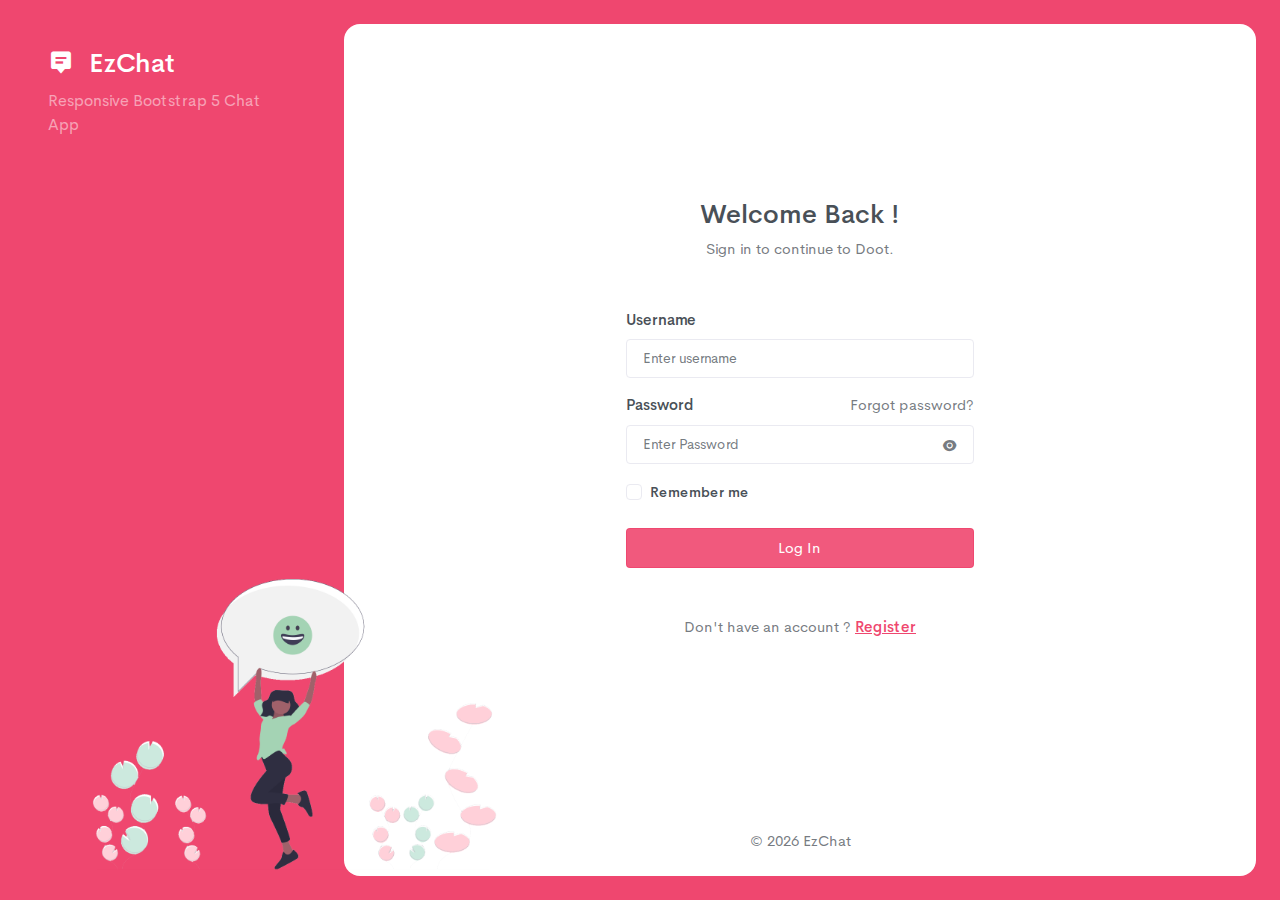
<file: index.html>
<!doctype html>
<html lang="en">

    <head>
        
        <meta charset="utf-8" />
        <title>EzChat | WhatsApp Customer Service Chat Application</title>
        <meta name="viewport" content="width=device-width, initial-scale=1.0">
        <meta content="EzChat - WhatsApp Customer Service Chat Application" name="description" />
        <meta name="keywords" content="WhatsApp Customer Service Chat Application"/>
        <meta content="EzChat" name="author" />
        <!-- App favicon -->
        <link rel="shortcut icon" href="assets/images/favicon.ico" id="tabIcon">

        
        <!-- Bootstrap Css -->
        <link href="assets/css/bootstrap.min.css" id="bootstrap-style" rel="stylesheet" type="text/css" />
        <!-- Icons Css -->
        <link href="assets/css/icons.min.css" rel="stylesheet" type="text/css" />
        <!-- App Css-->
        <link href="assets/css/app.min.css" id="app-style" rel="stylesheet" type="text/css" />


    </head>

    <body>
        <div class="auth-bg">
            <div class="container-fluid p-0">
                <div class="row g-0">
                    <div class="col-xl-3 col-lg-4">
                        <div class="p-4 pb-0 p-lg-5 pb-lg-0 auth-logo-section">
                            <div class="text-white-50">
                                <h3><a href="" class="text-white"><i class="bx bxs-message-alt-detail align-middle text-white h3 mb-1 me-2"></i> EzChat</a></h5>
                                <p class="font-size-16">Responsive Bootstrap 5 Chat App</p>
                            </div>
                            <div class="mt-auto">
                                <img src="assets/images/auth-img.png" alt="" class="auth-img">
                            </div>
                        </div>
                    </div>
                    <!-- end col -->
                    <div class="col-xl-9 col-lg-8">
                        <div class="authentication-page-content">
                            <div class="d-flex flex-column h-100 px-4 pt-4">
                                <div class="row justify-content-center my-auto">
                                    <div class="col-sm-8 col-lg-6 col-xl-5 col-xxl-4">
                                        
                                        <div class="py-md-5 py-4">
                                            
                                            <div class="text-center mb-5">
                                                <h3>Welcome Back !</h3>
                                                <p class="text-muted">Sign in to continue to Doot.</p>
                                            </div>
                                            <form action="chat.html">
                                                <div class="mb-3">
                                                    <label for="username" class="form-label">Username</label>
                                                    <input type="text" class="form-control" id="username" placeholder="Enter username">
                                                </div>
                                                
                                                <div class="mb-3">
                                                    <div class="float-end">
                                                        <a href="auth-recoverpw.html" class="text-muted">Forgot password?</a>
                                                    </div>
                                                    <label for="userpassword" class="form-label">Password</label>
                                                    <div class="position-relative auth-pass-inputgroup mb-3">
                                                        <input type="password" class="form-control pe-5" placeholder="Enter Password" id="password-input">
                                                        <button class="btn btn-link position-absolute end-0 top-0 text-decoration-none text-muted" type="button" id="password-addon"><i class="ri-eye-fill align-middle"></i></button>
                                                    </div>
                                                </div>
            
                                                <div class="form-check form-check-info font-size-16">
                                                    <input class="form-check-input" type="checkbox" id="remember-check">
                                                    <label class="form-check-label font-size-14" for="remember-check">
                                                        Remember me
                                                    </label>
                                                </div>
            
                                                <div class="text-center mt-4">
                                                    <button class="btn btn-primary w-100" type="submit">Log In</button>
                                                </div>

                                            </form><!-- end form -->
            
                                            <div class="mt-5 text-center text-muted">
                                                <p>Don't have an account ? <a href="auth-register.html" class="fw-medium text-decoration-underline"> Register</a></p>
                                            </div>
                                        </div>
                                    </div><!-- end col -->
                                </div><!-- end row -->
            
                                <div class="row">
                                    <div class="col-xl-12">
                                        <div class="text-center text-muted p-4">
                                            <p class="mb-0">&copy; <script>document.write(new Date().getFullYear())</script> EzChat</p>
                                        </div>
                                    </div><!-- end col -->
                                </div><!-- end row -->
            
                            </div>
                        </div>
                    </div>
                    <!-- end col -->
                </div>
                <!-- end row -->
            </div>
            <!-- end container-fluid -->
        </div>
        <!-- end auth bg -->

        <!-- JAVASCRIPT -->
        <script src="assets/libs/bootstrap/js/bootstrap.bundle.min.js"></script>
        <script src="assets/libs/simplebar/simplebar.min.js"></script>
        <script src="assets/libs/node-waves/waves.min.js"></script>
        <!-- password addon -->
        <script src="assets/js/pages/password-addon.init.js"></script>

        <!-- theme-style init -->
        <script src="assets/js/pages/theme-style.init.js"></script>
        
        <script src="assets/js/app.js"></script>

    </body>
</html>
</file>
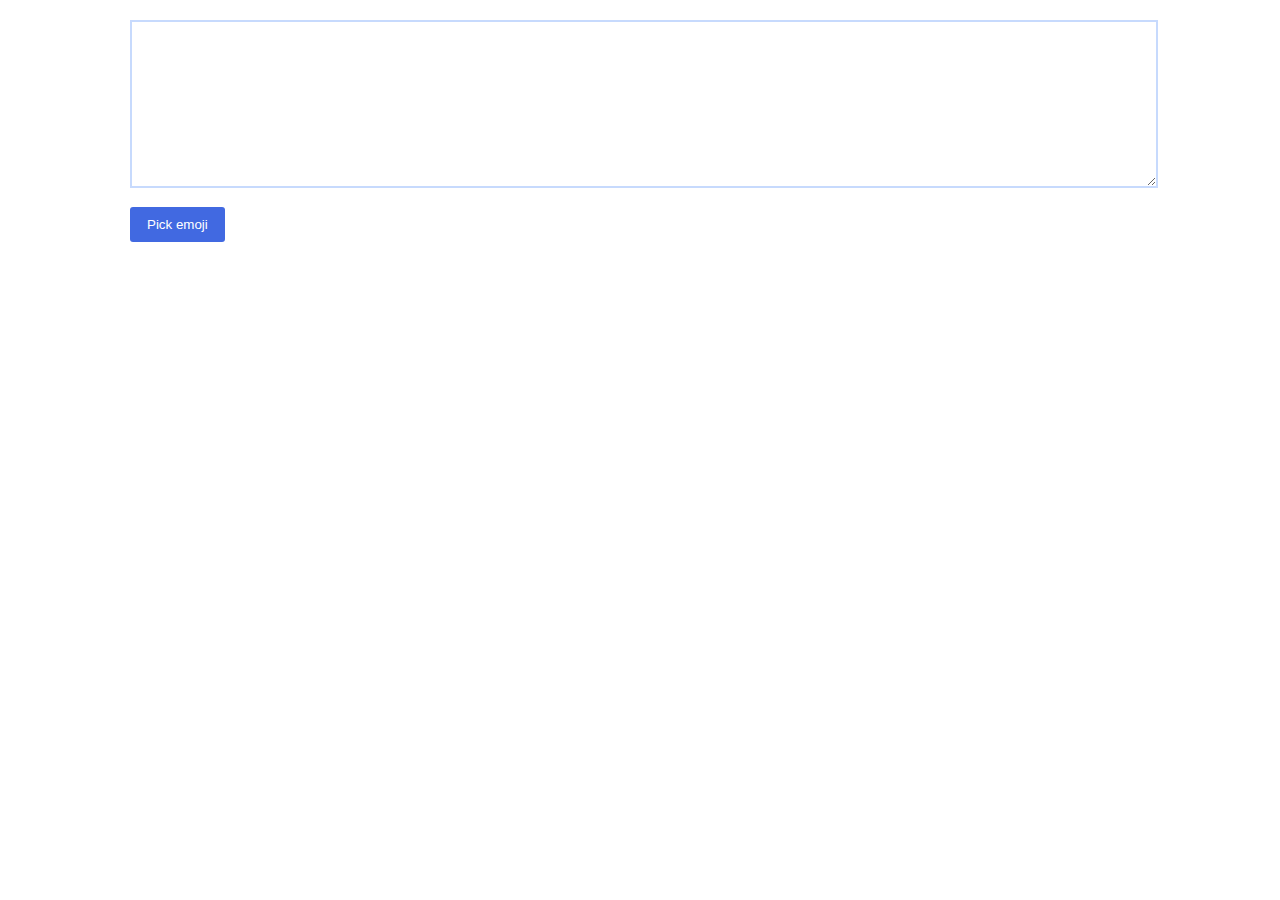
<file: assets/libs/fg-emoji-picker/index.html>
<!DOCTYPE html>
<html lang="en">
<head>
    <meta charset="UTF-8">
    <title>Document</title>
    
    <style>
        html, body {
            width: 100%; height: 100%;
            padding: 0; margin: 0;
            font-family: sans-serif;
        }
        
        button {
            background-color: royalblue;
            color: white; padding: 10px 17px;
            outline: none; border: none;
            border-radius: 3px; cursor: pointer;
        }
        button:hover { background-color: #5378ea;}
        button:active { background-color: royalblue;}
        
        .container {
            max-width: 1020px; margin: auto;
            padding: 20px;
        }
        
        textarea {
            width: 100%; height: 160px;
            margin-bottom: 15px; outline: none;
            border: 2px solid rgb(199, 218, 253);
            font-size: 20px;
        }

       
    </style>
</head>
<body>
    <div class="container">
        <textarea></textarea>
       
       
        <button>Pick emoji</button>
    </div>
    
    
    <script src="fgEmojiPicker.js"></script>
    <script>
        const emojiPicker = new FgEmojiPicker({
            trigger: ['button'],
            removeOnSelection: false,
            closeButton: true,
            position: ['bottom', 'right'],
            preFetch: true,
            insertInto: document.querySelector('textarea'),
            emit(obj, triggerElement) {
                console.log(obj, triggerElement);
            }
        });
    </script>
</body>
</html>
</file>
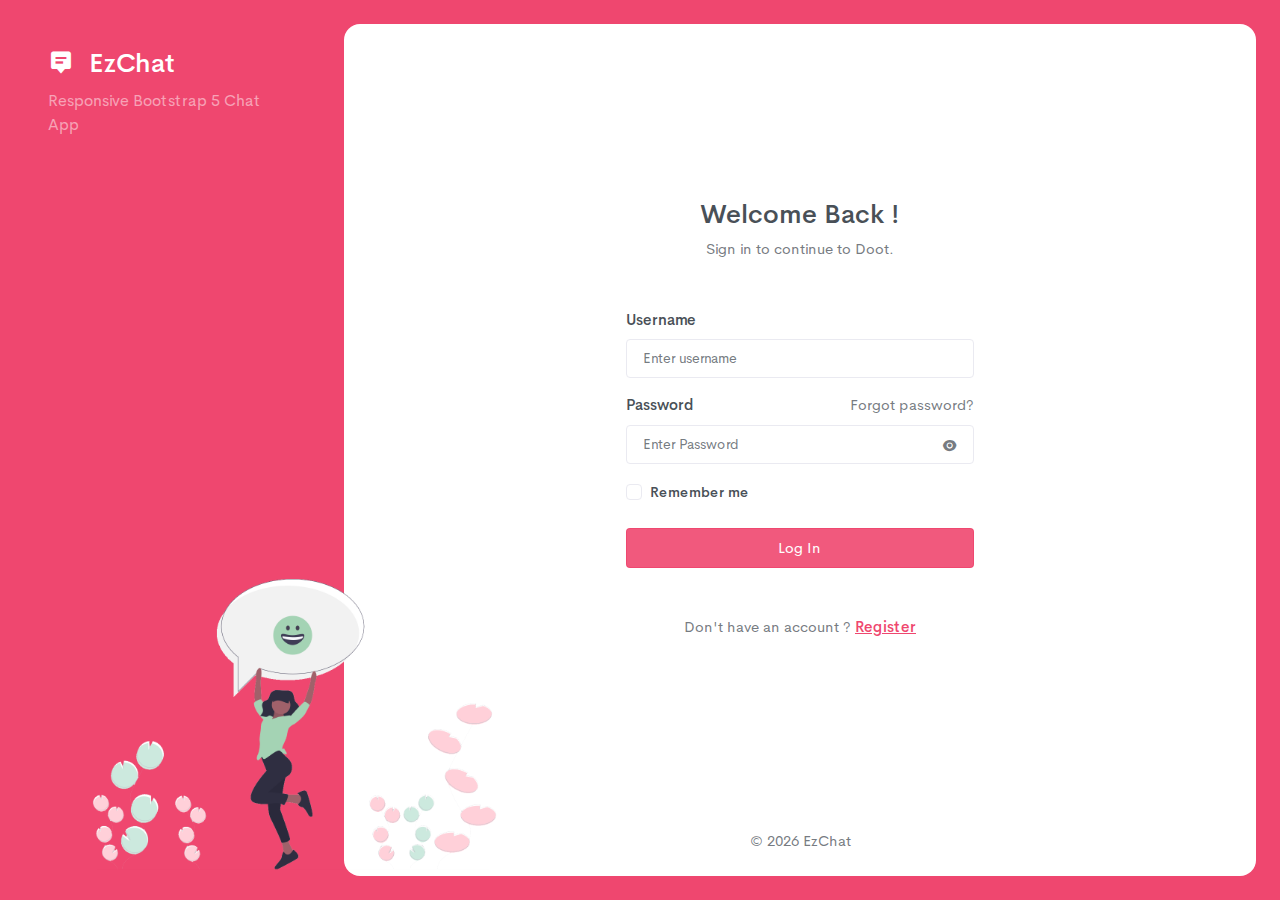
<file: auth-login.html>
<!doctype html>
<html lang="en">

    <head>
        
        <meta charset="utf-8" />
        <title>EzChat | WhatsApp Customer Service Chat Application</title>
        <meta name="viewport" content="width=device-width, initial-scale=1.0">
        <meta content="EzChat - WhatsApp Customer Service Chat Application" name="description" />
        <meta name="keywords" content="WhatsApp Customer Service Chat Application"/>
        <meta content="EzChat" name="author" />
        <!-- App favicon -->
        <link rel="shortcut icon" href="assets/images/favicon.ico" id="tabIcon">

        
        <!-- Bootstrap Css -->
        <link href="assets/css/bootstrap.min.css" id="bootstrap-style" rel="stylesheet" type="text/css" />
        <!-- Icons Css -->
        <link href="assets/css/icons.min.css" rel="stylesheet" type="text/css" />
        <!-- App Css-->
        <link href="assets/css/app.min.css" id="app-style" rel="stylesheet" type="text/css" />


    </head>

    <body>
        <div class="auth-bg">
            <div class="container-fluid p-0">
                <div class="row g-0">
                    <div class="col-xl-3 col-lg-4">
                        <div class="p-4 pb-0 p-lg-5 pb-lg-0 auth-logo-section">
                            <div class="text-white-50">
                                <h3><a href="index.html" class="text-white"><i class="bx bxs-message-alt-detail align-middle text-white h3 mb-1 me-2"></i> EzChat</a></h5>
                                <p class="font-size-16">Responsive Bootstrap 5 Chat App</p>
                            </div>
                            <div class="mt-auto">
                                <img src="assets/images/auth-img.png" alt="" class="auth-img">
                            </div>
                        </div>
                    </div>
                    <!-- end col -->
                    <div class="col-xl-9 col-lg-8">
                        <div class="authentication-page-content">
                            <div class="d-flex flex-column h-100 px-4 pt-4">
                                <div class="row justify-content-center my-auto">
                                    <div class="col-sm-8 col-lg-6 col-xl-5 col-xxl-4">
                                        
                                        <div class="py-md-5 py-4">
                                            
                                            <div class="text-center mb-5">
                                                <h3>Welcome Back !</h3>
                                                <p class="text-muted">Sign in to continue to Doot.</p>
                                            </div>
                                            <form action="index.html">
                                                <div class="mb-3">
                                                    <label for="username" class="form-label">Username</label>
                                                    <input type="text" class="form-control" id="username" placeholder="Enter username">
                                                </div>
                                                
                                                <div class="mb-3">
                                                    <div class="float-end">
                                                        <a href="auth-recoverpw.html" class="text-muted">Forgot password?</a>
                                                    </div>
                                                    <label for="userpassword" class="form-label">Password</label>
                                                    <div class="position-relative auth-pass-inputgroup mb-3">
                                                        <input type="password" class="form-control pe-5" placeholder="Enter Password" id="password-input">
                                                        <button class="btn btn-link position-absolute end-0 top-0 text-decoration-none text-muted" type="button" id="password-addon"><i class="ri-eye-fill align-middle"></i></button>
                                                    </div>
                                                </div>
            
                                                <div class="form-check form-check-info font-size-16">
                                                    <input class="form-check-input" type="checkbox" id="remember-check">
                                                    <label class="form-check-label font-size-14" for="remember-check">
                                                        Remember me
                                                    </label>
                                                </div>
            
                                                <div class="text-center mt-4">
                                                    <button class="btn btn-primary w-100" type="submit">Log In</button>
                                                </div>

                                            </form><!-- end form -->
            
                                            <div class="mt-5 text-center text-muted">
                                                <p>Don't have an account ? <a href="auth-register.html" class="fw-medium text-decoration-underline"> Register</a></p>
                                            </div>
                                        </div>
                                    </div><!-- end col -->
                                </div><!-- end row -->
            
                                <div class="row">
                                    <div class="col-xl-12">
                                        <div class="text-center text-muted p-4">
                                            <p class="mb-0">&copy; <script>document.write(new Date().getFullYear())</script> EzChat</p>
                                        </div>
                                    </div><!-- end col -->
                                </div><!-- end row -->
            
                            </div>
                        </div>
                    </div>
                    <!-- end col -->
                </div>
                <!-- end row -->
            </div>
            <!-- end container-fluid -->
        </div>
        <!-- end auth bg -->

        <!-- JAVASCRIPT -->
        <script src="assets/libs/bootstrap/js/bootstrap.bundle.min.js"></script>
        <script src="assets/libs/simplebar/simplebar.min.js"></script>
        <script src="assets/libs/node-waves/waves.min.js"></script>
        <!-- password addon -->
        <script src="assets/js/pages/password-addon.init.js"></script>

        <!-- theme-style init -->
        <script src="assets/js/pages/theme-style.init.js"></script>
        
        <script src="assets/js/app.js"></script>

    </body>
</html>
</file>
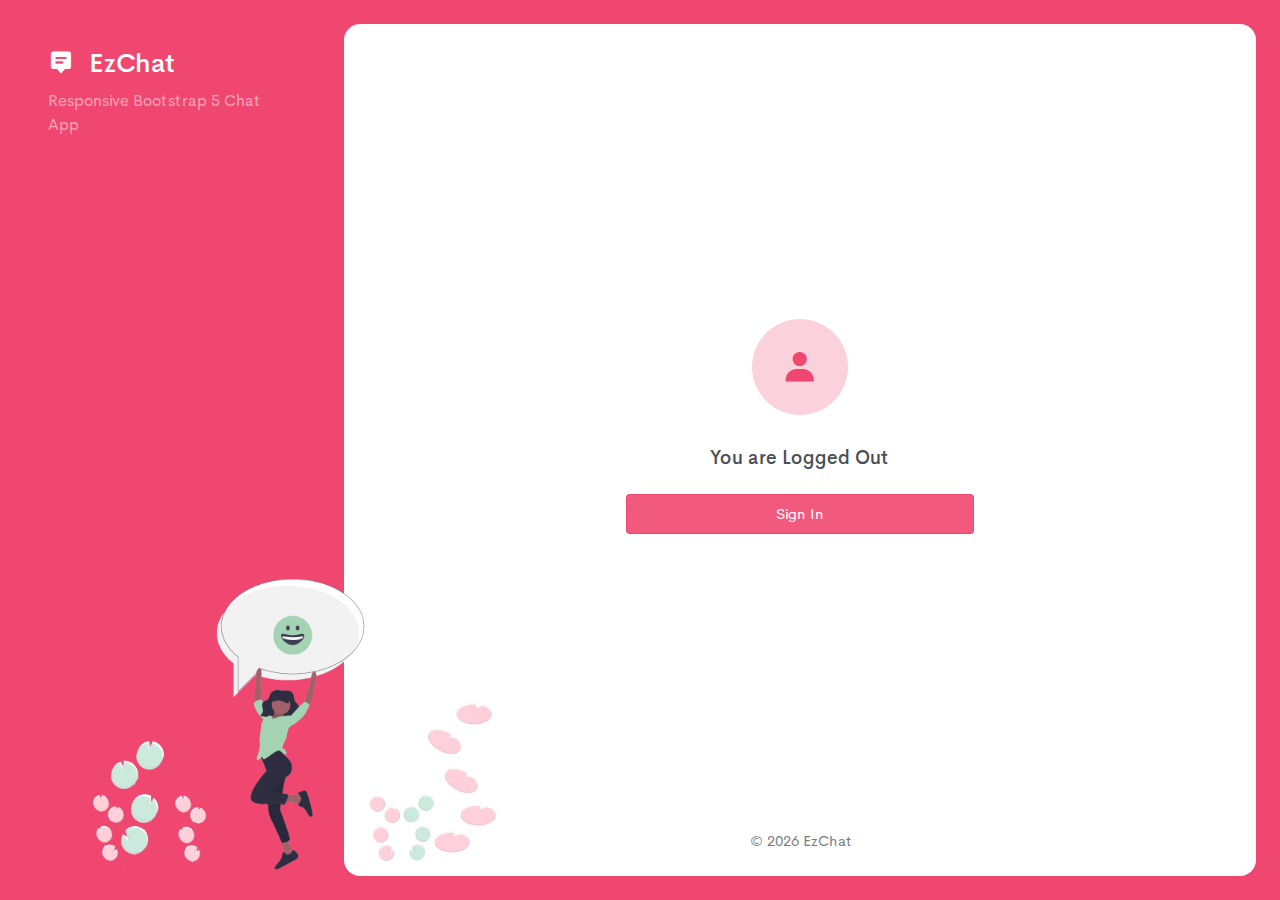
<file: auth-logout.html>
<!doctype html>
<html lang="en">

    <head>
        
        <meta charset="utf-8" />
        <title>EzChat | WhatsApp Customer Service Chat Application</title>
        <meta name="viewport" content="width=device-width, initial-scale=1.0">
        <meta content="EzChat - WhatsApp Customer Service Chat Application" name="description" />
        <meta name="keywords" content="WhatsApp Customer Service Chat Application"/>
        <meta content="EzChat" name="author" />
        <!-- App favicon -->
        <link rel="shortcut icon" href="assets/images/favicon.ico" id="tabIcon">

        
        <!-- Bootstrap Css -->
        <link href="assets/css/bootstrap.min.css" id="bootstrap-style" rel="stylesheet" type="text/css" />
        <!-- Icons Css -->
        <link href="assets/css/icons.min.css" rel="stylesheet" type="text/css" />
        <!-- App Css-->
        <link href="assets/css/app.min.css" id="app-style" rel="stylesheet" type="text/css" />


    </head>

    <body>
        <div class="auth-bg">
            <div class="container-fluid p-0">
                <div class="row g-0">
                    <div class="col-xl-3 col-lg-4">
                        <div class="p-4 pb-0 p-lg-5 pb-lg-0 auth-logo-section">
                            <div class="text-white-50">
                                <h3><a href="" class="text-white"><i class="bx bxs-message-alt-detail align-middle text-white h3 mb-1 me-2"></i> EzChat</a></h5>
                                <p class="font-size-16">Responsive Bootstrap 5 Chat App</p>
                            </div>
                            <div class="mt-auto">
                                <img src="assets/images/auth-img.png" alt="" class="auth-img">
                            </div>
                        </div>
                    </div>
                    <!-- end col -->
                    <div class="col-xl-9 col-lg-8">
                        <div class="authentication-page-content">
                            <div class="d-flex flex-column h-100 px-4 pt-4">
                                <div class="row justify-content-center my-auto">
                                    <div class="col-sm-8 col-lg-6 col-xl-5 col-xxl-4">
                                        
                                        <div class="py-md-5 py-4 text-center">
                                            
                                            <div class="avatar-xl mx-auto">
                                                <div class="avatar-title bg-primary-subtle text-primary h1 rounded-circle">
                                                    <i class="bx bxs-user"></i>
                                                </div>
                                            </div>
                                            <div class="mt-4 pt-2">
                                                <h5>You are Logged Out</h5>
                                                <div class="mt-4">
                                                    <a href="index.html" class="btn btn-primary w-100 waves-effect waves-light">Sign In</a>
                                                </div>
                                            </div>
                                        </div>
                                    </div><!-- end col -->
                                </div><!-- end row -->
            
                                <div class="row">
                                    <div class="col-xl-12">
                                        <div class="text-center text-muted p-4">
                                            <p class="mb-0">&copy; <script>document.write(new Date().getFullYear())</script> EzChat</p>
                                        </div>
                                    </div><!-- end col -->
                                </div><!-- end row -->
            
                            </div>
                        </div>
                    </div>
                    <!-- end col -->
                </div>
                <!-- end row -->
            </div>
            <!-- end container-fluid -->
        </div>
        <!-- end auth bg -->

        <!-- JAVASCRIPT -->
        <script src="assets/libs/bootstrap/js/bootstrap.bundle.min.js"></script>
        <script src="assets/libs/simplebar/simplebar.min.js"></script>
        <script src="assets/libs/node-waves/waves.min.js"></script>

        <!-- theme-style init -->
        <script src="assets/js/pages/theme-style.init.js"></script>

        <script src="assets/js/app.js"></script>

    </body>
</html>
</file>
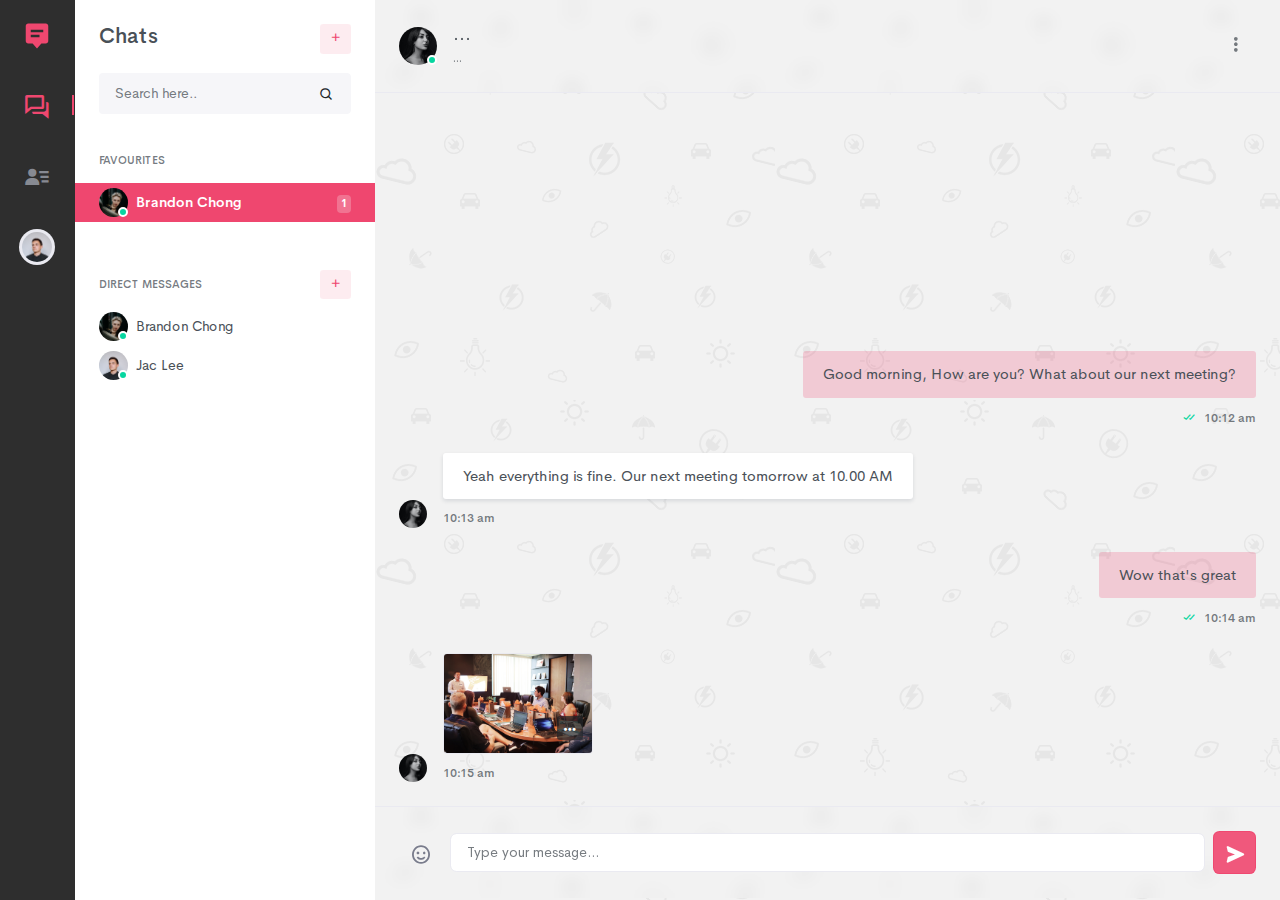
<file: chat.html>
<!doctype html>
<html lang="en">

    <head>
        
        <meta charset="utf-8" />
        <title>EzChat | WhatsApp Customer Service Chat Application</title>
        <meta name="viewport" content="width=device-width, initial-scale=1.0">
        <meta content="EzChat - WhatsApp Customer Service Chat Application" name="description" />
        <meta name="keywords" content="WhatsApp Customer Service Chat Application"/>
        <meta content="EzChat" name="author" />
        <!-- App favicon -->
        <link rel="shortcut icon" href="assets/images/favicon.ico" id="tabIcon">

        <!-- glightbox css -->
        <link rel="stylesheet" href="assets/libs/glightbox/css/glightbox.min.css">

        <!-- swiper css -->
        <link rel="stylesheet" href="assets/libs/swiper/swiper-bundle.min.css">

        
        <!-- Bootstrap Css -->
        <link href="assets/css/bootstrap.min.css" id="bootstrap-style" rel="stylesheet" type="text/css" />
        <!-- Icons Css -->
        <link href="assets/css/icons.min.css" rel="stylesheet" type="text/css" />
        <!-- App Css-->
        <link href="assets/css/app.min.css" id="app-style" rel="stylesheet" type="text/css" />


    </head>

    <body>

        <div class="layout-wrapper d-lg-flex">

            <!-- Start left sidebar-menu -->
            <div class="side-menu flex-lg-column">
                <!-- LOGO -->
                <div class="navbar-brand-box">
                    <a href="chat.html" class="logo logo-dark">
                        <span class="logo-sm">
                            <svg xmlns="http://www.w3.org/2000/svg" width="30" height="30" viewBox="0 0 24 24"><path d="M8.5,18l3.5,4l3.5-4H19c1.103,0,2-0.897,2-2V4c0-1.103-0.897-2-2-2H5C3.897,2,3,2.897,3,4v12c0,1.103,0.897,2,2,2H8.5z M7,7h10v2H7V7z M7,11h7v2H7V11z"/></svg>
                        </span>
                    </a>

                    <a href="chat.html" class="logo logo-light">
                        <span class="logo-sm">
                            <svg xmlns="http://www.w3.org/2000/svg" width="30" height="30" viewBox="0 0 24 24"><path d="M8.5,18l3.5,4l3.5-4H19c1.103,0,2-0.897,2-2V4c0-1.103-0.897-2-2-2H5C3.897,2,3,2.897,3,4v12c0,1.103,0.897,2,2,2H8.5z M7,7h10v2H7V7z M7,11h7v2H7V11z"/></svg>
                        </span>
                    </a>
                </div>
                <!-- end navbar-brand-box -->

                <!-- Start side-menu nav -->
                <div class="flex-lg-column my-0 sidemenu-navigation">
                    <ul class="nav nav-pills side-menu-nav" role="tablist">

                        <li class="nav-item" data-bs-toggle="tooltip" data-bs-placement="right" data-bs-trigger="hover" data-bs-container=".sidemenu-navigation" title="Chats">
                            <a class="nav-link active" id="pills-chat-tab" data-bs-toggle="pill" href="#pills-chat" role="tab">
                                <i class='bx bx-conversation'></i>
                            </a>
                        </li>

                        <li class="nav-item" data-bs-toggle="tooltip" data-bs-placement="right" data-bs-trigger="hover" data-bs-container=".sidemenu-navigation" title="Contacts">
                            <a class="nav-link" id="pills-contacts-tab" data-bs-toggle="pill" href="#pills-contacts" role="tab">
                                <i class='bx bxs-user-detail'></i>
                            </a>
                        </li>

                        <li class="nav-item dropdown profile-user-dropdown">
                            <a class="nav-link dropdown-toggle" href="#" role="button" data-bs-toggle="dropdown" aria-haspopup="true" aria-expanded="false">
                                <img src="assets/images/users/avatar-1.jpg" alt="" class="profile-user rounded-circle">
                            </a>
                            <div class="dropdown-menu">
                                <a class="dropdown-item d-flex align-items-center justify-content-between" id="pills-user-tab" data-bs-toggle="pill" href="#pills-user" role="tab">Profile <i class="bx bx-user-circle text-muted ms-1"></i></a>
                                <a class="dropdown-item d-flex align-items-center justify-content-between" id="pills-setting-tab" data-bs-toggle="pill" href="#pills-setting" role="tab">Setting <i class="bx bx-cog text-muted ms-1"></i></a>

                                <div class="dropdown-divider"></div>
                                
                                <a class="dropdown-item d-flex align-items-center justify-content-between" href="auth-logout.html">Log out <i class="bx bx-log-out-circle text-muted ms-1"></i></a>
                            </div>
                        </li>
                    </ul>
                </div>
                <!-- end side-menu nav -->
            </div>
            <!-- end left sidebar-menu -->

            <!-- start chat-leftsidebar -->
            <div class="chat-leftsidebar">

                <div class="tab-content">
                    <!-- Start Profile tab-pane -->
                    <div class="tab-pane" id="pills-user" role="tabpanel" aria-labelledby="pills-user-tab">
                        <!-- Start profile content -->
                        <div>
                            <div class="user-profile-img">
                                <img src="assets/images/small/img-4.jpg" class="profile-img" style="height: 160px;" alt="">
                                <div class="overlay-content">
                                    <div>
                                        <div class="user-chat-nav p-2 ps-3">
                    
                                            <div class="d-flex w-100 align-items-center">
                                                <div class="flex-grow-1">
                                                    <h5 class="text-white mb-0">My Profile</h5>
                                                </div>
                                                <div class="flex-shrink-0">
                                                    <div class="dropdown">
                                                        <button class="btn nav-btn text-white dropdown-toggle" type="button" data-bs-toggle="dropdown" aria-haspopup="true" aria-expanded="false">
                                                            <i class='bx bx-dots-vertical-rounded'></i>
                                                        </button>
                                                        <div class="dropdown-menu dropdown-menu-end">
                                                            <a class="dropdown-item d-flex align-items-center justify-content-between" href="#">Info <i class="bx bx-info-circle ms-2 text-muted"></i></a>
                                                            <a class="dropdown-item d-flex align-items-center justify-content-between" href="#">Setting <i class="bx bx-cog text-muted ms-2"></i></a>
                                                            <div class="dropdown-divider"></div>
                                                            <a class="dropdown-item d-flex align-items-center justify-content-between" href="#">Help <i class="bx bx-help-circle ms-2 text-muted"></i></a>
                                                        </div>
                                                    </div>
                                                </div>
                                            </div>
                                        </div>
                                    </div>
                                </div>
                            </div>

                            <div class="text-center p-3 p-lg-4 border-bottom pt-2 pt-lg-2 mt-n5 position-relative">
                                <div class="mb-lg-3 mb-2">
                                    <img src="assets/images/users/avatar-1.jpg" class="rounded-circle avatar-lg img-thumbnail" alt="">
                                </div>

                                <h5 class="font-size-16 mb-1 text-truncate">User Profile</h5>
                                <p class="text-muted font-size-14 text-truncate mb-0">Profile Remarks</p>
                            </div>
                            <!-- End profile user -->

                            <!-- Start user-profile-desc -->
                            <div class="p-4 profile-desc" data-simplebar>
                                <div class="text-muted">
                                    <p class="mb-4">Some text here...</p>
                                </div>

                                <hr class="my-4">

                            </div>
                            <!-- end user-profile-desc -->
                        </div>
                        <!-- End profile content -->
                    </div> 
                    <!-- End Profile tab-pane -->

                    <!-- Start chats tab-pane -->
                    <div class="tab-pane show active" id="pills-chat" role="tabpanel" aria-labelledby="pills-chat-tab">
                        <!-- Start chats content -->
                        <div>
                            <div class="px-4 pt-4">
                                <div class="d-flex align-items-start">
                                    <div class="flex-grow-1">
                                        <h4 class="mb-4">Chats</h4>
                                    </div>
                                    <div class="flex-shrink-0">
                                        <div data-bs-toggle="tooltip" data-bs-trigger="hover" data-bs-placement="bottom" title="Add Contact">

                                            <!-- Button trigger modal -->
                                            <button type="button" class="btn btn-soft-primary btn-sm" data-bs-toggle="modal" data-bs-target="#addContact-exampleModal">
                                                <i class="bx bx-plus"></i>
                                            </button>
                                        </div>
                                    </div>
                                </div>
                                <form>
                                    <div class="input-group mb-3">
                                        <input type="text" class="form-control bg-light border-0 pe-0" id="serachChatUser" onkeyup="searchUser()" placeholder="Search here.." 
                                        aria-label="Example text with button addon" aria-describedby="searchbtn-addon" autocomplete="off">
                                        <button class="btn btn-light" type="button" id="searchbtn-addon"><i class='bx bx-search align-middle'></i></button>
                                    </div>
                                </form>

                            </div> <!-- .p-4 -->

                            <div class="chat-room-list" data-simplebar>
                                <!-- Start chat-message-list -->
                                <h5 class="mb-3 px-4 mt-4 font-size-11 text-muted text-uppercase">Favourites</h5>

                                <div class="chat-message-list">
            
                                    <ul class="list-unstyled chat-list chat-user-list" id="favourite-users">
                                    </ul>
                                </div>

                                <div class="d-flex align-items-center px-4 mt-5 mb-2">
                                    <div class="flex-grow-1">
                                        <h4 class="mb-0 font-size-11 text-muted text-uppercase">Direct Messages</h4>
                                    </div>
                                    <div class="flex-shrink-0">
                                        <div data-bs-toggle="tooltip" data-bs-trigger="hover" data-bs-placement="bottom" title="New Message">

                                            <!-- Button trigger modal -->
                                            <button type="button" class="btn btn-soft-primary btn-sm" data-bs-toggle="modal" data-bs-target=".contactModal">
                                                <i class="bx bx-plus"></i>
                                            </button>
                                        </div>
                                    </div>
                                </div>

                                <div class="chat-message-list">
            
                                    <ul class="list-unstyled chat-list chat-user-list" id="usersList">
                
                                    </ul>
                                </div>
                                
                            </div>

                        </div>
                        <!-- Start chats content -->

                        <!-- Start add group Modal -->
                        <div class="modal fade" id="addgroup-exampleModal" tabindex="-1" role="dialog" aria-labelledby="addgroup-exampleModalLabel" aria-hidden="true">
                            <div class="modal-dialog modal-dialog-centered modal-dialog-scrollable">
                                <div class="modal-content modal-header-colored shadow-lg border-0">
                                    <div class="modal-header">
                                        <h5 class="modal-title text-white font-size-16" id="addgroup-exampleModalLabel">Create New Group</h5>
                                        <button type="button" class="btn-close btn-close-white" data-bs-dismiss="modal" aria-label="Close">
                                        </button>
                                    </div>
                                    <div class="modal-body p-4">
                                        <form>
                                            <div class="mb-4">
                                                <label for="addgroupname-input" class="form-label">Group Name</label>
                                                <input type="text" class="form-control" id="addgroupname-input" placeholder="Enter Group Name">
                                            </div>
                                            <div class="mb-4">
                                                <label class="form-label">Group Members</label>
                                                <div class="mb-3">
                                                    <button class="btn btn-light btn-sm" type="button" data-bs-toggle="collapse" data-bs-target="#groupmembercollapse" aria-expanded="false" aria-controls="groupmembercollapse">
                                                        Select Members
                                                    </button>
                                                </div>

                                                <div class="collapse" id="groupmembercollapse">
                                                    <div class="card border">
                                                        <div class="card-header">
                                                            <h5 class="font-size-15 mb-0">Contacts</h5>
                                                        </div>
                                                        <div class="card-body p-2">
                                                            <div data-simplebar style="max-height: 150px;">
                                                                <div>
                                                                    <div class="contact-list-title">
                                                                        A
                                                                    </div>

                                                                    <ul class="list-unstyled contact-list">
                                                                        <li>
                                                                            <div class="form-check">
                                                                                <input type="checkbox" class="form-check-input" id="memberCheck1" checked>
                                                                                <label class="form-check-label" for="memberCheck1">Albert Rodarte</label>
                                                                            </div>
                                                                        </li>

                                                                        <li>
                                                                            <div class="form-check">
                                                                                <input type="checkbox" class="form-check-input" id="memberCheck2">
                                                                                <label class="form-check-label" for="memberCheck2">Allison Etter</label>
                                                                            </div>
                                                                        </li>
                                                                    </ul>
                                                                </div>

                                                                <div>
                                                                    <div class="contact-list-title">
                                                                        C
                                                                    </div>

                                                                    <ul class="list-unstyled contact-list">
                                                                        <li>
                                                                            <div class="form-check">
                                                                                <input type="checkbox" class="form-check-input" id="memberCheck3">
                                                                                <label class="form-check-label" for="memberCheck3">Craig Smiley</label>
                                                                            </div>
                                                                        </li>

                                                                    </ul>
                                                                </div>

                                                                <div>
                                                                    <div class="contact-list-title">
                                                                        D
                                                                    </div>

                                                                    <ul class="list-unstyled contact-list">
                                                                        <li>
                                                                            <div class="form-check">
                                                                                <input type="checkbox" class="form-check-input" id="memberCheck4">
                                                                                <label class="form-check-label" for="memberCheck4">Daniel Clay</label>
                                                                            </div>
                                                                        </li>

                                                                    </ul>
                                                                </div>

                                                                <div>
                                                                    <div class="contact-list-title">
                                                                        I
                                                                    </div>

                                                                    <ul class="list-unstyled contact-list">
                                                                        <li>
                                                                            <div class="form-check">
                                                                                <input type="checkbox" class="form-check-input" id="memberCheck5">
                                                                                <label class="form-check-label" for="memberCheck5">Iris Wells</label>
                                                                            </div>
                                                                        </li>

                                                                    </ul>
                                                                </div>

                                                                <div>
                                                                    <div class="contact-list-title">
                                                                        J
                                                                    </div>

                                                                    <ul class="list-unstyled contact-list">
                                                                        <li>
                                                                            <div class="form-check">
                                                                                <input type="checkbox" class="form-check-input" id="memberCheck6">
                                                                                <label class="form-check-label" for="memberCheck6">Juan Flakes</label>
                                                                            </div>
                                                                        </li>

                                                                        <li>
                                                                            <div class="form-check">
                                                                                <input type="checkbox" class="form-check-input" id="memberCheck7">
                                                                                <label class="form-check-label" for="memberCheck7">John Hall</label>
                                                                            </div>
                                                                        </li>

                                                                        <li>
                                                                            <div class="form-check">
                                                                                <input type="checkbox" class="form-check-input" id="memberCheck8">
                                                                                <label class="form-check-label" for="memberCheck8">Joy Southern</label>
                                                                            </div>
                                                                        </li>

                                                                    </ul>
                                                                </div>

                                                                <div>
                                                                    <div class="contact-list-title">
                                                                        M
                                                                    </div>

                                                                    <ul class="list-unstyled contact-list">
                                                                        <li>
                                                                            <div class="form-check">
                                                                                <input type="checkbox" class="form-check-input" id="memberCheck9">
                                                                                <label class="form-check-label" for="memberCheck9">Michael Hinton</label>
                                                                            </div>
                                                                        </li>

                                                                        <li>
                                                                            <div class="form-check">
                                                                                <input type="checkbox" class="form-check-input" id="memberCheck10">
                                                                                <label class="form-check-label" for="memberCheck10">Mary Farmer</label>
                                                                            </div>
                                                                        </li>

                                                                    </ul>
                                                                </div>

                                                                <div>
                                                                    <div class="contact-list-title">
                                                                        P
                                                                    </div>

                                                                    <ul class="list-unstyled contact-list">
                                                                        <li>
                                                                            <div class="form-check">
                                                                                <input type="checkbox" class="form-check-input" id="memberCheck11">
                                                                                <label class="form-check-label" for="memberCheck11">Phillis Griffin</label>
                                                                            </div>
                                                                        </li>

                                                                    </ul>
                                                                </div>

                                                                <div>
                                                                    <div class="contact-list-title">
                                                                        R
                                                                    </div>

                                                                    <ul class="list-unstyled contact-list">
                                                                        <li>
                                                                            <div class="form-check">
                                                                                <input type="checkbox" class="form-check-input" id="memberCheck12">
                                                                                <label class="form-check-label" for="memberCheck12">Rocky Jackson</label>
                                                                            </div>
                                                                        </li>

                                                                    </ul>
                                                                </div>

                                                                <div>
                                                                    <div class="contact-list-title">
                                                                        S
                                                                    </div>

                                                                    <ul class="list-unstyled contact-list">
                                                                        <li>
                                                                            <div class="form-check">
                                                                                <input type="checkbox" class="form-check-input" id="memberCheck13">
                                                                                <label class="form-check-label" for="memberCheck13">Simon Velez</label>
                                                                            </div>
                                                                        </li>

                                                                    </ul>
                                                                </div>
                                                            </div>
                                                        </div>
                                
                                                    </div>
                                                </div>
                                            </div>
                                            <div class="mb-3">
                                                <label for="addgroupdescription-input" class="form-label">Description</label>
                                                <textarea class="form-control" id="addgroupdescription-input" rows="3" placeholder="Enter Description"></textarea>
                                            </div>
                                        </form>
                                    </div>
                                    <div class="modal-footer">
                                        <button type="button" class="btn btn-link" data-bs-dismiss="modal">Close</button>
                                        <button type="button" class="btn btn-primary">Create Groups</button>
                                    </div>
                                </div>
                            </div>
                        </div>
                        <!-- End add group Modal -->
                    </div>
                    <!-- End chats tab-pane -->

                    <!-- Start contacts tab-pane -->
                    <div class="tab-pane" id="pills-contacts" role="tabpanel" aria-labelledby="pills-contacts-tab">
                        <!-- Start Contact content -->
                        <div>
                            <div class="px-4 pt-4">
                                <div class="d-flex align-items-start">
                                    <div class="flex-grow-1">
                                        <h4 class="mb-4">Contacts</h4>
                                    </div>
                                    <div class="flex-shrink-0">
                                        <div data-bs-toggle="tooltip" data-bs-trigger="hover" data-bs-placement="bottom" title="Add Contact">

                                            <!-- Button trigger modal -->
                                            <button type="button" class="btn btn-soft-primary btn-sm" data-bs-toggle="modal" data-bs-target="#addContact-exampleModal">
                                                <i class="bx bx-plus"></i>
                                            </button>
                                        </div>
                                    </div>
                                </div>

                                <form>
                                    <div class="input-group mb-4">
                                        <input type="text" class="form-control bg-light border-0 pe-0" id="searchContact" onkeyup="searchContacts()" placeholder="Search Contacts.." aria-label="Search Contacts..." 
                                        aria-describedby="button-searchcontactsaddon" autocomplete="off">
                                        <button class="btn btn-light" type="button" id="button-searchcontactsaddon"><i class='bx bx-search align-middle'></i></button>
                                    </div>
                                </form>
                            </div>
                            <!-- end p-4 -->

                            <div class="chat-message-list chat-group-list" data-simplebar >
                                <div class="sort-contact">            
                                </div>
                            </div>
                            <!-- end contact lists -->
                        </div>
                        <!-- Start Contact content -->
                    </div>
                    <!-- End contacts tab-pane -->

                    <!-- Start calls tab-pane -->
                    <div class="tab-pane" id="pills-calls" role="tabpanel" aria-labelledby="pills-calls-tab">
                        <!-- Start Contact content -->
                        <div>
                            <div class="px-4 pt-4">
                                <div class="d-flex align-items-start">
                                    <div class="flex-grow-1">
                                        <h4 class="mb-3">Calls</h4>
                                    </div>
                                </div>
                            </div>
                            <!-- end p-4 -->

                            <!-- Start contact lists -->
                            <div class="chat-message-list chat-call-list" data-simplebar>
                                <ul class="list-unstyled chat-list" id="callList">      
                  
                                </ul>
                            </div>
                            <!-- end contact lists -->
                        </div>
                        <!-- Start Contact content -->
                    </div>
                    <!-- End calls tab-pane -->

                    <!-- Start bookmark tab-pane -->
                    <div class="tab-pane" id="pills-bookmark" role="tabpanel" aria-labelledby="pills-bookmark-tab">
                        <!-- Start Contact content -->
                        <div>
                            <div class="px-4 pt-4">
                                <div class="d-flex align-items-start">
                                    <div class="flex-grow-1">
                                        <h4 class="mb-3">Bookmark</h4>
                                    </div>
                                </div>
                            </div>
                            <!-- end p-4 -->

                            <!-- Start contact lists -->
                            <div class="chat-message-list chat-bookmark-list" data-simplebar>
                                <ul class="list-unstyled chat-list">
                                    <li>
                                        <div class="d-flex align-items-center">
                                            <div class="flex-shrink-0 avatar-xs ms-1 me-3">
                                                <div class="avatar-title bg-primary-subtle text-primary rounded-circle">
                                                    <i class="bx bx-file"></i>
                                                </div>
                                            </div>
                                            <div class="flex-grow-1 overflow-hidden">
                                                <h5 class="font-size-14 mb-1"><a href="#" class="text-truncate p-0">design-phase-1-approved.pdf</a></h5>
                                                <p class="text-muted text-truncate font-size-13 mb-0">12.5 MB</p>
                                            </div>

                                            <div class="flex-shrink-0 ms-3">
                                                <div class="dropdown">
                                                    <a class="dropdown-toggle font-size-16 text-muted px-1" href="#" role="button" data-bs-toggle="dropdown" aria-haspopup="true" aria-expanded="false">
                                                        <i class="bx bx-dots-horizontal-rounded"></i>
                                                    </a>
                                                    <div class="dropdown-menu dropdown-menu-end">
                                                        <a class="dropdown-item d-flex align-items-center justify-content-between" href="#">Open <i class="bx bx-folder-open ms-2 text-muted"></i></a>
                                                        <a class="dropdown-item d-flex align-items-center justify-content-between" href="#">Edit <i class="bx bx-pencil ms-2 text-muted"></i></a>
                                                        <div class="dropdown-divider"></div>
                                                        <a class="dropdown-item d-flex align-items-center justify-content-between" href="#">Delete <i class="bx bx-trash ms-2 text-muted"></i></a>
                                                    </div>
                                                </div>
                                            </div>
                                        </div>
                                    </li>
                                    <li>
                                        <div class="d-flex align-items-center">
                                            <div class="flex-shrink-0 avatar-xs ms-1 me-3">
                                                <div class="avatar-title bg-primary-subtle text-primary rounded-circle">
                                                    <i class="bx bx-pin"></i>
                                                </div>
                                            </div>
                                            <div class="flex-grow-1 overflow-hidden">
                                                <h5 class="font-size-14 mb-1"><a href="#" class="text-truncate p-0">Bg Pattern</a></h5>
                                                <p class="text-muted text-truncate font-size-13 mb-0">https://bgpattern.com/</p>
                                            </div>

                                            <div class="flex-shrink-0 ms-3">
                                                <div class="dropdown">
                                                    <a class="dropdown-toggle font-size-18 text-muted px-1" href="#" role="button" data-bs-toggle="dropdown" aria-haspopup="true" aria-expanded="false">
                                                        <i class="bx bx-dots-horizontal-rounded"></i>
                                                    </a>
                                                    <div class="dropdown-menu dropdown-menu-end">
                                                        <a class="dropdown-item d-flex align-items-center justify-content-between" href="#">Open <i class="bx bx-folder-open ms-2 text-muted"></i></a>
                                                        <a class="dropdown-item d-flex align-items-center justify-content-between" href="#">Edit <i class="bx bx-pencil ms-2 text-muted"></i></a>
                                                        <div class="dropdown-divider"></div>
                                                        <a class="dropdown-item d-flex align-items-center justify-content-between" href="#">Delete <i class="bx bx-trash ms-2 text-muted"></i></a>
                                                    </div>
                                                </div>
                                            </div>
                                        </div>
                                    </li>
                                    <li>
                                        <div class="d-flex align-items-center">
                                            <div class="flex-shrink-0 avatar-xs ms-1 me-3">
                                                <div class="avatar-title bg-primary-subtle text-primary rounded-circle">
                                                    <i class="bx bx-image"></i>
                                                </div>
                                            </div>
                                            <div class="flex-grow-1 overflow-hidden">
                                                <h5 class="font-size-14 mb-1"><a href="#" class="text-truncate p-0">Image-001.jpg</a></h5>
                                                <p class="text-muted text-truncate font-size-13 mb-0">4.2 MB</p>
                                            </div>

                                            <div class="flex-shrink-0 ms-3">
                                                <div class="dropdown">
                                                    <a class="dropdown-toggle font-size-16 text-muted px-1" href="#" role="button" data-bs-toggle="dropdown" aria-haspopup="true" aria-expanded="false">
                                                        <i class="bx bx-dots-horizontal-rounded"></i>
                                                    </a>
                                                    <div class="dropdown-menu dropdown-menu-end">
                                                        <a class="dropdown-item d-flex align-items-center justify-content-between" href="#">Open <i class="bx bx-folder-open ms-2 text-muted"></i></a>
                                                        <a class="dropdown-item d-flex align-items-center justify-content-between" href="#">Edit <i class="bx bx-pencil ms-2 text-muted"></i></a>
                                                        <div class="dropdown-divider"></div>
                                                        <a class="dropdown-item d-flex align-items-center justify-content-between" href="#">Delete <i class="bx bx-trash ms-2 text-muted"></i></a>
                                                    </div>
                                                </div>
                                            </div>
                                        </div>
                                    </li>
                                    <li>
                                        <div class="d-flex align-items-center">
                                            <div class="flex-shrink-0 avatar-xs ms-1 me-3">
                                                <div class="avatar-title bg-primary-subtle text-primary rounded-circle">
                                                    <i class="bx bx-pin"></i>
                                                </div>
                                            </div>
                                            <div class="flex-grow-1 overflow-hidden">
                                                <h5 class="font-size-14 mb-1"><a href="#" class="text-truncate p-0">Images</a></h5>
                                                <p class="text-muted text-truncate font-size-13 mb-0">https://images123.com/</p>
                                            </div>

                                            <div class="flex-shrink-0 ms-3">
                                                <div class="dropdown">
                                                    <a class="dropdown-toggle font-size-18 text-muted px-1" href="#" role="button" data-bs-toggle="dropdown" aria-haspopup="true" aria-expanded="false">
                                                        <i class="bx bx-dots-horizontal-rounded"></i>
                                                    </a>
                                                    <div class="dropdown-menu dropdown-menu-end">
                                                        <a class="dropdown-item d-flex align-items-center justify-content-between" href="#">Open <i class="bx bx-folder-open ms-2 text-muted"></i></a>
                                                        <a class="dropdown-item d-flex align-items-center justify-content-between" href="#">Edit <i class="bx bx-pencil ms-2 text-muted"></i></a>
                                                        <div class="dropdown-divider"></div>
                                                        <a class="dropdown-item d-flex align-items-center justify-content-between" href="#">Delete <i class="bx bx-trash ms-2 text-muted"></i></a>
                                                    </div>
                                                </div>
                                            </div>
                                        </div>
                                    </li>
                                    <li>
                                        <div class="d-flex align-items-center">
                                            <div class="flex-shrink-0 avatar-xs ms-1 me-3">
                                                <div class="avatar-title bg-primary-subtle text-primary rounded-circle">
                                                    <i class="bx bx-pin"></i>
                                                </div>
                                            </div>
                                            <div class="flex-grow-1 overflow-hidden">
                                                <h5 class="font-size-14 mb-1"><a href="#" class="text-truncate p-0">Bg Gradient</a></h5>
                                                <p class="text-muted text-truncate font-size-13 mb-0">https://bggradient.com/</p>
                                            </div>

                                            <div class="flex-shrink-0 ms-3">
                                                <div class="dropdown">
                                                    <a class="dropdown-toggle font-size-18 text-muted px-1" href="#" role="button" data-bs-toggle="dropdown" aria-haspopup="true" aria-expanded="false">
                                                        <i class="bx bx-dots-horizontal-rounded"></i>
                                                    </a>
                                                    <div class="dropdown-menu dropdown-menu-end">
                                                        <a class="dropdown-item d-flex align-items-center justify-content-between" href="#">Open <i class="bx bx-folder-open ms-2 text-muted"></i></a>
                                                        <a class="dropdown-item d-flex align-items-center justify-content-between" href="#">Edit <i class="bx bx-pencil ms-2 text-muted"></i></a>
                                                        <div class="dropdown-divider"></div>
                                                        <a class="dropdown-item d-flex align-items-center justify-content-between" href="#">Delete <i class="bx bx-trash ms-2 text-muted"></i></a>
                                                    </div>
                                                </div>
                                            </div>
                                        </div>
                                    </li>
                                    <li>
                                        <div class="d-flex align-items-center">
                                            <div class="flex-shrink-0 avatar-xs ms-1 me-3">
                                                <div class="avatar-title bg-primary-subtle text-primary rounded-circle">
                                                    <i class="bx bx-image"></i>
                                                </div>
                                            </div>
                                            <div class="flex-grow-1 overflow-hidden">
                                                <h5 class="font-size-14 mb-1"><a href="#" class="text-truncate p-0">Image-012.jpg</a></h5>
                                                <p class="text-muted text-truncate font-size-13 mb-0">3.1 MB</p>
                                            </div>

                                            <div class="flex-shrink-0 ms-3">
                                                <div class="dropdown">
                                                    <a class="dropdown-toggle font-size-16 text-muted px-1" href="#" role="button" data-bs-toggle="dropdown" aria-haspopup="true" aria-expanded="false">
                                                        <i class="bx bx-dots-horizontal-rounded"></i>
                                                    </a>
                                                    <div class="dropdown-menu dropdown-menu-end">
                                                        <a class="dropdown-item d-flex align-items-center justify-content-between" href="#">Open <i class="bx bx-folder-open ms-2 text-muted"></i></a>
                                                        <a class="dropdown-item d-flex align-items-center justify-content-between" href="#">Edit <i class="bx bx-pencil ms-2 text-muted"></i></a>
                                                        <div class="dropdown-divider"></div>
                                                        <a class="dropdown-item d-flex align-items-center justify-content-between" href="#">Delete <i class="bx bx-trash ms-2 text-muted"></i></a>
                                                    </div>
                                                </div>
                                            </div>
                                        </div>
                                    </li>
                                    <li>
                                        <div class="d-flex align-items-center">
                                            <div class="flex-shrink-0 avatar-xs ms-1 me-3">
                                                <div class="avatar-title bg-primary-subtle text-primary rounded-circle">
                                                    <i class="bx bx-file"></i>
                                                </div>
                                            </div>
                                            <div class="flex-grow-1 overflow-hidden">
                                                <h5 class="font-size-14 mb-1"><a href="#" class="text-truncate p-0">analytics dashboard.zip</a></h5>
                                                <p class="text-muted text-truncate font-size-13 mb-0">6.7 MB</p>
                                            </div>

                                            <div class="flex-shrink-0 ms-3">
                                                <div class="dropdown">
                                                    <a class="dropdown-toggle font-size-16 text-muted px-1" href="#" role="button" data-bs-toggle="dropdown" aria-haspopup="true" aria-expanded="false">
                                                        <i class="bx bx-dots-horizontal-rounded"></i>
                                                    </a>
                                                    <div class="dropdown-menu dropdown-menu-end">
                                                        <a class="dropdown-item d-flex align-items-center justify-content-between" href="#">Open <i class="bx bx-folder-open ms-2 text-muted"></i></a>
                                                        <a class="dropdown-item d-flex align-items-center justify-content-between" href="#">Edit <i class="bx bx-pencil ms-2 text-muted"></i></a>
                                                        <div class="dropdown-divider"></div>
                                                        <a class="dropdown-item d-flex align-items-center justify-content-between" href="#">Delete <i class="bx bx-trash ms-2 text-muted"></i></a>
                                                    </div>
                                                </div>
                                            </div>
                                        </div>
                                    </li>
                                    <li>
                                        <div class="d-flex align-items-center">
                                            <div class="flex-shrink-0 avatar-xs ms-1 me-3">
                                                <div class="avatar-title bg-primary-subtle text-primary rounded-circle">
                                                    <i class="bx bx-image"></i>
                                                </div>
                                            </div>
                                            <div class="flex-grow-1 overflow-hidden">
                                                <h5 class="font-size-14 mb-1"><a href="#" class="text-truncate p-0">Image-031.jpg</a></h5>
                                                <p class="text-muted text-truncate font-size-13 mb-0">4.2 MB</p>
                                            </div>

                                            <div class="flex-shrink-0 ms-3">
                                                <div class="dropdown">
                                                    <a class="dropdown-toggle font-size-16 text-muted px-1" href="#" role="button" data-bs-toggle="dropdown" aria-haspopup="true" aria-expanded="false">
                                                        <i class="bx bx-dots-horizontal-rounded"></i>
                                                    </a>
                                                    <div class="dropdown-menu dropdown-menu-end">
                                                        <a class="dropdown-item d-flex align-items-center justify-content-between" href="#">Open <i class="bx bx-folder-open ms-2 text-muted"></i></a>
                                                        <a class="dropdown-item d-flex align-items-center justify-content-between" href="#">Edit <i class="bx bx-pencil ms-2 text-muted"></i></a>
                                                        <div class="dropdown-divider"></div>
                                                        <a class="dropdown-item d-flex align-items-center justify-content-between" href="#">Delete <i class="bx bx-trash ms-2 text-muted"></i></a>
                                                    </div>
                                                </div>
                                            </div>
                                        </div>
                                    </li>
                                    <li>
                                        <div class="d-flex align-items-center">
                                            <div class="flex-shrink-0 avatar-xs ms-1 me-3">
                                                <div class="avatar-title bg-primary-subtle text-primary rounded-circle">
                                                    <i class="bx bx-file"></i>
                                                </div>
                                            </div>
                                            <div class="flex-grow-1 overflow-hidden">
                                                <h5 class="font-size-14 mb-1"><a href="#" class="text-truncate p-0">Changelog.txt</a></h5>
                                                <p class="text-muted text-truncate font-size-13 mb-0">6.7 MB</p>
                                            </div>

                                            <div class="flex-shrink-0 ms-3">
                                                <div class="dropdown">
                                                    <a class="dropdown-toggle font-size-16 text-muted px-1" href="#" role="button" data-bs-toggle="dropdown" aria-haspopup="true" aria-expanded="false">
                                                        <i class="bx bx-dots-horizontal-rounded"></i>
                                                    </a>
                                                    <div class="dropdown-menu dropdown-menu-end">
                                                        <a class="dropdown-item d-flex align-items-center justify-content-between" href="#">Open <i class="bx bx-folder-open ms-2 text-muted"></i></a>
                                                        <a class="dropdown-item d-flex align-items-center justify-content-between" href="#">Edit <i class="bx bx-pencil ms-2 text-muted"></i></a>
                                                        <div class="dropdown-divider"></div>
                                                        <a class="dropdown-item d-flex align-items-center justify-content-between" href="#">Delete <i class="bx bx-trash ms-2 text-muted"></i></a>
                                                    </div>
                                                </div>
                                            </div>
                                        </div>
                                    </li>
                                    <li>
                                        <div class="d-flex align-items-center">
                                            <div class="flex-shrink-0 avatar-xs ms-1 me-3">
                                                <div class="avatar-title bg-primary-subtle text-primary rounded-circle">
                                                    <i class="bx bx-file"></i>
                                                </div>
                                            </div>
                                            <div class="flex-grow-1 overflow-hidden">
                                                <h5 class="font-size-14 mb-1"><a href="#" class="text-truncate p-0">Widgets.zip</a></h5>
                                                <p class="text-muted text-truncate font-size-13 mb-0">6.7 MB</p>
                                            </div>

                                            <div class="flex-shrink-0 ms-3">
                                                <div class="dropdown">
                                                    <a class="dropdown-toggle font-size-16 text-muted px-1" href="#" role="button" data-bs-toggle="dropdown" aria-haspopup="true" aria-expanded="false">
                                                        <i class="bx bx-dots-horizontal-rounded"></i>
                                                    </a>
                                                    <div class="dropdown-menu dropdown-menu-end">
                                                        <a class="dropdown-item d-flex align-items-center justify-content-between" href="#">Open <i class="bx bx-folder-open ms-2 text-muted"></i></a>
                                                        <a class="dropdown-item d-flex align-items-center justify-content-between" href="#">Edit <i class="bx bx-pencil ms-2 text-muted"></i></a>
                                                        <div class="dropdown-divider"></div>
                                                        <a class="dropdown-item d-flex align-items-center justify-content-between" href="#">Delete <i class="bx bx-trash ms-2 text-muted"></i></a>
                                                    </div>
                                                </div>
                                            </div>
                                        </div>
                                    </li>
                                    <li>
                                        <div class="d-flex align-items-center">
                                            <div class="flex-shrink-0 avatar-xs ms-1 me-3">
                                                <div class="avatar-title bg-primary-subtle text-primary rounded-circle">
                                                    <i class="bx bx-image"></i>
                                                </div>
                                            </div>
                                            <div class="flex-grow-1 overflow-hidden">
                                                <h5 class="font-size-14 mb-1"><a href="#" class="text-truncate p-0">logo-light.png</a></h5>
                                                <p class="text-muted text-truncate font-size-13 mb-0">4.2 MB</p>
                                            </div>

                                            <div class="flex-shrink-0 ms-3">
                                                <div class="dropdown">
                                                    <a class="dropdown-toggle font-size-16 text-muted px-1" href="#" role="button" data-bs-toggle="dropdown" aria-haspopup="true" aria-expanded="false">
                                                        <i class="bx bx-dots-horizontal-rounded"></i>
                                                    </a>
                                                    <div class="dropdown-menu dropdown-menu-end">
                                                        <a class="dropdown-item d-flex align-items-center justify-content-between" href="#">Open <i class="bx bx-folder-open ms-2 text-muted"></i></a>
                                                        <a class="dropdown-item d-flex align-items-center justify-content-between" href="#">Edit <i class="bx bx-pencil ms-2 text-muted"></i></a>
                                                        <div class="dropdown-divider"></div>
                                                        <a class="dropdown-item d-flex align-items-center justify-content-between" href="#">Delete <i class="bx bx-trash ms-2 text-muted"></i></a>
                                                    </div>
                                                </div>
                                            </div>
                                        </div>
                                    </li>
                                    <li>
                                        <div class="d-flex align-items-center">
                                            <div class="flex-shrink-0 avatar-xs ms-1 me-3">
                                                <div class="avatar-title bg-primary-subtle text-primary rounded-circle">
                                                    <i class="bx bx-image"></i>
                                                </div>
                                            </div>
                                            <div class="flex-grow-1 overflow-hidden">
                                                <h5 class="font-size-14 mb-1"><a href="#" class="text-truncate p-0">Image-2.jpg</a></h5>
                                                <p class="text-muted text-truncate font-size-13 mb-0">3.1 MB</p>
                                            </div>

                                            <div class="flex-shrink-0 ms-3">
                                                <div class="dropdown">
                                                    <a class="dropdown-toggle font-size-16 text-muted px-1" href="#" role="button" data-bs-toggle="dropdown" aria-haspopup="true" aria-expanded="false">
                                                        <i class="bx bx-dots-horizontal-rounded"></i>
                                                    </a>
                                                    <div class="dropdown-menu dropdown-menu-end">
                                                        <a class="dropdown-item d-flex align-items-center justify-content-between" href="#">Open <i class="bx bx-folder-open ms-2 text-muted"></i></a>
                                                        <a class="dropdown-item d-flex align-items-center justify-content-between" href="#">Edit <i class="bx bx-pencil ms-2 text-muted"></i></a>
                                                        <div class="dropdown-divider"></div>
                                                        <a class="dropdown-item d-flex align-items-center justify-content-between" href="#">Delete <i class="bx bx-trash ms-2 text-muted"></i></a>
                                                    </div>
                                                </div>
                                            </div>
                                        </div>
                                    </li>
                                    <li>
                                        <div class="d-flex align-items-center">
                                            <div class="flex-shrink-0 avatar-xs ms-1 me-3">
                                                <div class="avatar-title bg-primary-subtle text-primary rounded-circle">
                                                    <i class="bx bx-file"></i>
                                                </div>
                                            </div>
                                            <div class="flex-grow-1 overflow-hidden">
                                                <h5 class="font-size-14 mb-1"><a href="#" class="text-truncate p-0">Landing-A.zip</a></h5>
                                                <p class="text-muted text-truncate font-size-13 mb-0">6.7 MB</p>
                                            </div>

                                            <div class="flex-shrink-0 ms-3">
                                                <div class="dropdown">
                                                    <a class="dropdown-toggle font-size-16 text-muted px-1" href="#" role="button" data-bs-toggle="dropdown" aria-haspopup="true" aria-expanded="false">
                                                        <i class="bx bx-dots-horizontal-rounded"></i>
                                                    </a>
                                                    <div class="dropdown-menu dropdown-menu-end">
                                                        <a class="dropdown-item d-flex align-items-center justify-content-between" href="#">Open <i class="bx bx-folder-open ms-2 text-muted"></i></a>
                                                        <a class="dropdown-item d-flex align-items-center justify-content-between" href="#">Edit <i class="bx bx-pencil ms-2 text-muted"></i></a>
                                                        <div class="dropdown-divider"></div>
                                                        <a class="dropdown-item d-flex align-items-center justify-content-between" href="#">Delete <i class="bx bx-trash ms-2 text-muted"></i></a>
                                                    </div>
                                                </div>
                                            </div>
                                        </div>
                                    </li>
            
                                </ul>
                            </div>
                            <!-- end contact lists -->
                        </div>
                        <!-- Start Contact content -->
                    </div>
                    <!-- End bookmark tab-pane -->
                    
                    <!-- Start settings tab-pane -->
                    <div class="tab-pane" id="pills-setting" role="tabpanel" aria-labelledby="pills-setting-tab">
                        <!-- Start Settings content -->
                        <div>
                            <div class="user-profile-img">
                                <img src="assets/images/small/img-4.jpg" class="profile-img profile-foreground-img" style="height: 160px;" alt="">
                                <div class="overlay-content">
                                    <div>
                                        <div class="user-chat-nav p-3">
                    
                                            <div class="d-flex w-100 align-items-center">
                                                <div class="flex-grow-1">
                                                    <h5 class="text-white mb-0">Settings</h5>
                                                </div>
                                                <div class="flex-shrink-0">
                                                    <div class="avatar-xs p-0 rounded-circle profile-photo-edit" data-bs-toggle="tooltip" data-bs-trigger="hover" data-bs-placement="bottom" title="Change Background">
                                                    </div>
                                                </div>
                                            </div>
                                        </div>
                                    </div>
                                </div>
                            </div>

                            <div class="text-center p-3 p-lg-4 border-bottom pt-2 pt-lg-2 position-relative">

        
                            </div>
                            <!-- End profile user -->

                            <!-- Start User profile description -->
                            <div class="user-setting" data-simplebar>
                                <div id="settingprofile" class="accordion accordion-flush">
                                    <div class="accordion-item">
                                        <div class="accordion-header" id="headerpersonalinfo">
                                            <button class="accordion-button font-size-14 fw-medium" type="button" data-bs-toggle="collapse" data-bs-target="#personalinfo" aria-expanded="true" aria-controls="personalinfo">
                                                <i class="bx bxs-user text-muted me-3"></i> Personal Info
                                            </button>
                                        </div>
                                        <div id="personalinfo" class="accordion-collapse collapse show" aria-labelledby="headerpersonalinfo" data-bs-parent="#settingprofile">
                                            <div class="accordion-body">
                                                <div class="float-end">
                                                    <button type="button" class="btn btn-soft-primary btn-sm"><i class="bx bxs-pencil align-middle"></i></button>
                                                </div>

                                                <div>
                                                    <p class="text-muted mb-1">Name</p>
                                                    <h5 class="font-size-14">Adam Zampa</h5>
                                                </div>

                                            </div>
                                        </div>
                                    </div>
                                    <!-- end personal info card -->

                                    <div class="accordion-item">
                                        <div class="accordion-header" id="headersecurity">
                                            <button class="accordion-button font-size-14 fw-medium collapsed" type="button" data-bs-toggle="collapse" data-bs-target="#collapsesecurity" aria-expanded="false" aria-controls="collapsesecurity">
                                                <i class="bx bxs-check-shield text-muted me-3"></i> Security
                                            </button>
                                        </div>
                                        <div id="collapsesecurity" class="accordion-collapse collapse" aria-labelledby="headersecurity" data-bs-parent="#settingprofile">
                                            <div class="accordion-body">
                                                <ul class="list-group list-group-flush">
                                                    <li class="list-group-item p-0">
                                                        <div class="d-flex align-items-center">
                                                            <div class="flex-grow-1 overflow-hidden">
                                                                <h5 class="font-size-13 mb-0 text-truncate">Show security notification</h5>
        
                                                            </div>
                                                            <div class="flex-shrink-0 ms-2">
                                                                <div class="form-check form-switch">
                                                                    <input type="checkbox" class="form-check-input" id="security-notificationswitch">
                                                                    <label class="form-check-label" for="security-notificationswitch"></label>
                                                                </div>
                                                            </div>
                                                        </div>
                                                    </li>
                                                </ul>
                                            </div>
                                        </div>
                                    </div>
                                    <!-- end security card -->

            

                                    <div class="accordion-item">
                                        <div class="accordion-header" id="headerhelp">
                                            <button class="accordion-button font-size-14 fw-medium collapsed" type="button" data-bs-toggle="collapse" data-bs-target="#collapsehelp" aria-expanded="false" aria-controls="collapsehelp">
                                                <i class="bx bxs-help-circle text-muted me-3"></i> Help
                                            </button>
                                        </div>
                                        <div id="collapsehelp" class="accordion-collapse collapse" aria-labelledby="headerhelp" data-bs-parent="#settingprofile">
                                            <div class="accordion-body">
                                                <ul class="list-group list-group-flush">
                                                    <li class="list-group-item py-3 px-0 pt-0">
                                                        <h5 class="font-size-13 mb-0"><a href="#" class="text-body d-block">FAQs</a></h5>
                                                    </li>
                                                    <li class="list-group-item py-3 px-0">
                                                        <h5 class="font-size-13 mb-0"><a href="#" class="text-body d-block">Contact</a></h5>
                                                    </li>
                                                    <li class="list-group-item py-3 px-0 pb-0">
                                                        <h5 class="font-size-13 mb-0"><a href="#" class="text-body d-block">Terms & Privacy policy</a></h5>
                                                    </li>
                                                </ul>
                                            </div>
                                        </div>
                                    </div>

                                </div>
                                <!-- end profile-setting-accordion -->
                            </div>
                            <!-- End User profile description -->
                        </div>
                        <!-- Start Settings content -->
                    </div>
                    <!-- End settings tab-pane -->
                </div>
                <!-- end tab content -->
            </div>
            <!-- end chat-leftsidebar -->

            <!-- Start User chat -->
            <div class="user-chat w-100 overflow-hidden">
                <div class="user-chat-overlay"></div>                

                <div class="chat-content d-lg-flex">
                    <!-- start chat conversation section -->
                    <div class="w-100 overflow-hidden position-relative">
                        <!-- conversation user -->
                        <div id="users-chat" class="position-relative">
                        <div class="p-3 p-lg-4 user-chat-topbar">
                            <div class="row align-items-center">
                                <div class="col-sm-4 col-8">
                                    <div class="d-flex align-items-center">
                                        <div class="flex-shrink-0 d-block d-lg-none me-3">
                                            <a href="javascript: void(0);" class="user-chat-remove font-size-18 p-1"><i class="bx bx-chevron-left align-middle"></i></a>
                                        </div>
                                        <div class="flex-grow-1 overflow-hidden">
                                            <div class="d-flex align-items-center">                            
                                                <div class="flex-shrink-0 chat-user-img online user-own-img align-self-center me-3 ms-0">
                                                    <img src="assets/images/users/avatar-2.jpg" class="rounded-circle avatar-sm" alt="">
                                                    <span class="user-status"></span>
                                                </div>
                                                <div class="flex-grow-1 overflow-hidden">
                                                    <h6 class="text-truncate mb-0 font-size-18"><a href="#" class="user-profile-show text-reset">...</a></h6>
                                                    <p class="text-truncate text-muted mb-0"><small>...</small></p>
                                                </div>
                                            </div>
                                        </div>
                                    </div>
                                </div>
                                <div class="col-sm-8 col-4">
                                    <ul class="list-inline user-chat-nav text-end mb-0">

                                        <li class="list-inline-item">
                                            <div class="dropdown">
                                                <button class="btn nav-btn dropdown-toggle" type="button" data-bs-toggle="dropdown" aria-haspopup="true" aria-expanded="false">
                                                    <i class='bx bx-dots-vertical-rounded' ></i>
                                                </button>
                                                <div class="dropdown-menu dropdown-menu-end">
                                                    <a class="dropdown-item d-flex justify-content-between align-items-center" href="#">Archive <i class="bx bx-archive text-muted"></i></a>
                                                    <a class="dropdown-item d-flex justify-content-between align-items-center" href="#">Muted <i class="bx bx-microphone-off text-muted"></i></a>
                                                    <a class="dropdown-item d-flex justify-content-between align-items-center" href="#">Delete <i class="bx bx-trash text-muted"></i></a>
                                                </div>
                                            </div>
                                        </li>                                        
                                    </ul>                                    
                                </div>
                            </div>

                        </div>
                        <!-- end chat user head -->

                        <!-- start chat conversation -->

                        <div class="chat-conversation p-3 p-lg-4 " id="chat-conversation" data-simplebar>
                            <ul class="list-unstyled chat-conversation-list" id="users-conversation">               
                            </ul>    
                        </div>

                        <div class="alert alert-warning alert-dismissible copyclipboard-alert px-4 fade show " id="copyClipBoard" role="alert">
                            message copied
                        </div>


                        <!-- end chat conversation end -->
                        </div>

                        <!-- conversation group -->
                        <div id="channel-chat" class="position-relative">
                        <div class="p-3 p-lg-4 user-chat-topbar">
                            <div class="row align-items-center">
                                <div class="col-sm-4 col-8">
                                    <div class="d-flex align-items-center">
                                        <div class="flex-shrink-0 d-block d-lg-none me-3">
                                            <a href="javascript: void(0);" class="user-chat-remove font-size-18 p-1"><i class="bx bx-chevron-left align-middle"></i></a>
                                        </div>
                                        <div class="flex-grow-1 overflow-hidden">
                                            <div class="d-flex align-items-center">                            
                                                <div class="flex-shrink-0 chat-user-img online user-own-img align-self-center me-3">
                                                    <img src="assets/images/users/user-dummy-img.jpg" class="rounded-circle avatar-sm" alt="">                            
                                                </div>
                                                <div class="flex-grow-1 overflow-hidden">
                                                    <h6 class="text-truncate mb-0 font-size-18"><a href="#" class="user-profile-show text-reset">Design Phase 2</a></h6>
                                                    <p class="text-truncate text-muted mb-0"><small>24 Members</small></p>
                                                </div>
                                            </div>
                                        </div>
                                    </div>
                                </div>
                                <div class="col-sm-8 col-4">
                                    <ul class="list-inline user-chat-nav text-end mb-0">                                        
                                        <li class="list-inline-item">
                                            <div class="dropdown">
                                                <button class="btn nav-btn dropdown-toggle" type="button" data-bs-toggle="dropdown" aria-haspopup="true" aria-expanded="false">
                                                    <i class='bx bx-search'></i>
                                                </button>
                                                <div class="dropdown-menu p-0 dropdown-menu-end dropdown-menu-lg">
                                                    <div class="search-box p-2">
                                                        <input type="text" class="form-control" placeholder="Search..">
                                                    </div>
                                                </div>
                                            </div>
                                        </li>

                                        <li class="list-inline-item d-none d-lg-inline-block me-2 ms-0">
                                            <button type="button" class="btn nav-btn user-profile-show">
                                                <i class='bx bxs-info-circle'></i>
                                            </button>
                                        </li>

                                        <li class="list-inline-item">
                                            <div class="dropdown">
                                                <button class="btn nav-btn dropdown-toggle" type="button" data-bs-toggle="dropdown" aria-haspopup="true" aria-expanded="false">
                                                    <i class='bx bx-dots-vertical-rounded' ></i>
                                                </button>
                                                <div class="dropdown-menu dropdown-menu-end">
                                                    <a class="dropdown-item d-flex justify-content-between align-items-center d-lg-none user-profile-show" href="#">View Profile <i class="bx bx-user text-muted"></i></a>
                                                    <a class="dropdown-item d-flex justify-content-between align-items-center d-lg-none" href="#" data-bs-toggle="modal" data-bs-target=".audiocallModal">Audio <i class="bx bxs-phone-call text-muted"></i></a>
                                                    <a class="dropdown-item d-flex justify-content-between align-items-center d-lg-none" href="#" data-bs-toggle="modal" data-bs-target=".videocallModal">Video <i class="bx bx-video text-muted"></i></a>
                                                    <a class="dropdown-item d-flex justify-content-between align-items-center" href="#">Archive <i class="bx bx-archive text-muted"></i></a>
                                                    <a class="dropdown-item d-flex justify-content-between align-items-center" href="#">Muted <i class="bx bx-microphone-off text-muted"></i></a>
                                                    <a class="dropdown-item d-flex justify-content-between align-items-center" href="#">Delete <i class="bx bx-trash text-muted"></i></a>
                                                </div>
                                            </div>
                                        </li>                                        
                                    </ul>                                    
                                </div>
                            </div>
                            <div class="alert alert-warning alert-dismissible topbar-bookmark fade show p-1 px-3 px-lg-4 pe-lg-5 pe-5" role="alert">
                                <div class="d-flex align-items-start bookmark-tabs">
                                    <div class="tab-list-link">
                                        <a href="#" class="tab-links" data-bs-toggle="modal" data-bs-target=".pinnedtabModal"><i class="ri-pushpin-fill align-middle me-1"></i> 10 Pinned</a>
                                    </div>
                                    <div>
                                        <a href="#" class="tab-links border-0 px-3" data-bs-toggle="tooltip" data-bs-trigger="hover" data-bs-placement="bottom" title="Add Bookmark"><i class="ri-add-fill align-middle"></i></a>
                                    </div>
                                </div>
                                <button type="button" class="btn-close" data-bs-dismiss="alert" aria-label="Close"></button>
                            </div>
                        </div>
                        <!-- end chat user head -->

                        <!-- start chat conversation -->

                        <div class="chat-conversation p-3 p-lg-4" id="chat-conversation" data-simplebar>
                            <ul class="list-unstyled chat-conversation-list" id="channel-conversation">       
                            </ul>
                        </div>
                        <div class="alert alert-warning alert-dismissible copyclipboard-alert px-4 fade show " id="copyClipBoardChannel" role="alert">
                            message copied
                        </div>
                        <!-- end chat conversation end -->
                        </div>
    
                        <!-- start chat input section -->
                        <div class="position-relative">
                            <div class="chat-input-section p-3 p-lg-4"> 
                           
                                <form id="chatinput-form" enctype="multipart/form-data" > 
                                    <div class="row g-0 align-items-center">  
                                     <div class="file_Upload"></div>                                  
                                        <div class="col-auto">
                                            <div class="chat-input-links me-md-2">

                                                <div class="links-list-item" data-bs-toggle="tooltip" data-bs-trigger="hover" data-bs-placement="top" title="Emoji">
                                                    <button type="button" class="btn btn-link text-decoration-none btn-lg waves-effect emoji-btn" id="emoji-btn">
                                                        <i class="bx bx-smile align-middle"></i>
                                                    </button>
                                                </div>

                                            </div>
                                        </div>
                                        <div class="col">
                                            <div class="position-relative">
                                                <div class="chat-input-feedback">
                                                    Please Enter a Message
                                                </div>
                                                <input autocomplete="off" type="text" class="form-control form-control-lg chat-input" autofocus id="chat-input" placeholder="Type your message...">
                                            </div>
                                        </div>
                                        <div class="col-auto">
                                            <div class="chat-input-links ms-2 gap-md-1">

                                                <div class="links-list-item">
                                                    <button type="submit" class="btn btn-primary btn-lg chat-send waves-effect waves-light"  data-bs-toggle="collapse" data-bs-target=".chat-input-collapse1.show">
                                                        <i class="bx bxs-send align-middle" id="submit-btn"></i>
                                                    </button>
                                                </div>

                                            </div>
                                        </div>
                                    </div>
                                </form>                            
                                <div class="chat-input-collapse chat-input-collapse1 collapse" id="chatinputmorecollapse">
                                    <div class="card mb-0">
                                        <div class="card-body py-3">
                                            <!-- Swiper -->
                                            <div class="swiper chatinput-links">
                                                <div class="swiper-wrapper">
                                                    <div class="swiper-slide">
                                                        <div class="text-center px-2 position-relative">
                                                            <div>
                                                                <input id="attachedfile-input" type="file" class="d-none" accept=".zip,.rar,.7zip,.pdf" multiple>
                                                                <label for="attachedfile-input" class="avatar-sm mx-auto stretched-link">
                                                                    <span class="avatar-title font-size-18 bg-primary-subtle text-primary rounded-circle">
                                                                        <i class="bx bx-paperclip"></i>
                                                                    </span>
                                                                </label>
                                                            </div>
                                                            <h5 class="font-size-11 text-uppercase mt-3 mb-0 text-body text-truncate">Attached</h5>
                                                        </div>
                                                    </div>
                                                    <div class="swiper-slide">
                                                        <div class="text-center px-2">
                                                            <div class="avatar-sm mx-auto">
                                                                <div class="avatar-title font-size-18 bg-primary-subtle text-primary rounded-circle">
                                                                    <i class="bx bxs-camera"></i>
                                                                </div>
                                                            </div>
                                                            <h5 class="font-size-11 text-uppercase text-truncate mt-3 mb-0"><a href="#" class="text-body stretched-link" onclick="cameraPermission()">Camera</a></h5>
                                                        </div>
                                                    </div>
                                                    <div class="swiper-slide">
                                                        <div class="text-center px-2 position-relative">
                                                            <div>
                                                                <input id="galleryfile-input" type="file" class="d-none" accept="image/png, image/gif, image/jpeg" multiple>
                                                                <label for="galleryfile-input" class="avatar-sm mx-auto stretched-link">
                                                                    <span class="avatar-title font-size-18 bg-primary-subtle text-primary rounded-circle">
                                                                        <i class="bx bx-images"></i>
                                                                    </span>
                                                                </label>
                                                            </div>
                                                            <h5 class="font-size-11 text-uppercase text-truncate mt-3 mb-0">Gallery</h5>
                                                        </div>
                                                    </div>
                                                    <div class="swiper-slide">
                                                        <div class="text-center px-2">
                                                            <div>
                                                                <input id="audiofile-input" type="file" class="d-none" accept="audio/*" multiple>
                                                                <label for="audiofile-input" class="avatar-sm mx-auto stretched-link">
                                                                    <span class="avatar-title font-size-18 bg-primary-subtle text-primary rounded-circle">
                                                                        <i class="bx bx-headphone"></i>
                                                                    </span>
                                                                </label>
                                                            </div>
                                                            <h5 class="font-size-11 text-uppercase text-truncate mt-3 mb-0">Audio</h5>
                                                        </div>
                                                    </div>
                                                    <div class="swiper-slide">
                                                        <div class="text-center px-2">
                                                            <div class="avatar-sm mx-auto">
                                                                <div class="avatar-title font-size-18 bg-primary-subtle text-primary rounded-circle">
                                                                    <i class="bx bx-current-location"></i>
                                                                </div>
                                                            </div>
                                                            
                                                            <h5 class="font-size-11 text-uppercase text-truncate mt-3 mb-0"><a href="#" class="text-body stretched-link" onclick="getLocation()">Location</a></h5>
                                                        </div>
                                                    </div>
                                                    <div class="swiper-slide">
                                                        <div class="text-center px-2">
                                                            <div class="avatar-sm mx-auto">
                                                                <div class="avatar-title font-size-18 bg-primary-subtle text-primary rounded-circle">
                                                                    <i class="bx bxs-user-circle"></i>
                                                                </div>
                                                            </div>
                                                            <h5 class="font-size-11 text-uppercase text-truncate mt-3 mb-0"><a href="#" class="text-body stretched-link" data-bs-toggle="modal" data-bs-target=".contactModal">Contacts</a></h5>
                                                        </div>
                                                    </div>
    
                                                    <div class="swiper-slide d-block d-sm-none">
                                                        <div class="text-center px-2">
                                                            <div class="avatar-sm mx-auto">
                                                                <div class="avatar-title font-size-18 bg-primary-subtle text-primary rounded-circle">
                                                                    <i class="bx bx-microphone"></i>
                                                                </div>
                                                            </div>
                                                            <h5 class="font-size-11 text-uppercase text-truncate mt-3 mb-0"><a href="#" class="text-body stretched-link">Audio</a></h5>
                                                        </div>
                                                    </div>
                                                </div>
                                            </div>
                                        </div>
                                    </div>
                                </div>
                            </div>
                            <div class="replyCard">
                                <div class="card mb-0">
                                    <div class="card-body py-3">
                                        <div class="replymessage-block mb-0 d-flex align-items-start">
                                            <div class="flex-grow-1">
                                                <h5 class="conversation-name"></h5>
                                                <p class="mb-0"></p>
                                            </div>
                                            <div class="flex-shrink-0">
                                                <button type="button" id="close_toggle" class="btn btn-sm btn-link mt-n2 me-n3 font-size-18">
                                                    <i class="bx bx-x align-middle"></i>
                                                </button>
                                            </div>
                                        </div>
                                    </div>
                                </div>
                            </div>
                        </div>
                        <!-- end chat input section -->
                    </div>
                    <!-- end chat conversation section -->
    
                    <!-- start User profile detail sidebar -->
                    <div class="user-profile-sidebar">

                        <!-- Start user-profile-desc -->
                        <div class="p-4 user-profile-desc" data-simplebar>

                            <div class="text-center border-bottom">
                                <div class="row">
                                    <div class="col-sm col-4">
                                        <div class="mb-4">
                                            <div class="dropdown">
                                                <button class="btn avatar-sm p-0 dropdown-toggle" type="button" data-bs-toggle="dropdown" aria-haspopup="true" aria-expanded="false">
                                                    <span class="avatar-title bg-light text-body rounded">
                                                        <i class='bx bx-dots-horizontal-rounded'></i>
                                                    </span>
                                                </button>
                            
                                                <div class="dropdown-menu dropdown-menu-end">
                                                    <a class="dropdown-item d-flex justify-content-between align-items-center" href="#">Archive <i class="bx bx-archive text-muted"></i></a>
                                                    <a class="dropdown-item d-flex justify-content-between align-items-center" href="#">Muted <i class="bx bx-microphone-off text-muted"></i></a>
                                                    <a class="dropdown-item d-flex justify-content-between align-items-center" href="#">Delete <i class="bx bx-trash text-muted"></i></a>
                                                </div>
                                            </div>
                                            <h5 class="font-size-11 text-uppercase text-muted mt-2">More</h5>
                                        </div>
                                    </div>
                                </div>
                            </div>


                        </div>
                        <!-- end user-profile-desc -->
                    </div>
                    <!-- end User profile detail sidebar -->
                </div>
                <!-- end user chat content -->
            </div>
            <!-- End User chat -->

            <!-- Start Add contact Modal -->
            <div class="modal fade" id="addContact-exampleModal" tabindex="-1" role="dialog" aria-labelledby="addContact-exampleModalLabel" aria-hidden="true">
                <div class="modal-dialog modal-dialog-centered modal-dialog-scrollable">
                    <div class="modal-content modal-header-colored shadow-lg border-0">
                        <div class="modal-header">
                            <h5 class="modal-title text-white font-size-16" id="addContact-exampleModalLabel">Create Contact</h5>
                            <button type="button" class="btn-close btn-close-white" data-bs-dismiss="modal" aria-label="Close">
                            </button>
                        </div>
                        <div class="modal-body p-4">
                            <form>
                                <div class="mb-3">
                                    <label for="addcontactemail-input" class="form-label">Email</label>
                                    <input type="email" class="form-control" id="addcontactemail-input" placeholder="Enter Email">
                                </div>
                                <div class="mb-3">
                                    <label for="addcontactname-input" class="form-label">Name</label>
                                    <input type="text" class="form-control" id="addcontactname-input" placeholder="Enter Name">
                                </div>
                                <div class="mb-0">
                                    <label for="addcontact-invitemessage-input" class="form-label">Invatation Message</label>
                                    <textarea class="form-control" id="addcontact-invitemessage-input" rows="3" placeholder="Enter Message"></textarea>
                                </div>
                            </form>
                        </div>
                        <div class="modal-footer">
                            <button type="button" class="btn btn-link" data-bs-dismiss="modal">Close</button>
                            <button type="button" class="btn btn-primary">Invite</button>
                        </div>
                    </div>
                </div>
            </div>
            <!-- End Add contact Modal -->

            <!-- audiocall Modal -->
            <div class="modal fade audiocallModal" tabindex="-1" aria-hidden="true">
                <div class="modal-dialog modal-dialog-centered">
                    <div class="modal-content shadow-lg border-0">
                        <div class="modal-body p-0">
                            <div class="text-center p-4 pb-0">
                                <div class="avatar-xl mx-auto mb-4">
                                    <img src="assets/images/users/avatar-2.jpg" alt="" class="img-thumbnail rounded-circle">
                                </div>

                                <div class="d-flex justify-content-center align-items-center mt-4">
                                    <div class="avatar-md h-auto">
                                        <button type="button" class="btn btn-light avatar-sm rounded-circle">
                                            <span class="avatar-title bg-transparent text-muted font-size-20">
                                                <i class="bx bx-microphone-off"></i>
                                            </span>
                                        </button>
                                        <h5 class="font-size-11 text-uppercase text-muted mt-2">Mute</h5>
                                    </div>
                                    <div class="avatar-md h-auto">
                                        <button type="button" class="btn btn-light avatar-sm rounded-circle">
                                            <span class="avatar-title bg-transparent text-muted font-size-20">
                                                <i class="bx bx-volume-full"></i>
                                            </span>
                                        </button>
                                        <h5 class="font-size-11 text-uppercase text-muted mt-2">Speaker</h5>
                                    </div>
                                    <div class="avatar-md h-auto">
                                        <button type="button" class="btn btn-light avatar-sm rounded-circle">
                                            <span class="avatar-title bg-transparent text-muted font-size-20">
                                                <i class="bx bx-user-plus"></i>
                                            </span>
                                        </button>
                                        <h5 class="font-size-11 text-uppercase text-muted mt-2">Add New</h5>
                                    </div>
                                </div>

                                <div class="mt-4">
                                    <button type="button" class="btn btn-danger avatar-md call-close-btn rounded-circle" data-bs-dismiss="modal">
                                        <span class="avatar-title bg-transparent font-size-24">
                                            <i class="mdi mdi-phone-hangup"></i>
                                        </span>
                                    </button>
                                </div>
                            </div>

                            <div class="p-4 bg-primary-subtle mt-n4">
                                <div class="mt-4 text-center">
                                    <h5 class="font-size-18 mb-0 text-truncate">...</h5>
                                </div>
                            </div>
                        </div>                        
                    </div>
                </div>
            </div>
            <!-- audiocall Modal -->

            <!-- videocall Modal -->
            <div class="modal fade videocallModal" tabindex="-1" aria-hidden="true">
                <div class="modal-dialog modal-dialog-centered">
                    <div class="modal-content shadow-lg border-0">
                        <div class="modal-body p-0">
                            <img src="assets/images/users/avatar-2.jpg" alt="" class="videocallModal-bg">
                            <div class="position-absolute start-0 end-0 bottom-0">
                                <div class="text-center">
                                    <div class="d-flex justify-content-center align-items-center text-center">
                                        <div class="avatar-md h-auto">
                                            <button type="button" class="btn btn-light avatar-sm rounded-circle">
                                                <span class="avatar-title bg-transparent text-muted font-size-20">
                                                    <i class="bx bx-microphone-off"></i>
                                                </span>
                                            </button>
                                        </div>
                                        <div class="avatar-md h-auto">
                                            <button type="button" class="btn btn-light avatar-sm rounded-circle">
                                                <span class="avatar-title bg-transparent text-muted font-size-20">
                                                    <i class="bx bx-volume-full"></i>
                                                </span>
                                            </button>
                                        </div>
                                        <div class="avatar-md h-auto">
                                            <button type="button" class="btn btn-light avatar-sm rounded-circle">
                                                <span class="avatar-title bg-transparent text-muted font-size-20">
                                                    <i class="bx bx-video-off"></i>
                                                </span>
                                            </button>
                                        </div>
                                        <div class="avatar-md h-auto">
                                            <button type="button" class="btn btn-light avatar-sm rounded-circle">
                                                <span class="avatar-title bg-transparent text-muted font-size-20">
                                                    <i class="bx bx-refresh"></i>
                                                </span>
                                            </button>
                                        </div>
                                    </div>
    
                                    <div class="mt-4">
                                        <button type="button" class="btn btn-danger avatar-md call-close-btn rounded-circle" data-bs-dismiss="modal">
                                            <span class="avatar-title bg-transparent font-size-24">
                                                <i class="mdi mdi-phone-hangup"></i>
                                            </span>
                                        </button>
                                    </div>
                                </div>
    
                                <div class="p-4 bg-primary mt-n4">
                                    <div class="text-white mt-4 text-center">
                                        <h5 class="font-size-18 text-truncate mb-0 text-white">...</h5>
                                    </div>
                                </div>
                            </div>
                            
                        </div>
                    </div>
                </div>
            </div>
            <!-- end modal -->

            <!-- Start Add pinned tab Modal -->
            <div class="modal fade pinnedtabModal" tabindex="-1" role="dialog" aria-labelledby="pinnedtabModalLabel" aria-hidden="true">
                <div class="modal-dialog modal-dialog-centered modal-dialog-scrollable">
                    <div class="modal-content modal-header-colored shadow-lg border-0">
                        <div class="modal-header">
                            <h5 class="modal-title text-white font-size-16" id="pinnedtabModalLabel">Bookmark</h5>
                            <button type="button" class="btn-close btn-close-white" data-bs-dismiss="modal" aria-label="Close">
                            </button>
                        </div>
                        <div class="modal-body p-4">
                            <div class="d-flex align-items-center mb-3">
                                <div class="flex-grow-1">
                                    <div>
                                        <h5 class="font-size-16 mb-0">10 Pinned tabs</h5>
                                    </div>
                                </div>
                                <div class="flex-shrink-0">
                                    <div>
                                        <button type="button" class="btn btn-sm btn-soft-primary"><i class="bx bx-plus"></i> Pin</button>
                                    </div>
                                </div>
                            </div>
                            <div class="chat-bookmark-list mx-n4" data-simplebar style="max-height: 299px;">
                                <ul class="list-unstyled chat-list">
                                    <li>
                                        <div class="d-flex align-items-center">
                                            <div class="flex-shrink-0 avatar-xs me-3">
                                                <div class="avatar-title bg-primary-subtle text-primary rounded-circle">
                                                    <i class="bx bx-file"></i>
                                                </div>
                                            </div>
                                            <div class="flex-grow-1 overflow-hidden">
                                                <h5 class="font-size-14 text-truncate mb-1"><a href="#" class="p-0">design-phase-1-approved.pdf</a></h5>
                                                <p class="text-muted font-size-13 mb-0">12.5 MB</p>
                                            </div>

                                            <div class="flex-shrink-0 ms-3">
                                                <div class="dropdown">
                                                    <a class="dropdown-toggle font-size-18 text-muted px-1" href="#" role="button" data-bs-toggle="dropdown" aria-haspopup="true" aria-expanded="false">
                                                        <i class="bx bx-dots-horizontal-rounded"></i>
                                                    </a>
                                                    <div class="dropdown-menu dropdown-menu-end">
                                                        <a class="dropdown-item d-flex align-items-center justify-content-between" href="#">Open <i class="bx bx-folder-open ms-2 text-muted"></i></a>
                                                        <a class="dropdown-item d-flex align-items-center justify-content-between" href="#">Edit <i class="bx bx-pencil ms-2 text-muted"></i></a>
                                                        <div class="dropdown-divider"></div>
                                                        <a class="dropdown-item d-flex align-items-center justify-content-between" href="#">Delete <i class="bx bx-trash ms-2 text-muted"></i></a>
                                                    </div>
                                                </div>
                                            </div>
                                        </div>
                                    </li>
                                    <li>
                                        <div class="d-flex align-items-center">
                                            <div class="flex-shrink-0 avatar-xs me-3">
                                                <div class="avatar-title bg-primary-subtle text-primary rounded-circle">
                                                    <i class="bx bx-pin"></i>
                                                </div>
                                            </div>
                                            <div class="flex-grow-1 overflow-hidden">
                                                <h5 class="font-size-14 text-truncate mb-1"><a href="#" class="p-0">Bg Pattern</a></h5>
                                                <p class="text-muted font-size-13 mb-0">https://bgpattern.com/</p>
                                            </div>

                                            <div class="flex-shrink-0 ms-3">
                                                <div class="dropdown">
                                                    <a class="dropdown-toggle font-size-18 text-muted px-1" href="#" role="button" data-bs-toggle="dropdown" aria-haspopup="true" aria-expanded="false">
                                                        <i class="bx bx-dots-horizontal-rounded"></i>
                                                    </a>
                                                    <div class="dropdown-menu dropdown-menu-end">
                                                        <a class="dropdown-item d-flex align-items-center justify-content-between" href="#">Open <i class="bx bx-folder-open ms-2 text-muted"></i></a>
                                                        <a class="dropdown-item d-flex align-items-center justify-content-between" href="#">Edit <i class="bx bx-pencil ms-2 text-muted"></i></a>
                                                        <div class="dropdown-divider"></div>
                                                        <a class="dropdown-item d-flex align-items-center justify-content-between" href="#">Delete <i class="bx bx-trash ms-2 text-muted"></i></a>
                                                    </div>
                                                </div>
                                            </div>
                                        </div>
                                    </li>
                                    <li>
                                        <div class="d-flex align-items-center">
                                            <div class="flex-shrink-0 avatar-xs me-3">
                                                <div class="avatar-title bg-primary-subtle text-primary rounded-circle">
                                                    <i class="bx bx-image"></i>
                                                </div>
                                            </div>
                                            <div class="flex-grow-1 overflow-hidden">
                                                <h5 class="font-size-14 text-truncate mb-1"><a href="#" class="p-0">Image-001.jpg</a></h5>
                                                <p class="text-muted font-size-13 mb-0">4.2 MB</p>
                                            </div>

                                            <div class="flex-shrink-0 ms-3">
                                                <div class="dropdown">
                                                    <a class="dropdown-toggle font-size-18 text-muted px-1" href="#" role="button" data-bs-toggle="dropdown" aria-haspopup="true" aria-expanded="false">
                                                        <i class="bx bx-dots-horizontal-rounded"></i>
                                                    </a>
                                                    <div class="dropdown-menu dropdown-menu-end">
                                                        <a class="dropdown-item d-flex align-items-center justify-content-between" href="#">Open <i class="bx bx-folder-open ms-2 text-muted"></i></a>
                                                        <a class="dropdown-item d-flex align-items-center justify-content-between" href="#">Edit <i class="bx bx-pencil ms-2 text-muted"></i></a>
                                                        <div class="dropdown-divider"></div>
                                                        <a class="dropdown-item d-flex align-items-center justify-content-between" href="#">Delete <i class="bx bx-trash ms-2 text-muted"></i></a>
                                                    </div>
                                                </div>
                                            </div>
                                        </div>
                                    </li>
                                    
                                    <li>
                                        <div class="d-flex align-items-center">
                                            <div class="flex-shrink-0 avatar-xs me-3">
                                                <div class="avatar-title bg-primary-subtle text-primary rounded-circle">
                                                    <i class="bx bx-pin"></i>
                                                </div>
                                            </div>
                                            <div class="flex-grow-1 overflow-hidden">
                                                <h5 class="font-size-14 text-truncate mb-1"><a href="#" class="p-0">Images</a></h5>
                                                <p class="text-muted font-size-13 mb-0">https://images123.com/</p>
                                            </div>

                                            <div class="flex-shrink-0 ms-3">
                                                <div class="dropdown">
                                                    <a class="dropdown-toggle font-size-18 text-muted px-1" href="#" role="button" data-bs-toggle="dropdown" aria-haspopup="true" aria-expanded="false">
                                                        <i class="bx bx-dots-horizontal-rounded"></i>
                                                    </a>
                                                    <div class="dropdown-menu dropdown-menu-end">
                                                        <a class="dropdown-item d-flex align-items-center justify-content-between" href="#">Open <i class="bx bx-folder-open ms-2 text-muted"></i></a>
                                                        <a class="dropdown-item d-flex align-items-center justify-content-between" href="#">Edit <i class="bx bx-pencil ms-2 text-muted"></i></a>
                                                        <div class="dropdown-divider"></div>
                                                        <a class="dropdown-item d-flex align-items-center justify-content-between" href="#">Delete <i class="bx bx-trash ms-2 text-muted"></i></a>
                                                    </div>
                                                </div>
                                            </div>
                                        </div>
                                    </li>
                                    <li>
                                        <div class="d-flex align-items-center">
                                            <div class="flex-shrink-0 avatar-xs me-3">
                                                <div class="avatar-title bg-primary-subtle text-primary rounded-circle">
                                                    <i class="bx bx-pin"></i>
                                                </div>
                                            </div>
                                            <div class="flex-grow-1 overflow-hidden">
                                                <h5 class="font-size-14 text-truncate mb-1"><a href="#" class="p-0">Bg Gradient</a></h5>
                                                <p class="text-muted font-size-13 mb-0">https://bggradient.com/</p>
                                            </div>

                                            <div class="flex-shrink-0 ms-3">
                                                <div class="dropdown">
                                                    <a class="dropdown-toggle font-size-18 text-muted px-1" href="#" role="button" data-bs-toggle="dropdown" aria-haspopup="true" aria-expanded="false">
                                                        <i class="bx bx-dots-horizontal-rounded"></i>
                                                    </a>
                                                    <div class="dropdown-menu dropdown-menu-end">
                                                        <a class="dropdown-item d-flex align-items-center justify-content-between" href="#">Open <i class="bx bx-folder-open ms-2 text-muted"></i></a>
                                                        <a class="dropdown-item d-flex align-items-center justify-content-between" href="#">Edit <i class="bx bx-pencil ms-2 text-muted"></i></a>
                                                        <div class="dropdown-divider"></div>
                                                        <a class="dropdown-item d-flex align-items-center justify-content-between" href="#">Delete <i class="bx bx-trash ms-2 text-muted"></i></a>
                                                    </div>
                                                </div>
                                            </div>
                                        </div>
                                    </li>
                                    <li>
                                        <div class="d-flex align-items-center">
                                            <div class="flex-shrink-0 avatar-xs me-3">
                                                <div class="avatar-title bg-primary-subtle text-primary rounded-circle">
                                                    <i class="bx bx-image"></i>
                                                </div>
                                            </div>
                                            <div class="flex-grow-1 overflow-hidden">
                                                <h5 class="font-size-14 text-truncate mb-1"><a href="#" class="p-0">Image-012.jpg</a></h5>
                                                <p class="text-muted font-size-13 mb-0">3.1 MB</p>
                                            </div>

                                            <div class="flex-shrink-0 ms-3">
                                                <div class="dropdown">
                                                    <a class="dropdown-toggle font-size-18 text-muted px-1" href="#" role="button" data-bs-toggle="dropdown" aria-haspopup="true" aria-expanded="false">
                                                        <i class="bx bx-dots-horizontal-rounded"></i>
                                                    </a>
                                                    <div class="dropdown-menu dropdown-menu-end">
                                                        <a class="dropdown-item d-flex align-items-center justify-content-between" href="#">Open <i class="bx bx-folder-open ms-2 text-muted"></i></a>
                                                        <a class="dropdown-item d-flex align-items-center justify-content-between" href="#">Edit <i class="bx bx-pencil ms-2 text-muted"></i></a>
                                                        <div class="dropdown-divider"></div>
                                                        <a class="dropdown-item d-flex align-items-center justify-content-between" href="#">Delete <i class="bx bx-trash ms-2 text-muted"></i></a>
                                                    </div>
                                                </div>
                                            </div>
                                        </div>
                                    </li>
                                    <li>
                                        <div class="d-flex align-items-center">
                                            <div class="flex-shrink-0 avatar-xs me-3">
                                                <div class="avatar-title bg-primary-subtle text-primary rounded-circle">
                                                    <i class="bx bx-file"></i>
                                                </div>
                                            </div>
                                            <div class="flex-grow-1 overflow-hidden">
                                                <h5 class="font-size-14 text-truncate mb-1"><a href="#" class="p-0">analytics dashboard.zip</a></h5>
                                                <p class="text-muted font-size-13 mb-0">6.7 MB</p>
                                            </div>

                                            <div class="flex-shrink-0 ms-3">
                                                <div class="dropdown">
                                                    <a class="dropdown-toggle font-size-18 text-muted px-1" href="#" role="button" data-bs-toggle="dropdown" aria-haspopup="true" aria-expanded="false">
                                                        <i class="bx bx-dots-horizontal-rounded"></i>
                                                    </a>
                                                    <div class="dropdown-menu dropdown-menu-end">
                                                        <a class="dropdown-item d-flex align-items-center justify-content-between" href="#">Open <i class="bx bx-folder-open ms-2 text-muted"></i></a>
                                                        <a class="dropdown-item d-flex align-items-center justify-content-between" href="#">Edit <i class="bx bx-pencil ms-2 text-muted"></i></a>
                                                        <div class="dropdown-divider"></div>
                                                        <a class="dropdown-item d-flex align-items-center justify-content-between" href="#">Delete <i class="bx bx-trash ms-2 text-muted"></i></a>
                                                    </div>
                                                </div>
                                            </div>
                                        </div>
                                    </li>
                                    
                                </ul>
                            </div>
                        </div>
                    </div>
                </div>
            </div>
            <!-- End Add pinned tab Modal -->

            <!-- forward Modal -->
            <div class="modal fade forwardModal" tabindex="-1" aria-hidden="true">
                <div class="modal-dialog modal-dialog-centered">
                    <div class="modal-content modal-header-colored shadow-lg border-top-0">
                        <div class="modal-header">
                            <h5 class="modal-title text-white font-size-16">Share this Message</h5>
                            <button type="button" class="btn-close btn-close-white" data-bs-dismiss="modal" aria-label="Close"></button>
                          </div>
                        <div class="modal-body p-4">
                            <div>
                                <div class="replymessage-block mb-2">
                                    <h5 class="conversation-name">Jean Berwick</h5>
                                    <p class="mb-0">Yeah everything is fine. Our next meeting tomorrow at 10.00 AM</p>
                                </div>
                                <textarea class="form-control" placeholder="Type your message..." rows="2"></textarea>
                            </div>
                            <hr class="my-4">
                            <div class="input-group mb-3">
                                <input type="text" class="form-control bg-light border-0 pe-0" placeholder="Search here.." 
                                aria-label="Example text with button addon" aria-describedby="forwardSearchbtn-addon">
                                <button class="btn btn-light" type="button" id="forwardSearchbtn-addon"><i class='bx bx-search align-middle'></i></button>
                            </div>

                            <div class="d-flex align-items-center px-1">
                                <div class="flex-grow-1">
                                    <h4 class="mb-0 font-size-11 text-muted text-uppercase">Contacts</h4>
                                </div>
                                <div class="flex-shrink-0">
                                    <button type="button" class="btn btn-sm btn-primary">Share All</button>
                                </div>
                            </div>
                            <div data-simplebar style="max-height: 150px;" class="mx-n4 px-1">
                                <div>
                                    <div class="contact-list-title">
                                        A
                                    </div>

                                    <ul class="list-unstyled contact-list">
                                        <li>
                                            <div class="d-flex align-items-center">
                                                <div class="flex-grow-1">
                                                    <h5 class="font-size-14 m-0">Albert Rodarte</h5>
                                                </div>
                                                <div class="flex-shrink-0">
                                                    <button type="button" class="btn btn-sm btn-primary">Send</button>
                                                </div>
                                            </div>
                                        </li>

                                        <li>
                                            <div class="d-flex align-items-center">
                                                <div class="flex-grow-1">
                                                    <h5 class="font-size-14 m-0">Allison Etter</h5>                        
                                                </div>
                                                <div class="flex-shrink-0">
                                                    <button type="button" class="btn btn-sm btn-primary">Send</button>
                                                </div>
                                            </div>
                                        </li>
                                    </ul>
                                </div>
                                <!-- end contact list A -->

                                <div class="mt-3">
                                    <div class="contact-list-title">
                                        C
                                    </div>

                                    <ul class="list-unstyled contact-list">
                                        <li>
                                            <div class="d-flex align-items-center">
                                                <div class="flex-grow-1">
                                                    <h5 class="font-size-14 m-0">Craig Smiley</h5>
                                                </div>                        
                                                <div class="flex-shrink-0">
                                                    <button type="button" class="btn btn-sm btn-primary">Send</button>
                                                </div>
                                            </div>
                                        </li>
                                    </ul>
                                </div>
                                <!-- end contact list C -->

                                <div class="mt-3">
                                    <div class="contact-list-title">
                                        D
                                    </div>

                                    <ul class="list-unstyled contact-list">
                                        <li>
                                            <div class="d-flex align-items-center">
                                                <div class="flex-grow-1">
                                                    <h5 class="font-size-14 m-0">Daniel Clay</h5>  
                                                </div>
                                                <div class="flex-shrink-0">
                                                    <button type="button" class="btn btn-sm btn-primary">Send</button>
                                                </div>
                                            </div>
                                        </li>

                                        <li>
                                            <div class="d-flex align-items-center">
                                                <div class="flex-grow-1">
                                                    <h5 class="font-size-14 m-0">Doris Brown</h5>
                                                </div>
                        
                                                <div class="flex-shrink-0">
                                                    <button type="button" class="btn btn-sm btn-primary">Send</button>
                                                </div>
                                            </div>
                                        </li>

                                    </ul>
                                </div>
                                <!-- end contact list D -->

                                <div class="mt-3">
                                    <div class="contact-list-title">
                                        I
                                    </div>

                                    <ul class="list-unstyled contact-list">
                                        <li>
                                            <div class="d-flex align-items-center">
                                                <div class="flex-grow-1">
                                                    <h5 class="font-size-14 m-0">Iris Wells</h5>
                                                </div>                        
                                                <div class="flex-shrink-0">
                                                    <button type="button" class="btn btn-sm btn-primary">Send</button>
                                                </div>
                                            </div>
                                        </li>
                                    </ul>
                                </div>
                                <!-- end contact list I -->

                                <div class="mt-3">
                                    <div class="contact-list-title">
                                        J
                                    </div>

                                    <ul class="list-unstyled contact-list">
                                        <li>
                                            <div class="d-flex align-items-center">
                                                <div class="flex-grow-1">
                                                    <h5 class="font-size-14 m-0">Juan Flakes</h5>
                                                </div>                        
                                                <div class="flex-shrink-0">
                                                    <button type="button" class="btn btn-sm btn-primary">Send</button>
                                                </div>
                                            </div>
                                        </li>

                                        <li>
                                            <div class="d-flex align-items-center">
                                                <div class="flex-grow-1">
                                                    <h5 class="font-size-14 m-0">John Hall</h5>
                                                </div>                                                
                                                <div class="flex-shrink-0">
                                                    <button type="button" class="btn btn-sm btn-primary">Send</button>
                                                </div>
                                            </div>
                                        </li>

                                        <li>
                                            <div class="d-flex align-items-center">
                                                <div class="flex-grow-1">
                                                    <h5 class="font-size-14 m-0">Joy Southern</h5>
                                                </div>                        
                                                <div class="flex-shrink-0">
                                                    <button type="button" class="btn btn-sm btn-primary">Send</button>
                                                </div>
                                            </div>
                                        </li>
                                    </ul>
                                </div>
                                <!-- end contact list J -->

                                <div class="mt-3">
                                    <div class="contact-list-title">
                                        M
                                    </div>

                                    <ul class="list-unstyled contact-list">
                                        <li>
                                            <div class="d-flex align-items-center">
                                                <div class="flex-grow-1">
                                                    <h5 class="font-size-14 m-0">Mary Farmer</h5>
                                                </div>                        
                                                <div class="flex-shrink-0">
                                                    <button type="button" class="btn btn-sm btn-primary">Send</button>
                                                </div>
                                            </div>
                                        </li>
                                        <li>
                                            <div class="d-flex align-items-center">
                                                <div class="flex-grow-1">
                                                    <h5 class="font-size-14 m-0">Mark Messer</h5>
                                                </div>                        
                                                <div class="flex-shrink-0">
                                                    <button type="button" class="btn btn-sm btn-primary">Send</button>
                                                </div>
                                            </div>
                                        </li>

                                        <li>
                                            <div class="d-flex align-items-center">
                                                <div class="flex-grow-1">
                                                    <h5 class="font-size-14 m-0">Michael Hinton</h5>
                                                </div>
                        
                                                <div class="flex-shrink-0">
                                                    <button type="button" class="btn btn-sm btn-primary">Send</button>
                                                </div>
                                            </div>
                                        </li>

                                    </ul>
                                </div>
                                <!-- end contact list M -->

                                <div class="mt-3">
                                    <div class="contact-list-title">
                                        O
                                    </div>

                                    <ul class="list-unstyled contact-list">
                                        <li>
                                            <div class="d-flex align-items-center">
                                                <div class="flex-grow-1">
                                                    <h5 class="font-size-14 m-0">Ossie Wilson</h5>
                                                </div>                        
                                                <div class="flex-shrink-0">
                                                    <button type="button" class="btn btn-sm btn-primary">Send</button>
                                                </div>
                                            </div>
                                        </li>

                                    </ul>
                                </div>
                                <!-- end contact list O -->

                                <div class="mt-3">
                                    <div class="contact-list-title">
                                        P
                                    </div>

                                    <ul class="list-unstyled contact-list">
                                        <li>
                                            <div class="d-flex align-items-center">
                                                <div class="flex-grow-1">
                                                    <h5 class="font-size-14 m-0">Phillis Griffin</h5>
                                                </div>
                        
                                                <div class="flex-shrink-0">
                                                    <button type="button" class="btn btn-sm btn-primary">Send</button>
                                                </div>
                                            </div>
                                        </li>
                                        <li> 
                                            <div class="d-flex align-items-center">
                                                <div class="flex-grow-1">
                                                    <h5 class="font-size-14 m-0">Paul Haynes</h5>
                                                </div>
                        
                                                <div class="flex-shrink-0">
                                                    <button type="button" class="btn btn-sm btn-primary">Send</button>
                                                </div>
                                            </div>
                                        </li>

                                    </ul>
                                </div>
                                <!-- end contact list P -->

                                <div class="mt-3">
                                    <div class="contact-list-title">
                                        R
                                    </div>

                                    <ul class="list-unstyled contact-list">
                                        <li>
                                            <div class="d-flex align-items-center">
                                                <div class="flex-grow-1">
                                                    <h5 class="font-size-14 m-0">Rocky Jackson</h5>
                                                </div>
                        
                                                <div class="flex-shrink-0">
                                                    <button type="button" class="btn btn-sm btn-primary">Send</button>
                                                </div>
                                            </div>
                                        </li>

                                    </ul>
                                </div>
                                <!-- end contact list R -->

                                <div class="mt-3">
                                    <div class="contact-list-title">
                                        S
                                    </div>

                                    <ul class="list-unstyled contact-list mb-0">
                                        <li>
                                            <div class="d-flex align-items-center">
                                                <div class="flex-grow-1">
                                                    <h5 class="font-size-14 m-0">Sara Muller</h5>
                                                </div>
                        
                                                <div class="flex-shrink-0">
                                                    <button type="button" class="btn btn-sm btn-primary">Send</button>
                                                </div>
                                            </div>
                                        </li>
                                        <li>
                                            <div class="d-flex align-items-center">
                                                <div class="flex-grow-1">
                                                    <h5 class="font-size-14 m-0">Simon Velez</h5>
                                                </div>
                        
                                                <div class="flex-shrink-0">
                                                    <button type="button" class="btn btn-sm btn-primary">Send</button>
                                                </div>
                                            </div>
                                        </li>
                                        <li>
                                            <div class="d-flex align-items-center">
                                                <div class="flex-grow-1">
                                                    <h5 class="font-size-14 m-0">Steve Walker</h5>
                                                </div>
                        
                                                <div class="flex-shrink-0">
                                                    <button type="button" class="btn btn-sm btn-primary">Send</button>
                                                </div>
                                            </div>
                                        </li>

                                    </ul>
                                </div>
                                <!-- end contact list S -->
                            </div>
                        </div>                        
                    </div>
                </div>
            </div>
            <!-- forward Modal -->

            <!-- contactModal -->
            <div class="modal fade contactModal" tabindex="-1" aria-hidden="true">
                <div class="modal-dialog modal-dialog-centered">
                    <div class="modal-content modal-header-colored shadow-lg border-0">
                        <div class="modal-header">
                            <h5 class="modal-title text-white font-size-16">Contacts</h5>
                            <button type="button" class="btn-close btn-close-white" data-bs-dismiss="modal" aria-label="Close"></button>
                          </div>
                        <div class="modal-body p-4">
                            
                            <div class="input-group mb-4">
                                <input type="text" class="form-control bg-light border-0 pe-0" placeholder="Search here.." id="searchContactModal" onkeyup="searchContactOnModal()" 
                                aria-label="Example text with button addon" aria-describedby="contactSearchbtn-addon">
                                <button class="btn btn-light" type="button" id="contactSearchbtn-addon"><i class='bx bx-search align-middle'></i></button>
                            </div>

                            <div class="d-flex align-items-center px-1">
                                <div class="flex-grow-1">
                                    <h4 class=" font-size-11 text-muted text-uppercase">Contacts</h4>
                                </div>
                            </div>
                            <div class="contact-modal-list mx-n4 px-1" data-simplebar style="max-height: 200px;">
                                <div class="mt-3">
                                    <div class="contact-list-title">
                                        A
                                    </div>

                                    <ul class="list-unstyled contact-list">
                                        <li>
                                            <div>
                                                <h5 class="font-size-14 m-0">Albert Rodarte</h5>
                                            </div>
                                        </li>

                                        <li>
                                            <div>
                                                <h5 class="font-size-14 m-0">Allison Etter</h5>
                                            </div>
                                        </li>
                                    </ul>
                                </div>
                                <!-- end contact list A -->

                                <div class="mt-3">
                                    <div class="contact-list-title">
                                        C
                                    </div>

                                    <ul class="list-unstyled contact-list">
                                        <li>
                                            <div>
                                                <h5 class="font-size-14 m-0">Craig Smiley</h5>
                                            </div>
                                        </li>
                                    </ul>
                                </div>
                                <!-- end contact list C -->

                                <div class="mt-3">
                                    <div class="contact-list-title">
                                        D
                                    </div>

                                    <ul class="list-unstyled contact-list">
                                        <li>
                                            <div>
                                                <h5 class="font-size-14 m-0">Daniel Clay</h5>
                                            </div>
                                        </li>

                                        <li>
                                            <div>
                                                <h5 class="font-size-14 m-0">Doris Brown</h5>
                                            </div>
                                        </li>

                                    </ul>
                                </div>
                                <!-- end contact list D -->

                                <div class="mt-3">
                                    <div class="contact-list-title">
                                        I
                                    </div>

                                    <ul class="list-unstyled contact-list">
                                        <li >
                                            <div>
                                                <h5 class="font-size-14 m-0">Iris Wells</h5>
                                            </div>
                                        </li>
                                    </ul>
                                </div>
                                <!-- end contact list I -->

                                <div class="mt-3">
                                    <div class="contact-list-title">
                                        J
                                    </div>

                                    <ul class="list-unstyled contact-list">
                                        <li>
                                            <div>
                                                <h5 class="font-size-14 m-0">Juan Flakes</h5>
                                            </div>
                                        </li>

                                        <li>
                                            <div>
                                                <h5 class="font-size-14 m-0">John Hall</h5>
                                            </div>
                                        </li>

                                        <li>
                                            <div>
                                                <h5 class="font-size-14 m-0">Joy Southern</h5>
                                            </div>
                                        </li>
                                    </ul>
                                </div>
                                <!-- end contact list J -->

                                <div class="mt-3">
                                    <div class="contact-list-title">
                                        M
                                    </div>

                                    <ul class="list-unstyled contact-list">
                                        <li>
                                            <div>
                                                <h5 class="font-size-14 m-0">Mary Farmer</h5>
                                            </div>
                                        </li>
                                        <li>
                                            <div>
                                                <h5 class="font-size-14 m-0">Mark Messer</h5>
                                            </div>
                                        </li>

                                        <li>
                                            <div>
                                                <h5 class="font-size-14 m-0">Michael Hinton</h5>
                                            </div>
                                        </li>

                                    </ul>
                                </div>
                                <!-- end contact list M -->

                                <div class="mt-3">
                                    <div class="contact-list-title">
                                        O
                                    </div>

                                    <ul class="list-unstyled contact-list">
                                        <li>
                                            <div>
                                                <h5 class="font-size-14 m-0">Ossie Wilson</h5>
                                            </div>
                                        </li>

                                    </ul>
                                </div>
                                <!-- end contact list O -->

                                <div class="mt-3">
                                    <div class="contact-list-title">
                                        P
                                    </div>

                                    <ul class="list-unstyled contact-list">
                                        <li>
                                            <div>
                                                <h5 class="font-size-14 m-0">Phillis Griffin</h5>
                                            </div>
                                        </li>
                                        <li>
                                            <div>
                                                <h5 class="font-size-14 m-0">Paul Haynes</h5>
                                            </div>
                                        </li>

                                    </ul>
                                </div>
                                <!-- end contact list P -->

                                <div class="mt-3">
                                    <div class="contact-list-title">
                                        R
                                    </div>

                                    <ul class="list-unstyled contact-list">
                                        <li>
                                            <div>
                                                <h5 class="font-size-14 m-0">Rocky Jackson</h5>
                                            </div>
                                        </li>

                                    </ul>
                                </div>
                                <!-- end contact list R -->

                                <div class="mt-3">
                                    <div class="contact-list-title">
                                        S
                                    </div>

                                    <ul class="list-unstyled contact-list mb-0">
                                        <li>
                                            <div>
                                                <h5 class="font-size-14 m-0">Sara Muller</h5>
                                            </div>
                                        </li>
                                        <li>
                                            <div>
                                                <h5 class="font-size-14 m-0">Simon Velez</h5>
                                            </div>
                                        </li>
                                        <li>
                                            <div>
                                                <h5 class="font-size-14 m-0">Steve Walker</h5>
                                            </div>
                                        </li>

                                    </ul>
                                </div>
                                <!-- end contact list S -->
                            </div>
                        </div>       
                        <div class="modal-footer">
                            <button type="button" class="btn btn-link" data-bs-dismiss="modal">Cancel</button>
                            <button type="button" class="btn btn-primary"><i class="bx bxs-send align-middle"></i></button>
                        </div>                 
                    </div>
                </div>
            </div>
            <!-- contactModal -->
            <!-- <video id="video" autoplay="true">

            </video>     -->
        </div>
        <!-- end  layout wrapper -->

        <!-- JAVASCRIPT -->
        <script src="assets/libs/bootstrap/js/bootstrap.bundle.min.js"></script>
        <script src="assets/libs/simplebar/simplebar.min.js"></script>
        <script src="assets/libs/node-waves/waves.min.js"></script>
        
        <!-- glightbox js -->
        <script src="assets/libs/glightbox/js/glightbox.min.js"></script>

        <!-- Swiper JS -->
        <script src="assets/libs/swiper/swiper-bundle.min.js"></script>

        <!-- fg-emoji-picker JS -->
        <script src="assets/libs/fg-emoji-picker/fgEmojiPicker.js"></script>

        <!-- page init -->
        <script src="assets/js/pages/index.init.js"></script>

        <script src="assets/js/app.js"></script>
    </body>
</html>
</file>
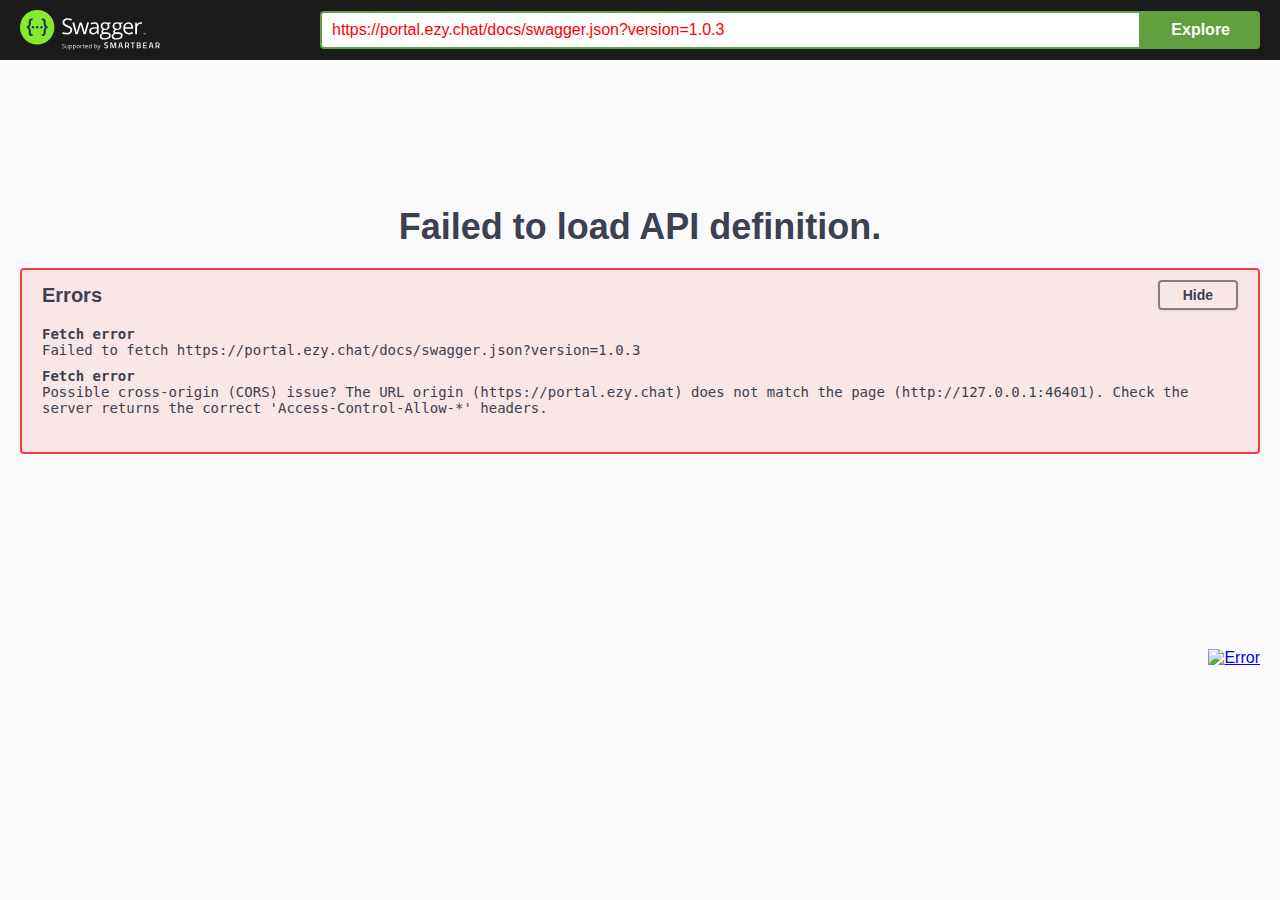
<file: docs/swagger.html>
<!-- HTML for static distribution bundle build -->
<!DOCTYPE html>
<html lang="en">
  <head>
    <meta charset="UTF-8">
    <title>Swagger UI</title>
    <link rel="stylesheet" type="text/css" href="./swagger-ui.css" />
    <link rel="stylesheet" type="text/css" href="index.css" />
    <link rel="icon" type="image/png" href="./favicon-32x32.png" sizes="32x32" />
    <link rel="icon" type="image/png" href="./favicon-16x16.png" sizes="16x16" />
  </head>

  <body>
    <div id="swagger-ui"></div>
    <script src="./swagger-ui-bundle.js" charset="UTF-8"> </script>
    <script src="./swagger-ui-standalone-preset.js" charset="UTF-8"> </script>
    <script src="./swagger-initializer.js?v=1" charset="UTF-8"> </script>
  </body>
</html>
</file>
<file: docs/index.css>
html {
    box-sizing: border-box;
    overflow: -moz-scrollbars-vertical;
    overflow-y: scroll;
}

*,
*:before,
*:after {
    box-sizing: inherit;
}

body {
    margin: 0;
    background: #fafafa;
}
</file>
<file: assets/css/icons.min.css>
@font-face{font-family:"Material Design Icons";src:url(../fonts/materialdesignicons-webfont.eot?v=5.0.45);src:url(../fonts/materialdesignicons-webfont.eot?#iefix&v=5.0.45) format("embedded-opentype"),url(../fonts/materialdesignicons-webfont.woff2?v=5.0.45) format("woff2"),url(../fonts/materialdesignicons-webfont.woff?v=5.0.45) format("woff"),url(../fonts/materialdesignicons-webfont.ttf?v=5.0.45) format("truetype");font-weight:400;font-style:normal}.mdi-set,.mdi:before{display:inline-block;font:normal normal normal 24px/1 "Material Design Icons";font-size:inherit;text-rendering:auto;line-height:inherit;-webkit-font-smoothing:antialiased;-moz-osx-font-smoothing:grayscale}.mdi-ab-testing::before{content:"\f01c9"}.mdi-abjad-arabic::before{content:"\f1328"}.mdi-abjad-hebrew::before{content:"\f1329"}.mdi-abugida-devanagari::before{content:"\f132a"}.mdi-abugida-thai::before{content:"\f132b"}.mdi-access-point::before{content:"\f0003"}.mdi-access-point-network::before{content:"\f0002"}.mdi-access-point-network-off::before{content:"\f0be1"}.mdi-account::before{content:"\f0004"}.mdi-account-alert::before{content:"\f0005"}.mdi-account-alert-outline::before{content:"\f0b50"}.mdi-account-arrow-left::before{content:"\f0b51"}.mdi-account-arrow-left-outline::before{content:"\f0b52"}.mdi-account-arrow-right::before{content:"\f0b53"}.mdi-account-arrow-right-outline::before{content:"\f0b54"}.mdi-account-box::before{content:"\f0006"}.mdi-account-box-multiple::before{content:"\f0934"}.mdi-account-box-multiple-outline::before{content:"\f100a"}.mdi-account-box-outline::before{content:"\f0007"}.mdi-account-cancel::before{content:"\f12df"}.mdi-account-cancel-outline::before{content:"\f12e0"}.mdi-account-cash::before{content:"\f1097"}.mdi-account-cash-outline::before{content:"\f1098"}.mdi-account-check::before{content:"\f0008"}.mdi-account-check-outline::before{content:"\f0be2"}.mdi-account-child::before{content:"\f0a89"}.mdi-account-child-circle::before{content:"\f0a8a"}.mdi-account-child-outline::before{content:"\f10c8"}.mdi-account-circle::before{content:"\f0009"}.mdi-account-circle-outline::before{content:"\f0b55"}.mdi-account-clock::before{content:"\f0b56"}.mdi-account-clock-outline::before{content:"\f0b57"}.mdi-account-cog::before{content:"\f1370"}.mdi-account-cog-outline::before{content:"\f1371"}.mdi-account-convert::before{content:"\f000a"}.mdi-account-convert-outline::before{content:"\f1301"}.mdi-account-cowboy-hat::before{content:"\f0e9b"}.mdi-account-details::before{content:"\f0631"}.mdi-account-details-outline::before{content:"\f1372"}.mdi-account-edit::before{content:"\f06bc"}.mdi-account-edit-outline::before{content:"\f0ffb"}.mdi-account-group::before{content:"\f0849"}.mdi-account-group-outline::before{content:"\f0b58"}.mdi-account-hard-hat::before{content:"\f05b5"}.mdi-account-heart::before{content:"\f0899"}.mdi-account-heart-outline::before{content:"\f0be3"}.mdi-account-key::before{content:"\f000b"}.mdi-account-key-outline::before{content:"\f0be4"}.mdi-account-lock::before{content:"\f115e"}.mdi-account-lock-outline::before{content:"\f115f"}.mdi-account-minus::before{content:"\f000d"}.mdi-account-minus-outline::before{content:"\f0aec"}.mdi-account-multiple::before{content:"\f000e"}.mdi-account-multiple-check::before{content:"\f08c5"}.mdi-account-multiple-check-outline::before{content:"\f11fe"}.mdi-account-multiple-minus::before{content:"\f05d3"}.mdi-account-multiple-minus-outline::before{content:"\f0be5"}.mdi-account-multiple-outline::before{content:"\f000f"}.mdi-account-multiple-plus::before{content:"\f0010"}.mdi-account-multiple-plus-outline::before{content:"\f0800"}.mdi-account-multiple-remove::before{content:"\f120a"}.mdi-account-multiple-remove-outline::before{content:"\f120b"}.mdi-account-music::before{content:"\f0803"}.mdi-account-music-outline::before{content:"\f0ce9"}.mdi-account-network::before{content:"\f0011"}.mdi-account-network-outline::before{content:"\f0be6"}.mdi-account-off::before{content:"\f0012"}.mdi-account-off-outline::before{content:"\f0be7"}.mdi-account-outline::before{content:"\f0013"}.mdi-account-plus::before{content:"\f0014"}.mdi-account-plus-outline::before{content:"\f0801"}.mdi-account-question::before{content:"\f0b59"}.mdi-account-question-outline::before{content:"\f0b5a"}.mdi-account-remove::before{content:"\f0015"}.mdi-account-remove-outline::before{content:"\f0aed"}.mdi-account-search::before{content:"\f0016"}.mdi-account-search-outline::before{content:"\f0935"}.mdi-account-settings::before{content:"\f0630"}.mdi-account-settings-outline::before{content:"\f10c9"}.mdi-account-star::before{content:"\f0017"}.mdi-account-star-outline::before{content:"\f0be8"}.mdi-account-supervisor::before{content:"\f0a8b"}.mdi-account-supervisor-circle::before{content:"\f0a8c"}.mdi-account-supervisor-outline::before{content:"\f112d"}.mdi-account-switch::before{content:"\f0019"}.mdi-account-switch-outline::before{content:"\f04cb"}.mdi-account-tie::before{content:"\f0ce3"}.mdi-account-tie-outline::before{content:"\f10ca"}.mdi-account-tie-voice::before{content:"\f1308"}.mdi-account-tie-voice-off::before{content:"\f130a"}.mdi-account-tie-voice-off-outline::before{content:"\f130b"}.mdi-account-tie-voice-outline::before{content:"\f1309"}.mdi-account-voice::before{content:"\f05cb"}.mdi-adjust::before{content:"\f001a"}.mdi-adobe::before{content:"\f0936"}.mdi-adobe-acrobat::before{content:"\f0f9d"}.mdi-air-conditioner::before{content:"\f001b"}.mdi-air-filter::before{content:"\f0d43"}.mdi-air-horn::before{content:"\f0dac"}.mdi-air-humidifier::before{content:"\f1099"}.mdi-air-purifier::before{content:"\f0d44"}.mdi-airbag::before{content:"\f0be9"}.mdi-airballoon::before{content:"\f001c"}.mdi-airballoon-outline::before{content:"\f100b"}.mdi-airplane::before{content:"\f001d"}.mdi-airplane-landing::before{content:"\f05d4"}.mdi-airplane-off::before{content:"\f001e"}.mdi-airplane-takeoff::before{content:"\f05d5"}.mdi-airport::before{content:"\f084b"}.mdi-alarm::before{content:"\f0020"}.mdi-alarm-bell::before{content:"\f078e"}.mdi-alarm-check::before{content:"\f0021"}.mdi-alarm-light::before{content:"\f078f"}.mdi-alarm-light-outline::before{content:"\f0bea"}.mdi-alarm-multiple::before{content:"\f0022"}.mdi-alarm-note::before{content:"\f0e71"}.mdi-alarm-note-off::before{content:"\f0e72"}.mdi-alarm-off::before{content:"\f0023"}.mdi-alarm-plus::before{content:"\f0024"}.mdi-alarm-snooze::before{content:"\f068e"}.mdi-album::before{content:"\f0025"}.mdi-alert::before{content:"\f0026"}.mdi-alert-box::before{content:"\f0027"}.mdi-alert-box-outline::before{content:"\f0ce4"}.mdi-alert-circle::before{content:"\f0028"}.mdi-alert-circle-check::before{content:"\f11ed"}.mdi-alert-circle-check-outline::before{content:"\f11ee"}.mdi-alert-circle-outline::before{content:"\f05d6"}.mdi-alert-decagram::before{content:"\f06bd"}.mdi-alert-decagram-outline::before{content:"\f0ce5"}.mdi-alert-octagon::before{content:"\f0029"}.mdi-alert-octagon-outline::before{content:"\f0ce6"}.mdi-alert-octagram::before{content:"\f0767"}.mdi-alert-octagram-outline::before{content:"\f0ce7"}.mdi-alert-outline::before{content:"\f002a"}.mdi-alert-rhombus::before{content:"\f11ce"}.mdi-alert-rhombus-outline::before{content:"\f11cf"}.mdi-alien::before{content:"\f089a"}.mdi-alien-outline::before{content:"\f10cb"}.mdi-align-horizontal-center::before{content:"\f11c3"}.mdi-align-horizontal-left::before{content:"\f11c2"}.mdi-align-horizontal-right::before{content:"\f11c4"}.mdi-align-vertical-bottom::before{content:"\f11c5"}.mdi-align-vertical-center::before{content:"\f11c6"}.mdi-align-vertical-top::before{content:"\f11c7"}.mdi-all-inclusive::before{content:"\f06be"}.mdi-allergy::before{content:"\f1258"}.mdi-alpha::before{content:"\f002b"}.mdi-alpha-a::before{content:"\f0aee"}.mdi-alpha-a-box::before{content:"\f0b08"}.mdi-alpha-a-box-outline::before{content:"\f0beb"}.mdi-alpha-a-circle::before{content:"\f0bec"}.mdi-alpha-a-circle-outline::before{content:"\f0bed"}.mdi-alpha-b::before{content:"\f0aef"}.mdi-alpha-b-box::before{content:"\f0b09"}.mdi-alpha-b-box-outline::before{content:"\f0bee"}.mdi-alpha-b-circle::before{content:"\f0bef"}.mdi-alpha-b-circle-outline::before{content:"\f0bf0"}.mdi-alpha-c::before{content:"\f0af0"}.mdi-alpha-c-box::before{content:"\f0b0a"}.mdi-alpha-c-box-outline::before{content:"\f0bf1"}.mdi-alpha-c-circle::before{content:"\f0bf2"}.mdi-alpha-c-circle-outline::before{content:"\f0bf3"}.mdi-alpha-d::before{content:"\f0af1"}.mdi-alpha-d-box::before{content:"\f0b0b"}.mdi-alpha-d-box-outline::before{content:"\f0bf4"}.mdi-alpha-d-circle::before{content:"\f0bf5"}.mdi-alpha-d-circle-outline::before{content:"\f0bf6"}.mdi-alpha-e::before{content:"\f0af2"}.mdi-alpha-e-box::before{content:"\f0b0c"}.mdi-alpha-e-box-outline::before{content:"\f0bf7"}.mdi-alpha-e-circle::before{content:"\f0bf8"}.mdi-alpha-e-circle-outline::before{content:"\f0bf9"}.mdi-alpha-f::before{content:"\f0af3"}.mdi-alpha-f-box::before{content:"\f0b0d"}.mdi-alpha-f-box-outline::before{content:"\f0bfa"}.mdi-alpha-f-circle::before{content:"\f0bfb"}.mdi-alpha-f-circle-outline::before{content:"\f0bfc"}.mdi-alpha-g::before{content:"\f0af4"}.mdi-alpha-g-box::before{content:"\f0b0e"}.mdi-alpha-g-box-outline::before{content:"\f0bfd"}.mdi-alpha-g-circle::before{content:"\f0bfe"}.mdi-alpha-g-circle-outline::before{content:"\f0bff"}.mdi-alpha-h::before{content:"\f0af5"}.mdi-alpha-h-box::before{content:"\f0b0f"}.mdi-alpha-h-box-outline::before{content:"\f0c00"}.mdi-alpha-h-circle::before{content:"\f0c01"}.mdi-alpha-h-circle-outline::before{content:"\f0c02"}.mdi-alpha-i::before{content:"\f0af6"}.mdi-alpha-i-box::before{content:"\f0b10"}.mdi-alpha-i-box-outline::before{content:"\f0c03"}.mdi-alpha-i-circle::before{content:"\f0c04"}.mdi-alpha-i-circle-outline::before{content:"\f0c05"}.mdi-alpha-j::before{content:"\f0af7"}.mdi-alpha-j-box::before{content:"\f0b11"}.mdi-alpha-j-box-outline::before{content:"\f0c06"}.mdi-alpha-j-circle::before{content:"\f0c07"}.mdi-alpha-j-circle-outline::before{content:"\f0c08"}.mdi-alpha-k::before{content:"\f0af8"}.mdi-alpha-k-box::before{content:"\f0b12"}.mdi-alpha-k-box-outline::before{content:"\f0c09"}.mdi-alpha-k-circle::before{content:"\f0c0a"}.mdi-alpha-k-circle-outline::before{content:"\f0c0b"}.mdi-alpha-l::before{content:"\f0af9"}.mdi-alpha-l-box::before{content:"\f0b13"}.mdi-alpha-l-box-outline::before{content:"\f0c0c"}.mdi-alpha-l-circle::before{content:"\f0c0d"}.mdi-alpha-l-circle-outline::before{content:"\f0c0e"}.mdi-alpha-m::before{content:"\f0afa"}.mdi-alpha-m-box::before{content:"\f0b14"}.mdi-alpha-m-box-outline::before{content:"\f0c0f"}.mdi-alpha-m-circle::before{content:"\f0c10"}.mdi-alpha-m-circle-outline::before{content:"\f0c11"}.mdi-alpha-n::before{content:"\f0afb"}.mdi-alpha-n-box::before{content:"\f0b15"}.mdi-alpha-n-box-outline::before{content:"\f0c12"}.mdi-alpha-n-circle::before{content:"\f0c13"}.mdi-alpha-n-circle-outline::before{content:"\f0c14"}.mdi-alpha-o::before{content:"\f0afc"}.mdi-alpha-o-box::before{content:"\f0b16"}.mdi-alpha-o-box-outline::before{content:"\f0c15"}.mdi-alpha-o-circle::before{content:"\f0c16"}.mdi-alpha-o-circle-outline::before{content:"\f0c17"}.mdi-alpha-p::before{content:"\f0afd"}.mdi-alpha-p-box::before{content:"\f0b17"}.mdi-alpha-p-box-outline::before{content:"\f0c18"}.mdi-alpha-p-circle::before{content:"\f0c19"}.mdi-alpha-p-circle-outline::before{content:"\f0c1a"}.mdi-alpha-q::before{content:"\f0afe"}.mdi-alpha-q-box::before{content:"\f0b18"}.mdi-alpha-q-box-outline::before{content:"\f0c1b"}.mdi-alpha-q-circle::before{content:"\f0c1c"}.mdi-alpha-q-circle-outline::before{content:"\f0c1d"}.mdi-alpha-r::before{content:"\f0aff"}.mdi-alpha-r-box::before{content:"\f0b19"}.mdi-alpha-r-box-outline::before{content:"\f0c1e"}.mdi-alpha-r-circle::before{content:"\f0c1f"}.mdi-alpha-r-circle-outline::before{content:"\f0c20"}.mdi-alpha-s::before{content:"\f0b00"}.mdi-alpha-s-box::before{content:"\f0b1a"}.mdi-alpha-s-box-outline::before{content:"\f0c21"}.mdi-alpha-s-circle::before{content:"\f0c22"}.mdi-alpha-s-circle-outline::before{content:"\f0c23"}.mdi-alpha-t::before{content:"\f0b01"}.mdi-alpha-t-box::before{content:"\f0b1b"}.mdi-alpha-t-box-outline::before{content:"\f0c24"}.mdi-alpha-t-circle::before{content:"\f0c25"}.mdi-alpha-t-circle-outline::before{content:"\f0c26"}.mdi-alpha-u::before{content:"\f0b02"}.mdi-alpha-u-box::before{content:"\f0b1c"}.mdi-alpha-u-box-outline::before{content:"\f0c27"}.mdi-alpha-u-circle::before{content:"\f0c28"}.mdi-alpha-u-circle-outline::before{content:"\f0c29"}.mdi-alpha-v::before{content:"\f0b03"}.mdi-alpha-v-box::before{content:"\f0b1d"}.mdi-alpha-v-box-outline::before{content:"\f0c2a"}.mdi-alpha-v-circle::before{content:"\f0c2b"}.mdi-alpha-v-circle-outline::before{content:"\f0c2c"}.mdi-alpha-w::before{content:"\f0b04"}.mdi-alpha-w-box::before{content:"\f0b1e"}.mdi-alpha-w-box-outline::before{content:"\f0c2d"}.mdi-alpha-w-circle::before{content:"\f0c2e"}.mdi-alpha-w-circle-outline::before{content:"\f0c2f"}.mdi-alpha-x::before{content:"\f0b05"}.mdi-alpha-x-box::before{content:"\f0b1f"}.mdi-alpha-x-box-outline::before{content:"\f0c30"}.mdi-alpha-x-circle::before{content:"\f0c31"}.mdi-alpha-x-circle-outline::before{content:"\f0c32"}.mdi-alpha-y::before{content:"\f0b06"}.mdi-alpha-y-box::before{content:"\f0b20"}.mdi-alpha-y-box-outline::before{content:"\f0c33"}.mdi-alpha-y-circle::before{content:"\f0c34"}.mdi-alpha-y-circle-outline::before{content:"\f0c35"}.mdi-alpha-z::before{content:"\f0b07"}.mdi-alpha-z-box::before{content:"\f0b21"}.mdi-alpha-z-box-outline::before{content:"\f0c36"}.mdi-alpha-z-circle::before{content:"\f0c37"}.mdi-alpha-z-circle-outline::before{content:"\f0c38"}.mdi-alphabet-aurebesh::before{content:"\f132c"}.mdi-alphabet-cyrillic::before{content:"\f132d"}.mdi-alphabet-greek::before{content:"\f132e"}.mdi-alphabet-latin::before{content:"\f132f"}.mdi-alphabet-piqad::before{content:"\f1330"}.mdi-alphabet-tengwar::before{content:"\f1337"}.mdi-alphabetical::before{content:"\f002c"}.mdi-alphabetical-off::before{content:"\f100c"}.mdi-alphabetical-variant::before{content:"\f100d"}.mdi-alphabetical-variant-off::before{content:"\f100e"}.mdi-altimeter::before{content:"\f05d7"}.mdi-amazon::before{content:"\f002d"}.mdi-amazon-alexa::before{content:"\f08c6"}.mdi-ambulance::before{content:"\f002f"}.mdi-ammunition::before{content:"\f0ce8"}.mdi-ampersand::before{content:"\f0a8d"}.mdi-amplifier::before{content:"\f0030"}.mdi-amplifier-off::before{content:"\f11b5"}.mdi-anchor::before{content:"\f0031"}.mdi-android::before{content:"\f0032"}.mdi-android-auto::before{content:"\f0a8e"}.mdi-android-debug-bridge::before{content:"\f0033"}.mdi-android-messages::before{content:"\f0d45"}.mdi-android-studio::before{content:"\f0034"}.mdi-angle-acute::before{content:"\f0937"}.mdi-angle-obtuse::before{content:"\f0938"}.mdi-angle-right::before{content:"\f0939"}.mdi-angular::before{content:"\f06b2"}.mdi-angularjs::before{content:"\f06bf"}.mdi-animation::before{content:"\f05d8"}.mdi-animation-outline::before{content:"\f0a8f"}.mdi-animation-play::before{content:"\f093a"}.mdi-animation-play-outline::before{content:"\f0a90"}.mdi-ansible::before{content:"\f109a"}.mdi-antenna::before{content:"\f1119"}.mdi-anvil::before{content:"\f089b"}.mdi-apache-kafka::before{content:"\f100f"}.mdi-api::before{content:"\f109b"}.mdi-api-off::before{content:"\f1257"}.mdi-apple::before{content:"\f0035"}.mdi-apple-airplay::before{content:"\f001f"}.mdi-apple-finder::before{content:"\f0036"}.mdi-apple-icloud::before{content:"\f0038"}.mdi-apple-ios::before{content:"\f0037"}.mdi-apple-keyboard-caps::before{content:"\f0632"}.mdi-apple-keyboard-command::before{content:"\f0633"}.mdi-apple-keyboard-control::before{content:"\f0634"}.mdi-apple-keyboard-option::before{content:"\f0635"}.mdi-apple-keyboard-shift::before{content:"\f0636"}.mdi-apple-safari::before{content:"\f0039"}.mdi-application::before{content:"\f0614"}.mdi-application-export::before{content:"\f0dad"}.mdi-application-import::before{content:"\f0dae"}.mdi-approximately-equal::before{content:"\f0f9e"}.mdi-approximately-equal-box::before{content:"\f0f9f"}.mdi-apps::before{content:"\f003b"}.mdi-apps-box::before{content:"\f0d46"}.mdi-arch::before{content:"\f08c7"}.mdi-archive::before{content:"\f003c"}.mdi-archive-arrow-down::before{content:"\f1259"}.mdi-archive-arrow-down-outline::before{content:"\f125a"}.mdi-archive-arrow-up::before{content:"\f125b"}.mdi-archive-arrow-up-outline::before{content:"\f125c"}.mdi-archive-outline::before{content:"\f120e"}.mdi-arm-flex::before{content:"\f0fd7"}.mdi-arm-flex-outline::before{content:"\f0fd6"}.mdi-arrange-bring-forward::before{content:"\f003d"}.mdi-arrange-bring-to-front::before{content:"\f003e"}.mdi-arrange-send-backward::before{content:"\f003f"}.mdi-arrange-send-to-back::before{content:"\f0040"}.mdi-arrow-all::before{content:"\f0041"}.mdi-arrow-bottom-left::before{content:"\f0042"}.mdi-arrow-bottom-left-bold-outline::before{content:"\f09b7"}.mdi-arrow-bottom-left-thick::before{content:"\f09b8"}.mdi-arrow-bottom-right::before{content:"\f0043"}.mdi-arrow-bottom-right-bold-outline::before{content:"\f09b9"}.mdi-arrow-bottom-right-thick::before{content:"\f09ba"}.mdi-arrow-collapse::before{content:"\f0615"}.mdi-arrow-collapse-all::before{content:"\f0044"}.mdi-arrow-collapse-down::before{content:"\f0792"}.mdi-arrow-collapse-horizontal::before{content:"\f084c"}.mdi-arrow-collapse-left::before{content:"\f0793"}.mdi-arrow-collapse-right::before{content:"\f0794"}.mdi-arrow-collapse-up::before{content:"\f0795"}.mdi-arrow-collapse-vertical::before{content:"\f084d"}.mdi-arrow-decision::before{content:"\f09bb"}.mdi-arrow-decision-auto::before{content:"\f09bc"}.mdi-arrow-decision-auto-outline::before{content:"\f09bd"}.mdi-arrow-decision-outline::before{content:"\f09be"}.mdi-arrow-down::before{content:"\f0045"}.mdi-arrow-down-bold::before{content:"\f072e"}.mdi-arrow-down-bold-box::before{content:"\f072f"}.mdi-arrow-down-bold-box-outline::before{content:"\f0730"}.mdi-arrow-down-bold-circle::before{content:"\f0047"}.mdi-arrow-down-bold-circle-outline::before{content:"\f0048"}.mdi-arrow-down-bold-hexagon-outline::before{content:"\f0049"}.mdi-arrow-down-bold-outline::before{content:"\f09bf"}.mdi-arrow-down-box::before{content:"\f06c0"}.mdi-arrow-down-circle::before{content:"\f0cdb"}.mdi-arrow-down-circle-outline::before{content:"\f0cdc"}.mdi-arrow-down-drop-circle::before{content:"\f004a"}.mdi-arrow-down-drop-circle-outline::before{content:"\f004b"}.mdi-arrow-down-thick::before{content:"\f0046"}.mdi-arrow-expand::before{content:"\f0616"}.mdi-arrow-expand-all::before{content:"\f004c"}.mdi-arrow-expand-down::before{content:"\f0796"}.mdi-arrow-expand-horizontal::before{content:"\f084e"}.mdi-arrow-expand-left::before{content:"\f0797"}.mdi-arrow-expand-right::before{content:"\f0798"}.mdi-arrow-expand-up::before{content:"\f0799"}.mdi-arrow-expand-vertical::before{content:"\f084f"}.mdi-arrow-horizontal-lock::before{content:"\f115b"}.mdi-arrow-left::before{content:"\f004d"}.mdi-arrow-left-bold::before{content:"\f0731"}.mdi-arrow-left-bold-box::before{content:"\f0732"}.mdi-arrow-left-bold-box-outline::before{content:"\f0733"}.mdi-arrow-left-bold-circle::before{content:"\f004f"}.mdi-arrow-left-bold-circle-outline::before{content:"\f0050"}.mdi-arrow-left-bold-hexagon-outline::before{content:"\f0051"}.mdi-arrow-left-bold-outline::before{content:"\f09c0"}.mdi-arrow-left-box::before{content:"\f06c1"}.mdi-arrow-left-circle::before{content:"\f0cdd"}.mdi-arrow-left-circle-outline::before{content:"\f0cde"}.mdi-arrow-left-drop-circle::before{content:"\f0052"}.mdi-arrow-left-drop-circle-outline::before{content:"\f0053"}.mdi-arrow-left-right::before{content:"\f0e73"}.mdi-arrow-left-right-bold::before{content:"\f0e74"}.mdi-arrow-left-right-bold-outline::before{content:"\f09c1"}.mdi-arrow-left-thick::before{content:"\f004e"}.mdi-arrow-right::before{content:"\f0054"}.mdi-arrow-right-bold::before{content:"\f0734"}.mdi-arrow-right-bold-box::before{content:"\f0735"}.mdi-arrow-right-bold-box-outline::before{content:"\f0736"}.mdi-arrow-right-bold-circle::before{content:"\f0056"}.mdi-arrow-right-bold-circle-outline::before{content:"\f0057"}.mdi-arrow-right-bold-hexagon-outline::before{content:"\f0058"}.mdi-arrow-right-bold-outline::before{content:"\f09c2"}.mdi-arrow-right-box::before{content:"\f06c2"}.mdi-arrow-right-circle::before{content:"\f0cdf"}.mdi-arrow-right-circle-outline::before{content:"\f0ce0"}.mdi-arrow-right-drop-circle::before{content:"\f0059"}.mdi-arrow-right-drop-circle-outline::before{content:"\f005a"}.mdi-arrow-right-thick::before{content:"\f0055"}.mdi-arrow-split-horizontal::before{content:"\f093b"}.mdi-arrow-split-vertical::before{content:"\f093c"}.mdi-arrow-top-left::before{content:"\f005b"}.mdi-arrow-top-left-bold-outline::before{content:"\f09c3"}.mdi-arrow-top-left-bottom-right::before{content:"\f0e75"}.mdi-arrow-top-left-bottom-right-bold::before{content:"\f0e76"}.mdi-arrow-top-left-thick::before{content:"\f09c4"}.mdi-arrow-top-right::before{content:"\f005c"}.mdi-arrow-top-right-bold-outline::before{content:"\f09c5"}.mdi-arrow-top-right-bottom-left::before{content:"\f0e77"}.mdi-arrow-top-right-bottom-left-bold::before{content:"\f0e78"}.mdi-arrow-top-right-thick::before{content:"\f09c6"}.mdi-arrow-up::before{content:"\f005d"}.mdi-arrow-up-bold::before{content:"\f0737"}.mdi-arrow-up-bold-box::before{content:"\f0738"}.mdi-arrow-up-bold-box-outline::before{content:"\f0739"}.mdi-arrow-up-bold-circle::before{content:"\f005f"}.mdi-arrow-up-bold-circle-outline::before{content:"\f0060"}.mdi-arrow-up-bold-hexagon-outline::before{content:"\f0061"}.mdi-arrow-up-bold-outline::before{content:"\f09c7"}.mdi-arrow-up-box::before{content:"\f06c3"}.mdi-arrow-up-circle::before{content:"\f0ce1"}.mdi-arrow-up-circle-outline::before{content:"\f0ce2"}.mdi-arrow-up-down::before{content:"\f0e79"}.mdi-arrow-up-down-bold::before{content:"\f0e7a"}.mdi-arrow-up-down-bold-outline::before{content:"\f09c8"}.mdi-arrow-up-drop-circle::before{content:"\f0062"}.mdi-arrow-up-drop-circle-outline::before{content:"\f0063"}.mdi-arrow-up-thick::before{content:"\f005e"}.mdi-arrow-vertical-lock::before{content:"\f115c"}.mdi-artstation::before{content:"\f0b5b"}.mdi-aspect-ratio::before{content:"\f0a24"}.mdi-assistant::before{content:"\f0064"}.mdi-asterisk::before{content:"\f06c4"}.mdi-at::before{content:"\f0065"}.mdi-atlassian::before{content:"\f0804"}.mdi-atm::before{content:"\f0d47"}.mdi-atom::before{content:"\f0768"}.mdi-atom-variant::before{content:"\f0e7b"}.mdi-attachment::before{content:"\f0066"}.mdi-audio-video::before{content:"\f093d"}.mdi-audio-video-off::before{content:"\f11b6"}.mdi-augmented-reality::before{content:"\f0850"}.mdi-auto-download::before{content:"\f137e"}.mdi-auto-fix::before{content:"\f0068"}.mdi-auto-upload::before{content:"\f0069"}.mdi-autorenew::before{content:"\f006a"}.mdi-av-timer::before{content:"\f006b"}.mdi-aws::before{content:"\f0e0f"}.mdi-axe::before{content:"\f08c8"}.mdi-axis::before{content:"\f0d48"}.mdi-axis-arrow::before{content:"\f0d49"}.mdi-axis-arrow-lock::before{content:"\f0d4a"}.mdi-axis-lock::before{content:"\f0d4b"}.mdi-axis-x-arrow::before{content:"\f0d4c"}.mdi-axis-x-arrow-lock::before{content:"\f0d4d"}.mdi-axis-x-rotate-clockwise::before{content:"\f0d4e"}.mdi-axis-x-rotate-counterclockwise::before{content:"\f0d4f"}.mdi-axis-x-y-arrow-lock::before{content:"\f0d50"}.mdi-axis-y-arrow::before{content:"\f0d51"}.mdi-axis-y-arrow-lock::before{content:"\f0d52"}.mdi-axis-y-rotate-clockwise::before{content:"\f0d53"}.mdi-axis-y-rotate-counterclockwise::before{content:"\f0d54"}.mdi-axis-z-arrow::before{content:"\f0d55"}.mdi-axis-z-arrow-lock::before{content:"\f0d56"}.mdi-axis-z-rotate-clockwise::before{content:"\f0d57"}.mdi-axis-z-rotate-counterclockwise::before{content:"\f0d58"}.mdi-babel::before{content:"\f0a25"}.mdi-baby::before{content:"\f006c"}.mdi-baby-bottle::before{content:"\f0f39"}.mdi-baby-bottle-outline::before{content:"\f0f3a"}.mdi-baby-carriage::before{content:"\f068f"}.mdi-baby-carriage-off::before{content:"\f0fa0"}.mdi-baby-face::before{content:"\f0e7c"}.mdi-baby-face-outline::before{content:"\f0e7d"}.mdi-backburger::before{content:"\f006d"}.mdi-backspace::before{content:"\f006e"}.mdi-backspace-outline::before{content:"\f0b5c"}.mdi-backspace-reverse::before{content:"\f0e7e"}.mdi-backspace-reverse-outline::before{content:"\f0e7f"}.mdi-backup-restore::before{content:"\f006f"}.mdi-bacteria::before{content:"\f0ed5"}.mdi-bacteria-outline::before{content:"\f0ed6"}.mdi-badge-account::before{content:"\f0da7"}.mdi-badge-account-alert::before{content:"\f0da8"}.mdi-badge-account-alert-outline::before{content:"\f0da9"}.mdi-badge-account-horizontal::before{content:"\f0e0d"}.mdi-badge-account-horizontal-outline::before{content:"\f0e0e"}.mdi-badge-account-outline::before{content:"\f0daa"}.mdi-badminton::before{content:"\f0851"}.mdi-bag-carry-on::before{content:"\f0f3b"}.mdi-bag-carry-on-check::before{content:"\f0d65"}.mdi-bag-carry-on-off::before{content:"\f0f3c"}.mdi-bag-checked::before{content:"\f0f3d"}.mdi-bag-personal::before{content:"\f0e10"}.mdi-bag-personal-off::before{content:"\f0e11"}.mdi-bag-personal-off-outline::before{content:"\f0e12"}.mdi-bag-personal-outline::before{content:"\f0e13"}.mdi-baguette::before{content:"\f0f3e"}.mdi-balloon::before{content:"\f0a26"}.mdi-ballot::before{content:"\f09c9"}.mdi-ballot-outline::before{content:"\f09ca"}.mdi-ballot-recount::before{content:"\f0c39"}.mdi-ballot-recount-outline::before{content:"\f0c3a"}.mdi-bandage::before{content:"\f0daf"}.mdi-bandcamp::before{content:"\f0675"}.mdi-bank::before{content:"\f0070"}.mdi-bank-minus::before{content:"\f0db0"}.mdi-bank-outline::before{content:"\f0e80"}.mdi-bank-plus::before{content:"\f0db1"}.mdi-bank-remove::before{content:"\f0db2"}.mdi-bank-transfer::before{content:"\f0a27"}.mdi-bank-transfer-in::before{content:"\f0a28"}.mdi-bank-transfer-out::before{content:"\f0a29"}.mdi-barcode::before{content:"\f0071"}.mdi-barcode-off::before{content:"\f1236"}.mdi-barcode-scan::before{content:"\f0072"}.mdi-barley::before{content:"\f0073"}.mdi-barley-off::before{content:"\f0b5d"}.mdi-barn::before{content:"\f0b5e"}.mdi-barrel::before{content:"\f0074"}.mdi-baseball::before{content:"\f0852"}.mdi-baseball-bat::before{content:"\f0853"}.mdi-bash::before{content:"\f1183"}.mdi-basket::before{content:"\f0076"}.mdi-basket-fill::before{content:"\f0077"}.mdi-basket-outline::before{content:"\f1181"}.mdi-basket-unfill::before{content:"\f0078"}.mdi-basketball::before{content:"\f0806"}.mdi-basketball-hoop::before{content:"\f0c3b"}.mdi-basketball-hoop-outline::before{content:"\f0c3c"}.mdi-bat::before{content:"\f0b5f"}.mdi-battery::before{content:"\f0079"}.mdi-battery-10::before{content:"\f007a"}.mdi-battery-10-bluetooth::before{content:"\f093e"}.mdi-battery-20::before{content:"\f007b"}.mdi-battery-20-bluetooth::before{content:"\f093f"}.mdi-battery-30::before{content:"\f007c"}.mdi-battery-30-bluetooth::before{content:"\f0940"}.mdi-battery-40::before{content:"\f007d"}.mdi-battery-40-bluetooth::before{content:"\f0941"}.mdi-battery-50::before{content:"\f007e"}.mdi-battery-50-bluetooth::before{content:"\f0942"}.mdi-battery-60::before{content:"\f007f"}.mdi-battery-60-bluetooth::before{content:"\f0943"}.mdi-battery-70::before{content:"\f0080"}.mdi-battery-70-bluetooth::before{content:"\f0944"}.mdi-battery-80::before{content:"\f0081"}.mdi-battery-80-bluetooth::before{content:"\f0945"}.mdi-battery-90::before{content:"\f0082"}.mdi-battery-90-bluetooth::before{content:"\f0946"}.mdi-battery-alert::before{content:"\f0083"}.mdi-battery-alert-bluetooth::before{content:"\f0947"}.mdi-battery-alert-variant::before{content:"\f10cc"}.mdi-battery-alert-variant-outline::before{content:"\f10cd"}.mdi-battery-bluetooth::before{content:"\f0948"}.mdi-battery-bluetooth-variant::before{content:"\f0949"}.mdi-battery-charging::before{content:"\f0084"}.mdi-battery-charging-10::before{content:"\f089c"}.mdi-battery-charging-100::before{content:"\f0085"}.mdi-battery-charging-20::before{content:"\f0086"}.mdi-battery-charging-30::before{content:"\f0087"}.mdi-battery-charging-40::before{content:"\f0088"}.mdi-battery-charging-50::before{content:"\f089d"}.mdi-battery-charging-60::before{content:"\f0089"}.mdi-battery-charging-70::before{content:"\f089e"}.mdi-battery-charging-80::before{content:"\f008a"}.mdi-battery-charging-90::before{content:"\f008b"}.mdi-battery-charging-high::before{content:"\f12a6"}.mdi-battery-charging-low::before{content:"\f12a4"}.mdi-battery-charging-medium::before{content:"\f12a5"}.mdi-battery-charging-outline::before{content:"\f089f"}.mdi-battery-charging-wireless::before{content:"\f0807"}.mdi-battery-charging-wireless-10::before{content:"\f0808"}.mdi-battery-charging-wireless-20::before{content:"\f0809"}.mdi-battery-charging-wireless-30::before{content:"\f080a"}.mdi-battery-charging-wireless-40::before{content:"\f080b"}.mdi-battery-charging-wireless-50::before{content:"\f080c"}.mdi-battery-charging-wireless-60::before{content:"\f080d"}.mdi-battery-charging-wireless-70::before{content:"\f080e"}.mdi-battery-charging-wireless-80::before{content:"\f080f"}.mdi-battery-charging-wireless-90::before{content:"\f0810"}.mdi-battery-charging-wireless-alert::before{content:"\f0811"}.mdi-battery-charging-wireless-outline::before{content:"\f0812"}.mdi-battery-heart::before{content:"\f120f"}.mdi-battery-heart-outline::before{content:"\f1210"}.mdi-battery-heart-variant::before{content:"\f1211"}.mdi-battery-high::before{content:"\f12a3"}.mdi-battery-low::before{content:"\f12a1"}.mdi-battery-medium::before{content:"\f12a2"}.mdi-battery-minus::before{content:"\f008c"}.mdi-battery-negative::before{content:"\f008d"}.mdi-battery-off::before{content:"\f125d"}.mdi-battery-off-outline::before{content:"\f125e"}.mdi-battery-outline::before{content:"\f008e"}.mdi-battery-plus::before{content:"\f008f"}.mdi-battery-positive::before{content:"\f0090"}.mdi-battery-unknown::before{content:"\f0091"}.mdi-battery-unknown-bluetooth::before{content:"\f094a"}.mdi-battlenet::before{content:"\f0b60"}.mdi-beach::before{content:"\f0092"}.mdi-beaker::before{content:"\f0cea"}.mdi-beaker-alert::before{content:"\f1229"}.mdi-beaker-alert-outline::before{content:"\f122a"}.mdi-beaker-check::before{content:"\f122b"}.mdi-beaker-check-outline::before{content:"\f122c"}.mdi-beaker-minus::before{content:"\f122d"}.mdi-beaker-minus-outline::before{content:"\f122e"}.mdi-beaker-outline::before{content:"\f0690"}.mdi-beaker-plus::before{content:"\f122f"}.mdi-beaker-plus-outline::before{content:"\f1230"}.mdi-beaker-question::before{content:"\f1231"}.mdi-beaker-question-outline::before{content:"\f1232"}.mdi-beaker-remove::before{content:"\f1233"}.mdi-beaker-remove-outline::before{content:"\f1234"}.mdi-bed::before{content:"\f02e3"}.mdi-bed-double::before{content:"\f0fd4"}.mdi-bed-double-outline::before{content:"\f0fd3"}.mdi-bed-empty::before{content:"\f08a0"}.mdi-bed-king::before{content:"\f0fd2"}.mdi-bed-king-outline::before{content:"\f0fd1"}.mdi-bed-outline::before{content:"\f0099"}.mdi-bed-queen::before{content:"\f0fd0"}.mdi-bed-queen-outline::before{content:"\f0fdb"}.mdi-bed-single::before{content:"\f106d"}.mdi-bed-single-outline::before{content:"\f106e"}.mdi-bee::before{content:"\f0fa1"}.mdi-bee-flower::before{content:"\f0fa2"}.mdi-beehive-outline::before{content:"\f10ce"}.mdi-beer::before{content:"\f0098"}.mdi-beer-outline::before{content:"\f130c"}.mdi-bell::before{content:"\f009a"}.mdi-bell-alert::before{content:"\f0d59"}.mdi-bell-alert-outline::before{content:"\f0e81"}.mdi-bell-check::before{content:"\f11e5"}.mdi-bell-check-outline::before{content:"\f11e6"}.mdi-bell-circle::before{content:"\f0d5a"}.mdi-bell-circle-outline::before{content:"\f0d5b"}.mdi-bell-off::before{content:"\f009b"}.mdi-bell-off-outline::before{content:"\f0a91"}.mdi-bell-outline::before{content:"\f009c"}.mdi-bell-plus::before{content:"\f009d"}.mdi-bell-plus-outline::before{content:"\f0a92"}.mdi-bell-ring::before{content:"\f009e"}.mdi-bell-ring-outline::before{content:"\f009f"}.mdi-bell-sleep::before{content:"\f00a0"}.mdi-bell-sleep-outline::before{content:"\f0a93"}.mdi-beta::before{content:"\f00a1"}.mdi-betamax::before{content:"\f09cb"}.mdi-biathlon::before{content:"\f0e14"}.mdi-bicycle::before{content:"\f109c"}.mdi-bicycle-basket::before{content:"\f1235"}.mdi-bike::before{content:"\f00a3"}.mdi-bike-fast::before{content:"\f111f"}.mdi-billboard::before{content:"\f1010"}.mdi-billiards::before{content:"\f0b61"}.mdi-billiards-rack::before{content:"\f0b62"}.mdi-binoculars::before{content:"\f00a5"}.mdi-bio::before{content:"\f00a6"}.mdi-biohazard::before{content:"\f00a7"}.mdi-bitbucket::before{content:"\f00a8"}.mdi-bitcoin::before{content:"\f0813"}.mdi-black-mesa::before{content:"\f00a9"}.mdi-blender::before{content:"\f0ceb"}.mdi-blender-software::before{content:"\f00ab"}.mdi-blinds::before{content:"\f00ac"}.mdi-blinds-open::before{content:"\f1011"}.mdi-block-helper::before{content:"\f00ad"}.mdi-blogger::before{content:"\f00ae"}.mdi-blood-bag::before{content:"\f0cec"}.mdi-bluetooth::before{content:"\f00af"}.mdi-bluetooth-audio::before{content:"\f00b0"}.mdi-bluetooth-connect::before{content:"\f00b1"}.mdi-bluetooth-off::before{content:"\f00b2"}.mdi-bluetooth-settings::before{content:"\f00b3"}.mdi-bluetooth-transfer::before{content:"\f00b4"}.mdi-blur::before{content:"\f00b5"}.mdi-blur-linear::before{content:"\f00b6"}.mdi-blur-off::before{content:"\f00b7"}.mdi-blur-radial::before{content:"\f00b8"}.mdi-bolnisi-cross::before{content:"\f0ced"}.mdi-bolt::before{content:"\f0db3"}.mdi-bomb::before{content:"\f0691"}.mdi-bomb-off::before{content:"\f06c5"}.mdi-bone::before{content:"\f00b9"}.mdi-book::before{content:"\f00ba"}.mdi-book-account::before{content:"\f13ad"}.mdi-book-account-outline::before{content:"\f13ae"}.mdi-book-alphabet::before{content:"\f061d"}.mdi-book-cross::before{content:"\f00a2"}.mdi-book-information-variant::before{content:"\f106f"}.mdi-book-lock::before{content:"\f079a"}.mdi-book-lock-open::before{content:"\f079b"}.mdi-book-minus::before{content:"\f05d9"}.mdi-book-minus-multiple::before{content:"\f0a94"}.mdi-book-minus-multiple-outline::before{content:"\f090b"}.mdi-book-multiple::before{content:"\f00bb"}.mdi-book-multiple-outline::before{content:"\f0436"}.mdi-book-music::before{content:"\f0067"}.mdi-book-open::before{content:"\f00bd"}.mdi-book-open-outline::before{content:"\f0b63"}.mdi-book-open-page-variant::before{content:"\f05da"}.mdi-book-open-variant::before{content:"\f00be"}.mdi-book-outline::before{content:"\f0b64"}.mdi-book-play::before{content:"\f0e82"}.mdi-book-play-outline::before{content:"\f0e83"}.mdi-book-plus::before{content:"\f05db"}.mdi-book-plus-multiple::before{content:"\f0a95"}.mdi-book-plus-multiple-outline::before{content:"\f0ade"}.mdi-book-remove::before{content:"\f0a97"}.mdi-book-remove-multiple::before{content:"\f0a96"}.mdi-book-remove-multiple-outline::before{content:"\f04ca"}.mdi-book-search::before{content:"\f0e84"}.mdi-book-search-outline::before{content:"\f0e85"}.mdi-book-variant::before{content:"\f00bf"}.mdi-book-variant-multiple::before{content:"\f00bc"}.mdi-bookmark::before{content:"\f00c0"}.mdi-bookmark-check::before{content:"\f00c1"}.mdi-bookmark-check-outline::before{content:"\f137b"}.mdi-bookmark-minus::before{content:"\f09cc"}.mdi-bookmark-minus-outline::before{content:"\f09cd"}.mdi-bookmark-multiple::before{content:"\f0e15"}.mdi-bookmark-multiple-outline::before{content:"\f0e16"}.mdi-bookmark-music::before{content:"\f00c2"}.mdi-bookmark-music-outline::before{content:"\f1379"}.mdi-bookmark-off::before{content:"\f09ce"}.mdi-bookmark-off-outline::before{content:"\f09cf"}.mdi-bookmark-outline::before{content:"\f00c3"}.mdi-bookmark-plus::before{content:"\f00c5"}.mdi-bookmark-plus-outline::before{content:"\f00c4"}.mdi-bookmark-remove::before{content:"\f00c6"}.mdi-bookmark-remove-outline::before{content:"\f137a"}.mdi-bookshelf::before{content:"\f125f"}.mdi-boom-gate::before{content:"\f0e86"}.mdi-boom-gate-alert::before{content:"\f0e87"}.mdi-boom-gate-alert-outline::before{content:"\f0e88"}.mdi-boom-gate-down::before{content:"\f0e89"}.mdi-boom-gate-down-outline::before{content:"\f0e8a"}.mdi-boom-gate-outline::before{content:"\f0e8b"}.mdi-boom-gate-up::before{content:"\f0e8c"}.mdi-boom-gate-up-outline::before{content:"\f0e8d"}.mdi-boombox::before{content:"\f05dc"}.mdi-boomerang::before{content:"\f10cf"}.mdi-bootstrap::before{content:"\f06c6"}.mdi-border-all::before{content:"\f00c7"}.mdi-border-all-variant::before{content:"\f08a1"}.mdi-border-bottom::before{content:"\f00c8"}.mdi-border-bottom-variant::before{content:"\f08a2"}.mdi-border-color::before{content:"\f00c9"}.mdi-border-horizontal::before{content:"\f00ca"}.mdi-border-inside::before{content:"\f00cb"}.mdi-border-left::before{content:"\f00cc"}.mdi-border-left-variant::before{content:"\f08a3"}.mdi-border-none::before{content:"\f00cd"}.mdi-border-none-variant::before{content:"\f08a4"}.mdi-border-outside::before{content:"\f00ce"}.mdi-border-right::before{content:"\f00cf"}.mdi-border-right-variant::before{content:"\f08a5"}.mdi-border-style::before{content:"\f00d0"}.mdi-border-top::before{content:"\f00d1"}.mdi-border-top-variant::before{content:"\f08a6"}.mdi-border-vertical::before{content:"\f00d2"}.mdi-bottle-soda::before{content:"\f1070"}.mdi-bottle-soda-classic::before{content:"\f1071"}.mdi-bottle-soda-classic-outline::before{content:"\f1363"}.mdi-bottle-soda-outline::before{content:"\f1072"}.mdi-bottle-tonic::before{content:"\f112e"}.mdi-bottle-tonic-outline::before{content:"\f112f"}.mdi-bottle-tonic-plus::before{content:"\f1130"}.mdi-bottle-tonic-plus-outline::before{content:"\f1131"}.mdi-bottle-tonic-skull::before{content:"\f1132"}.mdi-bottle-tonic-skull-outline::before{content:"\f1133"}.mdi-bottle-wine::before{content:"\f0854"}.mdi-bottle-wine-outline::before{content:"\f1310"}.mdi-bow-tie::before{content:"\f0678"}.mdi-bowl::before{content:"\f028e"}.mdi-bowl-mix::before{content:"\f0617"}.mdi-bowl-mix-outline::before{content:"\f02e4"}.mdi-bowl-outline::before{content:"\f02a9"}.mdi-bowling::before{content:"\f00d3"}.mdi-box::before{content:"\f00d4"}.mdi-box-cutter::before{content:"\f00d5"}.mdi-box-cutter-off::before{content:"\f0b4a"}.mdi-box-shadow::before{content:"\f0637"}.mdi-boxing-glove::before{content:"\f0b65"}.mdi-braille::before{content:"\f09d0"}.mdi-brain::before{content:"\f09d1"}.mdi-bread-slice::before{content:"\f0cee"}.mdi-bread-slice-outline::before{content:"\f0cef"}.mdi-bridge::before{content:"\f0618"}.mdi-briefcase::before{content:"\f00d6"}.mdi-briefcase-account::before{content:"\f0cf0"}.mdi-briefcase-account-outline::before{content:"\f0cf1"}.mdi-briefcase-check::before{content:"\f00d7"}.mdi-briefcase-check-outline::before{content:"\f131e"}.mdi-briefcase-clock::before{content:"\f10d0"}.mdi-briefcase-clock-outline::before{content:"\f10d1"}.mdi-briefcase-download::before{content:"\f00d8"}.mdi-briefcase-download-outline::before{content:"\f0c3d"}.mdi-briefcase-edit::before{content:"\f0a98"}.mdi-briefcase-edit-outline::before{content:"\f0c3e"}.mdi-briefcase-minus::before{content:"\f0a2a"}.mdi-briefcase-minus-outline::before{content:"\f0c3f"}.mdi-briefcase-outline::before{content:"\f0814"}.mdi-briefcase-plus::before{content:"\f0a2b"}.mdi-briefcase-plus-outline::before{content:"\f0c40"}.mdi-briefcase-remove::before{content:"\f0a2c"}.mdi-briefcase-remove-outline::before{content:"\f0c41"}.mdi-briefcase-search::before{content:"\f0a2d"}.mdi-briefcase-search-outline::before{content:"\f0c42"}.mdi-briefcase-upload::before{content:"\f00d9"}.mdi-briefcase-upload-outline::before{content:"\f0c43"}.mdi-brightness-1::before{content:"\f00da"}.mdi-brightness-2::before{content:"\f00db"}.mdi-brightness-3::before{content:"\f00dc"}.mdi-brightness-4::before{content:"\f00dd"}.mdi-brightness-5::before{content:"\f00de"}.mdi-brightness-6::before{content:"\f00df"}.mdi-brightness-7::before{content:"\f00e0"}.mdi-brightness-auto::before{content:"\f00e1"}.mdi-brightness-percent::before{content:"\f0cf2"}.mdi-broom::before{content:"\f00e2"}.mdi-brush::before{content:"\f00e3"}.mdi-buddhism::before{content:"\f094b"}.mdi-buffer::before{content:"\f0619"}.mdi-buffet::before{content:"\f0578"}.mdi-bug::before{content:"\f00e4"}.mdi-bug-check::before{content:"\f0a2e"}.mdi-bug-check-outline::before{content:"\f0a2f"}.mdi-bug-outline::before{content:"\f0a30"}.mdi-bugle::before{content:"\f0db4"}.mdi-bulldozer::before{content:"\f0b22"}.mdi-bullet::before{content:"\f0cf3"}.mdi-bulletin-board::before{content:"\f00e5"}.mdi-bullhorn::before{content:"\f00e6"}.mdi-bullhorn-outline::before{content:"\f0b23"}.mdi-bullseye::before{content:"\f05dd"}.mdi-bullseye-arrow::before{content:"\f08c9"}.mdi-bulma::before{content:"\f12e7"}.mdi-bunk-bed::before{content:"\f1302"}.mdi-bunk-bed-outline::before{content:"\f0097"}.mdi-bus::before{content:"\f00e7"}.mdi-bus-alert::before{content:"\f0a99"}.mdi-bus-articulated-end::before{content:"\f079c"}.mdi-bus-articulated-front::before{content:"\f079d"}.mdi-bus-clock::before{content:"\f08ca"}.mdi-bus-double-decker::before{content:"\f079e"}.mdi-bus-marker::before{content:"\f1212"}.mdi-bus-multiple::before{content:"\f0f3f"}.mdi-bus-school::before{content:"\f079f"}.mdi-bus-side::before{content:"\f07a0"}.mdi-bus-stop::before{content:"\f1012"}.mdi-bus-stop-covered::before{content:"\f1013"}.mdi-bus-stop-uncovered::before{content:"\f1014"}.mdi-cable-data::before{content:"\f1394"}.mdi-cached::before{content:"\f00e8"}.mdi-cactus::before{content:"\f0db5"}.mdi-cake::before{content:"\f00e9"}.mdi-cake-layered::before{content:"\f00ea"}.mdi-cake-variant::before{content:"\f00eb"}.mdi-calculator::before{content:"\f00ec"}.mdi-calculator-variant::before{content:"\f0a9a"}.mdi-calendar::before{content:"\f00ed"}.mdi-calendar-account::before{content:"\f0ed7"}.mdi-calendar-account-outline::before{content:"\f0ed8"}.mdi-calendar-alert::before{content:"\f0a31"}.mdi-calendar-arrow-left::before{content:"\f1134"}.mdi-calendar-arrow-right::before{content:"\f1135"}.mdi-calendar-blank::before{content:"\f00ee"}.mdi-calendar-blank-multiple::before{content:"\f1073"}.mdi-calendar-blank-outline::before{content:"\f0b66"}.mdi-calendar-check::before{content:"\f00ef"}.mdi-calendar-check-outline::before{content:"\f0c44"}.mdi-calendar-clock::before{content:"\f00f0"}.mdi-calendar-edit::before{content:"\f08a7"}.mdi-calendar-export::before{content:"\f0b24"}.mdi-calendar-heart::before{content:"\f09d2"}.mdi-calendar-import::before{content:"\f0b25"}.mdi-calendar-minus::before{content:"\f0d5c"}.mdi-calendar-month::before{content:"\f0e17"}.mdi-calendar-month-outline::before{content:"\f0e18"}.mdi-calendar-multiple::before{content:"\f00f1"}.mdi-calendar-multiple-check::before{content:"\f00f2"}.mdi-calendar-multiselect::before{content:"\f0a32"}.mdi-calendar-outline::before{content:"\f0b67"}.mdi-calendar-plus::before{content:"\f00f3"}.mdi-calendar-question::before{content:"\f0692"}.mdi-calendar-range::before{content:"\f0679"}.mdi-calendar-range-outline::before{content:"\f0b68"}.mdi-calendar-refresh::before{content:"\f01e1"}.mdi-calendar-refresh-outline::before{content:"\f0203"}.mdi-calendar-remove::before{content:"\f00f4"}.mdi-calendar-remove-outline::before{content:"\f0c45"}.mdi-calendar-search::before{content:"\f094c"}.mdi-calendar-star::before{content:"\f09d3"}.mdi-calendar-sync::before{content:"\f0e8e"}.mdi-calendar-sync-outline::before{content:"\f0e8f"}.mdi-calendar-text::before{content:"\f00f5"}.mdi-calendar-text-outline::before{content:"\f0c46"}.mdi-calendar-today::before{content:"\f00f6"}.mdi-calendar-week::before{content:"\f0a33"}.mdi-calendar-week-begin::before{content:"\f0a34"}.mdi-calendar-weekend::before{content:"\f0ed9"}.mdi-calendar-weekend-outline::before{content:"\f0eda"}.mdi-call-made::before{content:"\f00f7"}.mdi-call-merge::before{content:"\f00f8"}.mdi-call-missed::before{content:"\f00f9"}.mdi-call-received::before{content:"\f00fa"}.mdi-call-split::before{content:"\f00fb"}.mdi-camcorder::before{content:"\f00fc"}.mdi-camcorder-off::before{content:"\f00ff"}.mdi-camera::before{content:"\f0100"}.mdi-camera-account::before{content:"\f08cb"}.mdi-camera-burst::before{content:"\f0693"}.mdi-camera-control::before{content:"\f0b69"}.mdi-camera-enhance::before{content:"\f0101"}.mdi-camera-enhance-outline::before{content:"\f0b6a"}.mdi-camera-front::before{content:"\f0102"}.mdi-camera-front-variant::before{content:"\f0103"}.mdi-camera-gopro::before{content:"\f07a1"}.mdi-camera-image::before{content:"\f08cc"}.mdi-camera-iris::before{content:"\f0104"}.mdi-camera-metering-center::before{content:"\f07a2"}.mdi-camera-metering-matrix::before{content:"\f07a3"}.mdi-camera-metering-partial::before{content:"\f07a4"}.mdi-camera-metering-spot::before{content:"\f07a5"}.mdi-camera-off::before{content:"\f05df"}.mdi-camera-outline::before{content:"\f0d5d"}.mdi-camera-party-mode::before{content:"\f0105"}.mdi-camera-plus::before{content:"\f0edb"}.mdi-camera-plus-outline::before{content:"\f0edc"}.mdi-camera-rear::before{content:"\f0106"}.mdi-camera-rear-variant::before{content:"\f0107"}.mdi-camera-retake::before{content:"\f0e19"}.mdi-camera-retake-outline::before{content:"\f0e1a"}.mdi-camera-switch::before{content:"\f0108"}.mdi-camera-switch-outline::before{content:"\f084a"}.mdi-camera-timer::before{content:"\f0109"}.mdi-camera-wireless::before{content:"\f0db6"}.mdi-camera-wireless-outline::before{content:"\f0db7"}.mdi-campfire::before{content:"\f0edd"}.mdi-cancel::before{content:"\f073a"}.mdi-candle::before{content:"\f05e2"}.mdi-candycane::before{content:"\f010a"}.mdi-cannabis::before{content:"\f07a6"}.mdi-caps-lock::before{content:"\f0a9b"}.mdi-car::before{content:"\f010b"}.mdi-car-2-plus::before{content:"\f1015"}.mdi-car-3-plus::before{content:"\f1016"}.mdi-car-arrow-left::before{content:"\f13b2"}.mdi-car-arrow-right::before{content:"\f13b3"}.mdi-car-back::before{content:"\f0e1b"}.mdi-car-battery::before{content:"\f010c"}.mdi-car-brake-abs::before{content:"\f0c47"}.mdi-car-brake-alert::before{content:"\f0c48"}.mdi-car-brake-hold::before{content:"\f0d5e"}.mdi-car-brake-parking::before{content:"\f0d5f"}.mdi-car-brake-retarder::before{content:"\f1017"}.mdi-car-child-seat::before{content:"\f0fa3"}.mdi-car-clutch::before{content:"\f1018"}.mdi-car-connected::before{content:"\f010d"}.mdi-car-convertible::before{content:"\f07a7"}.mdi-car-coolant-level::before{content:"\f1019"}.mdi-car-cruise-control::before{content:"\f0d60"}.mdi-car-defrost-front::before{content:"\f0d61"}.mdi-car-defrost-rear::before{content:"\f0d62"}.mdi-car-door::before{content:"\f0b6b"}.mdi-car-door-lock::before{content:"\f109d"}.mdi-car-electric::before{content:"\f0b6c"}.mdi-car-esp::before{content:"\f0c49"}.mdi-car-estate::before{content:"\f07a8"}.mdi-car-hatchback::before{content:"\f07a9"}.mdi-car-info::before{content:"\f11be"}.mdi-car-key::before{content:"\f0b6d"}.mdi-car-light-dimmed::before{content:"\f0c4a"}.mdi-car-light-fog::before{content:"\f0c4b"}.mdi-car-light-high::before{content:"\f0c4c"}.mdi-car-limousine::before{content:"\f08cd"}.mdi-car-multiple::before{content:"\f0b6e"}.mdi-car-off::before{content:"\f0e1c"}.mdi-car-parking-lights::before{content:"\f0d63"}.mdi-car-pickup::before{content:"\f07aa"}.mdi-car-seat::before{content:"\f0fa4"}.mdi-car-seat-cooler::before{content:"\f0fa5"}.mdi-car-seat-heater::before{content:"\f0fa6"}.mdi-car-shift-pattern::before{content:"\f0f40"}.mdi-car-side::before{content:"\f07ab"}.mdi-car-sports::before{content:"\f07ac"}.mdi-car-tire-alert::before{content:"\f0c4d"}.mdi-car-traction-control::before{content:"\f0d64"}.mdi-car-turbocharger::before{content:"\f101a"}.mdi-car-wash::before{content:"\f010e"}.mdi-car-windshield::before{content:"\f101b"}.mdi-car-windshield-outline::before{content:"\f101c"}.mdi-caravan::before{content:"\f07ad"}.mdi-card::before{content:"\f0b6f"}.mdi-card-account-details::before{content:"\f05d2"}.mdi-card-account-details-outline::before{content:"\f0dab"}.mdi-card-account-details-star::before{content:"\f02a3"}.mdi-card-account-details-star-outline::before{content:"\f06db"}.mdi-card-account-mail::before{content:"\f018e"}.mdi-card-account-mail-outline::before{content:"\f0e98"}.mdi-card-account-phone::before{content:"\f0e99"}.mdi-card-account-phone-outline::before{content:"\f0e9a"}.mdi-card-bulleted::before{content:"\f0b70"}.mdi-card-bulleted-off::before{content:"\f0b71"}.mdi-card-bulleted-off-outline::before{content:"\f0b72"}.mdi-card-bulleted-outline::before{content:"\f0b73"}.mdi-card-bulleted-settings::before{content:"\f0b74"}.mdi-card-bulleted-settings-outline::before{content:"\f0b75"}.mdi-card-outline::before{content:"\f0b76"}.mdi-card-plus::before{content:"\f11ff"}.mdi-card-plus-outline::before{content:"\f1200"}.mdi-card-search::before{content:"\f1074"}.mdi-card-search-outline::before{content:"\f1075"}.mdi-card-text::before{content:"\f0b77"}.mdi-card-text-outline::before{content:"\f0b78"}.mdi-cards::before{content:"\f0638"}.mdi-cards-club::before{content:"\f08ce"}.mdi-cards-diamond::before{content:"\f08cf"}.mdi-cards-diamond-outline::before{content:"\f101d"}.mdi-cards-heart::before{content:"\f08d0"}.mdi-cards-outline::before{content:"\f0639"}.mdi-cards-playing-outline::before{content:"\f063a"}.mdi-cards-spade::before{content:"\f08d1"}.mdi-cards-variant::before{content:"\f06c7"}.mdi-carrot::before{content:"\f010f"}.mdi-cart::before{content:"\f0110"}.mdi-cart-arrow-down::before{content:"\f0d66"}.mdi-cart-arrow-right::before{content:"\f0c4e"}.mdi-cart-arrow-up::before{content:"\f0d67"}.mdi-cart-minus::before{content:"\f0d68"}.mdi-cart-off::before{content:"\f066b"}.mdi-cart-outline::before{content:"\f0111"}.mdi-cart-plus::before{content:"\f0112"}.mdi-cart-remove::before{content:"\f0d69"}.mdi-case-sensitive-alt::before{content:"\f0113"}.mdi-cash::before{content:"\f0114"}.mdi-cash-100::before{content:"\f0115"}.mdi-cash-marker::before{content:"\f0db8"}.mdi-cash-minus::before{content:"\f1260"}.mdi-cash-multiple::before{content:"\f0116"}.mdi-cash-plus::before{content:"\f1261"}.mdi-cash-refund::before{content:"\f0a9c"}.mdi-cash-register::before{content:"\f0cf4"}.mdi-cash-remove::before{content:"\f1262"}.mdi-cash-usd::before{content:"\f1176"}.mdi-cash-usd-outline::before{content:"\f0117"}.mdi-cassette::before{content:"\f09d4"}.mdi-cast::before{content:"\f0118"}.mdi-cast-audio::before{content:"\f101e"}.mdi-cast-connected::before{content:"\f0119"}.mdi-cast-education::before{content:"\f0e1d"}.mdi-cast-off::before{content:"\f078a"}.mdi-castle::before{content:"\f011a"}.mdi-cat::before{content:"\f011b"}.mdi-cctv::before{content:"\f07ae"}.mdi-ceiling-light::before{content:"\f0769"}.mdi-cellphone::before{content:"\f011c"}.mdi-cellphone-android::before{content:"\f011d"}.mdi-cellphone-arrow-down::before{content:"\f09d5"}.mdi-cellphone-basic::before{content:"\f011e"}.mdi-cellphone-charging::before{content:"\f1397"}.mdi-cellphone-cog::before{content:"\f0951"}.mdi-cellphone-dock::before{content:"\f011f"}.mdi-cellphone-erase::before{content:"\f094d"}.mdi-cellphone-information::before{content:"\f0f41"}.mdi-cellphone-iphone::before{content:"\f0120"}.mdi-cellphone-key::before{content:"\f094e"}.mdi-cellphone-link::before{content:"\f0121"}.mdi-cellphone-link-off::before{content:"\f0122"}.mdi-cellphone-lock::before{content:"\f094f"}.mdi-cellphone-message::before{content:"\f08d3"}.mdi-cellphone-message-off::before{content:"\f10d2"}.mdi-cellphone-nfc::before{content:"\f0e90"}.mdi-cellphone-nfc-off::before{content:"\f12d8"}.mdi-cellphone-off::before{content:"\f0950"}.mdi-cellphone-play::before{content:"\f101f"}.mdi-cellphone-screenshot::before{content:"\f0a35"}.mdi-cellphone-settings::before{content:"\f0123"}.mdi-cellphone-sound::before{content:"\f0952"}.mdi-cellphone-text::before{content:"\f08d2"}.mdi-cellphone-wireless::before{content:"\f0815"}.mdi-celtic-cross::before{content:"\f0cf5"}.mdi-centos::before{content:"\f111a"}.mdi-certificate::before{content:"\f0124"}.mdi-certificate-outline::before{content:"\f1188"}.mdi-chair-rolling::before{content:"\f0f48"}.mdi-chair-school::before{content:"\f0125"}.mdi-charity::before{content:"\f0c4f"}.mdi-chart-arc::before{content:"\f0126"}.mdi-chart-areaspline::before{content:"\f0127"}.mdi-chart-areaspline-variant::before{content:"\f0e91"}.mdi-chart-bar::before{content:"\f0128"}.mdi-chart-bar-stacked::before{content:"\f076a"}.mdi-chart-bell-curve::before{content:"\f0c50"}.mdi-chart-bell-curve-cumulative::before{content:"\f0fa7"}.mdi-chart-bubble::before{content:"\f05e3"}.mdi-chart-donut::before{content:"\f07af"}.mdi-chart-donut-variant::before{content:"\f07b0"}.mdi-chart-gantt::before{content:"\f066c"}.mdi-chart-histogram::before{content:"\f0129"}.mdi-chart-line::before{content:"\f012a"}.mdi-chart-line-stacked::before{content:"\f076b"}.mdi-chart-line-variant::before{content:"\f07b1"}.mdi-chart-multiline::before{content:"\f08d4"}.mdi-chart-multiple::before{content:"\f1213"}.mdi-chart-pie::before{content:"\f012b"}.mdi-chart-ppf::before{content:"\f1380"}.mdi-chart-sankey::before{content:"\f11df"}.mdi-chart-sankey-variant::before{content:"\f11e0"}.mdi-chart-scatter-plot::before{content:"\f0e92"}.mdi-chart-scatter-plot-hexbin::before{content:"\f066d"}.mdi-chart-timeline::before{content:"\f066e"}.mdi-chart-timeline-variant::before{content:"\f0e93"}.mdi-chart-tree::before{content:"\f0e94"}.mdi-chat::before{content:"\f0b79"}.mdi-chat-alert::before{content:"\f0b7a"}.mdi-chat-alert-outline::before{content:"\f12c9"}.mdi-chat-outline::before{content:"\f0ede"}.mdi-chat-processing::before{content:"\f0b7b"}.mdi-chat-processing-outline::before{content:"\f12ca"}.mdi-chat-sleep::before{content:"\f12d1"}.mdi-chat-sleep-outline::before{content:"\f12d2"}.mdi-check::before{content:"\f012c"}.mdi-check-all::before{content:"\f012d"}.mdi-check-bold::before{content:"\f0e1e"}.mdi-check-box-multiple-outline::before{content:"\f0c51"}.mdi-check-box-outline::before{content:"\f0c52"}.mdi-check-circle::before{content:"\f05e0"}.mdi-check-circle-outline::before{content:"\f05e1"}.mdi-check-decagram::before{content:"\f0791"}.mdi-check-network::before{content:"\f0c53"}.mdi-check-network-outline::before{content:"\f0c54"}.mdi-check-outline::before{content:"\f0855"}.mdi-check-underline::before{content:"\f0e1f"}.mdi-check-underline-circle::before{content:"\f0e20"}.mdi-check-underline-circle-outline::before{content:"\f0e21"}.mdi-checkbook::before{content:"\f0a9d"}.mdi-checkbox-blank::before{content:"\f012e"}.mdi-checkbox-blank-circle::before{content:"\f012f"}.mdi-checkbox-blank-circle-outline::before{content:"\f0130"}.mdi-checkbox-blank-off::before{content:"\f12ec"}.mdi-checkbox-blank-off-outline::before{content:"\f12ed"}.mdi-checkbox-blank-outline::before{content:"\f0131"}.mdi-checkbox-intermediate::before{content:"\f0856"}.mdi-checkbox-marked::before{content:"\f0132"}.mdi-checkbox-marked-circle::before{content:"\f0133"}.mdi-checkbox-marked-circle-outline::before{content:"\f0134"}.mdi-checkbox-marked-outline::before{content:"\f0135"}.mdi-checkbox-multiple-blank::before{content:"\f0136"}.mdi-checkbox-multiple-blank-circle::before{content:"\f063b"}.mdi-checkbox-multiple-blank-circle-outline::before{content:"\f063c"}.mdi-checkbox-multiple-blank-outline::before{content:"\f0137"}.mdi-checkbox-multiple-marked::before{content:"\f0138"}.mdi-checkbox-multiple-marked-circle::before{content:"\f063d"}.mdi-checkbox-multiple-marked-circle-outline::before{content:"\f063e"}.mdi-checkbox-multiple-marked-outline::before{content:"\f0139"}.mdi-checkerboard::before{content:"\f013a"}.mdi-checkerboard-minus::before{content:"\f1202"}.mdi-checkerboard-plus::before{content:"\f1201"}.mdi-checkerboard-remove::before{content:"\f1203"}.mdi-cheese::before{content:"\f12b9"}.mdi-chef-hat::before{content:"\f0b7c"}.mdi-chemical-weapon::before{content:"\f013b"}.mdi-chess-bishop::before{content:"\f085c"}.mdi-chess-king::before{content:"\f0857"}.mdi-chess-knight::before{content:"\f0858"}.mdi-chess-pawn::before{content:"\f0859"}.mdi-chess-queen::before{content:"\f085a"}.mdi-chess-rook::before{content:"\f085b"}.mdi-chevron-double-down::before{content:"\f013c"}.mdi-chevron-double-left::before{content:"\f013d"}.mdi-chevron-double-right::before{content:"\f013e"}.mdi-chevron-double-up::before{content:"\f013f"}.mdi-chevron-down::before{content:"\f0140"}.mdi-chevron-down-box::before{content:"\f09d6"}.mdi-chevron-down-box-outline::before{content:"\f09d7"}.mdi-chevron-down-circle::before{content:"\f0b26"}.mdi-chevron-down-circle-outline::before{content:"\f0b27"}.mdi-chevron-left::before{content:"\f0141"}.mdi-chevron-left-box::before{content:"\f09d8"}.mdi-chevron-left-box-outline::before{content:"\f09d9"}.mdi-chevron-left-circle::before{content:"\f0b28"}.mdi-chevron-left-circle-outline::before{content:"\f0b29"}.mdi-chevron-right::before{content:"\f0142"}.mdi-chevron-right-box::before{content:"\f09da"}.mdi-chevron-right-box-outline::before{content:"\f09db"}.mdi-chevron-right-circle::before{content:"\f0b2a"}.mdi-chevron-right-circle-outline::before{content:"\f0b2b"}.mdi-chevron-triple-down::before{content:"\f0db9"}.mdi-chevron-triple-left::before{content:"\f0dba"}.mdi-chevron-triple-right::before{content:"\f0dbb"}.mdi-chevron-triple-up::before{content:"\f0dbc"}.mdi-chevron-up::before{content:"\f0143"}.mdi-chevron-up-box::before{content:"\f09dc"}.mdi-chevron-up-box-outline::before{content:"\f09dd"}.mdi-chevron-up-circle::before{content:"\f0b2c"}.mdi-chevron-up-circle-outline::before{content:"\f0b2d"}.mdi-chili-hot::before{content:"\f07b2"}.mdi-chili-medium::before{content:"\f07b3"}.mdi-chili-mild::before{content:"\f07b4"}.mdi-chip::before{content:"\f061a"}.mdi-christianity::before{content:"\f0953"}.mdi-christianity-outline::before{content:"\f0cf6"}.mdi-church::before{content:"\f0144"}.mdi-cigar::before{content:"\f1189"}.mdi-circle::before{content:"\f0765"}.mdi-circle-double::before{content:"\f0e95"}.mdi-circle-edit-outline::before{content:"\f08d5"}.mdi-circle-expand::before{content:"\f0e96"}.mdi-circle-half::before{content:"\f1395"}.mdi-circle-half-full::before{content:"\f1396"}.mdi-circle-medium::before{content:"\f09de"}.mdi-circle-multiple::before{content:"\f0b38"}.mdi-circle-multiple-outline::before{content:"\f0695"}.mdi-circle-off-outline::before{content:"\f10d3"}.mdi-circle-outline::before{content:"\f0766"}.mdi-circle-slice-1::before{content:"\f0a9e"}.mdi-circle-slice-2::before{content:"\f0a9f"}.mdi-circle-slice-3::before{content:"\f0aa0"}.mdi-circle-slice-4::before{content:"\f0aa1"}.mdi-circle-slice-5::before{content:"\f0aa2"}.mdi-circle-slice-6::before{content:"\f0aa3"}.mdi-circle-slice-7::before{content:"\f0aa4"}.mdi-circle-slice-8::before{content:"\f0aa5"}.mdi-circle-small::before{content:"\f09df"}.mdi-circular-saw::before{content:"\f0e22"}.mdi-city::before{content:"\f0146"}.mdi-city-variant::before{content:"\f0a36"}.mdi-city-variant-outline::before{content:"\f0a37"}.mdi-clipboard::before{content:"\f0147"}.mdi-clipboard-account::before{content:"\f0148"}.mdi-clipboard-account-outline::before{content:"\f0c55"}.mdi-clipboard-alert::before{content:"\f0149"}.mdi-clipboard-alert-outline::before{content:"\f0cf7"}.mdi-clipboard-arrow-down::before{content:"\f014a"}.mdi-clipboard-arrow-down-outline::before{content:"\f0c56"}.mdi-clipboard-arrow-left::before{content:"\f014b"}.mdi-clipboard-arrow-left-outline::before{content:"\f0cf8"}.mdi-clipboard-arrow-right::before{content:"\f0cf9"}.mdi-clipboard-arrow-right-outline::before{content:"\f0cfa"}.mdi-clipboard-arrow-up::before{content:"\f0c57"}.mdi-clipboard-arrow-up-outline::before{content:"\f0c58"}.mdi-clipboard-check::before{content:"\f014e"}.mdi-clipboard-check-multiple::before{content:"\f1263"}.mdi-clipboard-check-multiple-outline::before{content:"\f1264"}.mdi-clipboard-check-outline::before{content:"\f08a8"}.mdi-clipboard-file::before{content:"\f1265"}.mdi-clipboard-file-outline::before{content:"\f1266"}.mdi-clipboard-flow::before{content:"\f06c8"}.mdi-clipboard-flow-outline::before{content:"\f1117"}.mdi-clipboard-list::before{content:"\f10d4"}.mdi-clipboard-list-outline::before{content:"\f10d5"}.mdi-clipboard-multiple::before{content:"\f1267"}.mdi-clipboard-multiple-outline::before{content:"\f1268"}.mdi-clipboard-outline::before{content:"\f014c"}.mdi-clipboard-play::before{content:"\f0c59"}.mdi-clipboard-play-multiple::before{content:"\f1269"}.mdi-clipboard-play-multiple-outline::before{content:"\f126a"}.mdi-clipboard-play-outline::before{content:"\f0c5a"}.mdi-clipboard-plus::before{content:"\f0751"}.mdi-clipboard-plus-outline::before{content:"\f131f"}.mdi-clipboard-pulse::before{content:"\f085d"}.mdi-clipboard-pulse-outline::before{content:"\f085e"}.mdi-clipboard-text::before{content:"\f014d"}.mdi-clipboard-text-multiple::before{content:"\f126b"}.mdi-clipboard-text-multiple-outline::before{content:"\f126c"}.mdi-clipboard-text-outline::before{content:"\f0a38"}.mdi-clipboard-text-play::before{content:"\f0c5b"}.mdi-clipboard-text-play-outline::before{content:"\f0c5c"}.mdi-clippy::before{content:"\f014f"}.mdi-clock::before{content:"\f0954"}.mdi-clock-alert::before{content:"\f0955"}.mdi-clock-alert-outline::before{content:"\f05ce"}.mdi-clock-check::before{content:"\f0fa8"}.mdi-clock-check-outline::before{content:"\f0fa9"}.mdi-clock-digital::before{content:"\f0e97"}.mdi-clock-end::before{content:"\f0151"}.mdi-clock-fast::before{content:"\f0152"}.mdi-clock-in::before{content:"\f0153"}.mdi-clock-out::before{content:"\f0154"}.mdi-clock-outline::before{content:"\f0150"}.mdi-clock-start::before{content:"\f0155"}.mdi-close::before{content:"\f0156"}.mdi-close-box::before{content:"\f0157"}.mdi-close-box-multiple::before{content:"\f0c5d"}.mdi-close-box-multiple-outline::before{content:"\f0c5e"}.mdi-close-box-outline::before{content:"\f0158"}.mdi-close-circle::before{content:"\f0159"}.mdi-close-circle-multiple::before{content:"\f062a"}.mdi-close-circle-multiple-outline::before{content:"\f0883"}.mdi-close-circle-outline::before{content:"\f015a"}.mdi-close-network::before{content:"\f015b"}.mdi-close-network-outline::before{content:"\f0c5f"}.mdi-close-octagon::before{content:"\f015c"}.mdi-close-octagon-outline::before{content:"\f015d"}.mdi-close-outline::before{content:"\f06c9"}.mdi-close-thick::before{content:"\f1398"}.mdi-closed-caption::before{content:"\f015e"}.mdi-closed-caption-outline::before{content:"\f0dbd"}.mdi-cloud::before{content:"\f015f"}.mdi-cloud-alert::before{content:"\f09e0"}.mdi-cloud-braces::before{content:"\f07b5"}.mdi-cloud-check::before{content:"\f0160"}.mdi-cloud-check-outline::before{content:"\f12cc"}.mdi-cloud-circle::before{content:"\f0161"}.mdi-cloud-download::before{content:"\f0162"}.mdi-cloud-download-outline::before{content:"\f0b7d"}.mdi-cloud-lock::before{content:"\f11f1"}.mdi-cloud-lock-outline::before{content:"\f11f2"}.mdi-cloud-off-outline::before{content:"\f0164"}.mdi-cloud-outline::before{content:"\f0163"}.mdi-cloud-print::before{content:"\f0165"}.mdi-cloud-print-outline::before{content:"\f0166"}.mdi-cloud-question::before{content:"\f0a39"}.mdi-cloud-refresh::before{content:"\f052a"}.mdi-cloud-search::before{content:"\f0956"}.mdi-cloud-search-outline::before{content:"\f0957"}.mdi-cloud-sync::before{content:"\f063f"}.mdi-cloud-sync-outline::before{content:"\f12d6"}.mdi-cloud-tags::before{content:"\f07b6"}.mdi-cloud-upload::before{content:"\f0167"}.mdi-cloud-upload-outline::before{content:"\f0b7e"}.mdi-clover::before{content:"\f0816"}.mdi-coach-lamp::before{content:"\f1020"}.mdi-coat-rack::before{content:"\f109e"}.mdi-code-array::before{content:"\f0168"}.mdi-code-braces::before{content:"\f0169"}.mdi-code-braces-box::before{content:"\f10d6"}.mdi-code-brackets::before{content:"\f016a"}.mdi-code-equal::before{content:"\f016b"}.mdi-code-greater-than::before{content:"\f016c"}.mdi-code-greater-than-or-equal::before{content:"\f016d"}.mdi-code-json::before{content:"\f0626"}.mdi-code-less-than::before{content:"\f016e"}.mdi-code-less-than-or-equal::before{content:"\f016f"}.mdi-code-not-equal::before{content:"\f0170"}.mdi-code-not-equal-variant::before{content:"\f0171"}.mdi-code-parentheses::before{content:"\f0172"}.mdi-code-parentheses-box::before{content:"\f10d7"}.mdi-code-string::before{content:"\f0173"}.mdi-code-tags::before{content:"\f0174"}.mdi-code-tags-check::before{content:"\f0694"}.mdi-codepen::before{content:"\f0175"}.mdi-coffee::before{content:"\f0176"}.mdi-coffee-maker::before{content:"\f109f"}.mdi-coffee-off::before{content:"\f0faa"}.mdi-coffee-off-outline::before{content:"\f0fab"}.mdi-coffee-outline::before{content:"\f06ca"}.mdi-coffee-to-go::before{content:"\f0177"}.mdi-coffee-to-go-outline::before{content:"\f130e"}.mdi-coffin::before{content:"\f0b7f"}.mdi-cog::before{content:"\f0493"}.mdi-cog-box::before{content:"\f0494"}.mdi-cog-clockwise::before{content:"\f11dd"}.mdi-cog-counterclockwise::before{content:"\f11de"}.mdi-cog-outline::before{content:"\f08bb"}.mdi-cog-transfer::before{content:"\f105b"}.mdi-cog-transfer-outline::before{content:"\f105c"}.mdi-cogs::before{content:"\f08d6"}.mdi-collage::before{content:"\f0640"}.mdi-collapse-all::before{content:"\f0aa6"}.mdi-collapse-all-outline::before{content:"\f0aa7"}.mdi-color-helper::before{content:"\f0179"}.mdi-comma::before{content:"\f0e23"}.mdi-comma-box::before{content:"\f0e2b"}.mdi-comma-box-outline::before{content:"\f0e24"}.mdi-comma-circle::before{content:"\f0e25"}.mdi-comma-circle-outline::before{content:"\f0e26"}.mdi-comment::before{content:"\f017a"}.mdi-comment-account::before{content:"\f017b"}.mdi-comment-account-outline::before{content:"\f017c"}.mdi-comment-alert::before{content:"\f017d"}.mdi-comment-alert-outline::before{content:"\f017e"}.mdi-comment-arrow-left::before{content:"\f09e1"}.mdi-comment-arrow-left-outline::before{content:"\f09e2"}.mdi-comment-arrow-right::before{content:"\f09e3"}.mdi-comment-arrow-right-outline::before{content:"\f09e4"}.mdi-comment-check::before{content:"\f017f"}.mdi-comment-check-outline::before{content:"\f0180"}.mdi-comment-edit::before{content:"\f11bf"}.mdi-comment-edit-outline::before{content:"\f12c4"}.mdi-comment-eye::before{content:"\f0a3a"}.mdi-comment-eye-outline::before{content:"\f0a3b"}.mdi-comment-multiple::before{content:"\f085f"}.mdi-comment-multiple-outline::before{content:"\f0181"}.mdi-comment-outline::before{content:"\f0182"}.mdi-comment-plus::before{content:"\f09e5"}.mdi-comment-plus-outline::before{content:"\f0183"}.mdi-comment-processing::before{content:"\f0184"}.mdi-comment-processing-outline::before{content:"\f0185"}.mdi-comment-question::before{content:"\f0817"}.mdi-comment-question-outline::before{content:"\f0186"}.mdi-comment-quote::before{content:"\f1021"}.mdi-comment-quote-outline::before{content:"\f1022"}.mdi-comment-remove::before{content:"\f05de"}.mdi-comment-remove-outline::before{content:"\f0187"}.mdi-comment-search::before{content:"\f0a3c"}.mdi-comment-search-outline::before{content:"\f0a3d"}.mdi-comment-text::before{content:"\f0188"}.mdi-comment-text-multiple::before{content:"\f0860"}.mdi-comment-text-multiple-outline::before{content:"\f0861"}.mdi-comment-text-outline::before{content:"\f0189"}.mdi-compare::before{content:"\f018a"}.mdi-compass::before{content:"\f018b"}.mdi-compass-off::before{content:"\f0b80"}.mdi-compass-off-outline::before{content:"\f0b81"}.mdi-compass-outline::before{content:"\f018c"}.mdi-compass-rose::before{content:"\f1382"}.mdi-concourse-ci::before{content:"\f10a0"}.mdi-console::before{content:"\f018d"}.mdi-console-line::before{content:"\f07b7"}.mdi-console-network::before{content:"\f08a9"}.mdi-console-network-outline::before{content:"\f0c60"}.mdi-consolidate::before{content:"\f10d8"}.mdi-contactless-payment::before{content:"\f0d6a"}.mdi-contactless-payment-circle::before{content:"\f0321"}.mdi-contactless-payment-circle-outline::before{content:"\f0408"}.mdi-contacts::before{content:"\f06cb"}.mdi-contacts-outline::before{content:"\f05b8"}.mdi-contain::before{content:"\f0a3e"}.mdi-contain-end::before{content:"\f0a3f"}.mdi-contain-start::before{content:"\f0a40"}.mdi-content-copy::before{content:"\f018f"}.mdi-content-cut::before{content:"\f0190"}.mdi-content-duplicate::before{content:"\f0191"}.mdi-content-paste::before{content:"\f0192"}.mdi-content-save::before{content:"\f0193"}.mdi-content-save-alert::before{content:"\f0f42"}.mdi-content-save-alert-outline::before{content:"\f0f43"}.mdi-content-save-all::before{content:"\f0194"}.mdi-content-save-all-outline::before{content:"\f0f44"}.mdi-content-save-edit::before{content:"\f0cfb"}.mdi-content-save-edit-outline::before{content:"\f0cfc"}.mdi-content-save-move::before{content:"\f0e27"}.mdi-content-save-move-outline::before{content:"\f0e28"}.mdi-content-save-outline::before{content:"\f0818"}.mdi-content-save-settings::before{content:"\f061b"}.mdi-content-save-settings-outline::before{content:"\f0b2e"}.mdi-contrast::before{content:"\f0195"}.mdi-contrast-box::before{content:"\f0196"}.mdi-contrast-circle::before{content:"\f0197"}.mdi-controller-classic::before{content:"\f0b82"}.mdi-controller-classic-outline::before{content:"\f0b83"}.mdi-cookie::before{content:"\f0198"}.mdi-coolant-temperature::before{content:"\f03c8"}.mdi-copyright::before{content:"\f05e6"}.mdi-cordova::before{content:"\f0958"}.mdi-corn::before{content:"\f07b8"}.mdi-counter::before{content:"\f0199"}.mdi-cow::before{content:"\f019a"}.mdi-cpu-32-bit::before{content:"\f0edf"}.mdi-cpu-64-bit::before{content:"\f0ee0"}.mdi-crane::before{content:"\f0862"}.mdi-creation::before{content:"\f0674"}.mdi-creative-commons::before{content:"\f0d6b"}.mdi-credit-card::before{content:"\f0fef"}.mdi-credit-card-clock::before{content:"\f0ee1"}.mdi-credit-card-clock-outline::before{content:"\f0ee2"}.mdi-credit-card-marker::before{content:"\f06a8"}.mdi-credit-card-marker-outline::before{content:"\f0dbe"}.mdi-credit-card-minus::before{content:"\f0fac"}.mdi-credit-card-minus-outline::before{content:"\f0fad"}.mdi-credit-card-multiple::before{content:"\f0ff0"}.mdi-credit-card-multiple-outline::before{content:"\f019c"}.mdi-credit-card-off::before{content:"\f0ff1"}.mdi-credit-card-off-outline::before{content:"\f05e4"}.mdi-credit-card-outline::before{content:"\f019b"}.mdi-credit-card-plus::before{content:"\f0ff2"}.mdi-credit-card-plus-outline::before{content:"\f0676"}.mdi-credit-card-refund::before{content:"\f0ff3"}.mdi-credit-card-refund-outline::before{content:"\f0aa8"}.mdi-credit-card-remove::before{content:"\f0fae"}.mdi-credit-card-remove-outline::before{content:"\f0faf"}.mdi-credit-card-scan::before{content:"\f0ff4"}.mdi-credit-card-scan-outline::before{content:"\f019d"}.mdi-credit-card-settings::before{content:"\f0ff5"}.mdi-credit-card-settings-outline::before{content:"\f08d7"}.mdi-credit-card-wireless::before{content:"\f0802"}.mdi-credit-card-wireless-off::before{content:"\f057a"}.mdi-credit-card-wireless-off-outline::before{content:"\f057b"}.mdi-credit-card-wireless-outline::before{content:"\f0d6c"}.mdi-cricket::before{content:"\f0d6d"}.mdi-crop::before{content:"\f019e"}.mdi-crop-free::before{content:"\f019f"}.mdi-crop-landscape::before{content:"\f01a0"}.mdi-crop-portrait::before{content:"\f01a1"}.mdi-crop-rotate::before{content:"\f0696"}.mdi-crop-square::before{content:"\f01a2"}.mdi-crosshairs::before{content:"\f01a3"}.mdi-crosshairs-gps::before{content:"\f01a4"}.mdi-crosshairs-off::before{content:"\f0f45"}.mdi-crosshairs-question::before{content:"\f1136"}.mdi-crown::before{content:"\f01a5"}.mdi-crown-outline::before{content:"\f11d0"}.mdi-cryengine::before{content:"\f0959"}.mdi-crystal-ball::before{content:"\f0b2f"}.mdi-cube::before{content:"\f01a6"}.mdi-cube-outline::before{content:"\f01a7"}.mdi-cube-scan::before{content:"\f0b84"}.mdi-cube-send::before{content:"\f01a8"}.mdi-cube-unfolded::before{content:"\f01a9"}.mdi-cup::before{content:"\f01aa"}.mdi-cup-off::before{content:"\f05e5"}.mdi-cup-off-outline::before{content:"\f137d"}.mdi-cup-outline::before{content:"\f130f"}.mdi-cup-water::before{content:"\f01ab"}.mdi-cupboard::before{content:"\f0f46"}.mdi-cupboard-outline::before{content:"\f0f47"}.mdi-cupcake::before{content:"\f095a"}.mdi-curling::before{content:"\f0863"}.mdi-currency-bdt::before{content:"\f0864"}.mdi-currency-brl::before{content:"\f0b85"}.mdi-currency-btc::before{content:"\f01ac"}.mdi-currency-cny::before{content:"\f07ba"}.mdi-currency-eth::before{content:"\f07bb"}.mdi-currency-eur::before{content:"\f01ad"}.mdi-currency-eur-off::before{content:"\f1315"}.mdi-currency-gbp::before{content:"\f01ae"}.mdi-currency-ils::before{content:"\f0c61"}.mdi-currency-inr::before{content:"\f01af"}.mdi-currency-jpy::before{content:"\f07bc"}.mdi-currency-krw::before{content:"\f07bd"}.mdi-currency-kzt::before{content:"\f0865"}.mdi-currency-ngn::before{content:"\f01b0"}.mdi-currency-php::before{content:"\f09e6"}.mdi-currency-rial::before{content:"\f0e9c"}.mdi-currency-rub::before{content:"\f01b1"}.mdi-currency-sign::before{content:"\f07be"}.mdi-currency-try::before{content:"\f01b2"}.mdi-currency-twd::before{content:"\f07bf"}.mdi-currency-usd::before{content:"\f01c1"}.mdi-currency-usd-circle::before{content:"\f116b"}.mdi-currency-usd-circle-outline::before{content:"\f0178"}.mdi-currency-usd-off::before{content:"\f067a"}.mdi-current-ac::before{content:"\f095b"}.mdi-current-dc::before{content:"\f095c"}.mdi-cursor-default::before{content:"\f01c0"}.mdi-cursor-default-click::before{content:"\f0cfd"}.mdi-cursor-default-click-outline::before{content:"\f0cfe"}.mdi-cursor-default-gesture::before{content:"\f1127"}.mdi-cursor-default-gesture-outline::before{content:"\f1128"}.mdi-cursor-default-outline::before{content:"\f01bf"}.mdi-cursor-move::before{content:"\f01be"}.mdi-cursor-pointer::before{content:"\f01bd"}.mdi-cursor-text::before{content:"\f05e7"}.mdi-database::before{content:"\f01bc"}.mdi-database-check::before{content:"\f0aa9"}.mdi-database-edit::before{content:"\f0b86"}.mdi-database-export::before{content:"\f095e"}.mdi-database-import::before{content:"\f095d"}.mdi-database-lock::before{content:"\f0aaa"}.mdi-database-marker::before{content:"\f12f6"}.mdi-database-minus::before{content:"\f01bb"}.mdi-database-plus::before{content:"\f01ba"}.mdi-database-refresh::before{content:"\f05c2"}.mdi-database-remove::before{content:"\f0d00"}.mdi-database-search::before{content:"\f0866"}.mdi-database-settings::before{content:"\f0d01"}.mdi-database-sync::before{content:"\f0cff"}.mdi-death-star::before{content:"\f08d8"}.mdi-death-star-variant::before{content:"\f08d9"}.mdi-deathly-hallows::before{content:"\f0b87"}.mdi-debian::before{content:"\f08da"}.mdi-debug-step-into::before{content:"\f01b9"}.mdi-debug-step-out::before{content:"\f01b8"}.mdi-debug-step-over::before{content:"\f01b7"}.mdi-decagram::before{content:"\f076c"}.mdi-decagram-outline::before{content:"\f076d"}.mdi-decimal::before{content:"\f10a1"}.mdi-decimal-comma::before{content:"\f10a2"}.mdi-decimal-comma-decrease::before{content:"\f10a3"}.mdi-decimal-comma-increase::before{content:"\f10a4"}.mdi-decimal-decrease::before{content:"\f01b6"}.mdi-decimal-increase::before{content:"\f01b5"}.mdi-delete::before{content:"\f01b4"}.mdi-delete-alert::before{content:"\f10a5"}.mdi-delete-alert-outline::before{content:"\f10a6"}.mdi-delete-circle::before{content:"\f0683"}.mdi-delete-circle-outline::before{content:"\f0b88"}.mdi-delete-empty::before{content:"\f06cc"}.mdi-delete-empty-outline::before{content:"\f0e9d"}.mdi-delete-forever::before{content:"\f05e8"}.mdi-delete-forever-outline::before{content:"\f0b89"}.mdi-delete-off::before{content:"\f10a7"}.mdi-delete-off-outline::before{content:"\f10a8"}.mdi-delete-outline::before{content:"\f09e7"}.mdi-delete-restore::before{content:"\f0819"}.mdi-delete-sweep::before{content:"\f05e9"}.mdi-delete-sweep-outline::before{content:"\f0c62"}.mdi-delete-variant::before{content:"\f01b3"}.mdi-delta::before{content:"\f01c2"}.mdi-desk::before{content:"\f1239"}.mdi-desk-lamp::before{content:"\f095f"}.mdi-deskphone::before{content:"\f01c3"}.mdi-desktop-classic::before{content:"\f07c0"}.mdi-desktop-mac::before{content:"\f01c4"}.mdi-desktop-mac-dashboard::before{content:"\f09e8"}.mdi-desktop-tower::before{content:"\f01c5"}.mdi-desktop-tower-monitor::before{content:"\f0aab"}.mdi-details::before{content:"\f01c6"}.mdi-dev-to::before{content:"\f0d6e"}.mdi-developer-board::before{content:"\f0697"}.mdi-deviantart::before{content:"\f01c7"}.mdi-devices::before{content:"\f0fb0"}.mdi-diabetes::before{content:"\f1126"}.mdi-dialpad::before{content:"\f061c"}.mdi-diameter::before{content:"\f0c63"}.mdi-diameter-outline::before{content:"\f0c64"}.mdi-diameter-variant::before{content:"\f0c65"}.mdi-diamond::before{content:"\f0b8a"}.mdi-diamond-outline::before{content:"\f0b8b"}.mdi-diamond-stone::before{content:"\f01c8"}.mdi-dice-1::before{content:"\f01ca"}.mdi-dice-1-outline::before{content:"\f114a"}.mdi-dice-2::before{content:"\f01cb"}.mdi-dice-2-outline::before{content:"\f114b"}.mdi-dice-3::before{content:"\f01cc"}.mdi-dice-3-outline::before{content:"\f114c"}.mdi-dice-4::before{content:"\f01cd"}.mdi-dice-4-outline::before{content:"\f114d"}.mdi-dice-5::before{content:"\f01ce"}.mdi-dice-5-outline::before{content:"\f114e"}.mdi-dice-6::before{content:"\f01cf"}.mdi-dice-6-outline::before{content:"\f114f"}.mdi-dice-d10::before{content:"\f1153"}.mdi-dice-d10-outline::before{content:"\f076f"}.mdi-dice-d12::before{content:"\f1154"}.mdi-dice-d12-outline::before{content:"\f0867"}.mdi-dice-d20::before{content:"\f1155"}.mdi-dice-d20-outline::before{content:"\f05ea"}.mdi-dice-d4::before{content:"\f1150"}.mdi-dice-d4-outline::before{content:"\f05eb"}.mdi-dice-d6::before{content:"\f1151"}.mdi-dice-d6-outline::before{content:"\f05ed"}.mdi-dice-d8::before{content:"\f1152"}.mdi-dice-d8-outline::before{content:"\f05ec"}.mdi-dice-multiple::before{content:"\f076e"}.mdi-dice-multiple-outline::before{content:"\f1156"}.mdi-digital-ocean::before{content:"\f1237"}.mdi-dip-switch::before{content:"\f07c1"}.mdi-directions::before{content:"\f01d0"}.mdi-directions-fork::before{content:"\f0641"}.mdi-disc::before{content:"\f05ee"}.mdi-disc-alert::before{content:"\f01d1"}.mdi-disc-player::before{content:"\f0960"}.mdi-discord::before{content:"\f066f"}.mdi-dishwasher::before{content:"\f0aac"}.mdi-dishwasher-alert::before{content:"\f11b8"}.mdi-dishwasher-off::before{content:"\f11b9"}.mdi-disqus::before{content:"\f01d2"}.mdi-distribute-horizontal-center::before{content:"\f11c9"}.mdi-distribute-horizontal-left::before{content:"\f11c8"}.mdi-distribute-horizontal-right::before{content:"\f11ca"}.mdi-distribute-vertical-bottom::before{content:"\f11cb"}.mdi-distribute-vertical-center::before{content:"\f11cc"}.mdi-distribute-vertical-top::before{content:"\f11cd"}.mdi-diving-flippers::before{content:"\f0dbf"}.mdi-diving-helmet::before{content:"\f0dc0"}.mdi-diving-scuba::before{content:"\f0dc1"}.mdi-diving-scuba-flag::before{content:"\f0dc2"}.mdi-diving-scuba-tank::before{content:"\f0dc3"}.mdi-diving-scuba-tank-multiple::before{content:"\f0dc4"}.mdi-diving-snorkel::before{content:"\f0dc5"}.mdi-division::before{content:"\f01d4"}.mdi-division-box::before{content:"\f01d5"}.mdi-dlna::before{content:"\f0a41"}.mdi-dna::before{content:"\f0684"}.mdi-dns::before{content:"\f01d6"}.mdi-dns-outline::before{content:"\f0b8c"}.mdi-do-not-disturb::before{content:"\f0698"}.mdi-do-not-disturb-off::before{content:"\f0699"}.mdi-dock-bottom::before{content:"\f10a9"}.mdi-dock-left::before{content:"\f10aa"}.mdi-dock-right::before{content:"\f10ab"}.mdi-dock-window::before{content:"\f10ac"}.mdi-docker::before{content:"\f0868"}.mdi-doctor::before{content:"\f0a42"}.mdi-dog::before{content:"\f0a43"}.mdi-dog-service::before{content:"\f0aad"}.mdi-dog-side::before{content:"\f0a44"}.mdi-dolby::before{content:"\f06b3"}.mdi-dolly::before{content:"\f0e9e"}.mdi-domain::before{content:"\f01d7"}.mdi-domain-off::before{content:"\f0d6f"}.mdi-domain-plus::before{content:"\f10ad"}.mdi-domain-remove::before{content:"\f10ae"}.mdi-domino-mask::before{content:"\f1023"}.mdi-donkey::before{content:"\f07c2"}.mdi-door::before{content:"\f081a"}.mdi-door-closed::before{content:"\f081b"}.mdi-door-closed-lock::before{content:"\f10af"}.mdi-door-open::before{content:"\f081c"}.mdi-doorbell::before{content:"\f12e6"}.mdi-doorbell-video::before{content:"\f0869"}.mdi-dot-net::before{content:"\f0aae"}.mdi-dots-horizontal::before{content:"\f01d8"}.mdi-dots-horizontal-circle::before{content:"\f07c3"}.mdi-dots-horizontal-circle-outline::before{content:"\f0b8d"}.mdi-dots-vertical::before{content:"\f01d9"}.mdi-dots-vertical-circle::before{content:"\f07c4"}.mdi-dots-vertical-circle-outline::before{content:"\f0b8e"}.mdi-douban::before{content:"\f069a"}.mdi-download::before{content:"\f01da"}.mdi-download-lock::before{content:"\f1320"}.mdi-download-lock-outline::before{content:"\f1321"}.mdi-download-multiple::before{content:"\f09e9"}.mdi-download-network::before{content:"\f06f4"}.mdi-download-network-outline::before{content:"\f0c66"}.mdi-download-off::before{content:"\f10b0"}.mdi-download-off-outline::before{content:"\f10b1"}.mdi-download-outline::before{content:"\f0b8f"}.mdi-drag::before{content:"\f01db"}.mdi-drag-horizontal::before{content:"\f01dc"}.mdi-drag-horizontal-variant::before{content:"\f12f0"}.mdi-drag-variant::before{content:"\f0b90"}.mdi-drag-vertical::before{content:"\f01dd"}.mdi-drag-vertical-variant::before{content:"\f12f1"}.mdi-drama-masks::before{content:"\f0d02"}.mdi-draw::before{content:"\f0f49"}.mdi-drawing::before{content:"\f01de"}.mdi-drawing-box::before{content:"\f01df"}.mdi-dresser::before{content:"\f0f4a"}.mdi-dresser-outline::before{content:"\f0f4b"}.mdi-drone::before{content:"\f01e2"}.mdi-dropbox::before{content:"\f01e3"}.mdi-drupal::before{content:"\f01e4"}.mdi-duck::before{content:"\f01e5"}.mdi-dumbbell::before{content:"\f01e6"}.mdi-dump-truck::before{content:"\f0c67"}.mdi-ear-hearing::before{content:"\f07c5"}.mdi-ear-hearing-off::before{content:"\f0a45"}.mdi-earth::before{content:"\f01e7"}.mdi-earth-arrow-right::before{content:"\f1311"}.mdi-earth-box::before{content:"\f06cd"}.mdi-earth-box-off::before{content:"\f06ce"}.mdi-earth-off::before{content:"\f01e8"}.mdi-egg::before{content:"\f0aaf"}.mdi-egg-easter::before{content:"\f0ab0"}.mdi-eight-track::before{content:"\f09ea"}.mdi-eject::before{content:"\f01ea"}.mdi-eject-outline::before{content:"\f0b91"}.mdi-electric-switch::before{content:"\f0e9f"}.mdi-electric-switch-closed::before{content:"\f10d9"}.mdi-electron-framework::before{content:"\f1024"}.mdi-elephant::before{content:"\f07c6"}.mdi-elevation-decline::before{content:"\f01eb"}.mdi-elevation-rise::before{content:"\f01ec"}.mdi-elevator::before{content:"\f01ed"}.mdi-elevator-down::before{content:"\f12c2"}.mdi-elevator-passenger::before{content:"\f1381"}.mdi-elevator-up::before{content:"\f12c1"}.mdi-ellipse::before{content:"\f0ea0"}.mdi-ellipse-outline::before{content:"\f0ea1"}.mdi-email::before{content:"\f01ee"}.mdi-email-alert::before{content:"\f06cf"}.mdi-email-alert-outline::before{content:"\f0d42"}.mdi-email-box::before{content:"\f0d03"}.mdi-email-check::before{content:"\f0ab1"}.mdi-email-check-outline::before{content:"\f0ab2"}.mdi-email-edit::before{content:"\f0ee3"}.mdi-email-edit-outline::before{content:"\f0ee4"}.mdi-email-lock::before{content:"\f01f1"}.mdi-email-mark-as-unread::before{content:"\f0b92"}.mdi-email-minus::before{content:"\f0ee5"}.mdi-email-minus-outline::before{content:"\f0ee6"}.mdi-email-multiple::before{content:"\f0ee7"}.mdi-email-multiple-outline::before{content:"\f0ee8"}.mdi-email-newsletter::before{content:"\f0fb1"}.mdi-email-open::before{content:"\f01ef"}.mdi-email-open-multiple::before{content:"\f0ee9"}.mdi-email-open-multiple-outline::before{content:"\f0eea"}.mdi-email-open-outline::before{content:"\f05ef"}.mdi-email-outline::before{content:"\f01f0"}.mdi-email-plus::before{content:"\f09eb"}.mdi-email-plus-outline::before{content:"\f09ec"}.mdi-email-receive::before{content:"\f10da"}.mdi-email-receive-outline::before{content:"\f10db"}.mdi-email-search::before{content:"\f0961"}.mdi-email-search-outline::before{content:"\f0962"}.mdi-email-send::before{content:"\f10dc"}.mdi-email-send-outline::before{content:"\f10dd"}.mdi-email-sync::before{content:"\f12c7"}.mdi-email-sync-outline::before{content:"\f12c8"}.mdi-email-variant::before{content:"\f05f0"}.mdi-ember::before{content:"\f0b30"}.mdi-emby::before{content:"\f06b4"}.mdi-emoticon::before{content:"\f0c68"}.mdi-emoticon-angry::before{content:"\f0c69"}.mdi-emoticon-angry-outline::before{content:"\f0c6a"}.mdi-emoticon-confused::before{content:"\f10de"}.mdi-emoticon-confused-outline::before{content:"\f10df"}.mdi-emoticon-cool::before{content:"\f0c6b"}.mdi-emoticon-cool-outline::before{content:"\f01f3"}.mdi-emoticon-cry::before{content:"\f0c6c"}.mdi-emoticon-cry-outline::before{content:"\f0c6d"}.mdi-emoticon-dead::before{content:"\f0c6e"}.mdi-emoticon-dead-outline::before{content:"\f069b"}.mdi-emoticon-devil::before{content:"\f0c6f"}.mdi-emoticon-devil-outline::before{content:"\f01f4"}.mdi-emoticon-excited::before{content:"\f0c70"}.mdi-emoticon-excited-outline::before{content:"\f069c"}.mdi-emoticon-frown::before{content:"\f0f4c"}.mdi-emoticon-frown-outline::before{content:"\f0f4d"}.mdi-emoticon-happy::before{content:"\f0c71"}.mdi-emoticon-happy-outline::before{content:"\f01f5"}.mdi-emoticon-kiss::before{content:"\f0c72"}.mdi-emoticon-kiss-outline::before{content:"\f0c73"}.mdi-emoticon-lol::before{content:"\f1214"}.mdi-emoticon-lol-outline::before{content:"\f1215"}.mdi-emoticon-neutral::before{content:"\f0c74"}.mdi-emoticon-neutral-outline::before{content:"\f01f6"}.mdi-emoticon-outline::before{content:"\f01f2"}.mdi-emoticon-poop::before{content:"\f01f7"}.mdi-emoticon-poop-outline::before{content:"\f0c75"}.mdi-emoticon-sad::before{content:"\f0c76"}.mdi-emoticon-sad-outline::before{content:"\f01f8"}.mdi-emoticon-tongue::before{content:"\f01f9"}.mdi-emoticon-tongue-outline::before{content:"\f0c77"}.mdi-emoticon-wink::before{content:"\f0c78"}.mdi-emoticon-wink-outline::before{content:"\f0c79"}.mdi-engine::before{content:"\f01fa"}.mdi-engine-off::before{content:"\f0a46"}.mdi-engine-off-outline::before{content:"\f0a47"}.mdi-engine-outline::before{content:"\f01fb"}.mdi-epsilon::before{content:"\f10e0"}.mdi-equal::before{content:"\f01fc"}.mdi-equal-box::before{content:"\f01fd"}.mdi-equalizer::before{content:"\f0ea2"}.mdi-equalizer-outline::before{content:"\f0ea3"}.mdi-eraser::before{content:"\f01fe"}.mdi-eraser-variant::before{content:"\f0642"}.mdi-escalator::before{content:"\f01ff"}.mdi-escalator-box::before{content:"\f1399"}.mdi-escalator-down::before{content:"\f12c0"}.mdi-escalator-up::before{content:"\f12bf"}.mdi-eslint::before{content:"\f0c7a"}.mdi-et::before{content:"\f0ab3"}.mdi-ethereum::before{content:"\f086a"}.mdi-ethernet::before{content:"\f0200"}.mdi-ethernet-cable::before{content:"\f0201"}.mdi-ethernet-cable-off::before{content:"\f0202"}.mdi-ev-station::before{content:"\f05f1"}.mdi-evernote::before{content:"\f0204"}.mdi-excavator::before{content:"\f1025"}.mdi-exclamation::before{content:"\f0205"}.mdi-exclamation-thick::before{content:"\f1238"}.mdi-exit-run::before{content:"\f0a48"}.mdi-exit-to-app::before{content:"\f0206"}.mdi-expand-all::before{content:"\f0ab4"}.mdi-expand-all-outline::before{content:"\f0ab5"}.mdi-expansion-card::before{content:"\f08ae"}.mdi-expansion-card-variant::before{content:"\f0fb2"}.mdi-exponent::before{content:"\f0963"}.mdi-exponent-box::before{content:"\f0964"}.mdi-export::before{content:"\f0207"}.mdi-export-variant::before{content:"\f0b93"}.mdi-eye::before{content:"\f0208"}.mdi-eye-check::before{content:"\f0d04"}.mdi-eye-check-outline::before{content:"\f0d05"}.mdi-eye-circle::before{content:"\f0b94"}.mdi-eye-circle-outline::before{content:"\f0b95"}.mdi-eye-minus::before{content:"\f1026"}.mdi-eye-minus-outline::before{content:"\f1027"}.mdi-eye-off::before{content:"\f0209"}.mdi-eye-off-outline::before{content:"\f06d1"}.mdi-eye-outline::before{content:"\f06d0"}.mdi-eye-plus::before{content:"\f086b"}.mdi-eye-plus-outline::before{content:"\f086c"}.mdi-eye-settings::before{content:"\f086d"}.mdi-eye-settings-outline::before{content:"\f086e"}.mdi-eyedropper::before{content:"\f020a"}.mdi-eyedropper-variant::before{content:"\f020b"}.mdi-face::before{content:"\f0643"}.mdi-face-agent::before{content:"\f0d70"}.mdi-face-outline::before{content:"\f0b96"}.mdi-face-profile::before{content:"\f0644"}.mdi-face-profile-woman::before{content:"\f1076"}.mdi-face-recognition::before{content:"\f0c7b"}.mdi-face-woman::before{content:"\f1077"}.mdi-face-woman-outline::before{content:"\f1078"}.mdi-facebook::before{content:"\f020c"}.mdi-facebook-messenger::before{content:"\f020e"}.mdi-facebook-workplace::before{content:"\f0b31"}.mdi-factory::before{content:"\f020f"}.mdi-fan::before{content:"\f0210"}.mdi-fan-off::before{content:"\f081d"}.mdi-fast-forward::before{content:"\f0211"}.mdi-fast-forward-10::before{content:"\f0d71"}.mdi-fast-forward-30::before{content:"\f0d06"}.mdi-fast-forward-5::before{content:"\f11f8"}.mdi-fast-forward-outline::before{content:"\f06d2"}.mdi-fax::before{content:"\f0212"}.mdi-feather::before{content:"\f06d3"}.mdi-feature-search::before{content:"\f0a49"}.mdi-feature-search-outline::before{content:"\f0a4a"}.mdi-fedora::before{content:"\f08db"}.mdi-ferris-wheel::before{content:"\f0ea4"}.mdi-ferry::before{content:"\f0213"}.mdi-file::before{content:"\f0214"}.mdi-file-account::before{content:"\f073b"}.mdi-file-account-outline::before{content:"\f1028"}.mdi-file-alert::before{content:"\f0a4b"}.mdi-file-alert-outline::before{content:"\f0a4c"}.mdi-file-cabinet::before{content:"\f0ab6"}.mdi-file-cad::before{content:"\f0eeb"}.mdi-file-cad-box::before{content:"\f0eec"}.mdi-file-cancel::before{content:"\f0dc6"}.mdi-file-cancel-outline::before{content:"\f0dc7"}.mdi-file-certificate::before{content:"\f1186"}.mdi-file-certificate-outline::before{content:"\f1187"}.mdi-file-chart::before{content:"\f0215"}.mdi-file-chart-outline::before{content:"\f1029"}.mdi-file-check::before{content:"\f0216"}.mdi-file-check-outline::before{content:"\f0e29"}.mdi-file-clock::before{content:"\f12e1"}.mdi-file-clock-outline::before{content:"\f12e2"}.mdi-file-cloud::before{content:"\f0217"}.mdi-file-cloud-outline::before{content:"\f102a"}.mdi-file-code::before{content:"\f022e"}.mdi-file-code-outline::before{content:"\f102b"}.mdi-file-cog::before{content:"\f107b"}.mdi-file-cog-outline::before{content:"\f107c"}.mdi-file-compare::before{content:"\f08aa"}.mdi-file-delimited::before{content:"\f0218"}.mdi-file-delimited-outline::before{content:"\f0ea5"}.mdi-file-document::before{content:"\f0219"}.mdi-file-document-edit::before{content:"\f0dc8"}.mdi-file-document-edit-outline::before{content:"\f0dc9"}.mdi-file-document-outline::before{content:"\f09ee"}.mdi-file-download::before{content:"\f0965"}.mdi-file-download-outline::before{content:"\f0966"}.mdi-file-edit::before{content:"\f11e7"}.mdi-file-edit-outline::before{content:"\f11e8"}.mdi-file-excel::before{content:"\f021b"}.mdi-file-excel-box::before{content:"\f021c"}.mdi-file-excel-box-outline::before{content:"\f102c"}.mdi-file-excel-outline::before{content:"\f102d"}.mdi-file-export::before{content:"\f021d"}.mdi-file-export-outline::before{content:"\f102e"}.mdi-file-eye::before{content:"\f0dca"}.mdi-file-eye-outline::before{content:"\f0dcb"}.mdi-file-find::before{content:"\f021e"}.mdi-file-find-outline::before{content:"\f0b97"}.mdi-file-hidden::before{content:"\f0613"}.mdi-file-image::before{content:"\f021f"}.mdi-file-image-outline::before{content:"\f0eb0"}.mdi-file-import::before{content:"\f0220"}.mdi-file-import-outline::before{content:"\f102f"}.mdi-file-key::before{content:"\f1184"}.mdi-file-key-outline::before{content:"\f1185"}.mdi-file-link::before{content:"\f1177"}.mdi-file-link-outline::before{content:"\f1178"}.mdi-file-lock::before{content:"\f0221"}.mdi-file-lock-outline::before{content:"\f1030"}.mdi-file-move::before{content:"\f0ab9"}.mdi-file-move-outline::before{content:"\f1031"}.mdi-file-multiple::before{content:"\f0222"}.mdi-file-multiple-outline::before{content:"\f1032"}.mdi-file-music::before{content:"\f0223"}.mdi-file-music-outline::before{content:"\f0e2a"}.mdi-file-outline::before{content:"\f0224"}.mdi-file-pdf::before{content:"\f0225"}.mdi-file-pdf-box::before{content:"\f0226"}.mdi-file-pdf-box-outline::before{content:"\f0fb3"}.mdi-file-pdf-outline::before{content:"\f0e2d"}.mdi-file-percent::before{content:"\f081e"}.mdi-file-percent-outline::before{content:"\f1033"}.mdi-file-phone::before{content:"\f1179"}.mdi-file-phone-outline::before{content:"\f117a"}.mdi-file-plus::before{content:"\f0752"}.mdi-file-plus-outline::before{content:"\f0eed"}.mdi-file-powerpoint::before{content:"\f0227"}.mdi-file-powerpoint-box::before{content:"\f0228"}.mdi-file-powerpoint-box-outline::before{content:"\f1034"}.mdi-file-powerpoint-outline::before{content:"\f1035"}.mdi-file-presentation-box::before{content:"\f0229"}.mdi-file-question::before{content:"\f086f"}.mdi-file-question-outline::before{content:"\f1036"}.mdi-file-refresh::before{content:"\f0918"}.mdi-file-refresh-outline::before{content:"\f0541"}.mdi-file-remove::before{content:"\f0b98"}.mdi-file-remove-outline::before{content:"\f1037"}.mdi-file-replace::before{content:"\f0b32"}.mdi-file-replace-outline::before{content:"\f0b33"}.mdi-file-restore::before{content:"\f0670"}.mdi-file-restore-outline::before{content:"\f1038"}.mdi-file-search::before{content:"\f0c7c"}.mdi-file-search-outline::before{content:"\f0c7d"}.mdi-file-send::before{content:"\f022a"}.mdi-file-send-outline::before{content:"\f1039"}.mdi-file-settings::before{content:"\f1079"}.mdi-file-settings-outline::before{content:"\f107a"}.mdi-file-star::before{content:"\f103a"}.mdi-file-star-outline::before{content:"\f103b"}.mdi-file-swap::before{content:"\f0fb4"}.mdi-file-swap-outline::before{content:"\f0fb5"}.mdi-file-sync::before{content:"\f1216"}.mdi-file-sync-outline::before{content:"\f1217"}.mdi-file-table::before{content:"\f0c7e"}.mdi-file-table-box::before{content:"\f10e1"}.mdi-file-table-box-multiple::before{content:"\f10e2"}.mdi-file-table-box-multiple-outline::before{content:"\f10e3"}.mdi-file-table-box-outline::before{content:"\f10e4"}.mdi-file-table-outline::before{content:"\f0c7f"}.mdi-file-tree::before{content:"\f0645"}.mdi-file-undo::before{content:"\f08dc"}.mdi-file-undo-outline::before{content:"\f103c"}.mdi-file-upload::before{content:"\f0a4d"}.mdi-file-upload-outline::before{content:"\f0a4e"}.mdi-file-video::before{content:"\f022b"}.mdi-file-video-outline::before{content:"\f0e2c"}.mdi-file-word::before{content:"\f022c"}.mdi-file-word-box::before{content:"\f022d"}.mdi-file-word-box-outline::before{content:"\f103d"}.mdi-file-word-outline::before{content:"\f103e"}.mdi-film::before{content:"\f022f"}.mdi-filmstrip::before{content:"\f0230"}.mdi-filmstrip-box::before{content:"\f0332"}.mdi-filmstrip-box-multiple::before{content:"\f0d18"}.mdi-filmstrip-off::before{content:"\f0231"}.mdi-filter::before{content:"\f0232"}.mdi-filter-menu::before{content:"\f10e5"}.mdi-filter-menu-outline::before{content:"\f10e6"}.mdi-filter-minus::before{content:"\f0eee"}.mdi-filter-minus-outline::before{content:"\f0eef"}.mdi-filter-outline::before{content:"\f0233"}.mdi-filter-plus::before{content:"\f0ef0"}.mdi-filter-plus-outline::before{content:"\f0ef1"}.mdi-filter-remove::before{content:"\f0234"}.mdi-filter-remove-outline::before{content:"\f0235"}.mdi-filter-variant::before{content:"\f0236"}.mdi-filter-variant-minus::before{content:"\f1112"}.mdi-filter-variant-plus::before{content:"\f1113"}.mdi-filter-variant-remove::before{content:"\f103f"}.mdi-finance::before{content:"\f081f"}.mdi-find-replace::before{content:"\f06d4"}.mdi-fingerprint::before{content:"\f0237"}.mdi-fingerprint-off::before{content:"\f0eb1"}.mdi-fire::before{content:"\f0238"}.mdi-fire-extinguisher::before{content:"\f0ef2"}.mdi-fire-hydrant::before{content:"\f1137"}.mdi-fire-hydrant-alert::before{content:"\f1138"}.mdi-fire-hydrant-off::before{content:"\f1139"}.mdi-fire-truck::before{content:"\f08ab"}.mdi-firebase::before{content:"\f0967"}.mdi-firefox::before{content:"\f0239"}.mdi-fireplace::before{content:"\f0e2e"}.mdi-fireplace-off::before{content:"\f0e2f"}.mdi-firework::before{content:"\f0e30"}.mdi-fish::before{content:"\f023a"}.mdi-fishbowl::before{content:"\f0ef3"}.mdi-fishbowl-outline::before{content:"\f0ef4"}.mdi-fit-to-page::before{content:"\f0ef5"}.mdi-fit-to-page-outline::before{content:"\f0ef6"}.mdi-flag::before{content:"\f023b"}.mdi-flag-checkered::before{content:"\f023c"}.mdi-flag-minus::before{content:"\f0b99"}.mdi-flag-minus-outline::before{content:"\f10b2"}.mdi-flag-outline::before{content:"\f023d"}.mdi-flag-plus::before{content:"\f0b9a"}.mdi-flag-plus-outline::before{content:"\f10b3"}.mdi-flag-remove::before{content:"\f0b9b"}.mdi-flag-remove-outline::before{content:"\f10b4"}.mdi-flag-triangle::before{content:"\f023f"}.mdi-flag-variant::before{content:"\f0240"}.mdi-flag-variant-outline::before{content:"\f023e"}.mdi-flare::before{content:"\f0d72"}.mdi-flash::before{content:"\f0241"}.mdi-flash-alert::before{content:"\f0ef7"}.mdi-flash-alert-outline::before{content:"\f0ef8"}.mdi-flash-auto::before{content:"\f0242"}.mdi-flash-circle::before{content:"\f0820"}.mdi-flash-off::before{content:"\f0243"}.mdi-flash-outline::before{content:"\f06d5"}.mdi-flash-red-eye::before{content:"\f067b"}.mdi-flashlight::before{content:"\f0244"}.mdi-flashlight-off::before{content:"\f0245"}.mdi-flask::before{content:"\f0093"}.mdi-flask-empty::before{content:"\f0094"}.mdi-flask-empty-minus::before{content:"\f123a"}.mdi-flask-empty-minus-outline::before{content:"\f123b"}.mdi-flask-empty-outline::before{content:"\f0095"}.mdi-flask-empty-plus::before{content:"\f123c"}.mdi-flask-empty-plus-outline::before{content:"\f123d"}.mdi-flask-empty-remove::before{content:"\f123e"}.mdi-flask-empty-remove-outline::before{content:"\f123f"}.mdi-flask-minus::before{content:"\f1240"}.mdi-flask-minus-outline::before{content:"\f1241"}.mdi-flask-outline::before{content:"\f0096"}.mdi-flask-plus::before{content:"\f1242"}.mdi-flask-plus-outline::before{content:"\f1243"}.mdi-flask-remove::before{content:"\f1244"}.mdi-flask-remove-outline::before{content:"\f1245"}.mdi-flask-round-bottom::before{content:"\f124b"}.mdi-flask-round-bottom-empty::before{content:"\f124c"}.mdi-flask-round-bottom-empty-outline::before{content:"\f124d"}.mdi-flask-round-bottom-outline::before{content:"\f124e"}.mdi-fleur-de-lis::before{content:"\f1303"}.mdi-flip-horizontal::before{content:"\f10e7"}.mdi-flip-to-back::before{content:"\f0247"}.mdi-flip-to-front::before{content:"\f0248"}.mdi-flip-vertical::before{content:"\f10e8"}.mdi-floor-lamp::before{content:"\f08dd"}.mdi-floor-lamp-dual::before{content:"\f1040"}.mdi-floor-lamp-variant::before{content:"\f1041"}.mdi-floor-plan::before{content:"\f0821"}.mdi-floppy::before{content:"\f0249"}.mdi-floppy-variant::before{content:"\f09ef"}.mdi-flower::before{content:"\f024a"}.mdi-flower-outline::before{content:"\f09f0"}.mdi-flower-poppy::before{content:"\f0d08"}.mdi-flower-tulip::before{content:"\f09f1"}.mdi-flower-tulip-outline::before{content:"\f09f2"}.mdi-focus-auto::before{content:"\f0f4e"}.mdi-focus-field::before{content:"\f0f4f"}.mdi-focus-field-horizontal::before{content:"\f0f50"}.mdi-focus-field-vertical::before{content:"\f0f51"}.mdi-folder::before{content:"\f024b"}.mdi-folder-account::before{content:"\f024c"}.mdi-folder-account-outline::before{content:"\f0b9c"}.mdi-folder-alert::before{content:"\f0dcc"}.mdi-folder-alert-outline::before{content:"\f0dcd"}.mdi-folder-clock::before{content:"\f0aba"}.mdi-folder-clock-outline::before{content:"\f0abb"}.mdi-folder-cog::before{content:"\f107f"}.mdi-folder-cog-outline::before{content:"\f1080"}.mdi-folder-download::before{content:"\f024d"}.mdi-folder-download-outline::before{content:"\f10e9"}.mdi-folder-edit::before{content:"\f08de"}.mdi-folder-edit-outline::before{content:"\f0dce"}.mdi-folder-google-drive::before{content:"\f024e"}.mdi-folder-heart::before{content:"\f10ea"}.mdi-folder-heart-outline::before{content:"\f10eb"}.mdi-folder-home::before{content:"\f10b5"}.mdi-folder-home-outline::before{content:"\f10b6"}.mdi-folder-image::before{content:"\f024f"}.mdi-folder-information::before{content:"\f10b7"}.mdi-folder-information-outline::before{content:"\f10b8"}.mdi-folder-key::before{content:"\f08ac"}.mdi-folder-key-network::before{content:"\f08ad"}.mdi-folder-key-network-outline::before{content:"\f0c80"}.mdi-folder-key-outline::before{content:"\f10ec"}.mdi-folder-lock::before{content:"\f0250"}.mdi-folder-lock-open::before{content:"\f0251"}.mdi-folder-marker::before{content:"\f126d"}.mdi-folder-marker-outline::before{content:"\f126e"}.mdi-folder-move::before{content:"\f0252"}.mdi-folder-move-outline::before{content:"\f1246"}.mdi-folder-multiple::before{content:"\f0253"}.mdi-folder-multiple-image::before{content:"\f0254"}.mdi-folder-multiple-outline::before{content:"\f0255"}.mdi-folder-music::before{content:"\f1359"}.mdi-folder-music-outline::before{content:"\f135a"}.mdi-folder-network::before{content:"\f0870"}.mdi-folder-network-outline::before{content:"\f0c81"}.mdi-folder-open::before{content:"\f0770"}.mdi-folder-open-outline::before{content:"\f0dcf"}.mdi-folder-outline::before{content:"\f0256"}.mdi-folder-plus::before{content:"\f0257"}.mdi-folder-plus-outline::before{content:"\f0b9d"}.mdi-folder-pound::before{content:"\f0d09"}.mdi-folder-pound-outline::before{content:"\f0d0a"}.mdi-folder-refresh::before{content:"\f0749"}.mdi-folder-refresh-outline::before{content:"\f0542"}.mdi-folder-remove::before{content:"\f0258"}.mdi-folder-remove-outline::before{content:"\f0b9e"}.mdi-folder-search::before{content:"\f0968"}.mdi-folder-search-outline::before{content:"\f0969"}.mdi-folder-settings::before{content:"\f107d"}.mdi-folder-settings-outline::before{content:"\f107e"}.mdi-folder-star::before{content:"\f069d"}.mdi-folder-star-outline::before{content:"\f0b9f"}.mdi-folder-swap::before{content:"\f0fb6"}.mdi-folder-swap-outline::before{content:"\f0fb7"}.mdi-folder-sync::before{content:"\f0d0b"}.mdi-folder-sync-outline::before{content:"\f0d0c"}.mdi-folder-table::before{content:"\f12e3"}.mdi-folder-table-outline::before{content:"\f12e4"}.mdi-folder-text::before{content:"\f0c82"}.mdi-folder-text-outline::before{content:"\f0c83"}.mdi-folder-upload::before{content:"\f0259"}.mdi-folder-upload-outline::before{content:"\f10ed"}.mdi-folder-zip::before{content:"\f06eb"}.mdi-folder-zip-outline::before{content:"\f07b9"}.mdi-font-awesome::before{content:"\f003a"}.mdi-food::before{content:"\f025a"}.mdi-food-apple::before{content:"\f025b"}.mdi-food-apple-outline::before{content:"\f0c84"}.mdi-food-croissant::before{content:"\f07c8"}.mdi-food-fork-drink::before{content:"\f05f2"}.mdi-food-off::before{content:"\f05f3"}.mdi-food-variant::before{content:"\f025c"}.mdi-foot-print::before{content:"\f0f52"}.mdi-football::before{content:"\f025d"}.mdi-football-australian::before{content:"\f025e"}.mdi-football-helmet::before{content:"\f025f"}.mdi-forklift::before{content:"\f07c9"}.mdi-format-align-bottom::before{content:"\f0753"}.mdi-format-align-center::before{content:"\f0260"}.mdi-format-align-justify::before{content:"\f0261"}.mdi-format-align-left::before{content:"\f0262"}.mdi-format-align-middle::before{content:"\f0754"}.mdi-format-align-right::before{content:"\f0263"}.mdi-format-align-top::before{content:"\f0755"}.mdi-format-annotation-minus::before{content:"\f0abc"}.mdi-format-annotation-plus::before{content:"\f0646"}.mdi-format-bold::before{content:"\f0264"}.mdi-format-clear::before{content:"\f0265"}.mdi-format-color-fill::before{content:"\f0266"}.mdi-format-color-highlight::before{content:"\f0e31"}.mdi-format-color-marker-cancel::before{content:"\f1313"}.mdi-format-color-text::before{content:"\f069e"}.mdi-format-columns::before{content:"\f08df"}.mdi-format-float-center::before{content:"\f0267"}.mdi-format-float-left::before{content:"\f0268"}.mdi-format-float-none::before{content:"\f0269"}.mdi-format-float-right::before{content:"\f026a"}.mdi-format-font::before{content:"\f06d6"}.mdi-format-font-size-decrease::before{content:"\f09f3"}.mdi-format-font-size-increase::before{content:"\f09f4"}.mdi-format-header-1::before{content:"\f026b"}.mdi-format-header-2::before{content:"\f026c"}.mdi-format-header-3::before{content:"\f026d"}.mdi-format-header-4::before{content:"\f026e"}.mdi-format-header-5::before{content:"\f026f"}.mdi-format-header-6::before{content:"\f0270"}.mdi-format-header-decrease::before{content:"\f0271"}.mdi-format-header-equal::before{content:"\f0272"}.mdi-format-header-increase::before{content:"\f0273"}.mdi-format-header-pound::before{content:"\f0274"}.mdi-format-horizontal-align-center::before{content:"\f061e"}.mdi-format-horizontal-align-left::before{content:"\f061f"}.mdi-format-horizontal-align-right::before{content:"\f0620"}.mdi-format-indent-decrease::before{content:"\f0275"}.mdi-format-indent-increase::before{content:"\f0276"}.mdi-format-italic::before{content:"\f0277"}.mdi-format-letter-case::before{content:"\f0b34"}.mdi-format-letter-case-lower::before{content:"\f0b35"}.mdi-format-letter-case-upper::before{content:"\f0b36"}.mdi-format-letter-ends-with::before{content:"\f0fb8"}.mdi-format-letter-matches::before{content:"\f0fb9"}.mdi-format-letter-starts-with::before{content:"\f0fba"}.mdi-format-line-spacing::before{content:"\f0278"}.mdi-format-line-style::before{content:"\f05c8"}.mdi-format-line-weight::before{content:"\f05c9"}.mdi-format-list-bulleted::before{content:"\f0279"}.mdi-format-list-bulleted-square::before{content:"\f0dd0"}.mdi-format-list-bulleted-triangle::before{content:"\f0eb2"}.mdi-format-list-bulleted-type::before{content:"\f027a"}.mdi-format-list-checkbox::before{content:"\f096a"}.mdi-format-list-checks::before{content:"\f0756"}.mdi-format-list-numbered::before{content:"\f027b"}.mdi-format-list-numbered-rtl::before{content:"\f0d0d"}.mdi-format-list-text::before{content:"\f126f"}.mdi-format-overline::before{content:"\f0eb3"}.mdi-format-page-break::before{content:"\f06d7"}.mdi-format-paint::before{content:"\f027c"}.mdi-format-paragraph::before{content:"\f027d"}.mdi-format-pilcrow::before{content:"\f06d8"}.mdi-format-quote-close::before{content:"\f027e"}.mdi-format-quote-close-outline::before{content:"\f11a8"}.mdi-format-quote-open::before{content:"\f0757"}.mdi-format-quote-open-outline::before{content:"\f11a7"}.mdi-format-rotate-90::before{content:"\f06aa"}.mdi-format-section::before{content:"\f069f"}.mdi-format-size::before{content:"\f027f"}.mdi-format-strikethrough::before{content:"\f0280"}.mdi-format-strikethrough-variant::before{content:"\f0281"}.mdi-format-subscript::before{content:"\f0282"}.mdi-format-superscript::before{content:"\f0283"}.mdi-format-text::before{content:"\f0284"}.mdi-format-text-rotation-angle-down::before{content:"\f0fbb"}.mdi-format-text-rotation-angle-up::before{content:"\f0fbc"}.mdi-format-text-rotation-down::before{content:"\f0d73"}.mdi-format-text-rotation-down-vertical::before{content:"\f0fbd"}.mdi-format-text-rotation-none::before{content:"\f0d74"}.mdi-format-text-rotation-up::before{content:"\f0fbe"}.mdi-format-text-rotation-vertical::before{content:"\f0fbf"}.mdi-format-text-variant::before{content:"\f0e32"}.mdi-format-text-wrapping-clip::before{content:"\f0d0e"}.mdi-format-text-wrapping-overflow::before{content:"\f0d0f"}.mdi-format-text-wrapping-wrap::before{content:"\f0d10"}.mdi-format-textbox::before{content:"\f0d11"}.mdi-format-textdirection-l-to-r::before{content:"\f0285"}.mdi-format-textdirection-r-to-l::before{content:"\f0286"}.mdi-format-title::before{content:"\f05f4"}.mdi-format-underline::before{content:"\f0287"}.mdi-format-vertical-align-bottom::before{content:"\f0621"}.mdi-format-vertical-align-center::before{content:"\f0622"}.mdi-format-vertical-align-top::before{content:"\f0623"}.mdi-format-wrap-inline::before{content:"\f0288"}.mdi-format-wrap-square::before{content:"\f0289"}.mdi-format-wrap-tight::before{content:"\f028a"}.mdi-format-wrap-top-bottom::before{content:"\f028b"}.mdi-forum::before{content:"\f028c"}.mdi-forum-outline::before{content:"\f0822"}.mdi-forward::before{content:"\f028d"}.mdi-forwardburger::before{content:"\f0d75"}.mdi-fountain::before{content:"\f096b"}.mdi-fountain-pen::before{content:"\f0d12"}.mdi-fountain-pen-tip::before{content:"\f0d13"}.mdi-freebsd::before{content:"\f08e0"}.mdi-frequently-asked-questions::before{content:"\f0eb4"}.mdi-fridge::before{content:"\f0290"}.mdi-fridge-alert::before{content:"\f11b1"}.mdi-fridge-alert-outline::before{content:"\f11b2"}.mdi-fridge-bottom::before{content:"\f0292"}.mdi-fridge-off::before{content:"\f11af"}.mdi-fridge-off-outline::before{content:"\f11b0"}.mdi-fridge-outline::before{content:"\f028f"}.mdi-fridge-top::before{content:"\f0291"}.mdi-fruit-cherries::before{content:"\f1042"}.mdi-fruit-citrus::before{content:"\f1043"}.mdi-fruit-grapes::before{content:"\f1044"}.mdi-fruit-grapes-outline::before{content:"\f1045"}.mdi-fruit-pineapple::before{content:"\f1046"}.mdi-fruit-watermelon::before{content:"\f1047"}.mdi-fuel::before{content:"\f07ca"}.mdi-fullscreen::before{content:"\f0293"}.mdi-fullscreen-exit::before{content:"\f0294"}.mdi-function::before{content:"\f0295"}.mdi-function-variant::before{content:"\f0871"}.mdi-furigana-horizontal::before{content:"\f1081"}.mdi-furigana-vertical::before{content:"\f1082"}.mdi-fuse::before{content:"\f0c85"}.mdi-fuse-blade::before{content:"\f0c86"}.mdi-gamepad::before{content:"\f0296"}.mdi-gamepad-circle::before{content:"\f0e33"}.mdi-gamepad-circle-down::before{content:"\f0e34"}.mdi-gamepad-circle-left::before{content:"\f0e35"}.mdi-gamepad-circle-outline::before{content:"\f0e36"}.mdi-gamepad-circle-right::before{content:"\f0e37"}.mdi-gamepad-circle-up::before{content:"\f0e38"}.mdi-gamepad-down::before{content:"\f0e39"}.mdi-gamepad-left::before{content:"\f0e3a"}.mdi-gamepad-right::before{content:"\f0e3b"}.mdi-gamepad-round::before{content:"\f0e3c"}.mdi-gamepad-round-down::before{content:"\f0e3d"}.mdi-gamepad-round-left::before{content:"\f0e3e"}.mdi-gamepad-round-outline::before{content:"\f0e3f"}.mdi-gamepad-round-right::before{content:"\f0e40"}.mdi-gamepad-round-up::before{content:"\f0e41"}.mdi-gamepad-square::before{content:"\f0eb5"}.mdi-gamepad-square-outline::before{content:"\f0eb6"}.mdi-gamepad-up::before{content:"\f0e42"}.mdi-gamepad-variant::before{content:"\f0297"}.mdi-gamepad-variant-outline::before{content:"\f0eb7"}.mdi-gamma::before{content:"\f10ee"}.mdi-gantry-crane::before{content:"\f0dd1"}.mdi-garage::before{content:"\f06d9"}.mdi-garage-alert::before{content:"\f0872"}.mdi-garage-alert-variant::before{content:"\f12d5"}.mdi-garage-open::before{content:"\f06da"}.mdi-garage-open-variant::before{content:"\f12d4"}.mdi-garage-variant::before{content:"\f12d3"}.mdi-gas-cylinder::before{content:"\f0647"}.mdi-gas-station::before{content:"\f0298"}.mdi-gas-station-outline::before{content:"\f0eb8"}.mdi-gate::before{content:"\f0299"}.mdi-gate-and::before{content:"\f08e1"}.mdi-gate-arrow-right::before{content:"\f1169"}.mdi-gate-nand::before{content:"\f08e2"}.mdi-gate-nor::before{content:"\f08e3"}.mdi-gate-not::before{content:"\f08e4"}.mdi-gate-open::before{content:"\f116a"}.mdi-gate-or::before{content:"\f08e5"}.mdi-gate-xnor::before{content:"\f08e6"}.mdi-gate-xor::before{content:"\f08e7"}.mdi-gatsby::before{content:"\f0e43"}.mdi-gauge::before{content:"\f029a"}.mdi-gauge-empty::before{content:"\f0873"}.mdi-gauge-full::before{content:"\f0874"}.mdi-gauge-low::before{content:"\f0875"}.mdi-gavel::before{content:"\f029b"}.mdi-gender-female::before{content:"\f029c"}.mdi-gender-male::before{content:"\f029d"}.mdi-gender-male-female::before{content:"\f029e"}.mdi-gender-male-female-variant::before{content:"\f113f"}.mdi-gender-non-binary::before{content:"\f1140"}.mdi-gender-transgender::before{content:"\f029f"}.mdi-gentoo::before{content:"\f08e8"}.mdi-gesture::before{content:"\f07cb"}.mdi-gesture-double-tap::before{content:"\f073c"}.mdi-gesture-pinch::before{content:"\f0abd"}.mdi-gesture-spread::before{content:"\f0abe"}.mdi-gesture-swipe::before{content:"\f0d76"}.mdi-gesture-swipe-down::before{content:"\f073d"}.mdi-gesture-swipe-horizontal::before{content:"\f0abf"}.mdi-gesture-swipe-left::before{content:"\f073e"}.mdi-gesture-swipe-right::before{content:"\f073f"}.mdi-gesture-swipe-up::before{content:"\f0740"}.mdi-gesture-swipe-vertical::before{content:"\f0ac0"}.mdi-gesture-tap::before{content:"\f0741"}.mdi-gesture-tap-box::before{content:"\f12a9"}.mdi-gesture-tap-button::before{content:"\f12a8"}.mdi-gesture-tap-hold::before{content:"\f0d77"}.mdi-gesture-two-double-tap::before{content:"\f0742"}.mdi-gesture-two-tap::before{content:"\f0743"}.mdi-ghost::before{content:"\f02a0"}.mdi-ghost-off::before{content:"\f09f5"}.mdi-gif::before{content:"\f0d78"}.mdi-gift::before{content:"\f0e44"}.mdi-gift-outline::before{content:"\f02a1"}.mdi-git::before{content:"\f02a2"}.mdi-github::before{content:"\f02a4"}.mdi-gitlab::before{content:"\f0ba0"}.mdi-glass-cocktail::before{content:"\f0356"}.mdi-glass-flute::before{content:"\f02a5"}.mdi-glass-mug::before{content:"\f02a6"}.mdi-glass-mug-variant::before{content:"\f1116"}.mdi-glass-pint-outline::before{content:"\f130d"}.mdi-glass-stange::before{content:"\f02a7"}.mdi-glass-tulip::before{content:"\f02a8"}.mdi-glass-wine::before{content:"\f0876"}.mdi-glasses::before{content:"\f02aa"}.mdi-globe-light::before{content:"\f12d7"}.mdi-globe-model::before{content:"\f08e9"}.mdi-gmail::before{content:"\f02ab"}.mdi-gnome::before{content:"\f02ac"}.mdi-go-kart::before{content:"\f0d79"}.mdi-go-kart-track::before{content:"\f0d7a"}.mdi-gog::before{content:"\f0ba1"}.mdi-gold::before{content:"\f124f"}.mdi-golf::before{content:"\f0823"}.mdi-golf-cart::before{content:"\f11a4"}.mdi-golf-tee::before{content:"\f1083"}.mdi-gondola::before{content:"\f0686"}.mdi-goodreads::before{content:"\f0d7b"}.mdi-google::before{content:"\f02ad"}.mdi-google-ads::before{content:"\f0c87"}.mdi-google-analytics::before{content:"\f07cc"}.mdi-google-assistant::before{content:"\f07cd"}.mdi-google-cardboard::before{content:"\f02ae"}.mdi-google-chrome::before{content:"\f02af"}.mdi-google-circles::before{content:"\f02b0"}.mdi-google-circles-communities::before{content:"\f02b1"}.mdi-google-circles-extended::before{content:"\f02b2"}.mdi-google-circles-group::before{content:"\f02b3"}.mdi-google-classroom::before{content:"\f02c0"}.mdi-google-cloud::before{content:"\f11f6"}.mdi-google-controller::before{content:"\f02b4"}.mdi-google-controller-off::before{content:"\f02b5"}.mdi-google-downasaur::before{content:"\f1362"}.mdi-google-drive::before{content:"\f02b6"}.mdi-google-earth::before{content:"\f02b7"}.mdi-google-fit::before{content:"\f096c"}.mdi-google-glass::before{content:"\f02b8"}.mdi-google-hangouts::before{content:"\f02c9"}.mdi-google-home::before{content:"\f0824"}.mdi-google-keep::before{content:"\f06dc"}.mdi-google-lens::before{content:"\f09f6"}.mdi-google-maps::before{content:"\f05f5"}.mdi-google-my-business::before{content:"\f1048"}.mdi-google-nearby::before{content:"\f02b9"}.mdi-google-photos::before{content:"\f06dd"}.mdi-google-play::before{content:"\f02bc"}.mdi-google-plus::before{content:"\f02bd"}.mdi-google-podcast::before{content:"\f0eb9"}.mdi-google-spreadsheet::before{content:"\f09f7"}.mdi-google-street-view::before{content:"\f0c88"}.mdi-google-translate::before{content:"\f02bf"}.mdi-gradient::before{content:"\f06a0"}.mdi-grain::before{content:"\f0d7c"}.mdi-graph::before{content:"\f1049"}.mdi-graph-outline::before{content:"\f104a"}.mdi-graphql::before{content:"\f0877"}.mdi-grave-stone::before{content:"\f0ba2"}.mdi-grease-pencil::before{content:"\f0648"}.mdi-greater-than::before{content:"\f096d"}.mdi-greater-than-or-equal::before{content:"\f096e"}.mdi-grid::before{content:"\f02c1"}.mdi-grid-large::before{content:"\f0758"}.mdi-grid-off::before{content:"\f02c2"}.mdi-grill::before{content:"\f0e45"}.mdi-grill-outline::before{content:"\f118a"}.mdi-group::before{content:"\f02c3"}.mdi-guitar-acoustic::before{content:"\f0771"}.mdi-guitar-electric::before{content:"\f02c4"}.mdi-guitar-pick::before{content:"\f02c5"}.mdi-guitar-pick-outline::before{content:"\f02c6"}.mdi-guy-fawkes-mask::before{content:"\f0825"}.mdi-hail::before{content:"\f0ac1"}.mdi-hair-dryer::before{content:"\f10ef"}.mdi-hair-dryer-outline::before{content:"\f10f0"}.mdi-halloween::before{content:"\f0ba3"}.mdi-hamburger::before{content:"\f0685"}.mdi-hammer::before{content:"\f08ea"}.mdi-hammer-screwdriver::before{content:"\f1322"}.mdi-hammer-wrench::before{content:"\f1323"}.mdi-hand::before{content:"\f0a4f"}.mdi-hand-heart::before{content:"\f10f1"}.mdi-hand-left::before{content:"\f0e46"}.mdi-hand-okay::before{content:"\f0a50"}.mdi-hand-peace::before{content:"\f0a51"}.mdi-hand-peace-variant::before{content:"\f0a52"}.mdi-hand-pointing-down::before{content:"\f0a53"}.mdi-hand-pointing-left::before{content:"\f0a54"}.mdi-hand-pointing-right::before{content:"\f02c7"}.mdi-hand-pointing-up::before{content:"\f0a55"}.mdi-hand-right::before{content:"\f0e47"}.mdi-hand-saw::before{content:"\f0e48"}.mdi-hand-water::before{content:"\f139f"}.mdi-handball::before{content:"\f0f53"}.mdi-handcuffs::before{content:"\f113e"}.mdi-handshake::before{content:"\f1218"}.mdi-hanger::before{content:"\f02c8"}.mdi-hard-hat::before{content:"\f096f"}.mdi-harddisk::before{content:"\f02ca"}.mdi-harddisk-plus::before{content:"\f104b"}.mdi-harddisk-remove::before{content:"\f104c"}.mdi-hat-fedora::before{content:"\f0ba4"}.mdi-hazard-lights::before{content:"\f0c89"}.mdi-hdr::before{content:"\f0d7d"}.mdi-hdr-off::before{content:"\f0d7e"}.mdi-head::before{content:"\f135e"}.mdi-head-alert::before{content:"\f1338"}.mdi-head-alert-outline::before{content:"\f1339"}.mdi-head-check::before{content:"\f133a"}.mdi-head-check-outline::before{content:"\f133b"}.mdi-head-cog::before{content:"\f133c"}.mdi-head-cog-outline::before{content:"\f133d"}.mdi-head-dots-horizontal::before{content:"\f133e"}.mdi-head-dots-horizontal-outline::before{content:"\f133f"}.mdi-head-flash::before{content:"\f1340"}.mdi-head-flash-outline::before{content:"\f1341"}.mdi-head-heart::before{content:"\f1342"}.mdi-head-heart-outline::before{content:"\f1343"}.mdi-head-lightbulb::before{content:"\f1344"}.mdi-head-lightbulb-outline::before{content:"\f1345"}.mdi-head-minus::before{content:"\f1346"}.mdi-head-minus-outline::before{content:"\f1347"}.mdi-head-outline::before{content:"\f135f"}.mdi-head-plus::before{content:"\f1348"}.mdi-head-plus-outline::before{content:"\f1349"}.mdi-head-question::before{content:"\f134a"}.mdi-head-question-outline::before{content:"\f134b"}.mdi-head-remove::before{content:"\f134c"}.mdi-head-remove-outline::before{content:"\f134d"}.mdi-head-snowflake::before{content:"\f134e"}.mdi-head-snowflake-outline::before{content:"\f134f"}.mdi-head-sync::before{content:"\f1350"}.mdi-head-sync-outline::before{content:"\f1351"}.mdi-headphones::before{content:"\f02cb"}.mdi-headphones-bluetooth::before{content:"\f0970"}.mdi-headphones-box::before{content:"\f02cc"}.mdi-headphones-off::before{content:"\f07ce"}.mdi-headphones-settings::before{content:"\f02cd"}.mdi-headset::before{content:"\f02ce"}.mdi-headset-dock::before{content:"\f02cf"}.mdi-headset-off::before{content:"\f02d0"}.mdi-heart::before{content:"\f02d1"}.mdi-heart-box::before{content:"\f02d2"}.mdi-heart-box-outline::before{content:"\f02d3"}.mdi-heart-broken::before{content:"\f02d4"}.mdi-heart-broken-outline::before{content:"\f0d14"}.mdi-heart-circle::before{content:"\f0971"}.mdi-heart-circle-outline::before{content:"\f0972"}.mdi-heart-flash::before{content:"\f0ef9"}.mdi-heart-half::before{content:"\f06df"}.mdi-heart-half-full::before{content:"\f06de"}.mdi-heart-half-outline::before{content:"\f06e0"}.mdi-heart-multiple::before{content:"\f0a56"}.mdi-heart-multiple-outline::before{content:"\f0a57"}.mdi-heart-off::before{content:"\f0759"}.mdi-heart-outline::before{content:"\f02d5"}.mdi-heart-pulse::before{content:"\f05f6"}.mdi-helicopter::before{content:"\f0ac2"}.mdi-help::before{content:"\f02d6"}.mdi-help-box::before{content:"\f078b"}.mdi-help-circle::before{content:"\f02d7"}.mdi-help-circle-outline::before{content:"\f0625"}.mdi-help-network::before{content:"\f06f5"}.mdi-help-network-outline::before{content:"\f0c8a"}.mdi-help-rhombus::before{content:"\f0ba5"}.mdi-help-rhombus-outline::before{content:"\f0ba6"}.mdi-hexadecimal::before{content:"\f12a7"}.mdi-hexagon::before{content:"\f02d8"}.mdi-hexagon-multiple::before{content:"\f06e1"}.mdi-hexagon-multiple-outline::before{content:"\f10f2"}.mdi-hexagon-outline::before{content:"\f02d9"}.mdi-hexagon-slice-1::before{content:"\f0ac3"}.mdi-hexagon-slice-2::before{content:"\f0ac4"}.mdi-hexagon-slice-3::before{content:"\f0ac5"}.mdi-hexagon-slice-4::before{content:"\f0ac6"}.mdi-hexagon-slice-5::before{content:"\f0ac7"}.mdi-hexagon-slice-6::before{content:"\f0ac8"}.mdi-hexagram::before{content:"\f0ac9"}.mdi-hexagram-outline::before{content:"\f0aca"}.mdi-high-definition::before{content:"\f07cf"}.mdi-high-definition-box::before{content:"\f0878"}.mdi-highway::before{content:"\f05f7"}.mdi-hiking::before{content:"\f0d7f"}.mdi-hinduism::before{content:"\f0973"}.mdi-history::before{content:"\f02da"}.mdi-hockey-puck::before{content:"\f0879"}.mdi-hockey-sticks::before{content:"\f087a"}.mdi-hololens::before{content:"\f02db"}.mdi-home::before{content:"\f02dc"}.mdi-home-account::before{content:"\f0826"}.mdi-home-alert::before{content:"\f087b"}.mdi-home-analytics::before{content:"\f0eba"}.mdi-home-assistant::before{content:"\f07d0"}.mdi-home-automation::before{content:"\f07d1"}.mdi-home-circle::before{content:"\f07d2"}.mdi-home-circle-outline::before{content:"\f104d"}.mdi-home-city::before{content:"\f0d15"}.mdi-home-city-outline::before{content:"\f0d16"}.mdi-home-currency-usd::before{content:"\f08af"}.mdi-home-edit::before{content:"\f1159"}.mdi-home-edit-outline::before{content:"\f115a"}.mdi-home-export-outline::before{content:"\f0f9b"}.mdi-home-flood::before{content:"\f0efa"}.mdi-home-floor-0::before{content:"\f0dd2"}.mdi-home-floor-1::before{content:"\f0d80"}.mdi-home-floor-2::before{content:"\f0d81"}.mdi-home-floor-3::before{content:"\f0d82"}.mdi-home-floor-a::before{content:"\f0d83"}.mdi-home-floor-b::before{content:"\f0d84"}.mdi-home-floor-g::before{content:"\f0d85"}.mdi-home-floor-l::before{content:"\f0d86"}.mdi-home-floor-negative-1::before{content:"\f0dd3"}.mdi-home-group::before{content:"\f0dd4"}.mdi-home-heart::before{content:"\f0827"}.mdi-home-import-outline::before{content:"\f0f9c"}.mdi-home-lightbulb::before{content:"\f1251"}.mdi-home-lightbulb-outline::before{content:"\f1252"}.mdi-home-lock::before{content:"\f08eb"}.mdi-home-lock-open::before{content:"\f08ec"}.mdi-home-map-marker::before{content:"\f05f8"}.mdi-home-minus::before{content:"\f0974"}.mdi-home-modern::before{content:"\f02dd"}.mdi-home-outline::before{content:"\f06a1"}.mdi-home-plus::before{content:"\f0975"}.mdi-home-remove::before{content:"\f1247"}.mdi-home-roof::before{content:"\f112b"}.mdi-home-search::before{content:"\f13b0"}.mdi-home-search-outline::before{content:"\f13b1"}.mdi-home-thermometer::before{content:"\f0f54"}.mdi-home-thermometer-outline::before{content:"\f0f55"}.mdi-home-variant::before{content:"\f02de"}.mdi-home-variant-outline::before{content:"\f0ba7"}.mdi-hook::before{content:"\f06e2"}.mdi-hook-off::before{content:"\f06e3"}.mdi-hops::before{content:"\f02df"}.mdi-horizontal-rotate-clockwise::before{content:"\f10f3"}.mdi-horizontal-rotate-counterclockwise::before{content:"\f10f4"}.mdi-horseshoe::before{content:"\f0a58"}.mdi-hospital::before{content:"\f0ff6"}.mdi-hospital-box::before{content:"\f02e0"}.mdi-hospital-box-outline::before{content:"\f0ff7"}.mdi-hospital-building::before{content:"\f02e1"}.mdi-hospital-marker::before{content:"\f02e2"}.mdi-hot-tub::before{content:"\f0828"}.mdi-hubspot::before{content:"\f0d17"}.mdi-hulu::before{content:"\f0829"}.mdi-human::before{content:"\f02e6"}.mdi-human-baby-changing-table::before{content:"\f138b"}.mdi-human-child::before{content:"\f02e7"}.mdi-human-female::before{content:"\f0649"}.mdi-human-female-boy::before{content:"\f0a59"}.mdi-human-female-female::before{content:"\f0a5a"}.mdi-human-female-girl::before{content:"\f0a5b"}.mdi-human-greeting::before{content:"\f064a"}.mdi-human-handsdown::before{content:"\f064b"}.mdi-human-handsup::before{content:"\f064c"}.mdi-human-male::before{content:"\f064d"}.mdi-human-male-boy::before{content:"\f0a5c"}.mdi-human-male-child::before{content:"\f138c"}.mdi-human-male-female::before{content:"\f02e8"}.mdi-human-male-girl::before{content:"\f0a5d"}.mdi-human-male-height::before{content:"\f0efb"}.mdi-human-male-height-variant::before{content:"\f0efc"}.mdi-human-male-male::before{content:"\f0a5e"}.mdi-human-pregnant::before{content:"\f05cf"}.mdi-human-wheelchair::before{content:"\f138d"}.mdi-humble-bundle::before{content:"\f0744"}.mdi-hvac::before{content:"\f1352"}.mdi-hydraulic-oil-level::before{content:"\f1324"}.mdi-hydraulic-oil-temperature::before{content:"\f1325"}.mdi-hydro-power::before{content:"\f12e5"}.mdi-ice-cream::before{content:"\f082a"}.mdi-ice-cream-off::before{content:"\f0e52"}.mdi-ice-pop::before{content:"\f0efd"}.mdi-id-card::before{content:"\f0fc0"}.mdi-identifier::before{content:"\f0efe"}.mdi-ideogram-cjk::before{content:"\f1331"}.mdi-ideogram-cjk-variant::before{content:"\f1332"}.mdi-iframe::before{content:"\f0c8b"}.mdi-iframe-array::before{content:"\f10f5"}.mdi-iframe-array-outline::before{content:"\f10f6"}.mdi-iframe-braces::before{content:"\f10f7"}.mdi-iframe-braces-outline::before{content:"\f10f8"}.mdi-iframe-outline::before{content:"\f0c8c"}.mdi-iframe-parentheses::before{content:"\f10f9"}.mdi-iframe-parentheses-outline::before{content:"\f10fa"}.mdi-iframe-variable::before{content:"\f10fb"}.mdi-iframe-variable-outline::before{content:"\f10fc"}.mdi-image::before{content:"\f02e9"}.mdi-image-album::before{content:"\f02ea"}.mdi-image-area::before{content:"\f02eb"}.mdi-image-area-close::before{content:"\f02ec"}.mdi-image-auto-adjust::before{content:"\f0fc1"}.mdi-image-broken::before{content:"\f02ed"}.mdi-image-broken-variant::before{content:"\f02ee"}.mdi-image-edit::before{content:"\f11e3"}.mdi-image-edit-outline::before{content:"\f11e4"}.mdi-image-filter-black-white::before{content:"\f02f0"}.mdi-image-filter-center-focus::before{content:"\f02f1"}.mdi-image-filter-center-focus-strong::before{content:"\f0eff"}.mdi-image-filter-center-focus-strong-outline::before{content:"\f0f00"}.mdi-image-filter-center-focus-weak::before{content:"\f02f2"}.mdi-image-filter-drama::before{content:"\f02f3"}.mdi-image-filter-frames::before{content:"\f02f4"}.mdi-image-filter-hdr::before{content:"\f02f5"}.mdi-image-filter-none::before{content:"\f02f6"}.mdi-image-filter-tilt-shift::before{content:"\f02f7"}.mdi-image-filter-vintage::before{content:"\f02f8"}.mdi-image-frame::before{content:"\f0e49"}.mdi-image-move::before{content:"\f09f8"}.mdi-image-multiple::before{content:"\f02f9"}.mdi-image-multiple-outline::before{content:"\f02ef"}.mdi-image-off::before{content:"\f082b"}.mdi-image-off-outline::before{content:"\f11d1"}.mdi-image-outline::before{content:"\f0976"}.mdi-image-plus::before{content:"\f087c"}.mdi-image-search::before{content:"\f0977"}.mdi-image-search-outline::before{content:"\f0978"}.mdi-image-size-select-actual::before{content:"\f0c8d"}.mdi-image-size-select-large::before{content:"\f0c8e"}.mdi-image-size-select-small::before{content:"\f0c8f"}.mdi-import::before{content:"\f02fa"}.mdi-inbox::before{content:"\f0687"}.mdi-inbox-arrow-down::before{content:"\f02fb"}.mdi-inbox-arrow-down-outline::before{content:"\f1270"}.mdi-inbox-arrow-up::before{content:"\f03d1"}.mdi-inbox-arrow-up-outline::before{content:"\f1271"}.mdi-inbox-full::before{content:"\f1272"}.mdi-inbox-full-outline::before{content:"\f1273"}.mdi-inbox-multiple::before{content:"\f08b0"}.mdi-inbox-multiple-outline::before{content:"\f0ba8"}.mdi-inbox-outline::before{content:"\f1274"}.mdi-incognito::before{content:"\f05f9"}.mdi-incognito-off::before{content:"\f0075"}.mdi-infinity::before{content:"\f06e4"}.mdi-information::before{content:"\f02fc"}.mdi-information-outline::before{content:"\f02fd"}.mdi-information-variant::before{content:"\f064e"}.mdi-instagram::before{content:"\f02fe"}.mdi-instrument-triangle::before{content:"\f104e"}.mdi-invert-colors::before{content:"\f0301"}.mdi-invert-colors-off::before{content:"\f0e4a"}.mdi-iobroker::before{content:"\f12e8"}.mdi-ip::before{content:"\f0a5f"}.mdi-ip-network::before{content:"\f0a60"}.mdi-ip-network-outline::before{content:"\f0c90"}.mdi-ipod::before{content:"\f0c91"}.mdi-islam::before{content:"\f0979"}.mdi-island::before{content:"\f104f"}.mdi-iv-bag::before{content:"\f10b9"}.mdi-jabber::before{content:"\f0dd5"}.mdi-jeepney::before{content:"\f0302"}.mdi-jellyfish::before{content:"\f0f01"}.mdi-jellyfish-outline::before{content:"\f0f02"}.mdi-jira::before{content:"\f0303"}.mdi-jquery::before{content:"\f087d"}.mdi-jsfiddle::before{content:"\f0304"}.mdi-judaism::before{content:"\f097a"}.mdi-jump-rope::before{content:"\f12ff"}.mdi-kabaddi::before{content:"\f0d87"}.mdi-karate::before{content:"\f082c"}.mdi-keg::before{content:"\f0305"}.mdi-kettle::before{content:"\f05fa"}.mdi-kettle-alert::before{content:"\f1317"}.mdi-kettle-alert-outline::before{content:"\f1318"}.mdi-kettle-off::before{content:"\f131b"}.mdi-kettle-off-outline::before{content:"\f131c"}.mdi-kettle-outline::before{content:"\f0f56"}.mdi-kettle-steam::before{content:"\f1319"}.mdi-kettle-steam-outline::before{content:"\f131a"}.mdi-kettlebell::before{content:"\f1300"}.mdi-key::before{content:"\f0306"}.mdi-key-arrow-right::before{content:"\f1312"}.mdi-key-change::before{content:"\f0307"}.mdi-key-link::before{content:"\f119f"}.mdi-key-minus::before{content:"\f0308"}.mdi-key-outline::before{content:"\f0dd6"}.mdi-key-plus::before{content:"\f0309"}.mdi-key-remove::before{content:"\f030a"}.mdi-key-star::before{content:"\f119e"}.mdi-key-variant::before{content:"\f030b"}.mdi-key-wireless::before{content:"\f0fc2"}.mdi-keyboard::before{content:"\f030c"}.mdi-keyboard-backspace::before{content:"\f030d"}.mdi-keyboard-caps::before{content:"\f030e"}.mdi-keyboard-close::before{content:"\f030f"}.mdi-keyboard-esc::before{content:"\f12b7"}.mdi-keyboard-f1::before{content:"\f12ab"}.mdi-keyboard-f10::before{content:"\f12b4"}.mdi-keyboard-f11::before{content:"\f12b5"}.mdi-keyboard-f12::before{content:"\f12b6"}.mdi-keyboard-f2::before{content:"\f12ac"}.mdi-keyboard-f3::before{content:"\f12ad"}.mdi-keyboard-f4::before{content:"\f12ae"}.mdi-keyboard-f5::before{content:"\f12af"}.mdi-keyboard-f6::before{content:"\f12b0"}.mdi-keyboard-f7::before{content:"\f12b1"}.mdi-keyboard-f8::before{content:"\f12b2"}.mdi-keyboard-f9::before{content:"\f12b3"}.mdi-keyboard-off::before{content:"\f0310"}.mdi-keyboard-off-outline::before{content:"\f0e4b"}.mdi-keyboard-outline::before{content:"\f097b"}.mdi-keyboard-return::before{content:"\f0311"}.mdi-keyboard-settings::before{content:"\f09f9"}.mdi-keyboard-settings-outline::before{content:"\f09fa"}.mdi-keyboard-space::before{content:"\f1050"}.mdi-keyboard-tab::before{content:"\f0312"}.mdi-keyboard-variant::before{content:"\f0313"}.mdi-khanda::before{content:"\f10fd"}.mdi-kickstarter::before{content:"\f0745"}.mdi-klingon::before{content:"\f135b"}.mdi-knife::before{content:"\f09fb"}.mdi-knife-military::before{content:"\f09fc"}.mdi-kodi::before{content:"\f0314"}.mdi-kubernetes::before{content:"\f10fe"}.mdi-label::before{content:"\f0315"}.mdi-label-multiple::before{content:"\f1375"}.mdi-label-multiple-outline::before{content:"\f1376"}.mdi-label-off::before{content:"\f0acb"}.mdi-label-off-outline::before{content:"\f0acc"}.mdi-label-outline::before{content:"\f0316"}.mdi-label-percent::before{content:"\f12ea"}.mdi-label-percent-outline::before{content:"\f12eb"}.mdi-label-variant::before{content:"\f0acd"}.mdi-label-variant-outline::before{content:"\f0ace"}.mdi-ladybug::before{content:"\f082d"}.mdi-lambda::before{content:"\f0627"}.mdi-lamp::before{content:"\f06b5"}.mdi-lan::before{content:"\f0317"}.mdi-lan-check::before{content:"\f12aa"}.mdi-lan-connect::before{content:"\f0318"}.mdi-lan-disconnect::before{content:"\f0319"}.mdi-lan-pending::before{content:"\f031a"}.mdi-language-c::before{content:"\f0671"}.mdi-language-cpp::before{content:"\f0672"}.mdi-language-csharp::before{content:"\f031b"}.mdi-language-css3::before{content:"\f031c"}.mdi-language-fortran::before{content:"\f121a"}.mdi-language-go::before{content:"\f07d3"}.mdi-language-haskell::before{content:"\f0c92"}.mdi-language-html5::before{content:"\f031d"}.mdi-language-java::before{content:"\f0b37"}.mdi-language-javascript::before{content:"\f031e"}.mdi-language-kotlin::before{content:"\f1219"}.mdi-language-lua::before{content:"\f08b1"}.mdi-language-markdown::before{content:"\f0354"}.mdi-language-markdown-outline::before{content:"\f0f5b"}.mdi-language-php::before{content:"\f031f"}.mdi-language-python::before{content:"\f0320"}.mdi-language-r::before{content:"\f07d4"}.mdi-language-ruby::before{content:"\f0d2d"}.mdi-language-ruby-on-rails::before{content:"\f0acf"}.mdi-language-swift::before{content:"\f06e5"}.mdi-language-typescript::before{content:"\f06e6"}.mdi-language-xaml::before{content:"\f0673"}.mdi-laptop::before{content:"\f0322"}.mdi-laptop-chromebook::before{content:"\f0323"}.mdi-laptop-mac::before{content:"\f0324"}.mdi-laptop-off::before{content:"\f06e7"}.mdi-laptop-windows::before{content:"\f0325"}.mdi-laravel::before{content:"\f0ad0"}.mdi-lasso::before{content:"\f0f03"}.mdi-lastpass::before{content:"\f0446"}.mdi-latitude::before{content:"\f0f57"}.mdi-launch::before{content:"\f0327"}.mdi-lava-lamp::before{content:"\f07d5"}.mdi-layers::before{content:"\f0328"}.mdi-layers-minus::before{content:"\f0e4c"}.mdi-layers-off::before{content:"\f0329"}.mdi-layers-off-outline::before{content:"\f09fd"}.mdi-layers-outline::before{content:"\f09fe"}.mdi-layers-plus::before{content:"\f0e4d"}.mdi-layers-remove::before{content:"\f0e4e"}.mdi-layers-search::before{content:"\f1206"}.mdi-layers-search-outline::before{content:"\f1207"}.mdi-layers-triple::before{content:"\f0f58"}.mdi-layers-triple-outline::before{content:"\f0f59"}.mdi-lead-pencil::before{content:"\f064f"}.mdi-leaf::before{content:"\f032a"}.mdi-leaf-maple::before{content:"\f0c93"}.mdi-leaf-maple-off::before{content:"\f12da"}.mdi-leaf-off::before{content:"\f12d9"}.mdi-leak::before{content:"\f0dd7"}.mdi-leak-off::before{content:"\f0dd8"}.mdi-led-off::before{content:"\f032b"}.mdi-led-on::before{content:"\f032c"}.mdi-led-outline::before{content:"\f032d"}.mdi-led-strip::before{content:"\f07d6"}.mdi-led-strip-variant::before{content:"\f1051"}.mdi-led-variant-off::before{content:"\f032e"}.mdi-led-variant-on::before{content:"\f032f"}.mdi-led-variant-outline::before{content:"\f0330"}.mdi-leek::before{content:"\f117d"}.mdi-less-than::before{content:"\f097c"}.mdi-less-than-or-equal::before{content:"\f097d"}.mdi-library::before{content:"\f0331"}.mdi-library-shelves::before{content:"\f0ba9"}.mdi-license::before{content:"\f0fc3"}.mdi-lifebuoy::before{content:"\f087e"}.mdi-light-switch::before{content:"\f097e"}.mdi-lightbulb::before{content:"\f0335"}.mdi-lightbulb-cfl::before{content:"\f1208"}.mdi-lightbulb-cfl-off::before{content:"\f1209"}.mdi-lightbulb-cfl-spiral::before{content:"\f1275"}.mdi-lightbulb-cfl-spiral-off::before{content:"\f12c3"}.mdi-lightbulb-group::before{content:"\f1253"}.mdi-lightbulb-group-off::before{content:"\f12cd"}.mdi-lightbulb-group-off-outline::before{content:"\f12ce"}.mdi-lightbulb-group-outline::before{content:"\f1254"}.mdi-lightbulb-multiple::before{content:"\f1255"}.mdi-lightbulb-multiple-off::before{content:"\f12cf"}.mdi-lightbulb-multiple-off-outline::before{content:"\f12d0"}.mdi-lightbulb-multiple-outline::before{content:"\f1256"}.mdi-lightbulb-off::before{content:"\f0e4f"}.mdi-lightbulb-off-outline::before{content:"\f0e50"}.mdi-lightbulb-on::before{content:"\f06e8"}.mdi-lightbulb-on-outline::before{content:"\f06e9"}.mdi-lightbulb-outline::before{content:"\f0336"}.mdi-lighthouse::before{content:"\f09ff"}.mdi-lighthouse-on::before{content:"\f0a00"}.mdi-link::before{content:"\f0337"}.mdi-link-box::before{content:"\f0d1a"}.mdi-link-box-outline::before{content:"\f0d1b"}.mdi-link-box-variant::before{content:"\f0d1c"}.mdi-link-box-variant-outline::before{content:"\f0d1d"}.mdi-link-lock::before{content:"\f10ba"}.mdi-link-off::before{content:"\f0338"}.mdi-link-plus::before{content:"\f0c94"}.mdi-link-variant::before{content:"\f0339"}.mdi-link-variant-minus::before{content:"\f10ff"}.mdi-link-variant-off::before{content:"\f033a"}.mdi-link-variant-plus::before{content:"\f1100"}.mdi-link-variant-remove::before{content:"\f1101"}.mdi-linkedin::before{content:"\f033b"}.mdi-linux::before{content:"\f033d"}.mdi-linux-mint::before{content:"\f08ed"}.mdi-lipstick::before{content:"\f13b5"}.mdi-litecoin::before{content:"\f0a61"}.mdi-loading::before{content:"\f0772"}.mdi-location-enter::before{content:"\f0fc4"}.mdi-location-exit::before{content:"\f0fc5"}.mdi-lock::before{content:"\f033e"}.mdi-lock-alert::before{content:"\f08ee"}.mdi-lock-check::before{content:"\f139a"}.mdi-lock-clock::before{content:"\f097f"}.mdi-lock-open::before{content:"\f033f"}.mdi-lock-open-alert::before{content:"\f139b"}.mdi-lock-open-check::before{content:"\f139c"}.mdi-lock-open-outline::before{content:"\f0340"}.mdi-lock-open-variant::before{content:"\f0fc6"}.mdi-lock-open-variant-outline::before{content:"\f0fc7"}.mdi-lock-outline::before{content:"\f0341"}.mdi-lock-pattern::before{content:"\f06ea"}.mdi-lock-plus::before{content:"\f05fb"}.mdi-lock-question::before{content:"\f08ef"}.mdi-lock-reset::before{content:"\f0773"}.mdi-lock-smart::before{content:"\f08b2"}.mdi-locker::before{content:"\f07d7"}.mdi-locker-multiple::before{content:"\f07d8"}.mdi-login::before{content:"\f0342"}.mdi-login-variant::before{content:"\f05fc"}.mdi-logout::before{content:"\f0343"}.mdi-logout-variant::before{content:"\f05fd"}.mdi-longitude::before{content:"\f0f5a"}.mdi-looks::before{content:"\f0344"}.mdi-loupe::before{content:"\f0345"}.mdi-lumx::before{content:"\f0346"}.mdi-lungs::before{content:"\f1084"}.mdi-magnet::before{content:"\f0347"}.mdi-magnet-on::before{content:"\f0348"}.mdi-magnify::before{content:"\f0349"}.mdi-magnify-close::before{content:"\f0980"}.mdi-magnify-minus::before{content:"\f034a"}.mdi-magnify-minus-cursor::before{content:"\f0a62"}.mdi-magnify-minus-outline::before{content:"\f06ec"}.mdi-magnify-plus::before{content:"\f034b"}.mdi-magnify-plus-cursor::before{content:"\f0a63"}.mdi-magnify-plus-outline::before{content:"\f06ed"}.mdi-magnify-remove-cursor::before{content:"\f120c"}.mdi-magnify-remove-outline::before{content:"\f120d"}.mdi-magnify-scan::before{content:"\f1276"}.mdi-mail::before{content:"\f0ebb"}.mdi-mailbox::before{content:"\f06ee"}.mdi-mailbox-open::before{content:"\f0d88"}.mdi-mailbox-open-outline::before{content:"\f0d89"}.mdi-mailbox-open-up::before{content:"\f0d8a"}.mdi-mailbox-open-up-outline::before{content:"\f0d8b"}.mdi-mailbox-outline::before{content:"\f0d8c"}.mdi-mailbox-up::before{content:"\f0d8d"}.mdi-mailbox-up-outline::before{content:"\f0d8e"}.mdi-map::before{content:"\f034d"}.mdi-map-check::before{content:"\f0ebc"}.mdi-map-check-outline::before{content:"\f0ebd"}.mdi-map-clock::before{content:"\f0d1e"}.mdi-map-clock-outline::before{content:"\f0d1f"}.mdi-map-legend::before{content:"\f0a01"}.mdi-map-marker::before{content:"\f034e"}.mdi-map-marker-alert::before{content:"\f0f05"}.mdi-map-marker-alert-outline::before{content:"\f0f06"}.mdi-map-marker-check::before{content:"\f0c95"}.mdi-map-marker-check-outline::before{content:"\f12fb"}.mdi-map-marker-circle::before{content:"\f034f"}.mdi-map-marker-distance::before{content:"\f08f0"}.mdi-map-marker-down::before{content:"\f1102"}.mdi-map-marker-left::before{content:"\f12db"}.mdi-map-marker-left-outline::before{content:"\f12dd"}.mdi-map-marker-minus::before{content:"\f0650"}.mdi-map-marker-minus-outline::before{content:"\f12f9"}.mdi-map-marker-multiple::before{content:"\f0350"}.mdi-map-marker-multiple-outline::before{content:"\f1277"}.mdi-map-marker-off::before{content:"\f0351"}.mdi-map-marker-off-outline::before{content:"\f12fd"}.mdi-map-marker-outline::before{content:"\f07d9"}.mdi-map-marker-path::before{content:"\f0d20"}.mdi-map-marker-plus::before{content:"\f0651"}.mdi-map-marker-plus-outline::before{content:"\f12f8"}.mdi-map-marker-question::before{content:"\f0f07"}.mdi-map-marker-question-outline::before{content:"\f0f08"}.mdi-map-marker-radius::before{content:"\f0352"}.mdi-map-marker-radius-outline::before{content:"\f12fc"}.mdi-map-marker-remove::before{content:"\f0f09"}.mdi-map-marker-remove-outline::before{content:"\f12fa"}.mdi-map-marker-remove-variant::before{content:"\f0f0a"}.mdi-map-marker-right::before{content:"\f12dc"}.mdi-map-marker-right-outline::before{content:"\f12de"}.mdi-map-marker-up::before{content:"\f1103"}.mdi-map-minus::before{content:"\f0981"}.mdi-map-outline::before{content:"\f0982"}.mdi-map-plus::before{content:"\f0983"}.mdi-map-search::before{content:"\f0984"}.mdi-map-search-outline::before{content:"\f0985"}.mdi-mapbox::before{content:"\f0baa"}.mdi-margin::before{content:"\f0353"}.mdi-marker::before{content:"\f0652"}.mdi-marker-cancel::before{content:"\f0dd9"}.mdi-marker-check::before{content:"\f0355"}.mdi-mastodon::before{content:"\f0ad1"}.mdi-material-design::before{content:"\f0986"}.mdi-material-ui::before{content:"\f0357"}.mdi-math-compass::before{content:"\f0358"}.mdi-math-cos::before{content:"\f0c96"}.mdi-math-integral::before{content:"\f0fc8"}.mdi-math-integral-box::before{content:"\f0fc9"}.mdi-math-log::before{content:"\f1085"}.mdi-math-norm::before{content:"\f0fca"}.mdi-math-norm-box::before{content:"\f0fcb"}.mdi-math-sin::before{content:"\f0c97"}.mdi-math-tan::before{content:"\f0c98"}.mdi-matrix::before{content:"\f0628"}.mdi-medal::before{content:"\f0987"}.mdi-medal-outline::before{content:"\f1326"}.mdi-medical-bag::before{content:"\f06ef"}.mdi-meditation::before{content:"\f117b"}.mdi-memory::before{content:"\f035b"}.mdi-menu::before{content:"\f035c"}.mdi-menu-down::before{content:"\f035d"}.mdi-menu-down-outline::before{content:"\f06b6"}.mdi-menu-left::before{content:"\f035e"}.mdi-menu-left-outline::before{content:"\f0a02"}.mdi-menu-open::before{content:"\f0bab"}.mdi-menu-right::before{content:"\f035f"}.mdi-menu-right-outline::before{content:"\f0a03"}.mdi-menu-swap::before{content:"\f0a64"}.mdi-menu-swap-outline::before{content:"\f0a65"}.mdi-menu-up::before{content:"\f0360"}.mdi-menu-up-outline::before{content:"\f06b7"}.mdi-merge::before{content:"\f0f5c"}.mdi-message::before{content:"\f0361"}.mdi-message-alert::before{content:"\f0362"}.mdi-message-alert-outline::before{content:"\f0a04"}.mdi-message-arrow-left::before{content:"\f12f2"}.mdi-message-arrow-left-outline::before{content:"\f12f3"}.mdi-message-arrow-right::before{content:"\f12f4"}.mdi-message-arrow-right-outline::before{content:"\f12f5"}.mdi-message-bulleted::before{content:"\f06a2"}.mdi-message-bulleted-off::before{content:"\f06a3"}.mdi-message-cog::before{content:"\f06f1"}.mdi-message-cog-outline::before{content:"\f1172"}.mdi-message-draw::before{content:"\f0363"}.mdi-message-image::before{content:"\f0364"}.mdi-message-image-outline::before{content:"\f116c"}.mdi-message-lock::before{content:"\f0fcc"}.mdi-message-lock-outline::before{content:"\f116d"}.mdi-message-minus::before{content:"\f116e"}.mdi-message-minus-outline::before{content:"\f116f"}.mdi-message-outline::before{content:"\f0365"}.mdi-message-plus::before{content:"\f0653"}.mdi-message-plus-outline::before{content:"\f10bb"}.mdi-message-processing::before{content:"\f0366"}.mdi-message-processing-outline::before{content:"\f1170"}.mdi-message-reply::before{content:"\f0367"}.mdi-message-reply-text::before{content:"\f0368"}.mdi-message-settings::before{content:"\f06f0"}.mdi-message-settings-outline::before{content:"\f1171"}.mdi-message-text::before{content:"\f0369"}.mdi-message-text-clock::before{content:"\f1173"}.mdi-message-text-clock-outline::before{content:"\f1174"}.mdi-message-text-lock::before{content:"\f0fcd"}.mdi-message-text-lock-outline::before{content:"\f1175"}.mdi-message-text-outline::before{content:"\f036a"}.mdi-message-video::before{content:"\f036b"}.mdi-meteor::before{content:"\f0629"}.mdi-metronome::before{content:"\f07da"}.mdi-metronome-tick::before{content:"\f07db"}.mdi-micro-sd::before{content:"\f07dc"}.mdi-microphone::before{content:"\f036c"}.mdi-microphone-minus::before{content:"\f08b3"}.mdi-microphone-off::before{content:"\f036d"}.mdi-microphone-outline::before{content:"\f036e"}.mdi-microphone-plus::before{content:"\f08b4"}.mdi-microphone-settings::before{content:"\f036f"}.mdi-microphone-variant::before{content:"\f0370"}.mdi-microphone-variant-off::before{content:"\f0371"}.mdi-microscope::before{content:"\f0654"}.mdi-microsoft::before{content:"\f0372"}.mdi-microsoft-access::before{content:"\f138e"}.mdi-microsoft-azure::before{content:"\f0805"}.mdi-microsoft-azure-devops::before{content:"\f0fd5"}.mdi-microsoft-bing::before{content:"\f00a4"}.mdi-microsoft-dynamics-365::before{content:"\f0988"}.mdi-microsoft-edge::before{content:"\f01e9"}.mdi-microsoft-edge-legacy::before{content:"\f1250"}.mdi-microsoft-excel::before{content:"\f138f"}.mdi-microsoft-internet-explorer::before{content:"\f0300"}.mdi-microsoft-office::before{content:"\f03c6"}.mdi-microsoft-onedrive::before{content:"\f03ca"}.mdi-microsoft-onenote::before{content:"\f0747"}.mdi-microsoft-outlook::before{content:"\f0d22"}.mdi-microsoft-powerpoint::before{content:"\f1390"}.mdi-microsoft-sharepoint::before{content:"\f1391"}.mdi-microsoft-teams::before{content:"\f02bb"}.mdi-microsoft-visual-studio::before{content:"\f0610"}.mdi-microsoft-visual-studio-code::before{content:"\f0a1e"}.mdi-microsoft-windows::before{content:"\f05b3"}.mdi-microsoft-windows-classic::before{content:"\f0a21"}.mdi-microsoft-word::before{content:"\f1392"}.mdi-microsoft-xbox::before{content:"\f05b9"}.mdi-microsoft-xbox-controller::before{content:"\f05ba"}.mdi-microsoft-xbox-controller-battery-alert::before{content:"\f074b"}.mdi-microsoft-xbox-controller-battery-charging::before{content:"\f0a22"}.mdi-microsoft-xbox-controller-battery-empty::before{content:"\f074c"}.mdi-microsoft-xbox-controller-battery-full::before{content:"\f074d"}.mdi-microsoft-xbox-controller-battery-low::before{content:"\f074e"}.mdi-microsoft-xbox-controller-battery-medium::before{content:"\f074f"}.mdi-microsoft-xbox-controller-battery-unknown::before{content:"\f0750"}.mdi-microsoft-xbox-controller-menu::before{content:"\f0e6f"}.mdi-microsoft-xbox-controller-off::before{content:"\f05bb"}.mdi-microsoft-xbox-controller-view::before{content:"\f0e70"}.mdi-microsoft-yammer::before{content:"\f0789"}.mdi-microwave::before{content:"\f0c99"}.mdi-middleware::before{content:"\f0f5d"}.mdi-middleware-outline::before{content:"\f0f5e"}.mdi-midi::before{content:"\f08f1"}.mdi-midi-port::before{content:"\f08f2"}.mdi-mine::before{content:"\f0dda"}.mdi-minecraft::before{content:"\f0373"}.mdi-mini-sd::before{content:"\f0a05"}.mdi-minidisc::before{content:"\f0a06"}.mdi-minus::before{content:"\f0374"}.mdi-minus-box::before{content:"\f0375"}.mdi-minus-box-multiple::before{content:"\f1141"}.mdi-minus-box-multiple-outline::before{content:"\f1142"}.mdi-minus-box-outline::before{content:"\f06f2"}.mdi-minus-circle::before{content:"\f0376"}.mdi-minus-circle-multiple::before{content:"\f035a"}.mdi-minus-circle-multiple-outline::before{content:"\f0ad3"}.mdi-minus-circle-outline::before{content:"\f0377"}.mdi-minus-network::before{content:"\f0378"}.mdi-minus-network-outline::before{content:"\f0c9a"}.mdi-mirror::before{content:"\f11fd"}.mdi-mixed-martial-arts::before{content:"\f0d8f"}.mdi-mixed-reality::before{content:"\f087f"}.mdi-mixer::before{content:"\f07dd"}.mdi-molecule::before{content:"\f0bac"}.mdi-molecule-co::before{content:"\f12fe"}.mdi-molecule-co2::before{content:"\f07e4"}.mdi-monitor::before{content:"\f0379"}.mdi-monitor-cellphone::before{content:"\f0989"}.mdi-monitor-cellphone-star::before{content:"\f098a"}.mdi-monitor-clean::before{content:"\f1104"}.mdi-monitor-dashboard::before{content:"\f0a07"}.mdi-monitor-edit::before{content:"\f12c6"}.mdi-monitor-eye::before{content:"\f13b4"}.mdi-monitor-lock::before{content:"\f0ddb"}.mdi-monitor-multiple::before{content:"\f037a"}.mdi-monitor-off::before{content:"\f0d90"}.mdi-monitor-screenshot::before{content:"\f0e51"}.mdi-monitor-speaker::before{content:"\f0f5f"}.mdi-monitor-speaker-off::before{content:"\f0f60"}.mdi-monitor-star::before{content:"\f0ddc"}.mdi-moon-first-quarter::before{content:"\f0f61"}.mdi-moon-full::before{content:"\f0f62"}.mdi-moon-last-quarter::before{content:"\f0f63"}.mdi-moon-new::before{content:"\f0f64"}.mdi-moon-waning-crescent::before{content:"\f0f65"}.mdi-moon-waning-gibbous::before{content:"\f0f66"}.mdi-moon-waxing-crescent::before{content:"\f0f67"}.mdi-moon-waxing-gibbous::before{content:"\f0f68"}.mdi-moped::before{content:"\f1086"}.mdi-more::before{content:"\f037b"}.mdi-mother-heart::before{content:"\f1314"}.mdi-mother-nurse::before{content:"\f0d21"}.mdi-motion-sensor::before{content:"\f0d91"}.mdi-motorbike::before{content:"\f037c"}.mdi-mouse::before{content:"\f037d"}.mdi-mouse-bluetooth::before{content:"\f098b"}.mdi-mouse-off::before{content:"\f037e"}.mdi-mouse-variant::before{content:"\f037f"}.mdi-mouse-variant-off::before{content:"\f0380"}.mdi-move-resize::before{content:"\f0655"}.mdi-move-resize-variant::before{content:"\f0656"}.mdi-movie::before{content:"\f0381"}.mdi-movie-edit::before{content:"\f1122"}.mdi-movie-edit-outline::before{content:"\f1123"}.mdi-movie-filter::before{content:"\f1124"}.mdi-movie-filter-outline::before{content:"\f1125"}.mdi-movie-open::before{content:"\f0fce"}.mdi-movie-open-outline::before{content:"\f0fcf"}.mdi-movie-outline::before{content:"\f0ddd"}.mdi-movie-roll::before{content:"\f07de"}.mdi-movie-search::before{content:"\f11d2"}.mdi-movie-search-outline::before{content:"\f11d3"}.mdi-muffin::before{content:"\f098c"}.mdi-multiplication::before{content:"\f0382"}.mdi-multiplication-box::before{content:"\f0383"}.mdi-mushroom::before{content:"\f07df"}.mdi-mushroom-outline::before{content:"\f07e0"}.mdi-music::before{content:"\f075a"}.mdi-music-accidental-double-flat::before{content:"\f0f69"}.mdi-music-accidental-double-sharp::before{content:"\f0f6a"}.mdi-music-accidental-flat::before{content:"\f0f6b"}.mdi-music-accidental-natural::before{content:"\f0f6c"}.mdi-music-accidental-sharp::before{content:"\f0f6d"}.mdi-music-box::before{content:"\f0384"}.mdi-music-box-multiple::before{content:"\f0333"}.mdi-music-box-multiple-outline::before{content:"\f0f04"}.mdi-music-box-outline::before{content:"\f0385"}.mdi-music-circle::before{content:"\f0386"}.mdi-music-circle-outline::before{content:"\f0ad4"}.mdi-music-clef-alto::before{content:"\f0f6e"}.mdi-music-clef-bass::before{content:"\f0f6f"}.mdi-music-clef-treble::before{content:"\f0f70"}.mdi-music-note::before{content:"\f0387"}.mdi-music-note-bluetooth::before{content:"\f05fe"}.mdi-music-note-bluetooth-off::before{content:"\f05ff"}.mdi-music-note-eighth::before{content:"\f0388"}.mdi-music-note-eighth-dotted::before{content:"\f0f71"}.mdi-music-note-half::before{content:"\f0389"}.mdi-music-note-half-dotted::before{content:"\f0f72"}.mdi-music-note-off::before{content:"\f038a"}.mdi-music-note-off-outline::before{content:"\f0f73"}.mdi-music-note-outline::before{content:"\f0f74"}.mdi-music-note-plus::before{content:"\f0dde"}.mdi-music-note-quarter::before{content:"\f038b"}.mdi-music-note-quarter-dotted::before{content:"\f0f75"}.mdi-music-note-sixteenth::before{content:"\f038c"}.mdi-music-note-sixteenth-dotted::before{content:"\f0f76"}.mdi-music-note-whole::before{content:"\f038d"}.mdi-music-note-whole-dotted::before{content:"\f0f77"}.mdi-music-off::before{content:"\f075b"}.mdi-music-rest-eighth::before{content:"\f0f78"}.mdi-music-rest-half::before{content:"\f0f79"}.mdi-music-rest-quarter::before{content:"\f0f7a"}.mdi-music-rest-sixteenth::before{content:"\f0f7b"}.mdi-music-rest-whole::before{content:"\f0f7c"}.mdi-nail::before{content:"\f0ddf"}.mdi-nas::before{content:"\f08f3"}.mdi-nativescript::before{content:"\f0880"}.mdi-nature::before{content:"\f038e"}.mdi-nature-people::before{content:"\f038f"}.mdi-navigation::before{content:"\f0390"}.mdi-near-me::before{content:"\f05cd"}.mdi-necklace::before{content:"\f0f0b"}.mdi-needle::before{content:"\f0391"}.mdi-netflix::before{content:"\f0746"}.mdi-network::before{content:"\f06f3"}.mdi-network-off::before{content:"\f0c9b"}.mdi-network-off-outline::before{content:"\f0c9c"}.mdi-network-outline::before{content:"\f0c9d"}.mdi-network-strength-1::before{content:"\f08f4"}.mdi-network-strength-1-alert::before{content:"\f08f5"}.mdi-network-strength-2::before{content:"\f08f6"}.mdi-network-strength-2-alert::before{content:"\f08f7"}.mdi-network-strength-3::before{content:"\f08f8"}.mdi-network-strength-3-alert::before{content:"\f08f9"}.mdi-network-strength-4::before{content:"\f08fa"}.mdi-network-strength-4-alert::before{content:"\f08fb"}.mdi-network-strength-off::before{content:"\f08fc"}.mdi-network-strength-off-outline::before{content:"\f08fd"}.mdi-network-strength-outline::before{content:"\f08fe"}.mdi-new-box::before{content:"\f0394"}.mdi-newspaper::before{content:"\f0395"}.mdi-newspaper-minus::before{content:"\f0f0c"}.mdi-newspaper-plus::before{content:"\f0f0d"}.mdi-newspaper-variant::before{content:"\f1001"}.mdi-newspaper-variant-multiple::before{content:"\f1002"}.mdi-newspaper-variant-multiple-outline::before{content:"\f1003"}.mdi-newspaper-variant-outline::before{content:"\f1004"}.mdi-nfc::before{content:"\f0396"}.mdi-nfc-search-variant::before{content:"\f0e53"}.mdi-nfc-tap::before{content:"\f0397"}.mdi-nfc-variant::before{content:"\f0398"}.mdi-nfc-variant-off::before{content:"\f0e54"}.mdi-ninja::before{content:"\f0774"}.mdi-nintendo-game-boy::before{content:"\f1393"}.mdi-nintendo-switch::before{content:"\f07e1"}.mdi-nintendo-wii::before{content:"\f05ab"}.mdi-nintendo-wiiu::before{content:"\f072d"}.mdi-nix::before{content:"\f1105"}.mdi-nodejs::before{content:"\f0399"}.mdi-noodles::before{content:"\f117e"}.mdi-not-equal::before{content:"\f098d"}.mdi-not-equal-variant::before{content:"\f098e"}.mdi-note::before{content:"\f039a"}.mdi-note-multiple::before{content:"\f06b8"}.mdi-note-multiple-outline::before{content:"\f06b9"}.mdi-note-outline::before{content:"\f039b"}.mdi-note-plus::before{content:"\f039c"}.mdi-note-plus-outline::before{content:"\f039d"}.mdi-note-text::before{content:"\f039e"}.mdi-note-text-outline::before{content:"\f11d7"}.mdi-notebook::before{content:"\f082e"}.mdi-notebook-multiple::before{content:"\f0e55"}.mdi-notebook-outline::before{content:"\f0ebf"}.mdi-notification-clear-all::before{content:"\f039f"}.mdi-npm::before{content:"\f06f7"}.mdi-nuke::before{content:"\f06a4"}.mdi-null::before{content:"\f07e2"}.mdi-numeric::before{content:"\f03a0"}.mdi-numeric-0::before{content:"\f0b39"}.mdi-numeric-0-box::before{content:"\f03a1"}.mdi-numeric-0-box-multiple::before{content:"\f0f0e"}.mdi-numeric-0-box-multiple-outline::before{content:"\f03a2"}.mdi-numeric-0-box-outline::before{content:"\f03a3"}.mdi-numeric-0-circle::before{content:"\f0c9e"}.mdi-numeric-0-circle-outline::before{content:"\f0c9f"}.mdi-numeric-1::before{content:"\f0b3a"}.mdi-numeric-1-box::before{content:"\f03a4"}.mdi-numeric-1-box-multiple::before{content:"\f0f0f"}.mdi-numeric-1-box-multiple-outline::before{content:"\f03a5"}.mdi-numeric-1-box-outline::before{content:"\f03a6"}.mdi-numeric-1-circle::before{content:"\f0ca0"}.mdi-numeric-1-circle-outline::before{content:"\f0ca1"}.mdi-numeric-10::before{content:"\f0fe9"}.mdi-numeric-10-box::before{content:"\f0f7d"}.mdi-numeric-10-box-multiple::before{content:"\f0fea"}.mdi-numeric-10-box-multiple-outline::before{content:"\f0feb"}.mdi-numeric-10-box-outline::before{content:"\f0f7e"}.mdi-numeric-10-circle::before{content:"\f0fec"}.mdi-numeric-10-circle-outline::before{content:"\f0fed"}.mdi-numeric-2::before{content:"\f0b3b"}.mdi-numeric-2-box::before{content:"\f03a7"}.mdi-numeric-2-box-multiple::before{content:"\f0f10"}.mdi-numeric-2-box-multiple-outline::before{content:"\f03a8"}.mdi-numeric-2-box-outline::before{content:"\f03a9"}.mdi-numeric-2-circle::before{content:"\f0ca2"}.mdi-numeric-2-circle-outline::before{content:"\f0ca3"}.mdi-numeric-3::before{content:"\f0b3c"}.mdi-numeric-3-box::before{content:"\f03aa"}.mdi-numeric-3-box-multiple::before{content:"\f0f11"}.mdi-numeric-3-box-multiple-outline::before{content:"\f03ab"}.mdi-numeric-3-box-outline::before{content:"\f03ac"}.mdi-numeric-3-circle::before{content:"\f0ca4"}.mdi-numeric-3-circle-outline::before{content:"\f0ca5"}.mdi-numeric-4::before{content:"\f0b3d"}.mdi-numeric-4-box::before{content:"\f03ad"}.mdi-numeric-4-box-multiple::before{content:"\f0f12"}.mdi-numeric-4-box-multiple-outline::before{content:"\f03b2"}.mdi-numeric-4-box-outline::before{content:"\f03ae"}.mdi-numeric-4-circle::before{content:"\f0ca6"}.mdi-numeric-4-circle-outline::before{content:"\f0ca7"}.mdi-numeric-5::before{content:"\f0b3e"}.mdi-numeric-5-box::before{content:"\f03b1"}.mdi-numeric-5-box-multiple::before{content:"\f0f13"}.mdi-numeric-5-box-multiple-outline::before{content:"\f03af"}.mdi-numeric-5-box-outline::before{content:"\f03b0"}.mdi-numeric-5-circle::before{content:"\f0ca8"}.mdi-numeric-5-circle-outline::before{content:"\f0ca9"}.mdi-numeric-6::before{content:"\f0b3f"}.mdi-numeric-6-box::before{content:"\f03b3"}.mdi-numeric-6-box-multiple::before{content:"\f0f14"}.mdi-numeric-6-box-multiple-outline::before{content:"\f03b4"}.mdi-numeric-6-box-outline::before{content:"\f03b5"}.mdi-numeric-6-circle::before{content:"\f0caa"}.mdi-numeric-6-circle-outline::before{content:"\f0cab"}.mdi-numeric-7::before{content:"\f0b40"}.mdi-numeric-7-box::before{content:"\f03b6"}.mdi-numeric-7-box-multiple::before{content:"\f0f15"}.mdi-numeric-7-box-multiple-outline::before{content:"\f03b7"}.mdi-numeric-7-box-outline::before{content:"\f03b8"}.mdi-numeric-7-circle::before{content:"\f0cac"}.mdi-numeric-7-circle-outline::before{content:"\f0cad"}.mdi-numeric-8::before{content:"\f0b41"}.mdi-numeric-8-box::before{content:"\f03b9"}.mdi-numeric-8-box-multiple::before{content:"\f0f16"}.mdi-numeric-8-box-multiple-outline::before{content:"\f03ba"}.mdi-numeric-8-box-outline::before{content:"\f03bb"}.mdi-numeric-8-circle::before{content:"\f0cae"}.mdi-numeric-8-circle-outline::before{content:"\f0caf"}.mdi-numeric-9::before{content:"\f0b42"}.mdi-numeric-9-box::before{content:"\f03bc"}.mdi-numeric-9-box-multiple::before{content:"\f0f17"}.mdi-numeric-9-box-multiple-outline::before{content:"\f03bd"}.mdi-numeric-9-box-outline::before{content:"\f03be"}.mdi-numeric-9-circle::before{content:"\f0cb0"}.mdi-numeric-9-circle-outline::before{content:"\f0cb1"}.mdi-numeric-9-plus::before{content:"\f0fee"}.mdi-numeric-9-plus-box::before{content:"\f03bf"}.mdi-numeric-9-plus-box-multiple::before{content:"\f0f18"}.mdi-numeric-9-plus-box-multiple-outline::before{content:"\f03c0"}.mdi-numeric-9-plus-box-outline::before{content:"\f03c1"}.mdi-numeric-9-plus-circle::before{content:"\f0cb2"}.mdi-numeric-9-plus-circle-outline::before{content:"\f0cb3"}.mdi-numeric-negative-1::before{content:"\f1052"}.mdi-nut::before{content:"\f06f8"}.mdi-nutrition::before{content:"\f03c2"}.mdi-nuxt::before{content:"\f1106"}.mdi-oar::before{content:"\f067c"}.mdi-ocarina::before{content:"\f0de0"}.mdi-oci::before{content:"\f12e9"}.mdi-ocr::before{content:"\f113a"}.mdi-octagon::before{content:"\f03c3"}.mdi-octagon-outline::before{content:"\f03c4"}.mdi-octagram::before{content:"\f06f9"}.mdi-octagram-outline::before{content:"\f0775"}.mdi-odnoklassniki::before{content:"\f03c5"}.mdi-offer::before{content:"\f121b"}.mdi-office-building::before{content:"\f0991"}.mdi-oil::before{content:"\f03c7"}.mdi-oil-lamp::before{content:"\f0f19"}.mdi-oil-level::before{content:"\f1053"}.mdi-oil-temperature::before{content:"\f0ff8"}.mdi-omega::before{content:"\f03c9"}.mdi-one-up::before{content:"\f0bad"}.mdi-onepassword::before{content:"\f0881"}.mdi-opacity::before{content:"\f05cc"}.mdi-open-in-app::before{content:"\f03cb"}.mdi-open-in-new::before{content:"\f03cc"}.mdi-open-source-initiative::before{content:"\f0bae"}.mdi-openid::before{content:"\f03cd"}.mdi-opera::before{content:"\f03ce"}.mdi-orbit::before{content:"\f0018"}.mdi-order-alphabetical-ascending::before{content:"\f020d"}.mdi-order-alphabetical-descending::before{content:"\f0d07"}.mdi-order-bool-ascending::before{content:"\f02be"}.mdi-order-bool-ascending-variant::before{content:"\f098f"}.mdi-order-bool-descending::before{content:"\f1384"}.mdi-order-bool-descending-variant::before{content:"\f0990"}.mdi-order-numeric-ascending::before{content:"\f0545"}.mdi-order-numeric-descending::before{content:"\f0546"}.mdi-origin::before{content:"\f0b43"}.mdi-ornament::before{content:"\f03cf"}.mdi-ornament-variant::before{content:"\f03d0"}.mdi-outdoor-lamp::before{content:"\f1054"}.mdi-overscan::before{content:"\f1005"}.mdi-owl::before{content:"\f03d2"}.mdi-pac-man::before{content:"\f0baf"}.mdi-package::before{content:"\f03d3"}.mdi-package-down::before{content:"\f03d4"}.mdi-package-up::before{content:"\f03d5"}.mdi-package-variant::before{content:"\f03d6"}.mdi-package-variant-closed::before{content:"\f03d7"}.mdi-page-first::before{content:"\f0600"}.mdi-page-last::before{content:"\f0601"}.mdi-page-layout-body::before{content:"\f06fa"}.mdi-page-layout-footer::before{content:"\f06fb"}.mdi-page-layout-header::before{content:"\f06fc"}.mdi-page-layout-header-footer::before{content:"\f0f7f"}.mdi-page-layout-sidebar-left::before{content:"\f06fd"}.mdi-page-layout-sidebar-right::before{content:"\f06fe"}.mdi-page-next::before{content:"\f0bb0"}.mdi-page-next-outline::before{content:"\f0bb1"}.mdi-page-previous::before{content:"\f0bb2"}.mdi-page-previous-outline::before{content:"\f0bb3"}.mdi-palette::before{content:"\f03d8"}.mdi-palette-advanced::before{content:"\f03d9"}.mdi-palette-outline::before{content:"\f0e0c"}.mdi-palette-swatch::before{content:"\f08b5"}.mdi-palette-swatch-outline::before{content:"\f135c"}.mdi-palm-tree::before{content:"\f1055"}.mdi-pan::before{content:"\f0bb4"}.mdi-pan-bottom-left::before{content:"\f0bb5"}.mdi-pan-bottom-right::before{content:"\f0bb6"}.mdi-pan-down::before{content:"\f0bb7"}.mdi-pan-horizontal::before{content:"\f0bb8"}.mdi-pan-left::before{content:"\f0bb9"}.mdi-pan-right::before{content:"\f0bba"}.mdi-pan-top-left::before{content:"\f0bbb"}.mdi-pan-top-right::before{content:"\f0bbc"}.mdi-pan-up::before{content:"\f0bbd"}.mdi-pan-vertical::before{content:"\f0bbe"}.mdi-panda::before{content:"\f03da"}.mdi-pandora::before{content:"\f03db"}.mdi-panorama::before{content:"\f03dc"}.mdi-panorama-fisheye::before{content:"\f03dd"}.mdi-panorama-horizontal::before{content:"\f03de"}.mdi-panorama-vertical::before{content:"\f03df"}.mdi-panorama-wide-angle::before{content:"\f03e0"}.mdi-paper-cut-vertical::before{content:"\f03e1"}.mdi-paper-roll::before{content:"\f1157"}.mdi-paper-roll-outline::before{content:"\f1158"}.mdi-paperclip::before{content:"\f03e2"}.mdi-parachute::before{content:"\f0cb4"}.mdi-parachute-outline::before{content:"\f0cb5"}.mdi-parking::before{content:"\f03e3"}.mdi-party-popper::before{content:"\f1056"}.mdi-passport::before{content:"\f07e3"}.mdi-passport-biometric::before{content:"\f0de1"}.mdi-pasta::before{content:"\f1160"}.mdi-patio-heater::before{content:"\f0f80"}.mdi-patreon::before{content:"\f0882"}.mdi-pause::before{content:"\f03e4"}.mdi-pause-circle::before{content:"\f03e5"}.mdi-pause-circle-outline::before{content:"\f03e6"}.mdi-pause-octagon::before{content:"\f03e7"}.mdi-pause-octagon-outline::before{content:"\f03e8"}.mdi-paw::before{content:"\f03e9"}.mdi-paw-off::before{content:"\f0657"}.mdi-pdf-box::before{content:"\f0e56"}.mdi-peace::before{content:"\f0884"}.mdi-peanut::before{content:"\f0ffc"}.mdi-peanut-off::before{content:"\f0ffd"}.mdi-peanut-off-outline::before{content:"\f0fff"}.mdi-peanut-outline::before{content:"\f0ffe"}.mdi-pen::before{content:"\f03ea"}.mdi-pen-lock::before{content:"\f0de2"}.mdi-pen-minus::before{content:"\f0de3"}.mdi-pen-off::before{content:"\f0de4"}.mdi-pen-plus::before{content:"\f0de5"}.mdi-pen-remove::before{content:"\f0de6"}.mdi-pencil::before{content:"\f03eb"}.mdi-pencil-box::before{content:"\f03ec"}.mdi-pencil-box-multiple::before{content:"\f1144"}.mdi-pencil-box-multiple-outline::before{content:"\f1145"}.mdi-pencil-box-outline::before{content:"\f03ed"}.mdi-pencil-circle::before{content:"\f06ff"}.mdi-pencil-circle-outline::before{content:"\f0776"}.mdi-pencil-lock::before{content:"\f03ee"}.mdi-pencil-lock-outline::before{content:"\f0de7"}.mdi-pencil-minus::before{content:"\f0de8"}.mdi-pencil-minus-outline::before{content:"\f0de9"}.mdi-pencil-off::before{content:"\f03ef"}.mdi-pencil-off-outline::before{content:"\f0dea"}.mdi-pencil-outline::before{content:"\f0cb6"}.mdi-pencil-plus::before{content:"\f0deb"}.mdi-pencil-plus-outline::before{content:"\f0dec"}.mdi-pencil-remove::before{content:"\f0ded"}.mdi-pencil-remove-outline::before{content:"\f0dee"}.mdi-pencil-ruler::before{content:"\f1353"}.mdi-penguin::before{content:"\f0ec0"}.mdi-pentagon::before{content:"\f0701"}.mdi-pentagon-outline::before{content:"\f0700"}.mdi-percent::before{content:"\f03f0"}.mdi-percent-outline::before{content:"\f1278"}.mdi-periodic-table::before{content:"\f08b6"}.mdi-perspective-less::before{content:"\f0d23"}.mdi-perspective-more::before{content:"\f0d24"}.mdi-pharmacy::before{content:"\f03f1"}.mdi-phone::before{content:"\f03f2"}.mdi-phone-alert::before{content:"\f0f1a"}.mdi-phone-alert-outline::before{content:"\f118e"}.mdi-phone-bluetooth::before{content:"\f03f3"}.mdi-phone-bluetooth-outline::before{content:"\f118f"}.mdi-phone-cancel::before{content:"\f10bc"}.mdi-phone-cancel-outline::before{content:"\f1190"}.mdi-phone-check::before{content:"\f11a9"}.mdi-phone-check-outline::before{content:"\f11aa"}.mdi-phone-classic::before{content:"\f0602"}.mdi-phone-classic-off::before{content:"\f1279"}.mdi-phone-forward::before{content:"\f03f4"}.mdi-phone-forward-outline::before{content:"\f1191"}.mdi-phone-hangup::before{content:"\f03f5"}.mdi-phone-hangup-outline::before{content:"\f1192"}.mdi-phone-in-talk::before{content:"\f03f6"}.mdi-phone-in-talk-outline::before{content:"\f1182"}.mdi-phone-incoming::before{content:"\f03f7"}.mdi-phone-incoming-outline::before{content:"\f1193"}.mdi-phone-lock::before{content:"\f03f8"}.mdi-phone-lock-outline::before{content:"\f1194"}.mdi-phone-log::before{content:"\f03f9"}.mdi-phone-log-outline::before{content:"\f1195"}.mdi-phone-message::before{content:"\f1196"}.mdi-phone-message-outline::before{content:"\f1197"}.mdi-phone-minus::before{content:"\f0658"}.mdi-phone-minus-outline::before{content:"\f1198"}.mdi-phone-missed::before{content:"\f03fa"}.mdi-phone-missed-outline::before{content:"\f11a5"}.mdi-phone-off::before{content:"\f0def"}.mdi-phone-off-outline::before{content:"\f11a6"}.mdi-phone-outgoing::before{content:"\f03fb"}.mdi-phone-outgoing-outline::before{content:"\f1199"}.mdi-phone-outline::before{content:"\f0df0"}.mdi-phone-paused::before{content:"\f03fc"}.mdi-phone-paused-outline::before{content:"\f119a"}.mdi-phone-plus::before{content:"\f0659"}.mdi-phone-plus-outline::before{content:"\f119b"}.mdi-phone-return::before{content:"\f082f"}.mdi-phone-return-outline::before{content:"\f119c"}.mdi-phone-ring::before{content:"\f11ab"}.mdi-phone-ring-outline::before{content:"\f11ac"}.mdi-phone-rotate-landscape::before{content:"\f0885"}.mdi-phone-rotate-portrait::before{content:"\f0886"}.mdi-phone-settings::before{content:"\f03fd"}.mdi-phone-settings-outline::before{content:"\f119d"}.mdi-phone-voip::before{content:"\f03fe"}.mdi-pi::before{content:"\f03ff"}.mdi-pi-box::before{content:"\f0400"}.mdi-pi-hole::before{content:"\f0df1"}.mdi-piano::before{content:"\f067d"}.mdi-pickaxe::before{content:"\f08b7"}.mdi-picture-in-picture-bottom-right::before{content:"\f0e57"}.mdi-picture-in-picture-bottom-right-outline::before{content:"\f0e58"}.mdi-picture-in-picture-top-right::before{content:"\f0e59"}.mdi-picture-in-picture-top-right-outline::before{content:"\f0e5a"}.mdi-pier::before{content:"\f0887"}.mdi-pier-crane::before{content:"\f0888"}.mdi-pig::before{content:"\f0401"}.mdi-pig-variant::before{content:"\f1006"}.mdi-piggy-bank::before{content:"\f1007"}.mdi-pill::before{content:"\f0402"}.mdi-pillar::before{content:"\f0702"}.mdi-pin::before{content:"\f0403"}.mdi-pin-off::before{content:"\f0404"}.mdi-pin-off-outline::before{content:"\f0930"}.mdi-pin-outline::before{content:"\f0931"}.mdi-pine-tree::before{content:"\f0405"}.mdi-pine-tree-box::before{content:"\f0406"}.mdi-pinterest::before{content:"\f0407"}.mdi-pinwheel::before{content:"\f0ad5"}.mdi-pinwheel-outline::before{content:"\f0ad6"}.mdi-pipe::before{content:"\f07e5"}.mdi-pipe-disconnected::before{content:"\f07e6"}.mdi-pipe-leak::before{content:"\f0889"}.mdi-pipe-wrench::before{content:"\f1354"}.mdi-pirate::before{content:"\f0a08"}.mdi-pistol::before{content:"\f0703"}.mdi-piston::before{content:"\f088a"}.mdi-pizza::before{content:"\f0409"}.mdi-play::before{content:"\f040a"}.mdi-play-box::before{content:"\f127a"}.mdi-play-box-multiple::before{content:"\f0d19"}.mdi-play-box-outline::before{content:"\f040b"}.mdi-play-circle::before{content:"\f040c"}.mdi-play-circle-outline::before{content:"\f040d"}.mdi-play-network::before{content:"\f088b"}.mdi-play-network-outline::before{content:"\f0cb7"}.mdi-play-outline::before{content:"\f0f1b"}.mdi-play-pause::before{content:"\f040e"}.mdi-play-protected-content::before{content:"\f040f"}.mdi-play-speed::before{content:"\f08ff"}.mdi-playlist-check::before{content:"\f05c7"}.mdi-playlist-edit::before{content:"\f0900"}.mdi-playlist-minus::before{content:"\f0410"}.mdi-playlist-music::before{content:"\f0cb8"}.mdi-playlist-music-outline::before{content:"\f0cb9"}.mdi-playlist-play::before{content:"\f0411"}.mdi-playlist-plus::before{content:"\f0412"}.mdi-playlist-remove::before{content:"\f0413"}.mdi-playlist-star::before{content:"\f0df2"}.mdi-plex::before{content:"\f06ba"}.mdi-plus::before{content:"\f0415"}.mdi-plus-box::before{content:"\f0416"}.mdi-plus-box-multiple::before{content:"\f0334"}.mdi-plus-box-multiple-outline::before{content:"\f1143"}.mdi-plus-box-outline::before{content:"\f0704"}.mdi-plus-circle::before{content:"\f0417"}.mdi-plus-circle-multiple::before{content:"\f034c"}.mdi-plus-circle-multiple-outline::before{content:"\f0418"}.mdi-plus-circle-outline::before{content:"\f0419"}.mdi-plus-minus::before{content:"\f0992"}.mdi-plus-minus-box::before{content:"\f0993"}.mdi-plus-network::before{content:"\f041a"}.mdi-plus-network-outline::before{content:"\f0cba"}.mdi-plus-one::before{content:"\f041b"}.mdi-plus-outline::before{content:"\f0705"}.mdi-plus-thick::before{content:"\f11ec"}.mdi-podcast::before{content:"\f0994"}.mdi-podium::before{content:"\f0d25"}.mdi-podium-bronze::before{content:"\f0d26"}.mdi-podium-gold::before{content:"\f0d27"}.mdi-podium-silver::before{content:"\f0d28"}.mdi-point-of-sale::before{content:"\f0d92"}.mdi-pokeball::before{content:"\f041d"}.mdi-pokemon-go::before{content:"\f0a09"}.mdi-poker-chip::before{content:"\f0830"}.mdi-polaroid::before{content:"\f041e"}.mdi-police-badge::before{content:"\f1167"}.mdi-police-badge-outline::before{content:"\f1168"}.mdi-poll::before{content:"\f041f"}.mdi-poll-box::before{content:"\f0420"}.mdi-poll-box-outline::before{content:"\f127b"}.mdi-polymer::before{content:"\f0421"}.mdi-pool::before{content:"\f0606"}.mdi-popcorn::before{content:"\f0422"}.mdi-post::before{content:"\f1008"}.mdi-post-outline::before{content:"\f1009"}.mdi-postage-stamp::before{content:"\f0cbb"}.mdi-pot::before{content:"\f02e5"}.mdi-pot-mix::before{content:"\f065b"}.mdi-pot-mix-outline::before{content:"\f0677"}.mdi-pot-outline::before{content:"\f02ff"}.mdi-pot-steam::before{content:"\f065a"}.mdi-pot-steam-outline::before{content:"\f0326"}.mdi-pound::before{content:"\f0423"}.mdi-pound-box::before{content:"\f0424"}.mdi-pound-box-outline::before{content:"\f117f"}.mdi-power::before{content:"\f0425"}.mdi-power-cycle::before{content:"\f0901"}.mdi-power-off::before{content:"\f0902"}.mdi-power-on::before{content:"\f0903"}.mdi-power-plug::before{content:"\f06a5"}.mdi-power-plug-off::before{content:"\f06a6"}.mdi-power-settings::before{content:"\f0426"}.mdi-power-sleep::before{content:"\f0904"}.mdi-power-socket::before{content:"\f0427"}.mdi-power-socket-au::before{content:"\f0905"}.mdi-power-socket-de::before{content:"\f1107"}.mdi-power-socket-eu::before{content:"\f07e7"}.mdi-power-socket-fr::before{content:"\f1108"}.mdi-power-socket-jp::before{content:"\f1109"}.mdi-power-socket-uk::before{content:"\f07e8"}.mdi-power-socket-us::before{content:"\f07e9"}.mdi-power-standby::before{content:"\f0906"}.mdi-powershell::before{content:"\f0a0a"}.mdi-prescription::before{content:"\f0706"}.mdi-presentation::before{content:"\f0428"}.mdi-presentation-play::before{content:"\f0429"}.mdi-printer::before{content:"\f042a"}.mdi-printer-3d::before{content:"\f042b"}.mdi-printer-3d-nozzle::before{content:"\f0e5b"}.mdi-printer-3d-nozzle-alert::before{content:"\f11c0"}.mdi-printer-3d-nozzle-alert-outline::before{content:"\f11c1"}.mdi-printer-3d-nozzle-outline::before{content:"\f0e5c"}.mdi-printer-alert::before{content:"\f042c"}.mdi-printer-check::before{content:"\f1146"}.mdi-printer-off::before{content:"\f0e5d"}.mdi-printer-pos::before{content:"\f1057"}.mdi-printer-settings::before{content:"\f0707"}.mdi-printer-wireless::before{content:"\f0a0b"}.mdi-priority-high::before{content:"\f0603"}.mdi-priority-low::before{content:"\f0604"}.mdi-professional-hexagon::before{content:"\f042d"}.mdi-progress-alert::before{content:"\f0cbc"}.mdi-progress-check::before{content:"\f0995"}.mdi-progress-clock::before{content:"\f0996"}.mdi-progress-close::before{content:"\f110a"}.mdi-progress-download::before{content:"\f0997"}.mdi-progress-upload::before{content:"\f0998"}.mdi-progress-wrench::before{content:"\f0cbd"}.mdi-projector::before{content:"\f042e"}.mdi-projector-screen::before{content:"\f042f"}.mdi-propane-tank::before{content:"\f1357"}.mdi-propane-tank-outline::before{content:"\f1358"}.mdi-protocol::before{content:"\f0fd8"}.mdi-publish::before{content:"\f06a7"}.mdi-pulse::before{content:"\f0430"}.mdi-pumpkin::before{content:"\f0bbf"}.mdi-purse::before{content:"\f0f1c"}.mdi-purse-outline::before{content:"\f0f1d"}.mdi-puzzle::before{content:"\f0431"}.mdi-puzzle-outline::before{content:"\f0a66"}.mdi-qi::before{content:"\f0999"}.mdi-qqchat::before{content:"\f0605"}.mdi-qrcode::before{content:"\f0432"}.mdi-qrcode-edit::before{content:"\f08b8"}.mdi-qrcode-minus::before{content:"\f118c"}.mdi-qrcode-plus::before{content:"\f118b"}.mdi-qrcode-remove::before{content:"\f118d"}.mdi-qrcode-scan::before{content:"\f0433"}.mdi-quadcopter::before{content:"\f0434"}.mdi-quality-high::before{content:"\f0435"}.mdi-quality-low::before{content:"\f0a0c"}.mdi-quality-medium::before{content:"\f0a0d"}.mdi-quora::before{content:"\f0d29"}.mdi-rabbit::before{content:"\f0907"}.mdi-racing-helmet::before{content:"\f0d93"}.mdi-racquetball::before{content:"\f0d94"}.mdi-radar::before{content:"\f0437"}.mdi-radiator::before{content:"\f0438"}.mdi-radiator-disabled::before{content:"\f0ad7"}.mdi-radiator-off::before{content:"\f0ad8"}.mdi-radio::before{content:"\f0439"}.mdi-radio-am::before{content:"\f0cbe"}.mdi-radio-fm::before{content:"\f0cbf"}.mdi-radio-handheld::before{content:"\f043a"}.mdi-radio-off::before{content:"\f121c"}.mdi-radio-tower::before{content:"\f043b"}.mdi-radioactive::before{content:"\f043c"}.mdi-radioactive-off::before{content:"\f0ec1"}.mdi-radiobox-blank::before{content:"\f043d"}.mdi-radiobox-marked::before{content:"\f043e"}.mdi-radius::before{content:"\f0cc0"}.mdi-radius-outline::before{content:"\f0cc1"}.mdi-railroad-light::before{content:"\f0f1e"}.mdi-raspberry-pi::before{content:"\f043f"}.mdi-ray-end::before{content:"\f0440"}.mdi-ray-end-arrow::before{content:"\f0441"}.mdi-ray-start::before{content:"\f0442"}.mdi-ray-start-arrow::before{content:"\f0443"}.mdi-ray-start-end::before{content:"\f0444"}.mdi-ray-vertex::before{content:"\f0445"}.mdi-react::before{content:"\f0708"}.mdi-read::before{content:"\f0447"}.mdi-receipt::before{content:"\f0449"}.mdi-record::before{content:"\f044a"}.mdi-record-circle::before{content:"\f0ec2"}.mdi-record-circle-outline::before{content:"\f0ec3"}.mdi-record-player::before{content:"\f099a"}.mdi-record-rec::before{content:"\f044b"}.mdi-rectangle::before{content:"\f0e5e"}.mdi-rectangle-outline::before{content:"\f0e5f"}.mdi-recycle::before{content:"\f044c"}.mdi-recycle-variant::before{content:"\f139d"}.mdi-reddit::before{content:"\f044d"}.mdi-redhat::before{content:"\f111b"}.mdi-redo::before{content:"\f044e"}.mdi-redo-variant::before{content:"\f044f"}.mdi-reflect-horizontal::before{content:"\f0a0e"}.mdi-reflect-vertical::before{content:"\f0a0f"}.mdi-refresh::before{content:"\f0450"}.mdi-refresh-circle::before{content:"\f1377"}.mdi-regex::before{content:"\f0451"}.mdi-registered-trademark::before{content:"\f0a67"}.mdi-relative-scale::before{content:"\f0452"}.mdi-reload::before{content:"\f0453"}.mdi-reload-alert::before{content:"\f110b"}.mdi-reminder::before{content:"\f088c"}.mdi-remote::before{content:"\f0454"}.mdi-remote-desktop::before{content:"\f08b9"}.mdi-remote-off::before{content:"\f0ec4"}.mdi-remote-tv::before{content:"\f0ec5"}.mdi-remote-tv-off::before{content:"\f0ec6"}.mdi-rename-box::before{content:"\f0455"}.mdi-reorder-horizontal::before{content:"\f0688"}.mdi-reorder-vertical::before{content:"\f0689"}.mdi-repeat::before{content:"\f0456"}.mdi-repeat-off::before{content:"\f0457"}.mdi-repeat-once::before{content:"\f0458"}.mdi-replay::before{content:"\f0459"}.mdi-reply::before{content:"\f045a"}.mdi-reply-all::before{content:"\f045b"}.mdi-reply-all-outline::before{content:"\f0f1f"}.mdi-reply-circle::before{content:"\f11ae"}.mdi-reply-outline::before{content:"\f0f20"}.mdi-reproduction::before{content:"\f045c"}.mdi-resistor::before{content:"\f0b44"}.mdi-resistor-nodes::before{content:"\f0b45"}.mdi-resize::before{content:"\f0a68"}.mdi-resize-bottom-right::before{content:"\f045d"}.mdi-responsive::before{content:"\f045e"}.mdi-restart::before{content:"\f0709"}.mdi-restart-alert::before{content:"\f110c"}.mdi-restart-off::before{content:"\f0d95"}.mdi-restore::before{content:"\f099b"}.mdi-restore-alert::before{content:"\f110d"}.mdi-rewind::before{content:"\f045f"}.mdi-rewind-10::before{content:"\f0d2a"}.mdi-rewind-30::before{content:"\f0d96"}.mdi-rewind-5::before{content:"\f11f9"}.mdi-rewind-outline::before{content:"\f070a"}.mdi-rhombus::before{content:"\f070b"}.mdi-rhombus-medium::before{content:"\f0a10"}.mdi-rhombus-outline::before{content:"\f070c"}.mdi-rhombus-split::before{content:"\f0a11"}.mdi-ribbon::before{content:"\f0460"}.mdi-rice::before{content:"\f07ea"}.mdi-ring::before{content:"\f07eb"}.mdi-rivet::before{content:"\f0e60"}.mdi-road::before{content:"\f0461"}.mdi-road-variant::before{content:"\f0462"}.mdi-robber::before{content:"\f1058"}.mdi-robot::before{content:"\f06a9"}.mdi-robot-industrial::before{content:"\f0b46"}.mdi-robot-mower::before{content:"\f11f7"}.mdi-robot-mower-outline::before{content:"\f11f3"}.mdi-robot-vacuum::before{content:"\f070d"}.mdi-robot-vacuum-variant::before{content:"\f0908"}.mdi-rocket::before{content:"\f0463"}.mdi-rocket-outline::before{content:"\f13af"}.mdi-rodent::before{content:"\f1327"}.mdi-roller-skate::before{content:"\f0d2b"}.mdi-roller-skate-off::before{content:"\f0145"}.mdi-rollerblade::before{content:"\f0d2c"}.mdi-rollerblade-off::before{content:"\f002e"}.mdi-rollupjs::before{content:"\f0bc0"}.mdi-roman-numeral-1::before{content:"\f1088"}.mdi-roman-numeral-10::before{content:"\f1091"}.mdi-roman-numeral-2::before{content:"\f1089"}.mdi-roman-numeral-3::before{content:"\f108a"}.mdi-roman-numeral-4::before{content:"\f108b"}.mdi-roman-numeral-5::before{content:"\f108c"}.mdi-roman-numeral-6::before{content:"\f108d"}.mdi-roman-numeral-7::before{content:"\f108e"}.mdi-roman-numeral-8::before{content:"\f108f"}.mdi-roman-numeral-9::before{content:"\f1090"}.mdi-room-service::before{content:"\f088d"}.mdi-room-service-outline::before{content:"\f0d97"}.mdi-rotate-3d::before{content:"\f0ec7"}.mdi-rotate-3d-variant::before{content:"\f0464"}.mdi-rotate-left::before{content:"\f0465"}.mdi-rotate-left-variant::before{content:"\f0466"}.mdi-rotate-orbit::before{content:"\f0d98"}.mdi-rotate-right::before{content:"\f0467"}.mdi-rotate-right-variant::before{content:"\f0468"}.mdi-rounded-corner::before{content:"\f0607"}.mdi-router::before{content:"\f11e2"}.mdi-router-network::before{content:"\f1087"}.mdi-router-wireless::before{content:"\f0469"}.mdi-router-wireless-settings::before{content:"\f0a69"}.mdi-routes::before{content:"\f046a"}.mdi-routes-clock::before{content:"\f1059"}.mdi-rowing::before{content:"\f0608"}.mdi-rss::before{content:"\f046b"}.mdi-rss-box::before{content:"\f046c"}.mdi-rss-off::before{content:"\f0f21"}.mdi-rugby::before{content:"\f0d99"}.mdi-ruler::before{content:"\f046d"}.mdi-ruler-square::before{content:"\f0cc2"}.mdi-ruler-square-compass::before{content:"\f0ebe"}.mdi-run::before{content:"\f070e"}.mdi-run-fast::before{content:"\f046e"}.mdi-rv-truck::before{content:"\f11d4"}.mdi-sack::before{content:"\f0d2e"}.mdi-sack-percent::before{content:"\f0d2f"}.mdi-safe::before{content:"\f0a6a"}.mdi-safe-square::before{content:"\f127c"}.mdi-safe-square-outline::before{content:"\f127d"}.mdi-safety-goggles::before{content:"\f0d30"}.mdi-sail-boat::before{content:"\f0ec8"}.mdi-sale::before{content:"\f046f"}.mdi-salesforce::before{content:"\f088e"}.mdi-sass::before{content:"\f07ec"}.mdi-satellite::before{content:"\f0470"}.mdi-satellite-uplink::before{content:"\f0909"}.mdi-satellite-variant::before{content:"\f0471"}.mdi-sausage::before{content:"\f08ba"}.mdi-saw-blade::before{content:"\f0e61"}.mdi-saxophone::before{content:"\f0609"}.mdi-scale::before{content:"\f0472"}.mdi-scale-balance::before{content:"\f05d1"}.mdi-scale-bathroom::before{content:"\f0473"}.mdi-scale-off::before{content:"\f105a"}.mdi-scanner::before{content:"\f06ab"}.mdi-scanner-off::before{content:"\f090a"}.mdi-scatter-plot::before{content:"\f0ec9"}.mdi-scatter-plot-outline::before{content:"\f0eca"}.mdi-school::before{content:"\f0474"}.mdi-school-outline::before{content:"\f1180"}.mdi-scissors-cutting::before{content:"\f0a6b"}.mdi-scooter::before{content:"\f11e9"}.mdi-scoreboard::before{content:"\f127e"}.mdi-scoreboard-outline::before{content:"\f127f"}.mdi-screen-rotation::before{content:"\f0475"}.mdi-screen-rotation-lock::before{content:"\f0478"}.mdi-screw-flat-top::before{content:"\f0df3"}.mdi-screw-lag::before{content:"\f0df4"}.mdi-screw-machine-flat-top::before{content:"\f0df5"}.mdi-screw-machine-round-top::before{content:"\f0df6"}.mdi-screw-round-top::before{content:"\f0df7"}.mdi-screwdriver::before{content:"\f0476"}.mdi-script::before{content:"\f0bc1"}.mdi-script-outline::before{content:"\f0477"}.mdi-script-text::before{content:"\f0bc2"}.mdi-script-text-outline::before{content:"\f0bc3"}.mdi-sd::before{content:"\f0479"}.mdi-seal::before{content:"\f047a"}.mdi-seal-variant::before{content:"\f0fd9"}.mdi-search-web::before{content:"\f070f"}.mdi-seat::before{content:"\f0cc3"}.mdi-seat-flat::before{content:"\f047b"}.mdi-seat-flat-angled::before{content:"\f047c"}.mdi-seat-individual-suite::before{content:"\f047d"}.mdi-seat-legroom-extra::before{content:"\f047e"}.mdi-seat-legroom-normal::before{content:"\f047f"}.mdi-seat-legroom-reduced::before{content:"\f0480"}.mdi-seat-outline::before{content:"\f0cc4"}.mdi-seat-passenger::before{content:"\f1249"}.mdi-seat-recline-extra::before{content:"\f0481"}.mdi-seat-recline-normal::before{content:"\f0482"}.mdi-seatbelt::before{content:"\f0cc5"}.mdi-security::before{content:"\f0483"}.mdi-security-network::before{content:"\f0484"}.mdi-seed::before{content:"\f0e62"}.mdi-seed-outline::before{content:"\f0e63"}.mdi-segment::before{content:"\f0ecb"}.mdi-select::before{content:"\f0485"}.mdi-select-all::before{content:"\f0486"}.mdi-select-color::before{content:"\f0d31"}.mdi-select-compare::before{content:"\f0ad9"}.mdi-select-drag::before{content:"\f0a6c"}.mdi-select-group::before{content:"\f0f82"}.mdi-select-inverse::before{content:"\f0487"}.mdi-select-marker::before{content:"\f1280"}.mdi-select-multiple::before{content:"\f1281"}.mdi-select-multiple-marker::before{content:"\f1282"}.mdi-select-off::before{content:"\f0488"}.mdi-select-place::before{content:"\f0fda"}.mdi-select-search::before{content:"\f1204"}.mdi-selection::before{content:"\f0489"}.mdi-selection-drag::before{content:"\f0a6d"}.mdi-selection-ellipse::before{content:"\f0d32"}.mdi-selection-ellipse-arrow-inside::before{content:"\f0f22"}.mdi-selection-marker::before{content:"\f1283"}.mdi-selection-multiple-marker::before{content:"\f1284"}.mdi-selection-mutliple::before{content:"\f1285"}.mdi-selection-off::before{content:"\f0777"}.mdi-selection-search::before{content:"\f1205"}.mdi-semantic-web::before{content:"\f1316"}.mdi-send::before{content:"\f048a"}.mdi-send-check::before{content:"\f1161"}.mdi-send-check-outline::before{content:"\f1162"}.mdi-send-circle::before{content:"\f0df8"}.mdi-send-circle-outline::before{content:"\f0df9"}.mdi-send-clock::before{content:"\f1163"}.mdi-send-clock-outline::before{content:"\f1164"}.mdi-send-lock::before{content:"\f07ed"}.mdi-send-lock-outline::before{content:"\f1166"}.mdi-send-outline::before{content:"\f1165"}.mdi-serial-port::before{content:"\f065c"}.mdi-server::before{content:"\f048b"}.mdi-server-minus::before{content:"\f048c"}.mdi-server-network::before{content:"\f048d"}.mdi-server-network-off::before{content:"\f048e"}.mdi-server-off::before{content:"\f048f"}.mdi-server-plus::before{content:"\f0490"}.mdi-server-remove::before{content:"\f0491"}.mdi-server-security::before{content:"\f0492"}.mdi-set-all::before{content:"\f0778"}.mdi-set-center::before{content:"\f0779"}.mdi-set-center-right::before{content:"\f077a"}.mdi-set-left::before{content:"\f077b"}.mdi-set-left-center::before{content:"\f077c"}.mdi-set-left-right::before{content:"\f077d"}.mdi-set-none::before{content:"\f077e"}.mdi-set-right::before{content:"\f077f"}.mdi-set-top-box::before{content:"\f099f"}.mdi-settings-helper::before{content:"\f0a6e"}.mdi-shaker::before{content:"\f110e"}.mdi-shaker-outline::before{content:"\f110f"}.mdi-shape::before{content:"\f0831"}.mdi-shape-circle-plus::before{content:"\f065d"}.mdi-shape-outline::before{content:"\f0832"}.mdi-shape-oval-plus::before{content:"\f11fa"}.mdi-shape-plus::before{content:"\f0495"}.mdi-shape-polygon-plus::before{content:"\f065e"}.mdi-shape-rectangle-plus::before{content:"\f065f"}.mdi-shape-square-plus::before{content:"\f0660"}.mdi-share::before{content:"\f0496"}.mdi-share-all::before{content:"\f11f4"}.mdi-share-all-outline::before{content:"\f11f5"}.mdi-share-circle::before{content:"\f11ad"}.mdi-share-off::before{content:"\f0f23"}.mdi-share-off-outline::before{content:"\f0f24"}.mdi-share-outline::before{content:"\f0932"}.mdi-share-variant::before{content:"\f0497"}.mdi-sheep::before{content:"\f0cc6"}.mdi-shield::before{content:"\f0498"}.mdi-shield-account::before{content:"\f088f"}.mdi-shield-account-outline::before{content:"\f0a12"}.mdi-shield-airplane::before{content:"\f06bb"}.mdi-shield-airplane-outline::before{content:"\f0cc7"}.mdi-shield-alert::before{content:"\f0ecc"}.mdi-shield-alert-outline::before{content:"\f0ecd"}.mdi-shield-car::before{content:"\f0f83"}.mdi-shield-check::before{content:"\f0565"}.mdi-shield-check-outline::before{content:"\f0cc8"}.mdi-shield-cross::before{content:"\f0cc9"}.mdi-shield-cross-outline::before{content:"\f0cca"}.mdi-shield-edit::before{content:"\f11a0"}.mdi-shield-edit-outline::before{content:"\f11a1"}.mdi-shield-half::before{content:"\f1360"}.mdi-shield-half-full::before{content:"\f0780"}.mdi-shield-home::before{content:"\f068a"}.mdi-shield-home-outline::before{content:"\f0ccb"}.mdi-shield-key::before{content:"\f0bc4"}.mdi-shield-key-outline::before{content:"\f0bc5"}.mdi-shield-link-variant::before{content:"\f0d33"}.mdi-shield-link-variant-outline::before{content:"\f0d34"}.mdi-shield-lock::before{content:"\f099d"}.mdi-shield-lock-outline::before{content:"\f0ccc"}.mdi-shield-off::before{content:"\f099e"}.mdi-shield-off-outline::before{content:"\f099c"}.mdi-shield-outline::before{content:"\f0499"}.mdi-shield-plus::before{content:"\f0ada"}.mdi-shield-plus-outline::before{content:"\f0adb"}.mdi-shield-refresh::before{content:"\f00aa"}.mdi-shield-refresh-outline::before{content:"\f01e0"}.mdi-shield-remove::before{content:"\f0adc"}.mdi-shield-remove-outline::before{content:"\f0add"}.mdi-shield-search::before{content:"\f0d9a"}.mdi-shield-star::before{content:"\f113b"}.mdi-shield-star-outline::before{content:"\f113c"}.mdi-shield-sun::before{content:"\f105d"}.mdi-shield-sun-outline::before{content:"\f105e"}.mdi-shield-sync::before{content:"\f11a2"}.mdi-shield-sync-outline::before{content:"\f11a3"}.mdi-ship-wheel::before{content:"\f0833"}.mdi-shoe-formal::before{content:"\f0b47"}.mdi-shoe-heel::before{content:"\f0b48"}.mdi-shoe-print::before{content:"\f0dfa"}.mdi-shopping::before{content:"\f049a"}.mdi-shopping-music::before{content:"\f049b"}.mdi-shopping-outline::before{content:"\f11d5"}.mdi-shopping-search::before{content:"\f0f84"}.mdi-shovel::before{content:"\f0710"}.mdi-shovel-off::before{content:"\f0711"}.mdi-shower::before{content:"\f09a0"}.mdi-shower-head::before{content:"\f09a1"}.mdi-shredder::before{content:"\f049c"}.mdi-shuffle::before{content:"\f049d"}.mdi-shuffle-disabled::before{content:"\f049e"}.mdi-shuffle-variant::before{content:"\f049f"}.mdi-shuriken::before{content:"\f137f"}.mdi-sigma::before{content:"\f04a0"}.mdi-sigma-lower::before{content:"\f062b"}.mdi-sign-caution::before{content:"\f04a1"}.mdi-sign-direction::before{content:"\f0781"}.mdi-sign-direction-minus::before{content:"\f1000"}.mdi-sign-direction-plus::before{content:"\f0fdc"}.mdi-sign-direction-remove::before{content:"\f0fdd"}.mdi-sign-real-estate::before{content:"\f1118"}.mdi-sign-text::before{content:"\f0782"}.mdi-signal::before{content:"\f04a2"}.mdi-signal-2g::before{content:"\f0712"}.mdi-signal-3g::before{content:"\f0713"}.mdi-signal-4g::before{content:"\f0714"}.mdi-signal-5g::before{content:"\f0a6f"}.mdi-signal-cellular-1::before{content:"\f08bc"}.mdi-signal-cellular-2::before{content:"\f08bd"}.mdi-signal-cellular-3::before{content:"\f08be"}.mdi-signal-cellular-outline::before{content:"\f08bf"}.mdi-signal-distance-variant::before{content:"\f0e64"}.mdi-signal-hspa::before{content:"\f0715"}.mdi-signal-hspa-plus::before{content:"\f0716"}.mdi-signal-off::before{content:"\f0783"}.mdi-signal-variant::before{content:"\f060a"}.mdi-signature::before{content:"\f0dfb"}.mdi-signature-freehand::before{content:"\f0dfc"}.mdi-signature-image::before{content:"\f0dfd"}.mdi-signature-text::before{content:"\f0dfe"}.mdi-silo::before{content:"\f0b49"}.mdi-silverware::before{content:"\f04a3"}.mdi-silverware-clean::before{content:"\f0fde"}.mdi-silverware-fork::before{content:"\f04a4"}.mdi-silverware-fork-knife::before{content:"\f0a70"}.mdi-silverware-spoon::before{content:"\f04a5"}.mdi-silverware-variant::before{content:"\f04a6"}.mdi-sim::before{content:"\f04a7"}.mdi-sim-alert::before{content:"\f04a8"}.mdi-sim-off::before{content:"\f04a9"}.mdi-simple-icons::before{content:"\f131d"}.mdi-sina-weibo::before{content:"\f0adf"}.mdi-sitemap::before{content:"\f04aa"}.mdi-size-l::before{content:"\f13a6"}.mdi-size-m::before{content:"\f13a5"}.mdi-size-s::before{content:"\f13a4"}.mdi-size-xl::before{content:"\f13a7"}.mdi-size-xs::before{content:"\f13a3"}.mdi-size-xxl::before{content:"\f13a8"}.mdi-size-xxs::before{content:"\f13a2"}.mdi-size-xxxl::before{content:"\f13a9"}.mdi-skate::before{content:"\f0d35"}.mdi-skew-less::before{content:"\f0d36"}.mdi-skew-more::before{content:"\f0d37"}.mdi-ski::before{content:"\f1304"}.mdi-ski-cross-country::before{content:"\f1305"}.mdi-ski-water::before{content:"\f1306"}.mdi-skip-backward::before{content:"\f04ab"}.mdi-skip-backward-outline::before{content:"\f0f25"}.mdi-skip-forward::before{content:"\f04ac"}.mdi-skip-forward-outline::before{content:"\f0f26"}.mdi-skip-next::before{content:"\f04ad"}.mdi-skip-next-circle::before{content:"\f0661"}.mdi-skip-next-circle-outline::before{content:"\f0662"}.mdi-skip-next-outline::before{content:"\f0f27"}.mdi-skip-previous::before{content:"\f04ae"}.mdi-skip-previous-circle::before{content:"\f0663"}.mdi-skip-previous-circle-outline::before{content:"\f0664"}.mdi-skip-previous-outline::before{content:"\f0f28"}.mdi-skull::before{content:"\f068c"}.mdi-skull-crossbones::before{content:"\f0bc6"}.mdi-skull-crossbones-outline::before{content:"\f0bc7"}.mdi-skull-outline::before{content:"\f0bc8"}.mdi-skype::before{content:"\f04af"}.mdi-skype-business::before{content:"\f04b0"}.mdi-slack::before{content:"\f04b1"}.mdi-slash-forward::before{content:"\f0fdf"}.mdi-slash-forward-box::before{content:"\f0fe0"}.mdi-sleep::before{content:"\f04b2"}.mdi-sleep-off::before{content:"\f04b3"}.mdi-slope-downhill::before{content:"\f0dff"}.mdi-slope-uphill::before{content:"\f0e00"}.mdi-slot-machine::before{content:"\f1114"}.mdi-slot-machine-outline::before{content:"\f1115"}.mdi-smart-card::before{content:"\f10bd"}.mdi-smart-card-outline::before{content:"\f10be"}.mdi-smart-card-reader::before{content:"\f10bf"}.mdi-smart-card-reader-outline::before{content:"\f10c0"}.mdi-smog::before{content:"\f0a71"}.mdi-smoke-detector::before{content:"\f0392"}.mdi-smoking::before{content:"\f04b4"}.mdi-smoking-off::before{content:"\f04b5"}.mdi-snapchat::before{content:"\f04b6"}.mdi-snowboard::before{content:"\f1307"}.mdi-snowflake::before{content:"\f0717"}.mdi-snowflake-alert::before{content:"\f0f29"}.mdi-snowflake-melt::before{content:"\f12cb"}.mdi-snowflake-variant::before{content:"\f0f2a"}.mdi-snowman::before{content:"\f04b7"}.mdi-soccer::before{content:"\f04b8"}.mdi-soccer-field::before{content:"\f0834"}.mdi-sofa::before{content:"\f04b9"}.mdi-solar-panel::before{content:"\f0d9b"}.mdi-solar-panel-large::before{content:"\f0d9c"}.mdi-solar-power::before{content:"\f0a72"}.mdi-soldering-iron::before{content:"\f1092"}.mdi-solid::before{content:"\f068d"}.mdi-sony-playstation::before{content:"\f0414"}.mdi-sort::before{content:"\f04ba"}.mdi-sort-alphabetical-ascending::before{content:"\f05bd"}.mdi-sort-alphabetical-ascending-variant::before{content:"\f1148"}.mdi-sort-alphabetical-descending::before{content:"\f05bf"}.mdi-sort-alphabetical-descending-variant::before{content:"\f1149"}.mdi-sort-alphabetical-variant::before{content:"\f04bb"}.mdi-sort-ascending::before{content:"\f04bc"}.mdi-sort-bool-ascending::before{content:"\f1385"}.mdi-sort-bool-ascending-variant::before{content:"\f1386"}.mdi-sort-bool-descending::before{content:"\f1387"}.mdi-sort-bool-descending-variant::before{content:"\f1388"}.mdi-sort-descending::before{content:"\f04bd"}.mdi-sort-numeric-ascending::before{content:"\f1389"}.mdi-sort-numeric-ascending-variant::before{content:"\f090d"}.mdi-sort-numeric-descending::before{content:"\f138a"}.mdi-sort-numeric-descending-variant::before{content:"\f0ad2"}.mdi-sort-numeric-variant::before{content:"\f04be"}.mdi-sort-reverse-variant::before{content:"\f033c"}.mdi-sort-variant::before{content:"\f04bf"}.mdi-sort-variant-lock::before{content:"\f0ccd"}.mdi-sort-variant-lock-open::before{content:"\f0cce"}.mdi-sort-variant-remove::before{content:"\f1147"}.mdi-soundcloud::before{content:"\f04c0"}.mdi-source-branch::before{content:"\f062c"}.mdi-source-commit::before{content:"\f0718"}.mdi-source-commit-end::before{content:"\f0719"}.mdi-source-commit-end-local::before{content:"\f071a"}.mdi-source-commit-local::before{content:"\f071b"}.mdi-source-commit-next-local::before{content:"\f071c"}.mdi-source-commit-start::before{content:"\f071d"}.mdi-source-commit-start-next-local::before{content:"\f071e"}.mdi-source-fork::before{content:"\f04c1"}.mdi-source-merge::before{content:"\f062d"}.mdi-source-pull::before{content:"\f04c2"}.mdi-source-repository::before{content:"\f0ccf"}.mdi-source-repository-multiple::before{content:"\f0cd0"}.mdi-soy-sauce::before{content:"\f07ee"}.mdi-spa::before{content:"\f0cd1"}.mdi-spa-outline::before{content:"\f0cd2"}.mdi-space-invaders::before{content:"\f0bc9"}.mdi-space-station::before{content:"\f1383"}.mdi-spade::before{content:"\f0e65"}.mdi-speaker::before{content:"\f04c3"}.mdi-speaker-bluetooth::before{content:"\f09a2"}.mdi-speaker-multiple::before{content:"\f0d38"}.mdi-speaker-off::before{content:"\f04c4"}.mdi-speaker-wireless::before{content:"\f071f"}.mdi-speedometer::before{content:"\f04c5"}.mdi-speedometer-medium::before{content:"\f0f85"}.mdi-speedometer-slow::before{content:"\f0f86"}.mdi-spellcheck::before{content:"\f04c6"}.mdi-spider::before{content:"\f11ea"}.mdi-spider-thread::before{content:"\f11eb"}.mdi-spider-web::before{content:"\f0bca"}.mdi-spotify::before{content:"\f04c7"}.mdi-spotlight::before{content:"\f04c8"}.mdi-spotlight-beam::before{content:"\f04c9"}.mdi-spray::before{content:"\f0665"}.mdi-spray-bottle::before{content:"\f0ae0"}.mdi-sprinkler::before{content:"\f105f"}.mdi-sprinkler-variant::before{content:"\f1060"}.mdi-sprout::before{content:"\f0e66"}.mdi-sprout-outline::before{content:"\f0e67"}.mdi-square::before{content:"\f0764"}.mdi-square-edit-outline::before{content:"\f090c"}.mdi-square-medium::before{content:"\f0a13"}.mdi-square-medium-outline::before{content:"\f0a14"}.mdi-square-off::before{content:"\f12ee"}.mdi-square-off-outline::before{content:"\f12ef"}.mdi-square-outline::before{content:"\f0763"}.mdi-square-root::before{content:"\f0784"}.mdi-square-root-box::before{content:"\f09a3"}.mdi-square-small::before{content:"\f0a15"}.mdi-squeegee::before{content:"\f0ae1"}.mdi-ssh::before{content:"\f08c0"}.mdi-stack-exchange::before{content:"\f060b"}.mdi-stack-overflow::before{content:"\f04cc"}.mdi-stackpath::before{content:"\f0359"}.mdi-stadium::before{content:"\f0ff9"}.mdi-stadium-variant::before{content:"\f0720"}.mdi-stairs::before{content:"\f04cd"}.mdi-stairs-box::before{content:"\f139e"}.mdi-stairs-down::before{content:"\f12be"}.mdi-stairs-up::before{content:"\f12bd"}.mdi-stamper::before{content:"\f0d39"}.mdi-standard-definition::before{content:"\f07ef"}.mdi-star::before{content:"\f04ce"}.mdi-star-box::before{content:"\f0a73"}.mdi-star-box-multiple::before{content:"\f1286"}.mdi-star-box-multiple-outline::before{content:"\f1287"}.mdi-star-box-outline::before{content:"\f0a74"}.mdi-star-circle::before{content:"\f04cf"}.mdi-star-circle-outline::before{content:"\f09a4"}.mdi-star-face::before{content:"\f09a5"}.mdi-star-four-points::before{content:"\f0ae2"}.mdi-star-four-points-outline::before{content:"\f0ae3"}.mdi-star-half::before{content:"\f0246"}.mdi-star-half-full::before{content:"\f04d0"}.mdi-star-off::before{content:"\f04d1"}.mdi-star-outline::before{content:"\f04d2"}.mdi-star-three-points::before{content:"\f0ae4"}.mdi-star-three-points-outline::before{content:"\f0ae5"}.mdi-state-machine::before{content:"\f11ef"}.mdi-steam::before{content:"\f04d3"}.mdi-steering::before{content:"\f04d4"}.mdi-steering-off::before{content:"\f090e"}.mdi-step-backward::before{content:"\f04d5"}.mdi-step-backward-2::before{content:"\f04d6"}.mdi-step-forward::before{content:"\f04d7"}.mdi-step-forward-2::before{content:"\f04d8"}.mdi-stethoscope::before{content:"\f04d9"}.mdi-sticker::before{content:"\f1364"}.mdi-sticker-alert::before{content:"\f1365"}.mdi-sticker-alert-outline::before{content:"\f1366"}.mdi-sticker-check::before{content:"\f1367"}.mdi-sticker-check-outline::before{content:"\f1368"}.mdi-sticker-circle-outline::before{content:"\f05d0"}.mdi-sticker-emoji::before{content:"\f0785"}.mdi-sticker-minus::before{content:"\f1369"}.mdi-sticker-minus-outline::before{content:"\f136a"}.mdi-sticker-outline::before{content:"\f136b"}.mdi-sticker-plus::before{content:"\f136c"}.mdi-sticker-plus-outline::before{content:"\f136d"}.mdi-sticker-remove::before{content:"\f136e"}.mdi-sticker-remove-outline::before{content:"\f136f"}.mdi-stocking::before{content:"\f04da"}.mdi-stomach::before{content:"\f1093"}.mdi-stop::before{content:"\f04db"}.mdi-stop-circle::before{content:"\f0666"}.mdi-stop-circle-outline::before{content:"\f0667"}.mdi-store::before{content:"\f04dc"}.mdi-store-24-hour::before{content:"\f04dd"}.mdi-store-outline::before{content:"\f1361"}.mdi-storefront::before{content:"\f07c7"}.mdi-storefront-outline::before{content:"\f10c1"}.mdi-stove::before{content:"\f04de"}.mdi-strategy::before{content:"\f11d6"}.mdi-stretch-to-page::before{content:"\f0f2b"}.mdi-stretch-to-page-outline::before{content:"\f0f2c"}.mdi-string-lights::before{content:"\f12ba"}.mdi-string-lights-off::before{content:"\f12bb"}.mdi-subdirectory-arrow-left::before{content:"\f060c"}.mdi-subdirectory-arrow-right::before{content:"\f060d"}.mdi-subtitles::before{content:"\f0a16"}.mdi-subtitles-outline::before{content:"\f0a17"}.mdi-subway::before{content:"\f06ac"}.mdi-subway-alert-variant::before{content:"\f0d9d"}.mdi-subway-variant::before{content:"\f04df"}.mdi-summit::before{content:"\f0786"}.mdi-sunglasses::before{content:"\f04e0"}.mdi-surround-sound::before{content:"\f05c5"}.mdi-surround-sound-2-0::before{content:"\f07f0"}.mdi-surround-sound-3-1::before{content:"\f07f1"}.mdi-surround-sound-5-1::before{content:"\f07f2"}.mdi-surround-sound-7-1::before{content:"\f07f3"}.mdi-svg::before{content:"\f0721"}.mdi-swap-horizontal::before{content:"\f04e1"}.mdi-swap-horizontal-bold::before{content:"\f0bcd"}.mdi-swap-horizontal-circle::before{content:"\f0fe1"}.mdi-swap-horizontal-circle-outline::before{content:"\f0fe2"}.mdi-swap-horizontal-variant::before{content:"\f08c1"}.mdi-swap-vertical::before{content:"\f04e2"}.mdi-swap-vertical-bold::before{content:"\f0bce"}.mdi-swap-vertical-circle::before{content:"\f0fe3"}.mdi-swap-vertical-circle-outline::before{content:"\f0fe4"}.mdi-swap-vertical-variant::before{content:"\f08c2"}.mdi-swim::before{content:"\f04e3"}.mdi-switch::before{content:"\f04e4"}.mdi-sword::before{content:"\f04e5"}.mdi-sword-cross::before{content:"\f0787"}.mdi-syllabary-hangul::before{content:"\f1333"}.mdi-syllabary-hiragana::before{content:"\f1334"}.mdi-syllabary-katakana::before{content:"\f1335"}.mdi-syllabary-katakana-half-width::before{content:"\f1336"}.mdi-symfony::before{content:"\f0ae6"}.mdi-sync::before{content:"\f04e6"}.mdi-sync-alert::before{content:"\f04e7"}.mdi-sync-circle::before{content:"\f1378"}.mdi-sync-off::before{content:"\f04e8"}.mdi-tab::before{content:"\f04e9"}.mdi-tab-minus::before{content:"\f0b4b"}.mdi-tab-plus::before{content:"\f075c"}.mdi-tab-remove::before{content:"\f0b4c"}.mdi-tab-unselected::before{content:"\f04ea"}.mdi-table::before{content:"\f04eb"}.mdi-table-border::before{content:"\f0a18"}.mdi-table-chair::before{content:"\f1061"}.mdi-table-column::before{content:"\f0835"}.mdi-table-column-plus-after::before{content:"\f04ec"}.mdi-table-column-plus-before::before{content:"\f04ed"}.mdi-table-column-remove::before{content:"\f04ee"}.mdi-table-column-width::before{content:"\f04ef"}.mdi-table-edit::before{content:"\f04f0"}.mdi-table-eye::before{content:"\f1094"}.mdi-table-furniture::before{content:"\f05bc"}.mdi-table-headers-eye::before{content:"\f121d"}.mdi-table-headers-eye-off::before{content:"\f121e"}.mdi-table-large::before{content:"\f04f1"}.mdi-table-large-plus::before{content:"\f0f87"}.mdi-table-large-remove::before{content:"\f0f88"}.mdi-table-merge-cells::before{content:"\f09a6"}.mdi-table-of-contents::before{content:"\f0836"}.mdi-table-plus::before{content:"\f0a75"}.mdi-table-refresh::before{content:"\f13a0"}.mdi-table-remove::before{content:"\f0a76"}.mdi-table-row::before{content:"\f0837"}.mdi-table-row-height::before{content:"\f04f2"}.mdi-table-row-plus-after::before{content:"\f04f3"}.mdi-table-row-plus-before::before{content:"\f04f4"}.mdi-table-row-remove::before{content:"\f04f5"}.mdi-table-search::before{content:"\f090f"}.mdi-table-settings::before{content:"\f0838"}.mdi-table-sync::before{content:"\f13a1"}.mdi-table-tennis::before{content:"\f0e68"}.mdi-tablet::before{content:"\f04f6"}.mdi-tablet-android::before{content:"\f04f7"}.mdi-tablet-cellphone::before{content:"\f09a7"}.mdi-tablet-dashboard::before{content:"\f0ece"}.mdi-tablet-ipad::before{content:"\f04f8"}.mdi-taco::before{content:"\f0762"}.mdi-tag::before{content:"\f04f9"}.mdi-tag-faces::before{content:"\f04fa"}.mdi-tag-heart::before{content:"\f068b"}.mdi-tag-heart-outline::before{content:"\f0bcf"}.mdi-tag-minus::before{content:"\f0910"}.mdi-tag-minus-outline::before{content:"\f121f"}.mdi-tag-multiple::before{content:"\f04fb"}.mdi-tag-multiple-outline::before{content:"\f12f7"}.mdi-tag-off::before{content:"\f1220"}.mdi-tag-off-outline::before{content:"\f1221"}.mdi-tag-outline::before{content:"\f04fc"}.mdi-tag-plus::before{content:"\f0722"}.mdi-tag-plus-outline::before{content:"\f1222"}.mdi-tag-remove::before{content:"\f0723"}.mdi-tag-remove-outline::before{content:"\f1223"}.mdi-tag-text::before{content:"\f1224"}.mdi-tag-text-outline::before{content:"\f04fd"}.mdi-tank::before{content:"\f0d3a"}.mdi-tanker-truck::before{content:"\f0fe5"}.mdi-tape-measure::before{content:"\f0b4d"}.mdi-target::before{content:"\f04fe"}.mdi-target-account::before{content:"\f0bd0"}.mdi-target-variant::before{content:"\f0a77"}.mdi-taxi::before{content:"\f04ff"}.mdi-tea::before{content:"\f0d9e"}.mdi-tea-outline::before{content:"\f0d9f"}.mdi-teach::before{content:"\f0890"}.mdi-teamviewer::before{content:"\f0500"}.mdi-telegram::before{content:"\f0501"}.mdi-telescope::before{content:"\f0b4e"}.mdi-television::before{content:"\f0502"}.mdi-television-ambient-light::before{content:"\f1356"}.mdi-television-box::before{content:"\f0839"}.mdi-television-classic::before{content:"\f07f4"}.mdi-television-classic-off::before{content:"\f083a"}.mdi-television-clean::before{content:"\f1110"}.mdi-television-guide::before{content:"\f0503"}.mdi-television-off::before{content:"\f083b"}.mdi-television-pause::before{content:"\f0f89"}.mdi-television-play::before{content:"\f0ecf"}.mdi-television-stop::before{content:"\f0f8a"}.mdi-temperature-celsius::before{content:"\f0504"}.mdi-temperature-fahrenheit::before{content:"\f0505"}.mdi-temperature-kelvin::before{content:"\f0506"}.mdi-tennis::before{content:"\f0da0"}.mdi-tennis-ball::before{content:"\f0507"}.mdi-tent::before{content:"\f0508"}.mdi-terraform::before{content:"\f1062"}.mdi-terrain::before{content:"\f0509"}.mdi-test-tube::before{content:"\f0668"}.mdi-test-tube-empty::before{content:"\f0911"}.mdi-test-tube-off::before{content:"\f0912"}.mdi-text::before{content:"\f09a8"}.mdi-text-box::before{content:"\f021a"}.mdi-text-box-check::before{content:"\f0ea6"}.mdi-text-box-check-outline::before{content:"\f0ea7"}.mdi-text-box-minus::before{content:"\f0ea8"}.mdi-text-box-minus-outline::before{content:"\f0ea9"}.mdi-text-box-multiple::before{content:"\f0ab7"}.mdi-text-box-multiple-outline::before{content:"\f0ab8"}.mdi-text-box-outline::before{content:"\f09ed"}.mdi-text-box-plus::before{content:"\f0eaa"}.mdi-text-box-plus-outline::before{content:"\f0eab"}.mdi-text-box-remove::before{content:"\f0eac"}.mdi-text-box-remove-outline::before{content:"\f0ead"}.mdi-text-box-search::before{content:"\f0eae"}.mdi-text-box-search-outline::before{content:"\f0eaf"}.mdi-text-recognition::before{content:"\f113d"}.mdi-text-shadow::before{content:"\f0669"}.mdi-text-short::before{content:"\f09a9"}.mdi-text-subject::before{content:"\f09aa"}.mdi-text-to-speech::before{content:"\f050a"}.mdi-text-to-speech-off::before{content:"\f050b"}.mdi-textarea::before{content:"\f1095"}.mdi-textbox::before{content:"\f060e"}.mdi-textbox-lock::before{content:"\f135d"}.mdi-textbox-password::before{content:"\f07f5"}.mdi-texture::before{content:"\f050c"}.mdi-texture-box::before{content:"\f0fe6"}.mdi-theater::before{content:"\f050d"}.mdi-theme-light-dark::before{content:"\f050e"}.mdi-thermometer::before{content:"\f050f"}.mdi-thermometer-alert::before{content:"\f0e01"}.mdi-thermometer-chevron-down::before{content:"\f0e02"}.mdi-thermometer-chevron-up::before{content:"\f0e03"}.mdi-thermometer-high::before{content:"\f10c2"}.mdi-thermometer-lines::before{content:"\f0510"}.mdi-thermometer-low::before{content:"\f10c3"}.mdi-thermometer-minus::before{content:"\f0e04"}.mdi-thermometer-plus::before{content:"\f0e05"}.mdi-thermostat::before{content:"\f0393"}.mdi-thermostat-box::before{content:"\f0891"}.mdi-thought-bubble::before{content:"\f07f6"}.mdi-thought-bubble-outline::before{content:"\f07f7"}.mdi-thumb-down::before{content:"\f0511"}.mdi-thumb-down-outline::before{content:"\f0512"}.mdi-thumb-up::before{content:"\f0513"}.mdi-thumb-up-outline::before{content:"\f0514"}.mdi-thumbs-up-down::before{content:"\f0515"}.mdi-ticket::before{content:"\f0516"}.mdi-ticket-account::before{content:"\f0517"}.mdi-ticket-confirmation::before{content:"\f0518"}.mdi-ticket-confirmation-outline::before{content:"\f13aa"}.mdi-ticket-outline::before{content:"\f0913"}.mdi-ticket-percent::before{content:"\f0724"}.mdi-tie::before{content:"\f0519"}.mdi-tilde::before{content:"\f0725"}.mdi-timelapse::before{content:"\f051a"}.mdi-timeline::before{content:"\f0bd1"}.mdi-timeline-alert::before{content:"\f0f95"}.mdi-timeline-alert-outline::before{content:"\f0f98"}.mdi-timeline-clock::before{content:"\f11fb"}.mdi-timeline-clock-outline::before{content:"\f11fc"}.mdi-timeline-help::before{content:"\f0f99"}.mdi-timeline-help-outline::before{content:"\f0f9a"}.mdi-timeline-outline::before{content:"\f0bd2"}.mdi-timeline-plus::before{content:"\f0f96"}.mdi-timeline-plus-outline::before{content:"\f0f97"}.mdi-timeline-text::before{content:"\f0bd3"}.mdi-timeline-text-outline::before{content:"\f0bd4"}.mdi-timer::before{content:"\f13ab"}.mdi-timer-10::before{content:"\f051c"}.mdi-timer-3::before{content:"\f051d"}.mdi-timer-off::before{content:"\f13ac"}.mdi-timer-off-outline::before{content:"\f051e"}.mdi-timer-outline::before{content:"\f051b"}.mdi-timer-sand::before{content:"\f051f"}.mdi-timer-sand-empty::before{content:"\f06ad"}.mdi-timer-sand-full::before{content:"\f078c"}.mdi-timetable::before{content:"\f0520"}.mdi-toaster::before{content:"\f1063"}.mdi-toaster-off::before{content:"\f11b7"}.mdi-toaster-oven::before{content:"\f0cd3"}.mdi-toggle-switch::before{content:"\f0521"}.mdi-toggle-switch-off::before{content:"\f0522"}.mdi-toggle-switch-off-outline::before{content:"\f0a19"}.mdi-toggle-switch-outline::before{content:"\f0a1a"}.mdi-toilet::before{content:"\f09ab"}.mdi-toolbox::before{content:"\f09ac"}.mdi-toolbox-outline::before{content:"\f09ad"}.mdi-tools::before{content:"\f1064"}.mdi-tooltip::before{content:"\f0523"}.mdi-tooltip-account::before{content:"\f000c"}.mdi-tooltip-edit::before{content:"\f0524"}.mdi-tooltip-edit-outline::before{content:"\f12c5"}.mdi-tooltip-image::before{content:"\f0525"}.mdi-tooltip-image-outline::before{content:"\f0bd5"}.mdi-tooltip-outline::before{content:"\f0526"}.mdi-tooltip-plus::before{content:"\f0bd6"}.mdi-tooltip-plus-outline::before{content:"\f0527"}.mdi-tooltip-text::before{content:"\f0528"}.mdi-tooltip-text-outline::before{content:"\f0bd7"}.mdi-tooth::before{content:"\f08c3"}.mdi-tooth-outline::before{content:"\f0529"}.mdi-toothbrush::before{content:"\f1129"}.mdi-toothbrush-electric::before{content:"\f112c"}.mdi-toothbrush-paste::before{content:"\f112a"}.mdi-tortoise::before{content:"\f0d3b"}.mdi-toslink::before{content:"\f12b8"}.mdi-tournament::before{content:"\f09ae"}.mdi-tow-truck::before{content:"\f083c"}.mdi-tower-beach::before{content:"\f0681"}.mdi-tower-fire::before{content:"\f0682"}.mdi-toy-brick::before{content:"\f1288"}.mdi-toy-brick-marker::before{content:"\f1289"}.mdi-toy-brick-marker-outline::before{content:"\f128a"}.mdi-toy-brick-minus::before{content:"\f128b"}.mdi-toy-brick-minus-outline::before{content:"\f128c"}.mdi-toy-brick-outline::before{content:"\f128d"}.mdi-toy-brick-plus::before{content:"\f128e"}.mdi-toy-brick-plus-outline::before{content:"\f128f"}.mdi-toy-brick-remove::before{content:"\f1290"}.mdi-toy-brick-remove-outline::before{content:"\f1291"}.mdi-toy-brick-search::before{content:"\f1292"}.mdi-toy-brick-search-outline::before{content:"\f1293"}.mdi-track-light::before{content:"\f0914"}.mdi-trackpad::before{content:"\f07f8"}.mdi-trackpad-lock::before{content:"\f0933"}.mdi-tractor::before{content:"\f0892"}.mdi-trademark::before{content:"\f0a78"}.mdi-traffic-cone::before{content:"\f137c"}.mdi-traffic-light::before{content:"\f052b"}.mdi-train::before{content:"\f052c"}.mdi-train-car::before{content:"\f0bd8"}.mdi-train-variant::before{content:"\f08c4"}.mdi-tram::before{content:"\f052d"}.mdi-tram-side::before{content:"\f0fe7"}.mdi-transcribe::before{content:"\f052e"}.mdi-transcribe-close::before{content:"\f052f"}.mdi-transfer::before{content:"\f1065"}.mdi-transfer-down::before{content:"\f0da1"}.mdi-transfer-left::before{content:"\f0da2"}.mdi-transfer-right::before{content:"\f0530"}.mdi-transfer-up::before{content:"\f0da3"}.mdi-transit-connection::before{content:"\f0d3c"}.mdi-transit-connection-variant::before{content:"\f0d3d"}.mdi-transit-detour::before{content:"\f0f8b"}.mdi-transit-transfer::before{content:"\f06ae"}.mdi-transition::before{content:"\f0915"}.mdi-transition-masked::before{content:"\f0916"}.mdi-translate::before{content:"\f05ca"}.mdi-translate-off::before{content:"\f0e06"}.mdi-transmission-tower::before{content:"\f0d3e"}.mdi-trash-can::before{content:"\f0a79"}.mdi-trash-can-outline::before{content:"\f0a7a"}.mdi-tray::before{content:"\f1294"}.mdi-tray-alert::before{content:"\f1295"}.mdi-tray-full::before{content:"\f1296"}.mdi-tray-minus::before{content:"\f1297"}.mdi-tray-plus::before{content:"\f1298"}.mdi-tray-remove::before{content:"\f1299"}.mdi-treasure-chest::before{content:"\f0726"}.mdi-tree::before{content:"\f0531"}.mdi-tree-outline::before{content:"\f0e69"}.mdi-trello::before{content:"\f0532"}.mdi-trending-down::before{content:"\f0533"}.mdi-trending-neutral::before{content:"\f0534"}.mdi-trending-up::before{content:"\f0535"}.mdi-triangle::before{content:"\f0536"}.mdi-triangle-outline::before{content:"\f0537"}.mdi-triforce::before{content:"\f0bd9"}.mdi-trophy::before{content:"\f0538"}.mdi-trophy-award::before{content:"\f0539"}.mdi-trophy-broken::before{content:"\f0da4"}.mdi-trophy-outline::before{content:"\f053a"}.mdi-trophy-variant::before{content:"\f053b"}.mdi-trophy-variant-outline::before{content:"\f053c"}.mdi-truck::before{content:"\f053d"}.mdi-truck-check::before{content:"\f0cd4"}.mdi-truck-check-outline::before{content:"\f129a"}.mdi-truck-delivery::before{content:"\f053e"}.mdi-truck-delivery-outline::before{content:"\f129b"}.mdi-truck-fast::before{content:"\f0788"}.mdi-truck-fast-outline::before{content:"\f129c"}.mdi-truck-outline::before{content:"\f129d"}.mdi-truck-trailer::before{content:"\f0727"}.mdi-trumpet::before{content:"\f1096"}.mdi-tshirt-crew::before{content:"\f0a7b"}.mdi-tshirt-crew-outline::before{content:"\f053f"}.mdi-tshirt-v::before{content:"\f0a7c"}.mdi-tshirt-v-outline::before{content:"\f0540"}.mdi-tumble-dryer::before{content:"\f0917"}.mdi-tumble-dryer-alert::before{content:"\f11ba"}.mdi-tumble-dryer-off::before{content:"\f11bb"}.mdi-tune::before{content:"\f062e"}.mdi-tune-vertical::before{content:"\f066a"}.mdi-turnstile::before{content:"\f0cd5"}.mdi-turnstile-outline::before{content:"\f0cd6"}.mdi-turtle::before{content:"\f0cd7"}.mdi-twitch::before{content:"\f0543"}.mdi-twitter::before{content:"\f0544"}.mdi-twitter-retweet::before{content:"\f0547"}.mdi-two-factor-authentication::before{content:"\f09af"}.mdi-typewriter::before{content:"\f0f2d"}.mdi-ubisoft::before{content:"\f0bda"}.mdi-ubuntu::before{content:"\f0548"}.mdi-ufo::before{content:"\f10c4"}.mdi-ufo-outline::before{content:"\f10c5"}.mdi-ultra-high-definition::before{content:"\f07f9"}.mdi-umbraco::before{content:"\f0549"}.mdi-umbrella::before{content:"\f054a"}.mdi-umbrella-closed::before{content:"\f09b0"}.mdi-umbrella-outline::before{content:"\f054b"}.mdi-undo::before{content:"\f054c"}.mdi-undo-variant::before{content:"\f054d"}.mdi-unfold-less-horizontal::before{content:"\f054e"}.mdi-unfold-less-vertical::before{content:"\f0760"}.mdi-unfold-more-horizontal::before{content:"\f054f"}.mdi-unfold-more-vertical::before{content:"\f0761"}.mdi-ungroup::before{content:"\f0550"}.mdi-unicode::before{content:"\f0ed0"}.mdi-unity::before{content:"\f06af"}.mdi-unreal::before{content:"\f09b1"}.mdi-untappd::before{content:"\f0551"}.mdi-update::before{content:"\f06b0"}.mdi-upload::before{content:"\f0552"}.mdi-upload-lock::before{content:"\f1373"}.mdi-upload-lock-outline::before{content:"\f1374"}.mdi-upload-multiple::before{content:"\f083d"}.mdi-upload-network::before{content:"\f06f6"}.mdi-upload-network-outline::before{content:"\f0cd8"}.mdi-upload-off::before{content:"\f10c6"}.mdi-upload-off-outline::before{content:"\f10c7"}.mdi-upload-outline::before{content:"\f0e07"}.mdi-usb::before{content:"\f0553"}.mdi-usb-flash-drive::before{content:"\f129e"}.mdi-usb-flash-drive-outline::before{content:"\f129f"}.mdi-usb-port::before{content:"\f11f0"}.mdi-valve::before{content:"\f1066"}.mdi-valve-closed::before{content:"\f1067"}.mdi-valve-open::before{content:"\f1068"}.mdi-van-passenger::before{content:"\f07fa"}.mdi-van-utility::before{content:"\f07fb"}.mdi-vanish::before{content:"\f07fc"}.mdi-vanity-light::before{content:"\f11e1"}.mdi-variable::before{content:"\f0ae7"}.mdi-variable-box::before{content:"\f1111"}.mdi-vector-arrange-above::before{content:"\f0554"}.mdi-vector-arrange-below::before{content:"\f0555"}.mdi-vector-bezier::before{content:"\f0ae8"}.mdi-vector-circle::before{content:"\f0556"}.mdi-vector-circle-variant::before{content:"\f0557"}.mdi-vector-combine::before{content:"\f0558"}.mdi-vector-curve::before{content:"\f0559"}.mdi-vector-difference::before{content:"\f055a"}.mdi-vector-difference-ab::before{content:"\f055b"}.mdi-vector-difference-ba::before{content:"\f055c"}.mdi-vector-ellipse::before{content:"\f0893"}.mdi-vector-intersection::before{content:"\f055d"}.mdi-vector-line::before{content:"\f055e"}.mdi-vector-link::before{content:"\f0fe8"}.mdi-vector-point::before{content:"\f055f"}.mdi-vector-polygon::before{content:"\f0560"}.mdi-vector-polyline::before{content:"\f0561"}.mdi-vector-polyline-edit::before{content:"\f1225"}.mdi-vector-polyline-minus::before{content:"\f1226"}.mdi-vector-polyline-plus::before{content:"\f1227"}.mdi-vector-polyline-remove::before{content:"\f1228"}.mdi-vector-radius::before{content:"\f074a"}.mdi-vector-rectangle::before{content:"\f05c6"}.mdi-vector-selection::before{content:"\f0562"}.mdi-vector-square::before{content:"\f0001"}.mdi-vector-triangle::before{content:"\f0563"}.mdi-vector-union::before{content:"\f0564"}.mdi-vhs::before{content:"\f0a1b"}.mdi-vibrate::before{content:"\f0566"}.mdi-vibrate-off::before{content:"\f0cd9"}.mdi-video::before{content:"\f0567"}.mdi-video-3d::before{content:"\f07fd"}.mdi-video-3d-variant::before{content:"\f0ed1"}.mdi-video-4k-box::before{content:"\f083e"}.mdi-video-account::before{content:"\f0919"}.mdi-video-box::before{content:"\f00fd"}.mdi-video-box-off::before{content:"\f00fe"}.mdi-video-check::before{content:"\f1069"}.mdi-video-check-outline::before{content:"\f106a"}.mdi-video-image::before{content:"\f091a"}.mdi-video-input-antenna::before{content:"\f083f"}.mdi-video-input-component::before{content:"\f0840"}.mdi-video-input-hdmi::before{content:"\f0841"}.mdi-video-input-scart::before{content:"\f0f8c"}.mdi-video-input-svideo::before{content:"\f0842"}.mdi-video-minus::before{content:"\f09b2"}.mdi-video-minus-outline::before{content:"\f02ba"}.mdi-video-off::before{content:"\f0568"}.mdi-video-off-outline::before{content:"\f0bdb"}.mdi-video-outline::before{content:"\f0bdc"}.mdi-video-plus::before{content:"\f09b3"}.mdi-video-plus-outline::before{content:"\f01d3"}.mdi-video-stabilization::before{content:"\f091b"}.mdi-video-switch::before{content:"\f0569"}.mdi-video-switch-outline::before{content:"\f0790"}.mdi-video-vintage::before{content:"\f0a1c"}.mdi-video-wireless::before{content:"\f0ed2"}.mdi-video-wireless-outline::before{content:"\f0ed3"}.mdi-view-agenda::before{content:"\f056a"}.mdi-view-agenda-outline::before{content:"\f11d8"}.mdi-view-array::before{content:"\f056b"}.mdi-view-carousel::before{content:"\f056c"}.mdi-view-column::before{content:"\f056d"}.mdi-view-comfy::before{content:"\f0e6a"}.mdi-view-compact::before{content:"\f0e6b"}.mdi-view-compact-outline::before{content:"\f0e6c"}.mdi-view-dashboard::before{content:"\f056e"}.mdi-view-dashboard-outline::before{content:"\f0a1d"}.mdi-view-dashboard-variant::before{content:"\f0843"}.mdi-view-day::before{content:"\f056f"}.mdi-view-grid::before{content:"\f0570"}.mdi-view-grid-outline::before{content:"\f11d9"}.mdi-view-grid-plus::before{content:"\f0f8d"}.mdi-view-grid-plus-outline::before{content:"\f11da"}.mdi-view-headline::before{content:"\f0571"}.mdi-view-list::before{content:"\f0572"}.mdi-view-module::before{content:"\f0573"}.mdi-view-parallel::before{content:"\f0728"}.mdi-view-quilt::before{content:"\f0574"}.mdi-view-sequential::before{content:"\f0729"}.mdi-view-split-horizontal::before{content:"\f0bcb"}.mdi-view-split-vertical::before{content:"\f0bcc"}.mdi-view-stream::before{content:"\f0575"}.mdi-view-week::before{content:"\f0576"}.mdi-vimeo::before{content:"\f0577"}.mdi-violin::before{content:"\f060f"}.mdi-virtual-reality::before{content:"\f0894"}.mdi-vk::before{content:"\f0579"}.mdi-vlc::before{content:"\f057c"}.mdi-voice-off::before{content:"\f0ed4"}.mdi-voicemail::before{content:"\f057d"}.mdi-volleyball::before{content:"\f09b4"}.mdi-volume-high::before{content:"\f057e"}.mdi-volume-low::before{content:"\f057f"}.mdi-volume-medium::before{content:"\f0580"}.mdi-volume-minus::before{content:"\f075e"}.mdi-volume-mute::before{content:"\f075f"}.mdi-volume-off::before{content:"\f0581"}.mdi-volume-plus::before{content:"\f075d"}.mdi-volume-source::before{content:"\f1120"}.mdi-volume-variant-off::before{content:"\f0e08"}.mdi-volume-vibrate::before{content:"\f1121"}.mdi-vote::before{content:"\f0a1f"}.mdi-vote-outline::before{content:"\f0a20"}.mdi-vpn::before{content:"\f0582"}.mdi-vuejs::before{content:"\f0844"}.mdi-vuetify::before{content:"\f0e6d"}.mdi-walk::before{content:"\f0583"}.mdi-wall::before{content:"\f07fe"}.mdi-wall-sconce::before{content:"\f091c"}.mdi-wall-sconce-flat::before{content:"\f091d"}.mdi-wall-sconce-flat-variant::before{content:"\f041c"}.mdi-wall-sconce-round::before{content:"\f0748"}.mdi-wall-sconce-round-variant::before{content:"\f091e"}.mdi-wallet::before{content:"\f0584"}.mdi-wallet-giftcard::before{content:"\f0585"}.mdi-wallet-membership::before{content:"\f0586"}.mdi-wallet-outline::before{content:"\f0bdd"}.mdi-wallet-plus::before{content:"\f0f8e"}.mdi-wallet-plus-outline::before{content:"\f0f8f"}.mdi-wallet-travel::before{content:"\f0587"}.mdi-wallpaper::before{content:"\f0e09"}.mdi-wan::before{content:"\f0588"}.mdi-wardrobe::before{content:"\f0f90"}.mdi-wardrobe-outline::before{content:"\f0f91"}.mdi-warehouse::before{content:"\f0f81"}.mdi-washing-machine::before{content:"\f072a"}.mdi-washing-machine-alert::before{content:"\f11bc"}.mdi-washing-machine-off::before{content:"\f11bd"}.mdi-watch::before{content:"\f0589"}.mdi-watch-export::before{content:"\f058a"}.mdi-watch-export-variant::before{content:"\f0895"}.mdi-watch-import::before{content:"\f058b"}.mdi-watch-import-variant::before{content:"\f0896"}.mdi-watch-variant::before{content:"\f0897"}.mdi-watch-vibrate::before{content:"\f06b1"}.mdi-watch-vibrate-off::before{content:"\f0cda"}.mdi-water::before{content:"\f058c"}.mdi-water-boiler::before{content:"\f0f92"}.mdi-water-boiler-alert::before{content:"\f11b3"}.mdi-water-boiler-off::before{content:"\f11b4"}.mdi-water-off::before{content:"\f058d"}.mdi-water-outline::before{content:"\f0e0a"}.mdi-water-percent::before{content:"\f058e"}.mdi-water-polo::before{content:"\f12a0"}.mdi-water-pump::before{content:"\f058f"}.mdi-water-pump-off::before{content:"\f0f93"}.mdi-water-well::before{content:"\f106b"}.mdi-water-well-outline::before{content:"\f106c"}.mdi-watermark::before{content:"\f0612"}.mdi-wave::before{content:"\f0f2e"}.mdi-waves::before{content:"\f078d"}.mdi-waze::before{content:"\f0bde"}.mdi-weather-cloudy::before{content:"\f0590"}.mdi-weather-cloudy-alert::before{content:"\f0f2f"}.mdi-weather-cloudy-arrow-right::before{content:"\f0e6e"}.mdi-weather-fog::before{content:"\f0591"}.mdi-weather-hail::before{content:"\f0592"}.mdi-weather-hazy::before{content:"\f0f30"}.mdi-weather-hurricane::before{content:"\f0898"}.mdi-weather-lightning::before{content:"\f0593"}.mdi-weather-lightning-rainy::before{content:"\f067e"}.mdi-weather-night::before{content:"\f0594"}.mdi-weather-night-partly-cloudy::before{content:"\f0f31"}.mdi-weather-partly-cloudy::before{content:"\f0595"}.mdi-weather-partly-lightning::before{content:"\f0f32"}.mdi-weather-partly-rainy::before{content:"\f0f33"}.mdi-weather-partly-snowy::before{content:"\f0f34"}.mdi-weather-partly-snowy-rainy::before{content:"\f0f35"}.mdi-weather-pouring::before{content:"\f0596"}.mdi-weather-rainy::before{content:"\f0597"}.mdi-weather-snowy::before{content:"\f0598"}.mdi-weather-snowy-heavy::before{content:"\f0f36"}.mdi-weather-snowy-rainy::before{content:"\f067f"}.mdi-weather-sunny::before{content:"\f0599"}.mdi-weather-sunny-alert::before{content:"\f0f37"}.mdi-weather-sunset::before{content:"\f059a"}.mdi-weather-sunset-down::before{content:"\f059b"}.mdi-weather-sunset-up::before{content:"\f059c"}.mdi-weather-tornado::before{content:"\f0f38"}.mdi-weather-windy::before{content:"\f059d"}.mdi-weather-windy-variant::before{content:"\f059e"}.mdi-web::before{content:"\f059f"}.mdi-web-box::before{content:"\f0f94"}.mdi-web-clock::before{content:"\f124a"}.mdi-webcam::before{content:"\f05a0"}.mdi-webhook::before{content:"\f062f"}.mdi-webpack::before{content:"\f072b"}.mdi-webrtc::before{content:"\f1248"}.mdi-wechat::before{content:"\f0611"}.mdi-weight::before{content:"\f05a1"}.mdi-weight-gram::before{content:"\f0d3f"}.mdi-weight-kilogram::before{content:"\f05a2"}.mdi-weight-lifter::before{content:"\f115d"}.mdi-weight-pound::before{content:"\f09b5"}.mdi-whatsapp::before{content:"\f05a3"}.mdi-wheelchair-accessibility::before{content:"\f05a4"}.mdi-whistle::before{content:"\f09b6"}.mdi-whistle-outline::before{content:"\f12bc"}.mdi-white-balance-auto::before{content:"\f05a5"}.mdi-white-balance-incandescent::before{content:"\f05a6"}.mdi-white-balance-iridescent::before{content:"\f05a7"}.mdi-white-balance-sunny::before{content:"\f05a8"}.mdi-widgets::before{content:"\f072c"}.mdi-widgets-outline::before{content:"\f1355"}.mdi-wifi::before{content:"\f05a9"}.mdi-wifi-off::before{content:"\f05aa"}.mdi-wifi-star::before{content:"\f0e0b"}.mdi-wifi-strength-1::before{content:"\f091f"}.mdi-wifi-strength-1-alert::before{content:"\f0920"}.mdi-wifi-strength-1-lock::before{content:"\f0921"}.mdi-wifi-strength-2::before{content:"\f0922"}.mdi-wifi-strength-2-alert::before{content:"\f0923"}.mdi-wifi-strength-2-lock::before{content:"\f0924"}.mdi-wifi-strength-3::before{content:"\f0925"}.mdi-wifi-strength-3-alert::before{content:"\f0926"}.mdi-wifi-strength-3-lock::before{content:"\f0927"}.mdi-wifi-strength-4::before{content:"\f0928"}.mdi-wifi-strength-4-alert::before{content:"\f0929"}.mdi-wifi-strength-4-lock::before{content:"\f092a"}.mdi-wifi-strength-alert-outline::before{content:"\f092b"}.mdi-wifi-strength-lock-outline::before{content:"\f092c"}.mdi-wifi-strength-off::before{content:"\f092d"}.mdi-wifi-strength-off-outline::before{content:"\f092e"}.mdi-wifi-strength-outline::before{content:"\f092f"}.mdi-wikipedia::before{content:"\f05ac"}.mdi-wind-turbine::before{content:"\f0da5"}.mdi-window-close::before{content:"\f05ad"}.mdi-window-closed::before{content:"\f05ae"}.mdi-window-closed-variant::before{content:"\f11db"}.mdi-window-maximize::before{content:"\f05af"}.mdi-window-minimize::before{content:"\f05b0"}.mdi-window-open::before{content:"\f05b1"}.mdi-window-open-variant::before{content:"\f11dc"}.mdi-window-restore::before{content:"\f05b2"}.mdi-window-shutter::before{content:"\f111c"}.mdi-window-shutter-alert::before{content:"\f111d"}.mdi-window-shutter-open::before{content:"\f111e"}.mdi-wiper::before{content:"\f0ae9"}.mdi-wiper-wash::before{content:"\f0da6"}.mdi-wordpress::before{content:"\f05b4"}.mdi-wrap::before{content:"\f05b6"}.mdi-wrap-disabled::before{content:"\f0bdf"}.mdi-wrench::before{content:"\f05b7"}.mdi-wrench-outline::before{content:"\f0be0"}.mdi-xamarin::before{content:"\f0845"}.mdi-xamarin-outline::before{content:"\f0846"}.mdi-xing::before{content:"\f05be"}.mdi-xml::before{content:"\f05c0"}.mdi-xmpp::before{content:"\f07ff"}.mdi-y-combinator::before{content:"\f0624"}.mdi-yahoo::before{content:"\f0b4f"}.mdi-yeast::before{content:"\f05c1"}.mdi-yin-yang::before{content:"\f0680"}.mdi-yoga::before{content:"\f117c"}.mdi-youtube::before{content:"\f05c3"}.mdi-youtube-gaming::before{content:"\f0848"}.mdi-youtube-studio::before{content:"\f0847"}.mdi-youtube-subscription::before{content:"\f0d40"}.mdi-youtube-tv::before{content:"\f0448"}.mdi-z-wave::before{content:"\f0aea"}.mdi-zend::before{content:"\f0aeb"}.mdi-zigbee::before{content:"\f0d41"}.mdi-zip-box::before{content:"\f05c4"}.mdi-zip-box-outline::before{content:"\f0ffa"}.mdi-zip-disk::before{content:"\f0a23"}.mdi-zodiac-aquarius::before{content:"\f0a7d"}.mdi-zodiac-aries::before{content:"\f0a7e"}.mdi-zodiac-cancer::before{content:"\f0a7f"}.mdi-zodiac-capricorn::before{content:"\f0a80"}.mdi-zodiac-gemini::before{content:"\f0a81"}.mdi-zodiac-leo::before{content:"\f0a82"}.mdi-zodiac-libra::before{content:"\f0a83"}.mdi-zodiac-pisces::before{content:"\f0a84"}.mdi-zodiac-sagittarius::before{content:"\f0a85"}.mdi-zodiac-scorpio::before{content:"\f0a86"}.mdi-zodiac-taurus::before{content:"\f0a87"}.mdi-zodiac-virgo::before{content:"\f0a88"}.mdi-blank::before{content:"\f68c";visibility:hidden}.mdi-18px.mdi-set,.mdi-18px.mdi:before{font-size:18px}.mdi-24px.mdi-set,.mdi-24px.mdi:before{font-size:24px}.mdi-36px.mdi-set,.mdi-36px.mdi:before{font-size:36px}.mdi-48px.mdi-set,.mdi-48px.mdi:before{font-size:48px}.mdi-dark:before{color:rgba(0,0,0,.54)}.mdi-dark.mdi-inactive:before{color:rgba(0,0,0,.26)}.mdi-light:before{color:#fff}.mdi-light.mdi-inactive:before{color:rgba(255,255,255,.3)}.mdi-rotate-45:before{-webkit-transform:rotate(45deg);transform:rotate(45deg)}.mdi-rotate-90:before{-webkit-transform:rotate(90deg);transform:rotate(90deg)}.mdi-rotate-135:before{-webkit-transform:rotate(135deg);transform:rotate(135deg)}.mdi-rotate-180:before{-webkit-transform:rotate(180deg);transform:rotate(180deg)}.mdi-rotate-225:before{-webkit-transform:rotate(225deg);transform:rotate(225deg)}.mdi-rotate-270:before{-webkit-transform:rotate(270deg);transform:rotate(270deg)}.mdi-rotate-315:before{-webkit-transform:rotate(315deg);transform:rotate(315deg)}.mdi-flip-h:before{-webkit-transform:scaleX(-1);transform:scaleX(-1);-webkit-filter:FlipH;filter:FlipH;-ms-filter:FlipH}.mdi-flip-v:before{-webkit-transform:scaleY(-1);transform:scaleY(-1);-webkit-filter:FlipV;filter:FlipV;-ms-filter:FlipV}.mdi-spin:before{-webkit-animation:mdi-spin 2s infinite linear;animation:mdi-spin 2s infinite linear}@-webkit-keyframes mdi-spin{0%{-webkit-transform:rotate(0);transform:rotate(0)}100%{-webkit-transform:rotate(359deg);transform:rotate(359deg)}}@keyframes mdi-spin{0%{-webkit-transform:rotate(0);transform:rotate(0)}100%{-webkit-transform:rotate(359deg);transform:rotate(359deg)}}@font-face{font-family:remixicon;src:url(../fonts/remixicon.eot?t=1580819880586);src:url(../fonts/remixicon.eot?t=1580819880586#iefix) format("embedded-opentype"),url(../fonts/remixicon.woff2?t=1580819880586) format("woff2"),url(../fonts/remixicon.woff?t=1580819880586) format("woff"),url(../fonts/remixicon.ttf?t=1580819880586) format("truetype"),url(../fonts/remixicon.svg?t=1580819880586#remixicon) format("svg");font-display:swap}[class*=" ri-"],[class^=ri-]{font-family:remixicon!important;font-style:normal;-webkit-font-smoothing:antialiased;-moz-osx-font-smoothing:grayscale}.ri-lg{font-size:1.3333em;line-height:.75em;vertical-align:-.0667em}.ri-xl{font-size:1.5em;line-height:.6666em;vertical-align:-.075em}.ri-xxs{font-size:.5em}.ri-xs{font-size:.75em}.ri-sm{font-size:.875em}.ri-1x{font-size:1em}.ri-2x{font-size:2em}.ri-3x{font-size:3em}.ri-4x{font-size:4em}.ri-5x{font-size:5em}.ri-6x{font-size:6em}.ri-7x{font-size:7em}.ri-8x{font-size:8em}.ri-9x{font-size:9em}.ri-10x{font-size:10em}.ri-fw{text-align:center;width:1.25em}.ri-4k-fill:before{content:"\ea01"}.ri-4k-line:before{content:"\ea02"}.ri-a-b:before{content:"\ea03"}.ri-account-box-fill:before{content:"\ea04"}.ri-account-box-line:before{content:"\ea05"}.ri-account-circle-fill:before{content:"\ea06"}.ri-account-circle-line:before{content:"\ea07"}.ri-account-pin-box-fill:before{content:"\ea08"}.ri-account-pin-box-line:before{content:"\ea09"}.ri-account-pin-circle-fill:before{content:"\ea0a"}.ri-account-pin-circle-line:before{content:"\ea0b"}.ri-add-box-fill:before{content:"\ea0c"}.ri-add-box-line:before{content:"\ea0d"}.ri-add-circle-fill:before{content:"\ea0e"}.ri-add-circle-line:before{content:"\ea0f"}.ri-add-fill:before{content:"\ea10"}.ri-add-line:before{content:"\ea11"}.ri-admin-fill:before{content:"\ea12"}.ri-admin-line:before{content:"\ea13"}.ri-advertisement-fill:before{content:"\ea14"}.ri-advertisement-line:before{content:"\ea15"}.ri-airplay-fill:before{content:"\ea16"}.ri-airplay-line:before{content:"\ea17"}.ri-alarm-fill:before{content:"\ea18"}.ri-alarm-line:before{content:"\ea19"}.ri-alarm-warning-fill:before{content:"\ea1a"}.ri-alarm-warning-line:before{content:"\ea1b"}.ri-album-fill:before{content:"\ea1c"}.ri-album-line:before{content:"\ea1d"}.ri-alert-fill:before{content:"\ea1e"}.ri-alert-line:before{content:"\ea1f"}.ri-aliens-fill:before{content:"\ea20"}.ri-aliens-line:before{content:"\ea21"}.ri-align-bottom:before{content:"\ea22"}.ri-align-center:before{content:"\ea23"}.ri-align-justify:before{content:"\ea24"}.ri-align-left:before{content:"\ea25"}.ri-align-right:before{content:"\ea26"}.ri-align-top:before{content:"\ea27"}.ri-align-vertically:before{content:"\ea28"}.ri-alipay-fill:before{content:"\ea29"}.ri-alipay-line:before{content:"\ea2a"}.ri-amazon-fill:before{content:"\ea2b"}.ri-amazon-line:before{content:"\ea2c"}.ri-anchor-fill:before{content:"\ea2d"}.ri-anchor-line:before{content:"\ea2e"}.ri-ancient-gate-fill:before{content:"\ea2f"}.ri-ancient-gate-line:before{content:"\ea30"}.ri-ancient-pavilion-fill:before{content:"\ea31"}.ri-ancient-pavilion-line:before{content:"\ea32"}.ri-android-fill:before{content:"\ea33"}.ri-android-line:before{content:"\ea34"}.ri-angularjs-fill:before{content:"\ea35"}.ri-angularjs-line:before{content:"\ea36"}.ri-anticlockwise-2-fill:before{content:"\ea37"}.ri-anticlockwise-2-line:before{content:"\ea38"}.ri-anticlockwise-fill:before{content:"\ea39"}.ri-anticlockwise-line:before{content:"\ea3a"}.ri-app-store-fill:before{content:"\ea3b"}.ri-app-store-line:before{content:"\ea3c"}.ri-apple-fill:before{content:"\ea3d"}.ri-apple-line:before{content:"\ea3e"}.ri-apps-2-fill:before{content:"\ea3f"}.ri-apps-2-line:before{content:"\ea40"}.ri-apps-fill:before{content:"\ea41"}.ri-apps-line:before{content:"\ea42"}.ri-archive-drawer-fill:before{content:"\ea43"}.ri-archive-drawer-line:before{content:"\ea44"}.ri-archive-fill:before{content:"\ea45"}.ri-archive-line:before{content:"\ea46"}.ri-arrow-down-circle-fill:before{content:"\ea47"}.ri-arrow-down-circle-line:before{content:"\ea48"}.ri-arrow-down-fill:before{content:"\ea49"}.ri-arrow-down-line:before{content:"\ea4a"}.ri-arrow-down-s-fill:before{content:"\ea4b"}.ri-arrow-down-s-line:before{content:"\ea4c"}.ri-arrow-drop-down-fill:before{content:"\ea4d"}.ri-arrow-drop-down-line:before{content:"\ea4e"}.ri-arrow-drop-left-fill:before{content:"\ea4f"}.ri-arrow-drop-left-line:before{content:"\ea50"}.ri-arrow-drop-right-fill:before{content:"\ea51"}.ri-arrow-drop-right-line:before{content:"\ea52"}.ri-arrow-drop-up-fill:before{content:"\ea53"}.ri-arrow-drop-up-line:before{content:"\ea54"}.ri-arrow-go-back-fill:before{content:"\ea55"}.ri-arrow-go-back-line:before{content:"\ea56"}.ri-arrow-go-forward-fill:before{content:"\ea57"}.ri-arrow-go-forward-line:before{content:"\ea58"}.ri-arrow-left-circle-fill:before{content:"\ea59"}.ri-arrow-left-circle-line:before{content:"\ea5a"}.ri-arrow-left-down-fill:before{content:"\ea5b"}.ri-arrow-left-down-line:before{content:"\ea5c"}.ri-arrow-left-fill:before{content:"\ea5d"}.ri-arrow-left-line:before{content:"\ea5e"}.ri-arrow-left-right-fill:before{content:"\ea5f"}.ri-arrow-left-right-line:before{content:"\ea60"}.ri-arrow-left-s-fill:before{content:"\ea61"}.ri-arrow-left-s-line:before{content:"\ea62"}.ri-arrow-left-up-fill:before{content:"\ea63"}.ri-arrow-left-up-line:before{content:"\ea64"}.ri-arrow-right-circle-fill:before{content:"\ea65"}.ri-arrow-right-circle-line:before{content:"\ea66"}.ri-arrow-right-down-fill:before{content:"\ea67"}.ri-arrow-right-down-line:before{content:"\ea68"}.ri-arrow-right-fill:before{content:"\ea69"}.ri-arrow-right-line:before{content:"\ea6a"}.ri-arrow-right-s-fill:before{content:"\ea6b"}.ri-arrow-right-s-line:before{content:"\ea6c"}.ri-arrow-right-up-fill:before{content:"\ea6d"}.ri-arrow-right-up-line:before{content:"\ea6e"}.ri-arrow-up-circle-fill:before{content:"\ea6f"}.ri-arrow-up-circle-line:before{content:"\ea70"}.ri-arrow-up-down-fill:before{content:"\ea71"}.ri-arrow-up-down-line:before{content:"\ea72"}.ri-arrow-up-fill:before{content:"\ea73"}.ri-arrow-up-line:before{content:"\ea74"}.ri-arrow-up-s-fill:before{content:"\ea75"}.ri-arrow-up-s-line:before{content:"\ea76"}.ri-artboard-2-fill:before{content:"\ea77"}.ri-artboard-2-line:before{content:"\ea78"}.ri-artboard-fill:before{content:"\ea79"}.ri-artboard-line:before{content:"\ea7a"}.ri-article-fill:before{content:"\ea7b"}.ri-article-line:before{content:"\ea7c"}.ri-aspect-ratio-fill:before{content:"\ea7d"}.ri-aspect-ratio-line:before{content:"\ea7e"}.ri-asterisk:before{content:"\ea7f"}.ri-at-fill:before{content:"\ea80"}.ri-at-line:before{content:"\ea81"}.ri-attachment-2:before{content:"\ea82"}.ri-attachment-fill:before{content:"\ea83"}.ri-attachment-line:before{content:"\ea84"}.ri-auction-fill:before{content:"\ea85"}.ri-auction-line:before{content:"\ea86"}.ri-award-fill:before{content:"\ea87"}.ri-award-line:before{content:"\ea88"}.ri-baidu-fill:before{content:"\ea89"}.ri-baidu-line:before{content:"\ea8a"}.ri-ball-pen-fill:before{content:"\ea8b"}.ri-ball-pen-line:before{content:"\ea8c"}.ri-bank-card-2-fill:before{content:"\ea8d"}.ri-bank-card-2-line:before{content:"\ea8e"}.ri-bank-card-fill:before{content:"\ea8f"}.ri-bank-card-line:before{content:"\ea90"}.ri-bank-fill:before{content:"\ea91"}.ri-bank-line:before{content:"\ea92"}.ri-bar-chart-2-fill:before{content:"\ea93"}.ri-bar-chart-2-line:before{content:"\ea94"}.ri-bar-chart-box-fill:before{content:"\ea95"}.ri-bar-chart-box-line:before{content:"\ea96"}.ri-bar-chart-fill:before{content:"\ea97"}.ri-bar-chart-grouped-fill:before{content:"\ea98"}.ri-bar-chart-grouped-line:before{content:"\ea99"}.ri-bar-chart-horizontal-fill:before{content:"\ea9a"}.ri-bar-chart-horizontal-line:before{content:"\ea9b"}.ri-bar-chart-line:before{content:"\ea9c"}.ri-barcode-box-fill:before{content:"\ea9d"}.ri-barcode-box-line:before{content:"\ea9e"}.ri-barcode-fill:before{content:"\ea9f"}.ri-barcode-line:before{content:"\eaa0"}.ri-barricade-fill:before{content:"\eaa1"}.ri-barricade-line:before{content:"\eaa2"}.ri-base-station-fill:before{content:"\eaa3"}.ri-base-station-line:before{content:"\eaa4"}.ri-basketball-fill:before{content:"\eaa5"}.ri-basketball-line:before{content:"\eaa6"}.ri-battery-2-charge-fill:before{content:"\eaa7"}.ri-battery-2-charge-line:before{content:"\eaa8"}.ri-battery-2-fill:before{content:"\eaa9"}.ri-battery-2-line:before{content:"\eaaa"}.ri-battery-charge-fill:before{content:"\eaab"}.ri-battery-charge-line:before{content:"\eaac"}.ri-battery-fill:before{content:"\eaad"}.ri-battery-line:before{content:"\eaae"}.ri-battery-low-fill:before{content:"\eaaf"}.ri-battery-low-line:before{content:"\eab0"}.ri-battery-saver-fill:before{content:"\eab1"}.ri-battery-saver-line:before{content:"\eab2"}.ri-battery-share-fill:before{content:"\eab3"}.ri-battery-share-line:before{content:"\eab4"}.ri-bear-smile-fill:before{content:"\eab5"}.ri-bear-smile-line:before{content:"\eab6"}.ri-behance-fill:before{content:"\eab7"}.ri-behance-line:before{content:"\eab8"}.ri-bell-fill:before{content:"\eab9"}.ri-bell-line:before{content:"\eaba"}.ri-bike-fill:before{content:"\eabb"}.ri-bike-line:before{content:"\eabc"}.ri-bilibili-fill:before{content:"\eabd"}.ri-bilibili-line:before{content:"\eabe"}.ri-bill-fill:before{content:"\eabf"}.ri-bill-line:before{content:"\eac0"}.ri-billiards-fill:before{content:"\eac1"}.ri-billiards-line:before{content:"\eac2"}.ri-bit-coin-fill:before{content:"\eac3"}.ri-bit-coin-line:before{content:"\eac4"}.ri-blaze-fill:before{content:"\eac5"}.ri-blaze-line:before{content:"\eac6"}.ri-bluetooth-connect-fill:before{content:"\eac7"}.ri-bluetooth-connect-line:before{content:"\eac8"}.ri-bluetooth-fill:before{content:"\eac9"}.ri-bluetooth-line:before{content:"\eaca"}.ri-blur-off-fill:before{content:"\eacb"}.ri-blur-off-line:before{content:"\eacc"}.ri-body-scan-fill:before{content:"\eacd"}.ri-body-scan-line:before{content:"\eace"}.ri-bold:before{content:"\eacf"}.ri-book-2-fill:before{content:"\ead0"}.ri-book-2-line:before{content:"\ead1"}.ri-book-3-fill:before{content:"\ead2"}.ri-book-3-line:before{content:"\ead3"}.ri-book-fill:before{content:"\ead4"}.ri-book-line:before{content:"\ead5"}.ri-book-mark-fill:before{content:"\ead6"}.ri-book-mark-line:before{content:"\ead7"}.ri-book-open-fill:before{content:"\ead8"}.ri-book-open-line:before{content:"\ead9"}.ri-book-read-fill:before{content:"\eada"}.ri-book-read-line:before{content:"\eadb"}.ri-booklet-fill:before{content:"\eadc"}.ri-booklet-line:before{content:"\eadd"}.ri-bookmark-2-fill:before{content:"\eade"}.ri-bookmark-2-line:before{content:"\eadf"}.ri-bookmark-3-fill:before{content:"\eae0"}.ri-bookmark-3-line:before{content:"\eae1"}.ri-bookmark-fill:before{content:"\eae2"}.ri-bookmark-line:before{content:"\eae3"}.ri-boxing-fill:before{content:"\eae4"}.ri-boxing-line:before{content:"\eae5"}.ri-braces-fill:before{content:"\eae6"}.ri-braces-line:before{content:"\eae7"}.ri-brackets-fill:before{content:"\eae8"}.ri-brackets-line:before{content:"\eae9"}.ri-briefcase-2-fill:before{content:"\eaea"}.ri-briefcase-2-line:before{content:"\eaeb"}.ri-briefcase-3-fill:before{content:"\eaec"}.ri-briefcase-3-line:before{content:"\eaed"}.ri-briefcase-4-fill:before{content:"\eaee"}.ri-briefcase-4-line:before{content:"\eaef"}.ri-briefcase-5-fill:before{content:"\eaf0"}.ri-briefcase-5-line:before{content:"\eaf1"}.ri-briefcase-fill:before{content:"\eaf2"}.ri-briefcase-line:before{content:"\eaf3"}.ri-broadcast-fill:before{content:"\eaf4"}.ri-broadcast-line:before{content:"\eaf5"}.ri-brush-2-fill:before{content:"\eaf6"}.ri-brush-2-line:before{content:"\eaf7"}.ri-brush-3-fill:before{content:"\eaf8"}.ri-brush-3-line:before{content:"\eaf9"}.ri-brush-4-fill:before{content:"\eafa"}.ri-brush-4-line:before{content:"\eafb"}.ri-brush-fill:before{content:"\eafc"}.ri-brush-line:before{content:"\eafd"}.ri-bug-2-fill:before{content:"\eafe"}.ri-bug-2-line:before{content:"\eaff"}.ri-bug-fill:before{content:"\eb00"}.ri-bug-line:before{content:"\eb01"}.ri-building-2-fill:before{content:"\eb02"}.ri-building-2-line:before{content:"\eb03"}.ri-building-3-fill:before{content:"\eb04"}.ri-building-3-line:before{content:"\eb05"}.ri-building-4-fill:before{content:"\eb06"}.ri-building-4-line:before{content:"\eb07"}.ri-building-fill:before{content:"\eb08"}.ri-building-line:before{content:"\eb09"}.ri-bus-2-fill:before{content:"\eb0a"}.ri-bus-2-line:before{content:"\eb0b"}.ri-bus-fill:before{content:"\eb0c"}.ri-bus-line:before{content:"\eb0d"}.ri-bus-wifi-fill:before{content:"\eb0e"}.ri-bus-wifi-line:before{content:"\eb0f"}.ri-cake-2-fill:before{content:"\eb10"}.ri-cake-2-line:before{content:"\eb11"}.ri-cake-3-fill:before{content:"\eb12"}.ri-cake-3-line:before{content:"\eb13"}.ri-cake-fill:before{content:"\eb14"}.ri-cake-line:before{content:"\eb15"}.ri-calculator-fill:before{content:"\eb16"}.ri-calculator-line:before{content:"\eb17"}.ri-calendar-2-fill:before{content:"\eb18"}.ri-calendar-2-line:before{content:"\eb19"}.ri-calendar-check-fill:before{content:"\eb1a"}.ri-calendar-check-line:before{content:"\eb1b"}.ri-calendar-event-fill:before{content:"\eb1c"}.ri-calendar-event-line:before{content:"\eb1d"}.ri-calendar-fill:before{content:"\eb1e"}.ri-calendar-line:before{content:"\eb1f"}.ri-calendar-todo-fill:before{content:"\eb20"}.ri-calendar-todo-line:before{content:"\eb21"}.ri-camera-2-fill:before{content:"\eb22"}.ri-camera-2-line:before{content:"\eb23"}.ri-camera-3-fill:before{content:"\eb24"}.ri-camera-3-line:before{content:"\eb25"}.ri-camera-fill:before{content:"\eb26"}.ri-camera-lens-fill:before{content:"\eb27"}.ri-camera-lens-line:before{content:"\eb28"}.ri-camera-line:before{content:"\eb29"}.ri-camera-off-fill:before{content:"\eb2a"}.ri-camera-off-line:before{content:"\eb2b"}.ri-camera-switch-fill:before{content:"\eb2c"}.ri-camera-switch-line:before{content:"\eb2d"}.ri-car-fill:before{content:"\eb2e"}.ri-car-line:before{content:"\eb2f"}.ri-car-washing-fill:before{content:"\eb30"}.ri-car-washing-line:before{content:"\eb31"}.ri-cast-fill:before{content:"\eb32"}.ri-cast-line:before{content:"\eb33"}.ri-cellphone-fill:before{content:"\eb34"}.ri-cellphone-line:before{content:"\eb35"}.ri-celsius-fill:before{content:"\eb36"}.ri-celsius-line:before{content:"\eb37"}.ri-character-recognition-fill:before{content:"\eb38"}.ri-character-recognition-line:before{content:"\eb39"}.ri-charging-pile-2-fill:before{content:"\eb3a"}.ri-charging-pile-2-line:before{content:"\eb3b"}.ri-charging-pile-fill:before{content:"\eb3c"}.ri-charging-pile-line:before{content:"\eb3d"}.ri-chat-1-fill:before{content:"\eb3e"}.ri-chat-1-line:before{content:"\eb3f"}.ri-chat-2-fill:before{content:"\eb40"}.ri-chat-2-line:before{content:"\eb41"}.ri-chat-3-fill:before{content:"\eb42"}.ri-chat-3-line:before{content:"\eb43"}.ri-chat-4-fill:before{content:"\eb44"}.ri-chat-4-line:before{content:"\eb45"}.ri-chat-check-fill:before{content:"\eb46"}.ri-chat-check-line:before{content:"\eb47"}.ri-chat-delete-fill:before{content:"\eb48"}.ri-chat-delete-line:before{content:"\eb49"}.ri-chat-download-fill:before{content:"\eb4a"}.ri-chat-download-line:before{content:"\eb4b"}.ri-chat-forward-fill:before{content:"\eb4c"}.ri-chat-forward-line:before{content:"\eb4d"}.ri-chat-heart-fill:before{content:"\eb4e"}.ri-chat-heart-line:before{content:"\eb4f"}.ri-chat-new-fill:before{content:"\eb50"}.ri-chat-new-line:before{content:"\eb51"}.ri-chat-off-fill:before{content:"\eb52"}.ri-chat-off-line:before{content:"\eb53"}.ri-chat-settings-fill:before{content:"\eb54"}.ri-chat-settings-line:before{content:"\eb55"}.ri-chat-smile-2-fill:before{content:"\eb56"}.ri-chat-smile-2-line:before{content:"\eb57"}.ri-chat-smile-3-fill:before{content:"\eb58"}.ri-chat-smile-3-line:before{content:"\eb59"}.ri-chat-smile-fill:before{content:"\eb5a"}.ri-chat-smile-line:before{content:"\eb5b"}.ri-chat-upload-fill:before{content:"\eb5c"}.ri-chat-upload-line:before{content:"\eb5d"}.ri-chat-voice-fill:before{content:"\eb5e"}.ri-chat-voice-line:before{content:"\eb5f"}.ri-check-double-fill:before{content:"\eb60"}.ri-check-double-line:before{content:"\eb61"}.ri-check-fill:before{content:"\eb62"}.ri-check-line:before{content:"\eb63"}.ri-checkbox-blank-circle-fill:before{content:"\eb64"}.ri-checkbox-blank-circle-line:before{content:"\eb65"}.ri-checkbox-blank-fill:before{content:"\eb66"}.ri-checkbox-blank-line:before{content:"\eb67"}.ri-checkbox-circle-fill:before{content:"\eb68"}.ri-checkbox-circle-line:before{content:"\eb69"}.ri-checkbox-fill:before{content:"\eb6a"}.ri-checkbox-indeterminate-fill:before{content:"\eb6b"}.ri-checkbox-indeterminate-line:before{content:"\eb6c"}.ri-checkbox-line:before{content:"\eb6d"}.ri-checkbox-multiple-blank-fill:before{content:"\eb6e"}.ri-checkbox-multiple-blank-line:before{content:"\eb6f"}.ri-checkbox-multiple-fill:before{content:"\eb70"}.ri-checkbox-multiple-line:before{content:"\eb71"}.ri-china-railway-fill:before{content:"\eb72"}.ri-china-railway-line:before{content:"\eb73"}.ri-chrome-fill:before{content:"\eb74"}.ri-chrome-line:before{content:"\eb75"}.ri-clapperboard-fill:before{content:"\eb76"}.ri-clapperboard-line:before{content:"\eb77"}.ri-clipboard-fill:before{content:"\eb78"}.ri-clipboard-line:before{content:"\eb79"}.ri-clockwise-2-fill:before{content:"\eb7a"}.ri-clockwise-2-line:before{content:"\eb7b"}.ri-clockwise-fill:before{content:"\eb7c"}.ri-clockwise-line:before{content:"\eb7d"}.ri-close-circle-fill:before{content:"\eb7e"}.ri-close-circle-line:before{content:"\eb7f"}.ri-close-fill:before{content:"\eb80"}.ri-close-line:before{content:"\eb81"}.ri-cloud-fill:before{content:"\eb82"}.ri-cloud-line:before{content:"\eb83"}.ri-cloud-off-fill:before{content:"\eb84"}.ri-cloud-off-line:before{content:"\eb85"}.ri-cloud-windy-fill:before{content:"\eb86"}.ri-cloud-windy-line:before{content:"\eb87"}.ri-cloudy-2-fill:before{content:"\eb88"}.ri-cloudy-2-line:before{content:"\eb89"}.ri-cloudy-fill:before{content:"\eb8a"}.ri-cloudy-line:before{content:"\eb8b"}.ri-code-box-fill:before{content:"\eb8c"}.ri-code-box-line:before{content:"\eb8d"}.ri-code-fill:before{content:"\eb8e"}.ri-code-line:before{content:"\eb8f"}.ri-code-s-fill:before{content:"\eb90"}.ri-code-s-line:before{content:"\eb91"}.ri-code-s-slash-fill:before{content:"\eb92"}.ri-code-s-slash-line:before{content:"\eb93"}.ri-code-view:before{content:"\eb94"}.ri-codepen-fill:before{content:"\eb95"}.ri-codepen-line:before{content:"\eb96"}.ri-coin-fill:before{content:"\eb97"}.ri-coin-line:before{content:"\eb98"}.ri-coins-fill:before{content:"\eb99"}.ri-coins-line:before{content:"\eb9a"}.ri-command-fill:before{content:"\eb9b"}.ri-command-line:before{content:"\eb9c"}.ri-community-fill:before{content:"\eb9d"}.ri-community-line:before{content:"\eb9e"}.ri-compass-2-fill:before{content:"\eb9f"}.ri-compass-2-line:before{content:"\eba0"}.ri-compass-3-fill:before{content:"\eba1"}.ri-compass-3-line:before{content:"\eba2"}.ri-compass-4-fill:before{content:"\eba3"}.ri-compass-4-line:before{content:"\eba4"}.ri-compass-discover-fill:before{content:"\eba5"}.ri-compass-discover-line:before{content:"\eba6"}.ri-compass-fill:before{content:"\eba7"}.ri-compass-line:before{content:"\eba8"}.ri-compasses-2-fill:before{content:"\eba9"}.ri-compasses-2-line:before{content:"\ebaa"}.ri-compasses-fill:before{content:"\ebab"}.ri-compasses-line:before{content:"\ebac"}.ri-computer-fill:before{content:"\ebad"}.ri-computer-line:before{content:"\ebae"}.ri-contacts-book-2-fill:before{content:"\ebaf"}.ri-contacts-book-2-line:before{content:"\ebb0"}.ri-contacts-book-fill:before{content:"\ebb1"}.ri-contacts-book-line:before{content:"\ebb2"}.ri-contacts-book-upload-fill:before{content:"\ebb3"}.ri-contacts-book-upload-line:before{content:"\ebb4"}.ri-contacts-fill:before{content:"\ebb5"}.ri-contacts-line:before{content:"\ebb6"}.ri-contrast-2-fill:before{content:"\ebb7"}.ri-contrast-2-line:before{content:"\ebb8"}.ri-contrast-drop-2-fill:before{content:"\ebb9"}.ri-contrast-drop-2-line:before{content:"\ebba"}.ri-contrast-drop-fill:before{content:"\ebbb"}.ri-contrast-drop-line:before{content:"\ebbc"}.ri-contrast-fill:before{content:"\ebbd"}.ri-contrast-line:before{content:"\ebbe"}.ri-copper-coin-fill:before{content:"\ebbf"}.ri-copper-coin-line:before{content:"\ebc0"}.ri-copper-diamond-fill:before{content:"\ebc1"}.ri-copper-diamond-line:before{content:"\ebc2"}.ri-copyright-fill:before{content:"\ebc3"}.ri-copyright-line:before{content:"\ebc4"}.ri-coreos-fill:before{content:"\ebc5"}.ri-coreos-line:before{content:"\ebc6"}.ri-coupon-2-fill:before{content:"\ebc7"}.ri-coupon-2-line:before{content:"\ebc8"}.ri-coupon-3-fill:before{content:"\ebc9"}.ri-coupon-3-line:before{content:"\ebca"}.ri-coupon-4-fill:before{content:"\ebcb"}.ri-coupon-4-line:before{content:"\ebcc"}.ri-coupon-5-fill:before{content:"\ebcd"}.ri-coupon-5-line:before{content:"\ebce"}.ri-coupon-fill:before{content:"\ebcf"}.ri-coupon-line:before{content:"\ebd0"}.ri-cpu-fill:before{content:"\ebd1"}.ri-cpu-line:before{content:"\ebd2"}.ri-creative-commons-by-fill:before{content:"\ebd3"}.ri-creative-commons-by-line:before{content:"\ebd4"}.ri-creative-commons-fill:before{content:"\ebd5"}.ri-creative-commons-line:before{content:"\ebd6"}.ri-creative-commons-nc-fill:before{content:"\ebd7"}.ri-creative-commons-nc-line:before{content:"\ebd8"}.ri-creative-commons-nd-fill:before{content:"\ebd9"}.ri-creative-commons-nd-line:before{content:"\ebda"}.ri-creative-commons-sa-fill:before{content:"\ebdb"}.ri-creative-commons-sa-line:before{content:"\ebdc"}.ri-creative-commons-zero-fill:before{content:"\ebdd"}.ri-creative-commons-zero-line:before{content:"\ebde"}.ri-criminal-fill:before{content:"\ebdf"}.ri-criminal-line:before{content:"\ebe0"}.ri-crop-2-fill:before{content:"\ebe1"}.ri-crop-2-line:before{content:"\ebe2"}.ri-crop-fill:before{content:"\ebe3"}.ri-crop-line:before{content:"\ebe4"}.ri-css3-fill:before{content:"\ebe5"}.ri-css3-line:before{content:"\ebe6"}.ri-cup-fill:before{content:"\ebe7"}.ri-cup-line:before{content:"\ebe8"}.ri-currency-fill:before{content:"\ebe9"}.ri-currency-line:before{content:"\ebea"}.ri-cursor-fill:before{content:"\ebeb"}.ri-cursor-line:before{content:"\ebec"}.ri-customer-service-2-fill:before{content:"\ebed"}.ri-customer-service-2-line:before{content:"\ebee"}.ri-customer-service-fill:before{content:"\ebef"}.ri-customer-service-line:before{content:"\ebf0"}.ri-dashboard-fill:before{content:"\ebf1"}.ri-dashboard-line:before{content:"\ebf2"}.ri-database-2-fill:before{content:"\ebf3"}.ri-database-2-line:before{content:"\ebf4"}.ri-database-fill:before{content:"\ebf5"}.ri-database-line:before{content:"\ebf6"}.ri-delete-back-2-fill:before{content:"\ebf7"}.ri-delete-back-2-line:before{content:"\ebf8"}.ri-delete-back-fill:before{content:"\ebf9"}.ri-delete-back-line:before{content:"\ebfa"}.ri-delete-bin-2-fill:before{content:"\ebfb"}.ri-delete-bin-2-line:before{content:"\ebfc"}.ri-delete-bin-3-fill:before{content:"\ebfd"}.ri-delete-bin-3-line:before{content:"\ebfe"}.ri-delete-bin-4-fill:before{content:"\ebff"}.ri-delete-bin-4-line:before{content:"\ec00"}.ri-delete-bin-5-fill:before{content:"\ec01"}.ri-delete-bin-5-line:before{content:"\ec02"}.ri-delete-bin-6-fill:before{content:"\ec03"}.ri-delete-bin-6-line:before{content:"\ec04"}.ri-delete-bin-7-fill:before{content:"\ec05"}.ri-delete-bin-7-line:before{content:"\ec06"}.ri-delete-bin-fill:before{content:"\ec07"}.ri-delete-bin-line:before{content:"\ec08"}.ri-device-fill:before{content:"\ec09"}.ri-device-line:before{content:"\ec0a"}.ri-device-recover-fill:before{content:"\ec0b"}.ri-device-recover-line:before{content:"\ec0c"}.ri-dingding-fill:before{content:"\ec0d"}.ri-dingding-line:before{content:"\ec0e"}.ri-direction-fill:before{content:"\ec0f"}.ri-direction-line:before{content:"\ec10"}.ri-disc-fill:before{content:"\ec11"}.ri-disc-line:before{content:"\ec12"}.ri-discord-fill:before{content:"\ec13"}.ri-discord-line:before{content:"\ec14"}.ri-discuss-fill:before{content:"\ec15"}.ri-discuss-line:before{content:"\ec16"}.ri-divide-fill:before{content:"\ec17"}.ri-divide-line:before{content:"\ec18"}.ri-door-lock-box-fill:before{content:"\ec19"}.ri-door-lock-box-line:before{content:"\ec1a"}.ri-door-lock-fill:before{content:"\ec1b"}.ri-door-lock-line:before{content:"\ec1c"}.ri-douban-fill:before{content:"\ec1d"}.ri-douban-line:before{content:"\ec1e"}.ri-double-quotes-l:before{content:"\ec1f"}.ri-double-quotes-r:before{content:"\ec20"}.ri-download-2-fill:before{content:"\ec21"}.ri-download-2-line:before{content:"\ec22"}.ri-download-cloud-2-fill:before{content:"\ec23"}.ri-download-cloud-2-line:before{content:"\ec24"}.ri-download-cloud-fill:before{content:"\ec25"}.ri-download-cloud-line:before{content:"\ec26"}.ri-download-fill:before{content:"\ec27"}.ri-download-line:before{content:"\ec28"}.ri-drag-drop-fill:before{content:"\ec29"}.ri-drag-drop-line:before{content:"\ec2a"}.ri-drag-move-2-fill:before{content:"\ec2b"}.ri-drag-move-2-line:before{content:"\ec2c"}.ri-drag-move-fill:before{content:"\ec2d"}.ri-drag-move-line:before{content:"\ec2e"}.ri-dribbble-fill:before{content:"\ec2f"}.ri-dribbble-line:before{content:"\ec30"}.ri-drive-fill:before{content:"\ec31"}.ri-drive-line:before{content:"\ec32"}.ri-drizzle-fill:before{content:"\ec33"}.ri-drizzle-line:before{content:"\ec34"}.ri-drop-fill:before{content:"\ec35"}.ri-drop-line:before{content:"\ec36"}.ri-dropbox-fill:before{content:"\ec37"}.ri-dropbox-line:before{content:"\ec38"}.ri-dual-sim-1-fill:before{content:"\ec39"}.ri-dual-sim-1-line:before{content:"\ec3a"}.ri-dual-sim-2-fill:before{content:"\ec3b"}.ri-dual-sim-2-line:before{content:"\ec3c"}.ri-dv-fill:before{content:"\ec3d"}.ri-dv-line:before{content:"\ec3e"}.ri-dvd-fill:before{content:"\ec3f"}.ri-dvd-line:before{content:"\ec40"}.ri-e-bike-2-fill:before{content:"\ec41"}.ri-e-bike-2-line:before{content:"\ec42"}.ri-e-bike-fill:before{content:"\ec43"}.ri-e-bike-line:before{content:"\ec44"}.ri-earth-fill:before{content:"\ec45"}.ri-earth-line:before{content:"\ec46"}.ri-earthquake-fill:before{content:"\ec47"}.ri-earthquake-line:before{content:"\ec48"}.ri-edge-fill:before{content:"\ec49"}.ri-edge-line:before{content:"\ec4a"}.ri-edit-2-fill:before{content:"\ec4b"}.ri-edit-2-line:before{content:"\ec4c"}.ri-edit-box-fill:before{content:"\ec4d"}.ri-edit-box-line:before{content:"\ec4e"}.ri-edit-circle-fill:before{content:"\ec4f"}.ri-edit-circle-line:before{content:"\ec50"}.ri-edit-fill:before{content:"\ec51"}.ri-edit-line:before{content:"\ec52"}.ri-eject-fill:before{content:"\ec53"}.ri-eject-line:before{content:"\ec54"}.ri-emotion-2-fill:before{content:"\ec55"}.ri-emotion-2-line:before{content:"\ec56"}.ri-emotion-fill:before{content:"\ec57"}.ri-emotion-happy-fill:before{content:"\ec58"}.ri-emotion-happy-line:before{content:"\ec59"}.ri-emotion-laugh-fill:before{content:"\ec5a"}.ri-emotion-laugh-line:before{content:"\ec5b"}.ri-emotion-line:before{content:"\ec5c"}.ri-emotion-normal-fill:before{content:"\ec5d"}.ri-emotion-normal-line:before{content:"\ec5e"}.ri-emotion-sad-fill:before{content:"\ec5f"}.ri-emotion-sad-line:before{content:"\ec60"}.ri-emotion-unhappy-fill:before{content:"\ec61"}.ri-emotion-unhappy-line:before{content:"\ec62"}.ri-emphasis-cn:before{content:"\ec63"}.ri-emphasis:before{content:"\ec64"}.ri-english-input:before{content:"\ec65"}.ri-equalizer-fill:before{content:"\ec66"}.ri-equalizer-line:before{content:"\ec67"}.ri-eraser-fill:before{content:"\ec68"}.ri-eraser-line:before{content:"\ec69"}.ri-error-warning-fill:before{content:"\ec6a"}.ri-error-warning-line:before{content:"\ec6b"}.ri-evernote-fill:before{content:"\ec6c"}.ri-evernote-line:before{content:"\ec6d"}.ri-exchange-box-fill:before{content:"\ec6e"}.ri-exchange-box-line:before{content:"\ec6f"}.ri-exchange-cny-fill:before{content:"\ec70"}.ri-exchange-cny-line:before{content:"\ec71"}.ri-exchange-dollar-fill:before{content:"\ec72"}.ri-exchange-dollar-line:before{content:"\ec73"}.ri-exchange-fill:before{content:"\ec74"}.ri-exchange-funds-fill:before{content:"\ec75"}.ri-exchange-funds-line:before{content:"\ec76"}.ri-exchange-line:before{content:"\ec77"}.ri-external-link-fill:before{content:"\ec78"}.ri-external-link-line:before{content:"\ec79"}.ri-eye-2-fill:before{content:"\ec7a"}.ri-eye-2-line:before{content:"\ec7b"}.ri-eye-close-fill:before{content:"\ec7c"}.ri-eye-close-line:before{content:"\ec7d"}.ri-eye-fill:before{content:"\ec7e"}.ri-eye-line:before{content:"\ec7f"}.ri-eye-off-fill:before{content:"\ec80"}.ri-eye-off-line:before{content:"\ec81"}.ri-facebook-box-fill:before{content:"\ec82"}.ri-facebook-box-line:before{content:"\ec83"}.ri-facebook-circle-fill:before{content:"\ec84"}.ri-facebook-circle-line:before{content:"\ec85"}.ri-facebook-fill:before{content:"\ec86"}.ri-facebook-line:before{content:"\ec87"}.ri-fahrenheit-fill:before{content:"\ec88"}.ri-fahrenheit-line:before{content:"\ec89"}.ri-feedback-fill:before{content:"\ec8a"}.ri-feedback-line:before{content:"\ec8b"}.ri-file-2-fill:before{content:"\ec8c"}.ri-file-2-line:before{content:"\ec8d"}.ri-file-3-fill:before{content:"\ec8e"}.ri-file-3-line:before{content:"\ec8f"}.ri-file-4-fill:before{content:"\ec90"}.ri-file-4-line:before{content:"\ec91"}.ri-file-add-fill:before{content:"\ec92"}.ri-file-add-line:before{content:"\ec93"}.ri-file-chart-2-fill:before{content:"\ec94"}.ri-file-chart-2-line:before{content:"\ec95"}.ri-file-chart-fill:before{content:"\ec96"}.ri-file-chart-line:before{content:"\ec97"}.ri-file-cloud-fill:before{content:"\ec98"}.ri-file-cloud-line:before{content:"\ec99"}.ri-file-code-fill:before{content:"\ec9a"}.ri-file-code-line:before{content:"\ec9b"}.ri-file-copy-2-fill:before{content:"\ec9c"}.ri-file-copy-2-line:before{content:"\ec9d"}.ri-file-copy-fill:before{content:"\ec9e"}.ri-file-copy-line:before{content:"\ec9f"}.ri-file-damage-fill:before{content:"\eca0"}.ri-file-damage-line:before{content:"\eca1"}.ri-file-download-fill:before{content:"\eca2"}.ri-file-download-line:before{content:"\eca3"}.ri-file-edit-fill:before{content:"\eca4"}.ri-file-edit-line:before{content:"\eca5"}.ri-file-excel-2-fill:before{content:"\eca6"}.ri-file-excel-2-line:before{content:"\eca7"}.ri-file-excel-fill:before{content:"\eca8"}.ri-file-excel-line:before{content:"\eca9"}.ri-file-fill:before{content:"\ecaa"}.ri-file-forbid-fill:before{content:"\ecab"}.ri-file-forbid-line:before{content:"\ecac"}.ri-file-hwp-fill:before{content:"\ecad"}.ri-file-hwp-line:before{content:"\ecae"}.ri-file-info-fill:before{content:"\ecaf"}.ri-file-info-line:before{content:"\ecb0"}.ri-file-line:before{content:"\ecb1"}.ri-file-list-2-fill:before{content:"\ecb2"}.ri-file-list-2-line:before{content:"\ecb3"}.ri-file-list-3-fill:before{content:"\ecb4"}.ri-file-list-3-line:before{content:"\ecb5"}.ri-file-list-fill:before{content:"\ecb6"}.ri-file-list-line:before{content:"\ecb7"}.ri-file-lock-fill:before{content:"\ecb8"}.ri-file-lock-line:before{content:"\ecb9"}.ri-file-mark-fill:before{content:"\ecba"}.ri-file-mark-line:before{content:"\ecbb"}.ri-file-music-fill:before{content:"\ecbc"}.ri-file-music-line:before{content:"\ecbd"}.ri-file-paper-2-fill:before{content:"\ecbe"}.ri-file-paper-2-line:before{content:"\ecbf"}.ri-file-paper-fill:before{content:"\ecc0"}.ri-file-paper-line:before{content:"\ecc1"}.ri-file-pdf-fill:before{content:"\ecc2"}.ri-file-pdf-line:before{content:"\ecc3"}.ri-file-ppt-2-fill:before{content:"\ecc4"}.ri-file-ppt-2-line:before{content:"\ecc5"}.ri-file-ppt-fill:before{content:"\ecc6"}.ri-file-ppt-line:before{content:"\ecc7"}.ri-file-reduce-fill:before{content:"\ecc8"}.ri-file-reduce-line:before{content:"\ecc9"}.ri-file-search-fill:before{content:"\ecca"}.ri-file-search-line:before{content:"\eccb"}.ri-file-settings-fill:before{content:"\eccc"}.ri-file-settings-line:before{content:"\eccd"}.ri-file-shield-2-fill:before{content:"\ecce"}.ri-file-shield-2-line:before{content:"\eccf"}.ri-file-shield-fill:before{content:"\ecd0"}.ri-file-shield-line:before{content:"\ecd1"}.ri-file-shred-fill:before{content:"\ecd2"}.ri-file-shred-line:before{content:"\ecd3"}.ri-file-text-fill:before{content:"\ecd4"}.ri-file-text-line:before{content:"\ecd5"}.ri-file-transfer-fill:before{content:"\ecd6"}.ri-file-transfer-line:before{content:"\ecd7"}.ri-file-unknow-fill:before{content:"\ecd8"}.ri-file-unknow-line:before{content:"\ecd9"}.ri-file-upload-fill:before{content:"\ecda"}.ri-file-upload-line:before{content:"\ecdb"}.ri-file-user-fill:before{content:"\ecdc"}.ri-file-user-line:before{content:"\ecdd"}.ri-file-warning-fill:before{content:"\ecde"}.ri-file-warning-line:before{content:"\ecdf"}.ri-file-word-2-fill:before{content:"\ece0"}.ri-file-word-2-line:before{content:"\ece1"}.ri-file-word-fill:before{content:"\ece2"}.ri-file-word-line:before{content:"\ece3"}.ri-file-zip-fill:before{content:"\ece4"}.ri-file-zip-line:before{content:"\ece5"}.ri-film-fill:before{content:"\ece6"}.ri-film-line:before{content:"\ece7"}.ri-filter-2-fill:before{content:"\ece8"}.ri-filter-2-line:before{content:"\ece9"}.ri-filter-3-fill:before{content:"\ecea"}.ri-filter-3-line:before{content:"\eceb"}.ri-filter-fill:before{content:"\ecec"}.ri-filter-line:before{content:"\eced"}.ri-find-replace-fill:before{content:"\ecee"}.ri-find-replace-line:before{content:"\ecef"}.ri-fingerprint-2-fill:before{content:"\ecf0"}.ri-fingerprint-2-line:before{content:"\ecf1"}.ri-fingerprint-fill:before{content:"\ecf2"}.ri-fingerprint-line:before{content:"\ecf3"}.ri-fire-fill:before{content:"\ecf4"}.ri-fire-line:before{content:"\ecf5"}.ri-firefox-fill:before{content:"\ecf6"}.ri-firefox-line:before{content:"\ecf7"}.ri-flag-2-fill:before{content:"\ecf8"}.ri-flag-2-line:before{content:"\ecf9"}.ri-flag-fill:before{content:"\ecfa"}.ri-flag-line:before{content:"\ecfb"}.ri-flashlight-fill:before{content:"\ecfc"}.ri-flashlight-line:before{content:"\ecfd"}.ri-flask-fill:before{content:"\ecfe"}.ri-flask-line:before{content:"\ecff"}.ri-flight-land-fill:before{content:"\ed00"}.ri-flight-land-line:before{content:"\ed01"}.ri-flight-takeoff-fill:before{content:"\ed02"}.ri-flight-takeoff-line:before{content:"\ed03"}.ri-flood-fill:before{content:"\ed04"}.ri-flood-line:before{content:"\ed05"}.ri-flutter-fill:before{content:"\ed06"}.ri-flutter-line:before{content:"\ed07"}.ri-focus-2-fill:before{content:"\ed08"}.ri-focus-2-line:before{content:"\ed09"}.ri-focus-3-fill:before{content:"\ed0a"}.ri-focus-3-line:before{content:"\ed0b"}.ri-focus-fill:before{content:"\ed0c"}.ri-focus-line:before{content:"\ed0d"}.ri-foggy-fill:before{content:"\ed0e"}.ri-foggy-line:before{content:"\ed0f"}.ri-folder-2-fill:before{content:"\ed10"}.ri-folder-2-line:before{content:"\ed11"}.ri-folder-3-fill:before{content:"\ed12"}.ri-folder-3-line:before{content:"\ed13"}.ri-folder-4-fill:before{content:"\ed14"}.ri-folder-4-line:before{content:"\ed15"}.ri-folder-5-fill:before{content:"\ed16"}.ri-folder-5-line:before{content:"\ed17"}.ri-folder-add-fill:before{content:"\ed18"}.ri-folder-add-line:before{content:"\ed19"}.ri-folder-chart-2-fill:before{content:"\ed1a"}.ri-folder-chart-2-line:before{content:"\ed1b"}.ri-folder-chart-fill:before{content:"\ed1c"}.ri-folder-chart-line:before{content:"\ed1d"}.ri-folder-download-fill:before{content:"\ed1e"}.ri-folder-download-line:before{content:"\ed1f"}.ri-folder-fill:before{content:"\ed20"}.ri-folder-forbid-fill:before{content:"\ed21"}.ri-folder-forbid-line:before{content:"\ed22"}.ri-folder-info-fill:before{content:"\ed23"}.ri-folder-info-line:before{content:"\ed24"}.ri-folder-keyhole-fill:before{content:"\ed25"}.ri-folder-keyhole-line:before{content:"\ed26"}.ri-folder-line:before{content:"\ed27"}.ri-folder-lock-fill:before{content:"\ed28"}.ri-folder-lock-line:before{content:"\ed29"}.ri-folder-music-fill:before{content:"\ed2a"}.ri-folder-music-line:before{content:"\ed2b"}.ri-folder-open-fill:before{content:"\ed2c"}.ri-folder-open-line:before{content:"\ed2d"}.ri-folder-received-fill:before{content:"\ed2e"}.ri-folder-received-line:before{content:"\ed2f"}.ri-folder-reduce-fill:before{content:"\ed30"}.ri-folder-reduce-line:before{content:"\ed31"}.ri-folder-settings-fill:before{content:"\ed32"}.ri-folder-settings-line:before{content:"\ed33"}.ri-folder-shared-fill:before{content:"\ed34"}.ri-folder-shared-line:before{content:"\ed35"}.ri-folder-shield-2-fill:before{content:"\ed36"}.ri-folder-shield-2-line:before{content:"\ed37"}.ri-folder-shield-fill:before{content:"\ed38"}.ri-folder-shield-line:before{content:"\ed39"}.ri-folder-transfer-fill:before{content:"\ed3a"}.ri-folder-transfer-line:before{content:"\ed3b"}.ri-folder-unknow-fill:before{content:"\ed3c"}.ri-folder-unknow-line:before{content:"\ed3d"}.ri-folder-upload-fill:before{content:"\ed3e"}.ri-folder-upload-line:before{content:"\ed3f"}.ri-folder-user-fill:before{content:"\ed40"}.ri-folder-user-line:before{content:"\ed41"}.ri-folder-warning-fill:before{content:"\ed42"}.ri-folder-warning-line:before{content:"\ed43"}.ri-folder-zip-fill:before{content:"\ed44"}.ri-folder-zip-line:before{content:"\ed45"}.ri-folders-fill:before{content:"\ed46"}.ri-folders-line:before{content:"\ed47"}.ri-font-color:before{content:"\ed48"}.ri-font-size-2:before{content:"\ed49"}.ri-font-size:before{content:"\ed4a"}.ri-football-fill:before{content:"\ed4b"}.ri-football-line:before{content:"\ed4c"}.ri-footprint-fill:before{content:"\ed4d"}.ri-footprint-line:before{content:"\ed4e"}.ri-forbid-2-fill:before{content:"\ed4f"}.ri-forbid-2-line:before{content:"\ed50"}.ri-forbid-fill:before{content:"\ed51"}.ri-forbid-line:before{content:"\ed52"}.ri-format-clear:before{content:"\ed53"}.ri-fullscreen-exit-fill:before{content:"\ed54"}.ri-fullscreen-exit-line:before{content:"\ed55"}.ri-fullscreen-fill:before{content:"\ed56"}.ri-fullscreen-line:before{content:"\ed57"}.ri-function-fill:before{content:"\ed58"}.ri-function-line:before{content:"\ed59"}.ri-functions:before{content:"\ed5a"}.ri-funds-box-fill:before{content:"\ed5b"}.ri-funds-box-line:before{content:"\ed5c"}.ri-funds-fill:before{content:"\ed5d"}.ri-funds-line:before{content:"\ed5e"}.ri-gallery-fill:before{content:"\ed5f"}.ri-gallery-line:before{content:"\ed60"}.ri-gallery-upload-fill:before{content:"\ed61"}.ri-gallery-upload-line:before{content:"\ed62"}.ri-game-fill:before{content:"\ed63"}.ri-game-line:before{content:"\ed64"}.ri-gamepad-fill:before{content:"\ed65"}.ri-gamepad-line:before{content:"\ed66"}.ri-gas-station-fill:before{content:"\ed67"}.ri-gas-station-line:before{content:"\ed68"}.ri-gatsby-fill:before{content:"\ed69"}.ri-gatsby-line:before{content:"\ed6a"}.ri-genderless-fill:before{content:"\ed6b"}.ri-genderless-line:before{content:"\ed6c"}.ri-ghost-2-fill:before{content:"\ed6d"}.ri-ghost-2-line:before{content:"\ed6e"}.ri-ghost-fill:before{content:"\ed6f"}.ri-ghost-line:before{content:"\ed70"}.ri-ghost-smile-fill:before{content:"\ed71"}.ri-ghost-smile-line:before{content:"\ed72"}.ri-gift-2-fill:before{content:"\ed73"}.ri-gift-2-line:before{content:"\ed74"}.ri-gift-fill:before{content:"\ed75"}.ri-gift-line:before{content:"\ed76"}.ri-git-branch-fill:before{content:"\ed77"}.ri-git-branch-line:before{content:"\ed78"}.ri-git-commit-fill:before{content:"\ed79"}.ri-git-commit-line:before{content:"\ed7a"}.ri-git-merge-fill:before{content:"\ed7b"}.ri-git-merge-line:before{content:"\ed7c"}.ri-git-pull-request-fill:before{content:"\ed7d"}.ri-git-pull-request-line:before{content:"\ed7e"}.ri-git-repository-commits-fill:before{content:"\ed7f"}.ri-git-repository-commits-line:before{content:"\ed80"}.ri-git-repository-fill:before{content:"\ed81"}.ri-git-repository-line:before{content:"\ed82"}.ri-git-repository-private-fill:before{content:"\ed83"}.ri-git-repository-private-line:before{content:"\ed84"}.ri-github-fill:before{content:"\ed85"}.ri-github-line:before{content:"\ed86"}.ri-gitlab-fill:before{content:"\ed87"}.ri-gitlab-line:before{content:"\ed88"}.ri-global-fill:before{content:"\ed89"}.ri-global-line:before{content:"\ed8a"}.ri-globe-fill:before{content:"\ed8b"}.ri-globe-line:before{content:"\ed8c"}.ri-goblet-fill:before{content:"\ed8d"}.ri-goblet-line:before{content:"\ed8e"}.ri-google-fill:before{content:"\ed8f"}.ri-google-line:before{content:"\ed90"}.ri-google-play-fill:before{content:"\ed91"}.ri-google-play-line:before{content:"\ed92"}.ri-government-fill:before{content:"\ed93"}.ri-government-line:before{content:"\ed94"}.ri-gps-fill:before{content:"\ed95"}.ri-gps-line:before{content:"\ed96"}.ri-gradienter-fill:before{content:"\ed97"}.ri-gradienter-line:before{content:"\ed98"}.ri-grid-fill:before{content:"\ed99"}.ri-grid-line:before{content:"\ed9a"}.ri-group-2-fill:before{content:"\ed9b"}.ri-group-2-line:before{content:"\ed9c"}.ri-group-fill:before{content:"\ed9d"}.ri-group-line:before{content:"\ed9e"}.ri-guide-fill:before{content:"\ed9f"}.ri-guide-line:before{content:"\eda0"}.ri-hail-fill:before{content:"\eda1"}.ri-hail-line:before{content:"\eda2"}.ri-hammer-fill:before{content:"\eda3"}.ri-hammer-line:before{content:"\eda4"}.ri-hand-coin-fill:before{content:"\eda5"}.ri-hand-coin-line:before{content:"\eda6"}.ri-hand-heart-fill:before{content:"\eda7"}.ri-hand-heart-line:before{content:"\eda8"}.ri-handbag-fill:before{content:"\eda9"}.ri-handbag-line:before{content:"\edaa"}.ri-hard-drive-2-fill:before{content:"\edab"}.ri-hard-drive-2-line:before{content:"\edac"}.ri-hard-drive-fill:before{content:"\edad"}.ri-hard-drive-line:before{content:"\edae"}.ri-hashtag:before{content:"\edaf"}.ri-haze-2-fill:before{content:"\edb0"}.ri-haze-2-line:before{content:"\edb1"}.ri-haze-fill:before{content:"\edb2"}.ri-haze-line:before{content:"\edb3"}.ri-hd-fill:before{content:"\edb4"}.ri-hd-line:before{content:"\edb5"}.ri-heading:before{content:"\edb6"}.ri-headphone-fill:before{content:"\edb7"}.ri-headphone-line:before{content:"\edb8"}.ri-heart-2-fill:before{content:"\edb9"}.ri-heart-2-line:before{content:"\edba"}.ri-heart-add-fill:before{content:"\edbb"}.ri-heart-add-line:before{content:"\edbc"}.ri-heart-fill:before{content:"\edbd"}.ri-heart-line:before{content:"\edbe"}.ri-hearts-fill:before{content:"\edbf"}.ri-hearts-line:before{content:"\edc0"}.ri-heavy-showers-fill:before{content:"\edc1"}.ri-heavy-showers-line:before{content:"\edc2"}.ri-home-2-fill:before{content:"\edc3"}.ri-home-2-line:before{content:"\edc4"}.ri-home-3-fill:before{content:"\edc5"}.ri-home-3-line:before{content:"\edc6"}.ri-home-4-fill:before{content:"\edc7"}.ri-home-4-line:before{content:"\edc8"}.ri-home-5-fill:before{content:"\edc9"}.ri-home-5-line:before{content:"\edca"}.ri-home-6-fill:before{content:"\edcb"}.ri-home-6-line:before{content:"\edcc"}.ri-home-7-fill:before{content:"\edcd"}.ri-home-7-line:before{content:"\edce"}.ri-home-8-fill:before{content:"\edcf"}.ri-home-8-line:before{content:"\edd0"}.ri-home-fill:before{content:"\edd1"}.ri-home-gear-fill:before{content:"\edd2"}.ri-home-gear-line:before{content:"\edd3"}.ri-home-heart-fill:before{content:"\edd4"}.ri-home-heart-line:before{content:"\edd5"}.ri-home-line:before{content:"\edd6"}.ri-home-smile-2-fill:before{content:"\edd7"}.ri-home-smile-2-line:before{content:"\edd8"}.ri-home-smile-fill:before{content:"\edd9"}.ri-home-smile-line:before{content:"\edda"}.ri-home-wifi-fill:before{content:"\eddb"}.ri-home-wifi-line:before{content:"\eddc"}.ri-honour-fill:before{content:"\eddd"}.ri-honour-line:before{content:"\edde"}.ri-hospital-fill:before{content:"\eddf"}.ri-hospital-line:before{content:"\ede0"}.ri-hotel-bed-fill:before{content:"\ede1"}.ri-hotel-bed-line:before{content:"\ede2"}.ri-hotel-fill:before{content:"\ede3"}.ri-hotel-line:before{content:"\ede4"}.ri-hotspot-fill:before{content:"\ede5"}.ri-hotspot-line:before{content:"\ede6"}.ri-hq-fill:before{content:"\ede7"}.ri-hq-line:before{content:"\ede8"}.ri-html5-fill:before{content:"\ede9"}.ri-html5-line:before{content:"\edea"}.ri-ie-fill:before{content:"\edeb"}.ri-ie-line:before{content:"\edec"}.ri-image-2-fill:before{content:"\eded"}.ri-image-2-line:before{content:"\edee"}.ri-image-add-fill:before{content:"\edef"}.ri-image-add-line:before{content:"\edf0"}.ri-image-fill:before{content:"\edf1"}.ri-image-line:before{content:"\edf2"}.ri-inbox-archive-fill:before{content:"\edf3"}.ri-inbox-archive-line:before{content:"\edf4"}.ri-inbox-fill:before{content:"\edf5"}.ri-inbox-line:before{content:"\edf6"}.ri-inbox-unarchive-fill:before{content:"\edf7"}.ri-inbox-unarchive-line:before{content:"\edf8"}.ri-increase-decrease-fill:before{content:"\edf9"}.ri-increase-decrease-line:before{content:"\edfa"}.ri-indent-decrease:before{content:"\edfb"}.ri-indent-increase:before{content:"\edfc"}.ri-indeterminate-circle-fill:before{content:"\edfd"}.ri-indeterminate-circle-line:before{content:"\edfe"}.ri-information-fill:before{content:"\edff"}.ri-information-line:before{content:"\ee00"}.ri-input-cursor-move:before{content:"\ee01"}.ri-input-method-fill:before{content:"\ee02"}.ri-input-method-line:before{content:"\ee03"}.ri-instagram-fill:before{content:"\ee04"}.ri-instagram-line:before{content:"\ee05"}.ri-install-fill:before{content:"\ee06"}.ri-install-line:before{content:"\ee07"}.ri-invision-fill:before{content:"\ee08"}.ri-invision-line:before{content:"\ee09"}.ri-italic:before{content:"\ee0a"}.ri-kakao-talk-fill:before{content:"\ee0b"}.ri-kakao-talk-line:before{content:"\ee0c"}.ri-key-2-fill:before{content:"\ee0d"}.ri-key-2-line:before{content:"\ee0e"}.ri-key-fill:before{content:"\ee0f"}.ri-key-line:before{content:"\ee10"}.ri-keyboard-box-fill:before{content:"\ee11"}.ri-keyboard-box-line:before{content:"\ee12"}.ri-keyboard-fill:before{content:"\ee13"}.ri-keyboard-line:before{content:"\ee14"}.ri-keynote-fill:before{content:"\ee15"}.ri-keynote-line:before{content:"\ee16"}.ri-knife-blood-fill:before{content:"\ee17"}.ri-knife-blood-line:before{content:"\ee18"}.ri-knife-fill:before{content:"\ee19"}.ri-knife-line:before{content:"\ee1a"}.ri-landscape-fill:before{content:"\ee1b"}.ri-landscape-line:before{content:"\ee1c"}.ri-layout-2-fill:before{content:"\ee1d"}.ri-layout-2-line:before{content:"\ee1e"}.ri-layout-3-fill:before{content:"\ee1f"}.ri-layout-3-line:before{content:"\ee20"}.ri-layout-4-fill:before{content:"\ee21"}.ri-layout-4-line:before{content:"\ee22"}.ri-layout-5-fill:before{content:"\ee23"}.ri-layout-5-line:before{content:"\ee24"}.ri-layout-6-fill:before{content:"\ee25"}.ri-layout-6-line:before{content:"\ee26"}.ri-layout-bottom-2-fill:before{content:"\ee27"}.ri-layout-bottom-2-line:before{content:"\ee28"}.ri-layout-bottom-fill:before{content:"\ee29"}.ri-layout-bottom-line:before{content:"\ee2a"}.ri-layout-column-fill:before{content:"\ee2b"}.ri-layout-column-line:before{content:"\ee2c"}.ri-layout-fill:before{content:"\ee2d"}.ri-layout-grid-fill:before{content:"\ee2e"}.ri-layout-grid-line:before{content:"\ee2f"}.ri-layout-left-2-fill:before{content:"\ee30"}.ri-layout-left-2-line:before{content:"\ee31"}.ri-layout-left-fill:before{content:"\ee32"}.ri-layout-left-line:before{content:"\ee33"}.ri-layout-line:before{content:"\ee34"}.ri-layout-masonry-fill:before{content:"\ee35"}.ri-layout-masonry-line:before{content:"\ee36"}.ri-layout-right-2-fill:before{content:"\ee37"}.ri-layout-right-2-line:before{content:"\ee38"}.ri-layout-right-fill:before{content:"\ee39"}.ri-layout-right-line:before{content:"\ee3a"}.ri-layout-row-fill:before{content:"\ee3b"}.ri-layout-row-line:before{content:"\ee3c"}.ri-layout-top-2-fill:before{content:"\ee3d"}.ri-layout-top-2-line:before{content:"\ee3e"}.ri-layout-top-fill:before{content:"\ee3f"}.ri-layout-top-line:before{content:"\ee40"}.ri-lifebuoy-fill:before{content:"\ee41"}.ri-lifebuoy-line:before{content:"\ee42"}.ri-lightbulb-fill:before{content:"\ee43"}.ri-lightbulb-flash-fill:before{content:"\ee44"}.ri-lightbulb-flash-line:before{content:"\ee45"}.ri-lightbulb-line:before{content:"\ee46"}.ri-line-fill:before{content:"\ee47"}.ri-line-height:before{content:"\ee48"}.ri-line-line:before{content:"\ee49"}.ri-link-m:before{content:"\ee4a"}.ri-link-unlink-m:before{content:"\ee4b"}.ri-link-unlink:before{content:"\ee4c"}.ri-link:before{content:"\ee4d"}.ri-linkedin-box-fill:before{content:"\ee4e"}.ri-linkedin-box-line:before{content:"\ee4f"}.ri-linkedin-fill:before{content:"\ee50"}.ri-linkedin-line:before{content:"\ee51"}.ri-links-fill:before{content:"\ee52"}.ri-links-line:before{content:"\ee53"}.ri-list-check-2:before{content:"\ee54"}.ri-list-check:before{content:"\ee55"}.ri-list-ordered:before{content:"\ee56"}.ri-list-settings-fill:before{content:"\ee57"}.ri-list-settings-line:before{content:"\ee58"}.ri-list-unordered:before{content:"\ee59"}.ri-live-fill:before{content:"\ee5a"}.ri-live-line:before{content:"\ee5b"}.ri-loader-2-fill:before{content:"\ee5c"}.ri-loader-2-line:before{content:"\ee5d"}.ri-loader-3-fill:before{content:"\ee5e"}.ri-loader-3-line:before{content:"\ee5f"}.ri-loader-4-fill:before{content:"\ee60"}.ri-loader-4-line:before{content:"\ee61"}.ri-loader-5-fill:before{content:"\ee62"}.ri-loader-5-line:before{content:"\ee63"}.ri-loader-fill:before{content:"\ee64"}.ri-loader-line:before{content:"\ee65"}.ri-lock-2-fill:before{content:"\ee66"}.ri-lock-2-line:before{content:"\ee67"}.ri-lock-fill:before{content:"\ee68"}.ri-lock-line:before{content:"\ee69"}.ri-lock-password-fill:before{content:"\ee6a"}.ri-lock-password-line:before{content:"\ee6b"}.ri-lock-unlock-fill:before{content:"\ee6c"}.ri-lock-unlock-line:before{content:"\ee6d"}.ri-login-box-fill:before{content:"\ee6e"}.ri-login-box-line:before{content:"\ee6f"}.ri-login-circle-fill:before{content:"\ee70"}.ri-login-circle-line:before{content:"\ee71"}.ri-logout-box-fill:before{content:"\ee72"}.ri-logout-box-line:before{content:"\ee73"}.ri-logout-box-r-fill:before{content:"\ee74"}.ri-logout-box-r-line:before{content:"\ee75"}.ri-logout-circle-fill:before{content:"\ee76"}.ri-logout-circle-line:before{content:"\ee77"}.ri-logout-circle-r-fill:before{content:"\ee78"}.ri-logout-circle-r-line:before{content:"\ee79"}.ri-mac-fill:before{content:"\ee7a"}.ri-mac-line:before{content:"\ee7b"}.ri-macbook-fill:before{content:"\ee7c"}.ri-macbook-line:before{content:"\ee7d"}.ri-magic-fill:before{content:"\ee7e"}.ri-magic-line:before{content:"\ee7f"}.ri-mail-add-fill:before{content:"\ee80"}.ri-mail-add-line:before{content:"\ee81"}.ri-mail-check-fill:before{content:"\ee82"}.ri-mail-check-line:before{content:"\ee83"}.ri-mail-close-fill:before{content:"\ee84"}.ri-mail-close-line:before{content:"\ee85"}.ri-mail-download-fill:before{content:"\ee86"}.ri-mail-download-line:before{content:"\ee87"}.ri-mail-fill:before{content:"\ee88"}.ri-mail-forbid-fill:before{content:"\ee89"}.ri-mail-forbid-line:before{content:"\ee8a"}.ri-mail-line:before{content:"\ee8b"}.ri-mail-lock-fill:before{content:"\ee8c"}.ri-mail-lock-line:before{content:"\ee8d"}.ri-mail-open-fill:before{content:"\ee8e"}.ri-mail-open-line:before{content:"\ee8f"}.ri-mail-send-fill:before{content:"\ee90"}.ri-mail-send-line:before{content:"\ee91"}.ri-mail-settings-fill:before{content:"\ee92"}.ri-mail-settings-line:before{content:"\ee93"}.ri-mail-star-fill:before{content:"\ee94"}.ri-mail-star-line:before{content:"\ee95"}.ri-mail-unread-fill:before{content:"\ee96"}.ri-mail-unread-line:before{content:"\ee97"}.ri-mail-volume-fill:before{content:"\ee98"}.ri-mail-volume-line:before{content:"\ee99"}.ri-map-2-fill:before{content:"\ee9a"}.ri-map-2-line:before{content:"\ee9b"}.ri-map-fill:before{content:"\ee9c"}.ri-map-line:before{content:"\ee9d"}.ri-map-pin-2-fill:before{content:"\ee9e"}.ri-map-pin-2-line:before{content:"\ee9f"}.ri-map-pin-3-fill:before{content:"\eea0"}.ri-map-pin-3-line:before{content:"\eea1"}.ri-map-pin-4-fill:before{content:"\eea2"}.ri-map-pin-4-line:before{content:"\eea3"}.ri-map-pin-5-fill:before{content:"\eea4"}.ri-map-pin-5-line:before{content:"\eea5"}.ri-map-pin-add-fill:before{content:"\eea6"}.ri-map-pin-add-line:before{content:"\eea7"}.ri-map-pin-fill:before{content:"\eea8"}.ri-map-pin-line:before{content:"\eea9"}.ri-map-pin-range-fill:before{content:"\eeaa"}.ri-map-pin-range-line:before{content:"\eeab"}.ri-map-pin-time-fill:before{content:"\eeac"}.ri-map-pin-time-line:before{content:"\eead"}.ri-map-pin-user-fill:before{content:"\eeae"}.ri-map-pin-user-line:before{content:"\eeaf"}.ri-mark-pen-fill:before{content:"\eeb0"}.ri-mark-pen-line:before{content:"\eeb1"}.ri-markdown-fill:before{content:"\eeb2"}.ri-markdown-line:before{content:"\eeb3"}.ri-markup-fill:before{content:"\eeb4"}.ri-markup-line:before{content:"\eeb5"}.ri-mastercard-fill:before{content:"\eeb6"}.ri-mastercard-line:before{content:"\eeb7"}.ri-mastodon-fill:before{content:"\eeb8"}.ri-mastodon-line:before{content:"\eeb9"}.ri-medal-2-fill:before{content:"\eeba"}.ri-medal-2-line:before{content:"\eebb"}.ri-medal-fill:before{content:"\eebc"}.ri-medal-line:before{content:"\eebd"}.ri-medium-fill:before{content:"\eebe"}.ri-medium-line:before{content:"\eebf"}.ri-men-fill:before{content:"\eec0"}.ri-men-line:before{content:"\eec1"}.ri-menu-2-fill:before{content:"\eec2"}.ri-menu-2-line:before{content:"\eec3"}.ri-menu-3-fill:before{content:"\eec4"}.ri-menu-3-line:before{content:"\eec5"}.ri-menu-4-fill:before{content:"\eec6"}.ri-menu-4-line:before{content:"\eec7"}.ri-menu-5-fill:before{content:"\eec8"}.ri-menu-5-line:before{content:"\eec9"}.ri-menu-add-fill:before{content:"\eeca"}.ri-menu-add-line:before{content:"\eecb"}.ri-menu-fill:before{content:"\eecc"}.ri-menu-line:before{content:"\eecd"}.ri-message-2-fill:before{content:"\eece"}.ri-message-2-line:before{content:"\eecf"}.ri-message-3-fill:before{content:"\eed0"}.ri-message-3-line:before{content:"\eed1"}.ri-message-fill:before{content:"\eed2"}.ri-message-line:before{content:"\eed3"}.ri-messenger-fill:before{content:"\eed4"}.ri-messenger-line:before{content:"\eed5"}.ri-meteor-fill:before{content:"\eed6"}.ri-meteor-line:before{content:"\eed7"}.ri-mic-2-fill:before{content:"\eed8"}.ri-mic-2-line:before{content:"\eed9"}.ri-mic-fill:before{content:"\eeda"}.ri-mic-line:before{content:"\eedb"}.ri-mic-off-fill:before{content:"\eedc"}.ri-mic-off-line:before{content:"\eedd"}.ri-mickey-fill:before{content:"\eede"}.ri-mickey-line:before{content:"\eedf"}.ri-mini-program-fill:before{content:"\eee0"}.ri-mini-program-line:before{content:"\eee1"}.ri-mist-fill:before{content:"\eee2"}.ri-mist-line:before{content:"\eee3"}.ri-money-cny-box-fill:before{content:"\eee4"}.ri-money-cny-box-line:before{content:"\eee5"}.ri-money-cny-circle-fill:before{content:"\eee6"}.ri-money-cny-circle-line:before{content:"\eee7"}.ri-money-dollar-box-fill:before{content:"\eee8"}.ri-money-dollar-box-line:before{content:"\eee9"}.ri-money-dollar-circle-fill:before{content:"\eeea"}.ri-money-dollar-circle-line:before{content:"\eeeb"}.ri-money-euro-box-fill:before{content:"\eeec"}.ri-money-euro-box-line:before{content:"\eeed"}.ri-money-euro-circle-fill:before{content:"\eeee"}.ri-money-euro-circle-line:before{content:"\eeef"}.ri-money-pound-box-fill:before{content:"\eef0"}.ri-money-pound-box-line:before{content:"\eef1"}.ri-money-pound-circle-fill:before{content:"\eef2"}.ri-money-pound-circle-line:before{content:"\eef3"}.ri-moon-clear-fill:before{content:"\eef4"}.ri-moon-clear-line:before{content:"\eef5"}.ri-moon-cloudy-fill:before{content:"\eef6"}.ri-moon-cloudy-line:before{content:"\eef7"}.ri-moon-fill:before{content:"\eef8"}.ri-moon-foggy-fill:before{content:"\eef9"}.ri-moon-foggy-line:before{content:"\eefa"}.ri-moon-line:before{content:"\eefb"}.ri-more-2-fill:before{content:"\eefc"}.ri-more-2-line:before{content:"\eefd"}.ri-more-fill:before{content:"\eefe"}.ri-more-line:before{content:"\eeff"}.ri-motorbike-fill:before{content:"\ef00"}.ri-motorbike-line:before{content:"\ef01"}.ri-mouse-fill:before{content:"\ef02"}.ri-mouse-line:before{content:"\ef03"}.ri-movie-2-fill:before{content:"\ef04"}.ri-movie-2-line:before{content:"\ef05"}.ri-movie-fill:before{content:"\ef06"}.ri-movie-line:before{content:"\ef07"}.ri-music-2-fill:before{content:"\ef08"}.ri-music-2-line:before{content:"\ef09"}.ri-music-fill:before{content:"\ef0a"}.ri-music-line:before{content:"\ef0b"}.ri-mv-fill:before{content:"\ef0c"}.ri-mv-line:before{content:"\ef0d"}.ri-navigation-fill:before{content:"\ef0e"}.ri-navigation-line:before{content:"\ef0f"}.ri-netease-cloud-music-fill:before{content:"\ef10"}.ri-netease-cloud-music-line:before{content:"\ef11"}.ri-netflix-fill:before{content:"\ef12"}.ri-netflix-line:before{content:"\ef13"}.ri-newspaper-fill:before{content:"\ef14"}.ri-newspaper-line:before{content:"\ef15"}.ri-notification-2-fill:before{content:"\ef16"}.ri-notification-2-line:before{content:"\ef17"}.ri-notification-3-fill:before{content:"\ef18"}.ri-notification-3-line:before{content:"\ef19"}.ri-notification-4-fill:before{content:"\ef1a"}.ri-notification-4-line:before{content:"\ef1b"}.ri-notification-badge-fill:before{content:"\ef1c"}.ri-notification-badge-line:before{content:"\ef1d"}.ri-notification-fill:before{content:"\ef1e"}.ri-notification-line:before{content:"\ef1f"}.ri-notification-off-fill:before{content:"\ef20"}.ri-notification-off-line:before{content:"\ef21"}.ri-number-0:before{content:"\ef22"}.ri-number-1:before{content:"\ef23"}.ri-number-2:before{content:"\ef24"}.ri-number-3:before{content:"\ef25"}.ri-number-4:before{content:"\ef26"}.ri-number-5:before{content:"\ef27"}.ri-number-6:before{content:"\ef28"}.ri-number-7:before{content:"\ef29"}.ri-number-8:before{content:"\ef2a"}.ri-number-9:before{content:"\ef2b"}.ri-numbers-fill:before{content:"\ef2c"}.ri-numbers-line:before{content:"\ef2d"}.ri-oil-fill:before{content:"\ef2e"}.ri-oil-line:before{content:"\ef2f"}.ri-omega:before{content:"\ef30"}.ri-open-arm-fill:before{content:"\ef31"}.ri-open-arm-line:before{content:"\ef32"}.ri-opera-fill:before{content:"\ef33"}.ri-opera-line:before{content:"\ef34"}.ri-order-play-fill:before{content:"\ef35"}.ri-order-play-line:before{content:"\ef36"}.ri-outlet-2-fill:before{content:"\ef37"}.ri-outlet-2-line:before{content:"\ef38"}.ri-outlet-fill:before{content:"\ef39"}.ri-outlet-line:before{content:"\ef3a"}.ri-page-separator:before{content:"\ef3b"}.ri-pages-fill:before{content:"\ef3c"}.ri-pages-line:before{content:"\ef3d"}.ri-paint-brush-fill:before{content:"\ef3e"}.ri-paint-brush-line:before{content:"\ef3f"}.ri-paint-fill:before{content:"\ef40"}.ri-paint-line:before{content:"\ef41"}.ri-palette-fill:before{content:"\ef42"}.ri-palette-line:before{content:"\ef43"}.ri-pantone-fill:before{content:"\ef44"}.ri-pantone-line:before{content:"\ef45"}.ri-paragraph:before{content:"\ef46"}.ri-parent-fill:before{content:"\ef47"}.ri-parent-line:before{content:"\ef48"}.ri-parentheses-fill:before{content:"\ef49"}.ri-parentheses-line:before{content:"\ef4a"}.ri-parking-box-fill:before{content:"\ef4b"}.ri-parking-box-line:before{content:"\ef4c"}.ri-parking-fill:before{content:"\ef4d"}.ri-parking-line:before{content:"\ef4e"}.ri-passport-fill:before{content:"\ef4f"}.ri-passport-line:before{content:"\ef50"}.ri-patreon-fill:before{content:"\ef51"}.ri-patreon-line:before{content:"\ef52"}.ri-pause-circle-fill:before{content:"\ef53"}.ri-pause-circle-line:before{content:"\ef54"}.ri-pause-fill:before{content:"\ef55"}.ri-pause-line:before{content:"\ef56"}.ri-pause-mini-fill:before{content:"\ef57"}.ri-pause-mini-line:before{content:"\ef58"}.ri-paypal-fill:before{content:"\ef59"}.ri-paypal-line:before{content:"\ef5a"}.ri-pen-nib-fill:before{content:"\ef5b"}.ri-pen-nib-line:before{content:"\ef5c"}.ri-pencil-fill:before{content:"\ef5d"}.ri-pencil-line:before{content:"\ef5e"}.ri-pencil-ruler-2-fill:before{content:"\ef5f"}.ri-pencil-ruler-2-line:before{content:"\ef60"}.ri-pencil-ruler-fill:before{content:"\ef61"}.ri-pencil-ruler-line:before{content:"\ef62"}.ri-percent-fill:before{content:"\ef63"}.ri-percent-line:before{content:"\ef64"}.ri-phone-camera-fill:before{content:"\ef65"}.ri-phone-camera-line:before{content:"\ef66"}.ri-phone-fill:before{content:"\ef67"}.ri-phone-find-fill:before{content:"\ef68"}.ri-phone-find-line:before{content:"\ef69"}.ri-phone-line:before{content:"\ef6a"}.ri-phone-lock-fill:before{content:"\ef6b"}.ri-phone-lock-line:before{content:"\ef6c"}.ri-picture-in-picture-2-fill:before{content:"\ef6d"}.ri-picture-in-picture-2-line:before{content:"\ef6e"}.ri-picture-in-picture-exit-fill:before{content:"\ef6f"}.ri-picture-in-picture-exit-line:before{content:"\ef70"}.ri-picture-in-picture-fill:before{content:"\ef71"}.ri-picture-in-picture-line:before{content:"\ef72"}.ri-pie-chart-2-fill:before{content:"\ef73"}.ri-pie-chart-2-line:before{content:"\ef74"}.ri-pie-chart-box-fill:before{content:"\ef75"}.ri-pie-chart-box-line:before{content:"\ef76"}.ri-pie-chart-fill:before{content:"\ef77"}.ri-pie-chart-line:before{content:"\ef78"}.ri-pin-distance-fill:before{content:"\ef79"}.ri-pin-distance-line:before{content:"\ef7a"}.ri-ping-pong-fill:before{content:"\ef7b"}.ri-ping-pong-line:before{content:"\ef7c"}.ri-pinterest-fill:before{content:"\ef7d"}.ri-pinterest-line:before{content:"\ef7e"}.ri-pinyin-input:before{content:"\ef7f"}.ri-plane-fill:before{content:"\ef80"}.ri-plane-line:before{content:"\ef81"}.ri-play-circle-fill:before{content:"\ef82"}.ri-play-circle-line:before{content:"\ef83"}.ri-play-fill:before{content:"\ef84"}.ri-play-line:before{content:"\ef85"}.ri-play-list-add-fill:before{content:"\ef86"}.ri-play-list-add-line:before{content:"\ef87"}.ri-play-list-fill:before{content:"\ef88"}.ri-play-list-line:before{content:"\ef89"}.ri-play-mini-fill:before{content:"\ef8a"}.ri-play-mini-line:before{content:"\ef8b"}.ri-playstation-fill:before{content:"\ef8c"}.ri-playstation-line:before{content:"\ef8d"}.ri-plug-2-fill:before{content:"\ef8e"}.ri-plug-2-line:before{content:"\ef8f"}.ri-plug-fill:before{content:"\ef90"}.ri-plug-line:before{content:"\ef91"}.ri-polaroid-2-fill:before{content:"\ef92"}.ri-polaroid-2-line:before{content:"\ef93"}.ri-polaroid-fill:before{content:"\ef94"}.ri-polaroid-line:before{content:"\ef95"}.ri-police-car-fill:before{content:"\ef96"}.ri-police-car-line:before{content:"\ef97"}.ri-price-tag-2-fill:before{content:"\ef98"}.ri-price-tag-2-line:before{content:"\ef99"}.ri-price-tag-3-fill:before{content:"\ef9a"}.ri-price-tag-3-line:before{content:"\ef9b"}.ri-price-tag-fill:before{content:"\ef9c"}.ri-price-tag-line:before{content:"\ef9d"}.ri-printer-cloud-fill:before{content:"\ef9e"}.ri-printer-cloud-line:before{content:"\ef9f"}.ri-printer-fill:before{content:"\efa0"}.ri-printer-line:before{content:"\efa1"}.ri-product-hunt-fill:before{content:"\efa2"}.ri-product-hunt-line:before{content:"\efa3"}.ri-profile-fill:before{content:"\efa4"}.ri-profile-line:before{content:"\efa5"}.ri-projector-2-fill:before{content:"\efa6"}.ri-projector-2-line:before{content:"\efa7"}.ri-projector-fill:before{content:"\efa8"}.ri-projector-line:before{content:"\efa9"}.ri-pushpin-2-fill:before{content:"\efaa"}.ri-pushpin-2-line:before{content:"\efab"}.ri-pushpin-fill:before{content:"\efac"}.ri-pushpin-line:before{content:"\efad"}.ri-qq-fill:before{content:"\efae"}.ri-qq-line:before{content:"\efaf"}.ri-qr-code-fill:before{content:"\efb0"}.ri-qr-code-line:before{content:"\efb1"}.ri-qr-scan-2-fill:before{content:"\efb2"}.ri-qr-scan-2-line:before{content:"\efb3"}.ri-qr-scan-fill:before{content:"\efb4"}.ri-qr-scan-line:before{content:"\efb5"}.ri-question-answer-fill:before{content:"\efb6"}.ri-question-answer-line:before{content:"\efb7"}.ri-question-fill:before{content:"\efb8"}.ri-question-line:before{content:"\efb9"}.ri-questionnaire-fill:before{content:"\efba"}.ri-questionnaire-line:before{content:"\efbb"}.ri-quill-pen-fill:before{content:"\efbc"}.ri-quill-pen-line:before{content:"\efbd"}.ri-radar-fill:before{content:"\efbe"}.ri-radar-line:before{content:"\efbf"}.ri-radio-2-fill:before{content:"\efc0"}.ri-radio-2-line:before{content:"\efc1"}.ri-radio-button-fill:before{content:"\efc2"}.ri-radio-button-line:before{content:"\efc3"}.ri-radio-fill:before{content:"\efc4"}.ri-radio-line:before{content:"\efc5"}.ri-rainbow-fill:before{content:"\efc6"}.ri-rainbow-line:before{content:"\efc7"}.ri-rainy-fill:before{content:"\efc8"}.ri-rainy-line:before{content:"\efc9"}.ri-reactjs-fill:before{content:"\efca"}.ri-reactjs-line:before{content:"\efcb"}.ri-record-circle-fill:before{content:"\efcc"}.ri-record-circle-line:before{content:"\efcd"}.ri-record-mail-fill:before{content:"\efce"}.ri-record-mail-line:before{content:"\efcf"}.ri-red-packet-fill:before{content:"\efd0"}.ri-red-packet-line:before{content:"\efd1"}.ri-reddit-fill:before{content:"\efd2"}.ri-reddit-line:before{content:"\efd3"}.ri-refresh-fill:before{content:"\efd4"}.ri-refresh-line:before{content:"\efd5"}.ri-refund-2-fill:before{content:"\efd6"}.ri-refund-2-line:before{content:"\efd7"}.ri-refund-fill:before{content:"\efd8"}.ri-refund-line:before{content:"\efd9"}.ri-registered-fill:before{content:"\efda"}.ri-registered-line:before{content:"\efdb"}.ri-remixicon-fill:before{content:"\efdc"}.ri-remixicon-line:before{content:"\efdd"}.ri-remote-control-2-fill:before{content:"\efde"}.ri-remote-control-2-line:before{content:"\efdf"}.ri-remote-control-fill:before{content:"\efe0"}.ri-remote-control-line:before{content:"\efe1"}.ri-repeat-2-fill:before{content:"\efe2"}.ri-repeat-2-line:before{content:"\efe3"}.ri-repeat-fill:before{content:"\efe4"}.ri-repeat-line:before{content:"\efe5"}.ri-repeat-one-fill:before{content:"\efe6"}.ri-repeat-one-line:before{content:"\efe7"}.ri-reply-fill:before{content:"\efe8"}.ri-reply-line:before{content:"\efe9"}.ri-reserved-fill:before{content:"\efea"}.ri-reserved-line:before{content:"\efeb"}.ri-restart-fill:before{content:"\efec"}.ri-restart-line:before{content:"\efed"}.ri-restaurant-2-fill:before{content:"\efee"}.ri-restaurant-2-line:before{content:"\efef"}.ri-restaurant-fill:before{content:"\eff0"}.ri-restaurant-line:before{content:"\eff1"}.ri-rewind-fill:before{content:"\eff2"}.ri-rewind-line:before{content:"\eff3"}.ri-rewind-mini-fill:before{content:"\eff4"}.ri-rewind-mini-line:before{content:"\eff5"}.ri-rhythm-fill:before{content:"\eff6"}.ri-rhythm-line:before{content:"\eff7"}.ri-riding-fill:before{content:"\eff8"}.ri-riding-line:before{content:"\eff9"}.ri-road-map-fill:before{content:"\effa"}.ri-road-map-line:before{content:"\effb"}.ri-roadster-fill:before{content:"\effc"}.ri-roadster-line:before{content:"\effd"}.ri-robot-fill:before{content:"\effe"}.ri-robot-line:before{content:"\efff"}.ri-rocket-2-fill:before{content:"\f000"}.ri-rocket-2-line:before{content:"\f001"}.ri-rocket-fill:before{content:"\f002"}.ri-rocket-line:before{content:"\f003"}.ri-rotate-lock-fill:before{content:"\f004"}.ri-rotate-lock-line:before{content:"\f005"}.ri-route-fill:before{content:"\f006"}.ri-route-line:before{content:"\f007"}.ri-router-fill:before{content:"\f008"}.ri-router-line:before{content:"\f009"}.ri-rss-fill:before{content:"\f00a"}.ri-rss-line:before{content:"\f00b"}.ri-ruler-2-fill:before{content:"\f00c"}.ri-ruler-2-line:before{content:"\f00d"}.ri-ruler-fill:before{content:"\f00e"}.ri-ruler-line:before{content:"\f00f"}.ri-run-fill:before{content:"\f010"}.ri-run-line:before{content:"\f011"}.ri-safari-fill:before{content:"\f012"}.ri-safari-line:before{content:"\f013"}.ri-safe-2-fill:before{content:"\f014"}.ri-safe-2-line:before{content:"\f015"}.ri-safe-fill:before{content:"\f016"}.ri-safe-line:before{content:"\f017"}.ri-sailboat-fill:before{content:"\f018"}.ri-sailboat-line:before{content:"\f019"}.ri-save-2-fill:before{content:"\f01a"}.ri-save-2-line:before{content:"\f01b"}.ri-save-3-fill:before{content:"\f01c"}.ri-save-3-line:before{content:"\f01d"}.ri-save-fill:before{content:"\f01e"}.ri-save-line:before{content:"\f01f"}.ri-scan-2-fill:before{content:"\f020"}.ri-scan-2-line:before{content:"\f021"}.ri-scan-fill:before{content:"\f022"}.ri-scan-line:before{content:"\f023"}.ri-scissors-2-fill:before{content:"\f024"}.ri-scissors-2-line:before{content:"\f025"}.ri-scissors-cut-fill:before{content:"\f026"}.ri-scissors-cut-line:before{content:"\f027"}.ri-scissors-fill:before{content:"\f028"}.ri-scissors-line:before{content:"\f029"}.ri-screenshot-2-fill:before{content:"\f02a"}.ri-screenshot-2-line:before{content:"\f02b"}.ri-screenshot-fill:before{content:"\f02c"}.ri-screenshot-line:before{content:"\f02d"}.ri-sd-card-fill:before{content:"\f02e"}.ri-sd-card-line:before{content:"\f02f"}.ri-sd-card-mini-fill:before{content:"\f030"}.ri-sd-card-mini-line:before{content:"\f031"}.ri-search-2-fill:before{content:"\f032"}.ri-search-2-line:before{content:"\f033"}.ri-search-eye-fill:before{content:"\f034"}.ri-search-eye-line:before{content:"\f035"}.ri-search-fill:before{content:"\f036"}.ri-search-line:before{content:"\f037"}.ri-secure-payment-fill:before{content:"\f038"}.ri-secure-payment-line:before{content:"\f039"}.ri-send-plane-2-fill:before{content:"\f03a"}.ri-send-plane-2-line:before{content:"\f03b"}.ri-send-plane-fill:before{content:"\f03c"}.ri-send-plane-line:before{content:"\f03d"}.ri-sensor-fill:before{content:"\f03e"}.ri-sensor-line:before{content:"\f03f"}.ri-separator:before{content:"\f040"}.ri-server-fill:before{content:"\f041"}.ri-server-line:before{content:"\f042"}.ri-service-fill:before{content:"\f043"}.ri-service-line:before{content:"\f044"}.ri-settings-2-fill:before{content:"\f045"}.ri-settings-2-line:before{content:"\f046"}.ri-settings-3-fill:before{content:"\f047"}.ri-settings-3-line:before{content:"\f048"}.ri-settings-4-fill:before{content:"\f049"}.ri-settings-4-line:before{content:"\f04a"}.ri-settings-5-fill:before{content:"\f04b"}.ri-settings-5-line:before{content:"\f04c"}.ri-settings-6-fill:before{content:"\f04d"}.ri-settings-6-line:before{content:"\f04e"}.ri-settings-fill:before{content:"\f04f"}.ri-settings-line:before{content:"\f050"}.ri-shape-2-fill:before{content:"\f051"}.ri-shape-2-line:before{content:"\f052"}.ri-shape-fill:before{content:"\f053"}.ri-shape-line:before{content:"\f054"}.ri-share-box-fill:before{content:"\f055"}.ri-share-box-line:before{content:"\f056"}.ri-share-circle-fill:before{content:"\f057"}.ri-share-circle-line:before{content:"\f058"}.ri-share-fill:before{content:"\f059"}.ri-share-forward-2-fill:before{content:"\f05a"}.ri-share-forward-2-line:before{content:"\f05b"}.ri-share-forward-box-fill:before{content:"\f05c"}.ri-share-forward-box-line:before{content:"\f05d"}.ri-share-forward-fill:before{content:"\f05e"}.ri-share-forward-line:before{content:"\f05f"}.ri-share-line:before{content:"\f060"}.ri-shield-cross-fill:before{content:"\f061"}.ri-shield-cross-line:before{content:"\f062"}.ri-shield-fill:before{content:"\f063"}.ri-shield-flash-fill:before{content:"\f064"}.ri-shield-flash-line:before{content:"\f065"}.ri-shield-keyhole-fill:before{content:"\f066"}.ri-shield-keyhole-line:before{content:"\f067"}.ri-shield-line:before{content:"\f068"}.ri-shield-star-fill:before{content:"\f069"}.ri-shield-star-line:before{content:"\f06a"}.ri-shield-user-fill:before{content:"\f06b"}.ri-shield-user-line:before{content:"\f06c"}.ri-ship-2-fill:before{content:"\f06d"}.ri-ship-2-line:before{content:"\f06e"}.ri-ship-fill:before{content:"\f06f"}.ri-ship-line:before{content:"\f070"}.ri-shirt-fill:before{content:"\f071"}.ri-shirt-line:before{content:"\f072"}.ri-shopping-bag-2-fill:before{content:"\f073"}.ri-shopping-bag-2-line:before{content:"\f074"}.ri-shopping-bag-3-fill:before{content:"\f075"}.ri-shopping-bag-3-line:before{content:"\f076"}.ri-shopping-bag-fill:before{content:"\f077"}.ri-shopping-bag-line:before{content:"\f078"}.ri-shopping-basket-2-fill:before{content:"\f079"}.ri-shopping-basket-2-line:before{content:"\f07a"}.ri-shopping-basket-fill:before{content:"\f07b"}.ri-shopping-basket-line:before{content:"\f07c"}.ri-shopping-cart-2-fill:before{content:"\f07d"}.ri-shopping-cart-2-line:before{content:"\f07e"}.ri-shopping-cart-fill:before{content:"\f07f"}.ri-shopping-cart-line:before{content:"\f080"}.ri-showers-fill:before{content:"\f081"}.ri-showers-line:before{content:"\f082"}.ri-shuffle-fill:before{content:"\f083"}.ri-shuffle-line:before{content:"\f084"}.ri-shut-down-fill:before{content:"\f085"}.ri-shut-down-line:before{content:"\f086"}.ri-side-bar-fill:before{content:"\f087"}.ri-side-bar-line:before{content:"\f088"}.ri-signal-tower-fill:before{content:"\f089"}.ri-signal-tower-line:before{content:"\f08a"}.ri-sim-card-2-fill:before{content:"\f08b"}.ri-sim-card-2-line:before{content:"\f08c"}.ri-sim-card-fill:before{content:"\f08d"}.ri-sim-card-line:before{content:"\f08e"}.ri-single-quotes-l:before{content:"\f08f"}.ri-single-quotes-r:before{content:"\f090"}.ri-sip-fill:before{content:"\f091"}.ri-sip-line:before{content:"\f092"}.ri-skip-back-fill:before{content:"\f093"}.ri-skip-back-line:before{content:"\f094"}.ri-skip-back-mini-fill:before{content:"\f095"}.ri-skip-back-mini-line:before{content:"\f096"}.ri-skip-forward-fill:before{content:"\f097"}.ri-skip-forward-line:before{content:"\f098"}.ri-skip-forward-mini-fill:before{content:"\f099"}.ri-skip-forward-mini-line:before{content:"\f09a"}.ri-skull-2-fill:before{content:"\f09b"}.ri-skull-2-line:before{content:"\f09c"}.ri-skull-fill:before{content:"\f09d"}.ri-skull-line:before{content:"\f09e"}.ri-skype-fill:before{content:"\f09f"}.ri-skype-line:before{content:"\f0a0"}.ri-slack-fill:before{content:"\f0a1"}.ri-slack-line:before{content:"\f0a2"}.ri-slice-fill:before{content:"\f0a3"}.ri-slice-line:before{content:"\f0a4"}.ri-slideshow-2-fill:before{content:"\f0a5"}.ri-slideshow-2-line:before{content:"\f0a6"}.ri-slideshow-3-fill:before{content:"\f0a7"}.ri-slideshow-3-line:before{content:"\f0a8"}.ri-slideshow-4-fill:before{content:"\f0a9"}.ri-slideshow-4-line:before{content:"\f0aa"}.ri-slideshow-fill:before{content:"\f0ab"}.ri-slideshow-line:before{content:"\f0ac"}.ri-smartphone-fill:before{content:"\f0ad"}.ri-smartphone-line:before{content:"\f0ae"}.ri-snapchat-fill:before{content:"\f0af"}.ri-snapchat-line:before{content:"\f0b0"}.ri-snowy-fill:before{content:"\f0b1"}.ri-snowy-line:before{content:"\f0b2"}.ri-sound-module-fill:before{content:"\f0b3"}.ri-sound-module-line:before{content:"\f0b4"}.ri-soundcloud-fill:before{content:"\f0b5"}.ri-soundcloud-line:before{content:"\f0b6"}.ri-space-ship-fill:before{content:"\f0b7"}.ri-space-ship-line:before{content:"\f0b8"}.ri-space:before{content:"\f0b9"}.ri-spam-2-fill:before{content:"\f0ba"}.ri-spam-2-line:before{content:"\f0bb"}.ri-spam-3-fill:before{content:"\f0bc"}.ri-spam-3-line:before{content:"\f0bd"}.ri-spam-fill:before{content:"\f0be"}.ri-spam-line:before{content:"\f0bf"}.ri-speaker-2-fill:before{content:"\f0c0"}.ri-speaker-2-line:before{content:"\f0c1"}.ri-speaker-3-fill:before{content:"\f0c2"}.ri-speaker-3-line:before{content:"\f0c3"}.ri-speaker-fill:before{content:"\f0c4"}.ri-speaker-line:before{content:"\f0c5"}.ri-spectrum-fill:before{content:"\f0c6"}.ri-spectrum-line:before{content:"\f0c7"}.ri-speed-fill:before{content:"\f0c8"}.ri-speed-line:before{content:"\f0c9"}.ri-speed-mini-fill:before{content:"\f0ca"}.ri-speed-mini-line:before{content:"\f0cb"}.ri-spotify-fill:before{content:"\f0cc"}.ri-spotify-line:before{content:"\f0cd"}.ri-spy-fill:before{content:"\f0ce"}.ri-spy-line:before{content:"\f0cf"}.ri-stack-fill:before{content:"\f0d0"}.ri-stack-line:before{content:"\f0d1"}.ri-stack-overflow-fill:before{content:"\f0d2"}.ri-stack-overflow-line:before{content:"\f0d3"}.ri-stackshare-fill:before{content:"\f0d4"}.ri-stackshare-line:before{content:"\f0d5"}.ri-star-fill:before{content:"\f0d6"}.ri-star-half-fill:before{content:"\f0d7"}.ri-star-half-line:before{content:"\f0d8"}.ri-star-half-s-fill:before{content:"\f0d9"}.ri-star-half-s-line:before{content:"\f0da"}.ri-star-line:before{content:"\f0db"}.ri-star-s-fill:before{content:"\f0dc"}.ri-star-s-line:before{content:"\f0dd"}.ri-star-smile-fill:before{content:"\f0de"}.ri-star-smile-line:before{content:"\f0df"}.ri-steering-2-fill:before{content:"\f0e0"}.ri-steering-2-line:before{content:"\f0e1"}.ri-steering-fill:before{content:"\f0e2"}.ri-steering-line:before{content:"\f0e3"}.ri-sticky-note-2-fill:before{content:"\f0e4"}.ri-sticky-note-2-line:before{content:"\f0e5"}.ri-sticky-note-fill:before{content:"\f0e6"}.ri-sticky-note-line:before{content:"\f0e7"}.ri-stock-fill:before{content:"\f0e8"}.ri-stock-line:before{content:"\f0e9"}.ri-stop-circle-fill:before{content:"\f0ea"}.ri-stop-circle-line:before{content:"\f0eb"}.ri-stop-fill:before{content:"\f0ec"}.ri-stop-line:before{content:"\f0ed"}.ri-stop-mini-fill:before{content:"\f0ee"}.ri-stop-mini-line:before{content:"\f0ef"}.ri-store-2-fill:before{content:"\f0f0"}.ri-store-2-line:before{content:"\f0f1"}.ri-store-3-fill:before{content:"\f0f2"}.ri-store-3-line:before{content:"\f0f3"}.ri-store-fill:before{content:"\f0f4"}.ri-store-line:before{content:"\f0f5"}.ri-strikethrough-2:before{content:"\f0f6"}.ri-strikethrough:before{content:"\f0f7"}.ri-subscript-2:before{content:"\f0f8"}.ri-subscript:before{content:"\f0f9"}.ri-subtract-fill:before{content:"\f0fa"}.ri-subtract-line:before{content:"\f0fb"}.ri-subway-fill:before{content:"\f0fc"}.ri-subway-line:before{content:"\f0fd"}.ri-subway-wifi-fill:before{content:"\f0fe"}.ri-subway-wifi-line:before{content:"\f0ff"}.ri-sun-cloudy-fill:before{content:"\f100"}.ri-sun-cloudy-line:before{content:"\f101"}.ri-sun-fill:before{content:"\f102"}.ri-sun-foggy-fill:before{content:"\f103"}.ri-sun-foggy-line:before{content:"\f104"}.ri-sun-line:before{content:"\f105"}.ri-superscript-2:before{content:"\f106"}.ri-superscript:before{content:"\f107"}.ri-surround-sound-fill:before{content:"\f108"}.ri-surround-sound-line:before{content:"\f109"}.ri-swap-box-fill:before{content:"\f10a"}.ri-swap-box-line:before{content:"\f10b"}.ri-swap-fill:before{content:"\f10c"}.ri-swap-line:before{content:"\f10d"}.ri-switch-fill:before{content:"\f10e"}.ri-switch-line:before{content:"\f10f"}.ri-sword-fill:before{content:"\f110"}.ri-sword-line:before{content:"\f111"}.ri-t-box-fill:before{content:"\f112"}.ri-t-box-line:before{content:"\f113"}.ri-t-shirt-2-fill:before{content:"\f114"}.ri-t-shirt-2-line:before{content:"\f115"}.ri-t-shirt-air-fill:before{content:"\f116"}.ri-t-shirt-air-line:before{content:"\f117"}.ri-t-shirt-fill:before{content:"\f118"}.ri-t-shirt-line:before{content:"\f119"}.ri-table-2:before{content:"\f11a"}.ri-table-alt-fill:before{content:"\f11b"}.ri-table-alt-line:before{content:"\f11c"}.ri-table-fill:before{content:"\f11d"}.ri-table-line:before{content:"\f11e"}.ri-tablet-fill:before{content:"\f11f"}.ri-tablet-line:before{content:"\f120"}.ri-takeaway-fill:before{content:"\f121"}.ri-takeaway-line:before{content:"\f122"}.ri-taobao-fill:before{content:"\f123"}.ri-taobao-line:before{content:"\f124"}.ri-tape-fill:before{content:"\f125"}.ri-tape-line:before{content:"\f126"}.ri-task-fill:before{content:"\f127"}.ri-task-line:before{content:"\f128"}.ri-taxi-fill:before{content:"\f129"}.ri-taxi-line:before{content:"\f12a"}.ri-taxi-wifi-fill:before{content:"\f12b"}.ri-taxi-wifi-line:before{content:"\f12c"}.ri-team-fill:before{content:"\f12d"}.ri-team-line:before{content:"\f12e"}.ri-telegram-fill:before{content:"\f12f"}.ri-telegram-line:before{content:"\f130"}.ri-temp-cold-fill:before{content:"\f131"}.ri-temp-cold-line:before{content:"\f132"}.ri-temp-hot-fill:before{content:"\f133"}.ri-temp-hot-line:before{content:"\f134"}.ri-terminal-box-fill:before{content:"\f135"}.ri-terminal-box-line:before{content:"\f136"}.ri-terminal-fill:before{content:"\f137"}.ri-terminal-line:before{content:"\f138"}.ri-terminal-window-fill:before{content:"\f139"}.ri-terminal-window-line:before{content:"\f13a"}.ri-text-direction-l:before{content:"\f13b"}.ri-text-direction-r:before{content:"\f13c"}.ri-text-spacing:before{content:"\f13d"}.ri-text-wrap:before{content:"\f13e"}.ri-text:before{content:"\f13f"}.ri-thumb-down-fill:before{content:"\f140"}.ri-thumb-down-line:before{content:"\f141"}.ri-thumb-up-fill:before{content:"\f142"}.ri-thumb-up-line:before{content:"\f143"}.ri-thunderstorms-fill:before{content:"\f144"}.ri-thunderstorms-line:before{content:"\f145"}.ri-ticket-2-fill:before{content:"\f146"}.ri-ticket-2-line:before{content:"\f147"}.ri-ticket-fill:before{content:"\f148"}.ri-ticket-line:before{content:"\f149"}.ri-time-fill:before{content:"\f14a"}.ri-time-line:before{content:"\f14b"}.ri-timer-2-fill:before{content:"\f14c"}.ri-timer-2-line:before{content:"\f14d"}.ri-timer-fill:before{content:"\f14e"}.ri-timer-flash-fill:before{content:"\f14f"}.ri-timer-flash-line:before{content:"\f150"}.ri-timer-line:before{content:"\f151"}.ri-todo-fill:before{content:"\f152"}.ri-todo-line:before{content:"\f153"}.ri-toggle-fill:before{content:"\f154"}.ri-toggle-line:before{content:"\f155"}.ri-tools-fill:before{content:"\f156"}.ri-tools-line:before{content:"\f157"}.ri-tornado-fill:before{content:"\f158"}.ri-tornado-line:before{content:"\f159"}.ri-trademark-fill:before{content:"\f15a"}.ri-trademark-line:before{content:"\f15b"}.ri-traffic-light-fill:before{content:"\f15c"}.ri-traffic-light-line:before{content:"\f15d"}.ri-train-fill:before{content:"\f15e"}.ri-train-line:before{content:"\f15f"}.ri-train-wifi-fill:before{content:"\f160"}.ri-train-wifi-line:before{content:"\f161"}.ri-translate-2:before{content:"\f162"}.ri-translate:before{content:"\f163"}.ri-travesti-fill:before{content:"\f164"}.ri-travesti-line:before{content:"\f165"}.ri-treasure-map-fill:before{content:"\f166"}.ri-treasure-map-line:before{content:"\f167"}.ri-trello-fill:before{content:"\f168"}.ri-trello-line:before{content:"\f169"}.ri-trophy-fill:before{content:"\f16a"}.ri-trophy-line:before{content:"\f16b"}.ri-truck-fill:before{content:"\f16c"}.ri-truck-line:before{content:"\f16d"}.ri-tumblr-fill:before{content:"\f16e"}.ri-tumblr-line:before{content:"\f16f"}.ri-tv-2-fill:before{content:"\f170"}.ri-tv-2-line:before{content:"\f171"}.ri-tv-fill:before{content:"\f172"}.ri-tv-line:before{content:"\f173"}.ri-twitch-fill:before{content:"\f174"}.ri-twitch-line:before{content:"\f175"}.ri-twitter-fill:before{content:"\f176"}.ri-twitter-line:before{content:"\f177"}.ri-typhoon-fill:before{content:"\f178"}.ri-typhoon-line:before{content:"\f179"}.ri-u-disk-fill:before{content:"\f17a"}.ri-u-disk-line:before{content:"\f17b"}.ri-ubuntu-fill:before{content:"\f17c"}.ri-ubuntu-line:before{content:"\f17d"}.ri-umbrella-fill:before{content:"\f17e"}.ri-umbrella-line:before{content:"\f17f"}.ri-underline:before{content:"\f180"}.ri-uninstall-fill:before{content:"\f181"}.ri-uninstall-line:before{content:"\f182"}.ri-upload-2-fill:before{content:"\f183"}.ri-upload-2-line:before{content:"\f184"}.ri-upload-cloud-2-fill:before{content:"\f185"}.ri-upload-cloud-2-line:before{content:"\f186"}.ri-upload-cloud-fill:before{content:"\f187"}.ri-upload-cloud-line:before{content:"\f188"}.ri-upload-fill:before{content:"\f189"}.ri-upload-line:before{content:"\f18a"}.ri-user-2-fill:before{content:"\f18b"}.ri-user-2-line:before{content:"\f18c"}.ri-user-3-fill:before{content:"\f18d"}.ri-user-3-line:before{content:"\f18e"}.ri-user-4-fill:before{content:"\f18f"}.ri-user-4-line:before{content:"\f190"}.ri-user-5-fill:before{content:"\f191"}.ri-user-5-line:before{content:"\f192"}.ri-user-6-fill:before{content:"\f193"}.ri-user-6-line:before{content:"\f194"}.ri-user-add-fill:before{content:"\f195"}.ri-user-add-line:before{content:"\f196"}.ri-user-fill:before{content:"\f197"}.ri-user-follow-fill:before{content:"\f198"}.ri-user-follow-line:before{content:"\f199"}.ri-user-heart-fill:before{content:"\f19a"}.ri-user-heart-line:before{content:"\f19b"}.ri-user-line:before{content:"\f19c"}.ri-user-location-fill:before{content:"\f19d"}.ri-user-location-line:before{content:"\f19e"}.ri-user-received-2-fill:before{content:"\f19f"}.ri-user-received-2-line:before{content:"\f1a0"}.ri-user-received-fill:before{content:"\f1a1"}.ri-user-received-line:before{content:"\f1a2"}.ri-user-search-fill:before{content:"\f1a3"}.ri-user-search-line:before{content:"\f1a4"}.ri-user-settings-fill:before{content:"\f1a5"}.ri-user-settings-line:before{content:"\f1a6"}.ri-user-shared-2-fill:before{content:"\f1a7"}.ri-user-shared-2-line:before{content:"\f1a8"}.ri-user-shared-fill:before{content:"\f1a9"}.ri-user-shared-line:before{content:"\f1aa"}.ri-user-smile-fill:before{content:"\f1ab"}.ri-user-smile-line:before{content:"\f1ac"}.ri-user-star-fill:before{content:"\f1ad"}.ri-user-star-line:before{content:"\f1ae"}.ri-user-unfollow-fill:before{content:"\f1af"}.ri-user-unfollow-line:before{content:"\f1b0"}.ri-user-voice-fill:before{content:"\f1b1"}.ri-user-voice-line:before{content:"\f1b2"}.ri-video-chat-fill:before{content:"\f1b3"}.ri-video-chat-line:before{content:"\f1b4"}.ri-video-fill:before{content:"\f1b5"}.ri-video-line:before{content:"\f1b6"}.ri-vidicon-2-fill:before{content:"\f1b7"}.ri-vidicon-2-line:before{content:"\f1b8"}.ri-vidicon-fill:before{content:"\f1b9"}.ri-vidicon-line:before{content:"\f1ba"}.ri-vip-crown-2-fill:before{content:"\f1bb"}.ri-vip-crown-2-line:before{content:"\f1bc"}.ri-vip-crown-fill:before{content:"\f1bd"}.ri-vip-crown-line:before{content:"\f1be"}.ri-vip-diamond-fill:before{content:"\f1bf"}.ri-vip-diamond-line:before{content:"\f1c0"}.ri-vip-fill:before{content:"\f1c1"}.ri-vip-line:before{content:"\f1c2"}.ri-visa-fill:before{content:"\f1c3"}.ri-visa-line:before{content:"\f1c4"}.ri-voice-recognition-fill:before{content:"\f1c5"}.ri-voice-recognition-line:before{content:"\f1c6"}.ri-voiceprint-fill:before{content:"\f1c7"}.ri-voiceprint-line:before{content:"\f1c8"}.ri-volume-down-fill:before{content:"\f1c9"}.ri-volume-down-line:before{content:"\f1ca"}.ri-volume-mute-fill:before{content:"\f1cb"}.ri-volume-mute-line:before{content:"\f1cc"}.ri-volume-off-vibrate-fill:before{content:"\f1cd"}.ri-volume-off-vibrate-line:before{content:"\f1ce"}.ri-volume-up-fill:before{content:"\f1cf"}.ri-volume-up-line:before{content:"\f1d0"}.ri-volume-vibrate-fill:before{content:"\f1d1"}.ri-volume-vibrate-line:before{content:"\f1d2"}.ri-vuejs-fill:before{content:"\f1d3"}.ri-vuejs-line:before{content:"\f1d4"}.ri-walk-fill:before{content:"\f1d5"}.ri-walk-line:before{content:"\f1d6"}.ri-wallet-2-fill:before{content:"\f1d7"}.ri-wallet-2-line:before{content:"\f1d8"}.ri-wallet-3-fill:before{content:"\f1d9"}.ri-wallet-3-line:before{content:"\f1da"}.ri-wallet-fill:before{content:"\f1db"}.ri-wallet-line:before{content:"\f1dc"}.ri-water-flash-fill:before{content:"\f1dd"}.ri-water-flash-line:before{content:"\f1de"}.ri-webcam-fill:before{content:"\f1df"}.ri-webcam-line:before{content:"\f1e0"}.ri-wechat-2-fill:before{content:"\f1e1"}.ri-wechat-2-line:before{content:"\f1e2"}.ri-wechat-fill:before{content:"\f1e3"}.ri-wechat-line:before{content:"\f1e4"}.ri-wechat-pay-fill:before{content:"\f1e5"}.ri-wechat-pay-line:before{content:"\f1e6"}.ri-weibo-fill:before{content:"\f1e7"}.ri-weibo-line:before{content:"\f1e8"}.ri-whatsapp-fill:before{content:"\f1e9"}.ri-whatsapp-line:before{content:"\f1ea"}.ri-wifi-fill:before{content:"\f1eb"}.ri-wifi-line:before{content:"\f1ec"}.ri-wifi-off-fill:before{content:"\f1ed"}.ri-wifi-off-line:before{content:"\f1ee"}.ri-window-2-fill:before{content:"\f1ef"}.ri-window-2-line:before{content:"\f1f0"}.ri-window-fill:before{content:"\f1f1"}.ri-window-line:before{content:"\f1f2"}.ri-windows-fill:before{content:"\f1f3"}.ri-windows-line:before{content:"\f1f4"}.ri-windy-fill:before{content:"\f1f5"}.ri-windy-line:before{content:"\f1f6"}.ri-women-fill:before{content:"\f1f7"}.ri-women-line:before{content:"\f1f8"}.ri-wubi-input:before{content:"\f1f9"}.ri-xbox-fill:before{content:"\f1fa"}.ri-xbox-line:before{content:"\f1fb"}.ri-xing-fill:before{content:"\f1fc"}.ri-xing-line:before{content:"\f1fd"}.ri-youtube-fill:before{content:"\f1fe"}.ri-youtube-line:before{content:"\f1ff"}.ri-zcool-fill:before{content:"\f200"}.ri-zcool-line:before{content:"\f201"}.ri-zhihu-fill:before{content:"\f202"}.ri-zhihu-line:before{content:"\f203"}.ri-zoom-in-fill:before{content:"\f204"}.ri-zoom-in-line:before{content:"\f205"}.ri-zoom-out-fill:before{content:"\f206"}.ri-zoom-out-line:before{content:"\f207"}@font-face{font-family:boxicons;font-weight:400;font-style:normal;src:url(../fonts/boxicons.eot);src:url(../fonts/boxicons.eot) format("embedded-opentype"),url(../fonts/boxicons.woff2) format("woff2"),url(../fonts/boxicons.woff) format("woff"),url(../fonts/boxicons.ttf) format("truetype"),url(../fonts/boxicons.svg?#boxicons) format("svg")}.bx{font-family:boxicons!important;font-weight:400;font-style:normal;font-variant:normal;line-height:1;display:inline-block;text-transform:none;speak:none;-webkit-font-smoothing:antialiased;-moz-osx-font-smoothing:grayscale}.bx-ul{margin-left:2em;padding-left:0;list-style:none}.bx-ul>li{position:relative}.bx-ul .bx{font-size:inherit;line-height:inherit;position:absolute;left:-2em;width:2em;text-align:center}@-webkit-keyframes spin{0%{-webkit-transform:rotate(0);transform:rotate(0)}100%{-webkit-transform:rotate(359deg);transform:rotate(359deg)}}@keyframes spin{0%{-webkit-transform:rotate(0);transform:rotate(0)}100%{-webkit-transform:rotate(359deg);transform:rotate(359deg)}}@-webkit-keyframes burst{0%{-webkit-transform:scale(1);transform:scale(1);opacity:1}90%{-webkit-transform:scale(1.5);transform:scale(1.5);opacity:0}}@keyframes burst{0%{-webkit-transform:scale(1);transform:scale(1);opacity:1}90%{-webkit-transform:scale(1.5);transform:scale(1.5);opacity:0}}@-webkit-keyframes flashing{0%{opacity:1}45%{opacity:0}90%{opacity:1}}@keyframes flashing{0%{opacity:1}45%{opacity:0}90%{opacity:1}}@-webkit-keyframes fade-left{0%{-webkit-transform:translateX(0);transform:translateX(0);opacity:1}75%{-webkit-transform:translateX(-20px);transform:translateX(-20px);opacity:0}}@keyframes fade-left{0%{-webkit-transform:translateX(0);transform:translateX(0);opacity:1}75%{-webkit-transform:translateX(-20px);transform:translateX(-20px);opacity:0}}@-webkit-keyframes fade-right{0%{-webkit-transform:translateX(0);transform:translateX(0);opacity:1}75%{-webkit-transform:translateX(20px);transform:translateX(20px);opacity:0}}@keyframes fade-right{0%{-webkit-transform:translateX(0);transform:translateX(0);opacity:1}75%{-webkit-transform:translateX(20px);transform:translateX(20px);opacity:0}}@-webkit-keyframes fade-up{0%{-webkit-transform:translateY(0);transform:translateY(0);opacity:1}75%{-webkit-transform:translateY(-20px);transform:translateY(-20px);opacity:0}}@keyframes fade-up{0%{-webkit-transform:translateY(0);transform:translateY(0);opacity:1}75%{-webkit-transform:translateY(-20px);transform:translateY(-20px);opacity:0}}@-webkit-keyframes fade-down{0%{-webkit-transform:translateY(0);transform:translateY(0);opacity:1}75%{-webkit-transform:translateY(20px);transform:translateY(20px);opacity:0}}@keyframes fade-down{0%{-webkit-transform:translateY(0);transform:translateY(0);opacity:1}75%{-webkit-transform:translateY(20px);transform:translateY(20px);opacity:0}}@-webkit-keyframes tada{from{-webkit-transform:scale3d(1,1,1);transform:scale3d(1,1,1)}10%,20%{-webkit-transform:scale3d(.95,.95,.95) rotate3d(0,0,1,-10deg);transform:scale3d(.95,.95,.95) rotate3d(0,0,1,-10deg)}30%,50%,70%,90%{-webkit-transform:scale3d(1,1,1) rotate3d(0,0,1,10deg);transform:scale3d(1,1,1) rotate3d(0,0,1,10deg)}40%,60%,80%{-webkit-transform:scale3d(1,1,1) rotate3d(0,0,1,-10deg);transform:scale3d(1,1,1) rotate3d(0,0,1,-10deg)}to{-webkit-transform:scale3d(1,1,1);transform:scale3d(1,1,1)}}@keyframes tada{from{-webkit-transform:scale3d(1,1,1);transform:scale3d(1,1,1)}10%,20%{-webkit-transform:scale3d(.95,.95,.95) rotate3d(0,0,1,-10deg);transform:scale3d(.95,.95,.95) rotate3d(0,0,1,-10deg)}30%,50%,70%,90%{-webkit-transform:scale3d(1,1,1) rotate3d(0,0,1,10deg);transform:scale3d(1,1,1) rotate3d(0,0,1,10deg)}40%,60%,80%{-webkit-transform:rotate3d(0,0,1,-10deg);transform:rotate3d(0,0,1,-10deg)}to{-webkit-transform:scale3d(1,1,1);transform:scale3d(1,1,1)}}.bx-spin{-webkit-animation:spin 2s linear infinite;animation:spin 2s linear infinite}.bx-spin-hover:hover{-webkit-animation:spin 2s linear infinite;animation:spin 2s linear infinite}.bx-tada{-webkit-animation:tada 1.5s ease infinite;animation:tada 1.5s ease infinite}.bx-tada-hover:hover{-webkit-animation:tada 1.5s ease infinite;animation:tada 1.5s ease infinite}.bx-flashing{-webkit-animation:flashing 1.5s infinite linear;animation:flashing 1.5s infinite linear}.bx-flashing-hover:hover{-webkit-animation:flashing 1.5s infinite linear;animation:flashing 1.5s infinite linear}.bx-burst{-webkit-animation:burst 1.5s infinite linear;animation:burst 1.5s infinite linear}.bx-burst-hover:hover{-webkit-animation:burst 1.5s infinite linear;animation:burst 1.5s infinite linear}.bx-fade-up{-webkit-animation:fade-up 1.5s infinite linear;animation:fade-up 1.5s infinite linear}.bx-fade-up-hover:hover{-webkit-animation:fade-up 1.5s infinite linear;animation:fade-up 1.5s infinite linear}.bx-fade-down{-webkit-animation:fade-down 1.5s infinite linear;animation:fade-down 1.5s infinite linear}.bx-fade-down-hover:hover{-webkit-animation:fade-down 1.5s infinite linear;animation:fade-down 1.5s infinite linear}.bx-fade-left{-webkit-animation:fade-left 1.5s infinite linear;animation:fade-left 1.5s infinite linear}.bx-fade-left-hover:hover{-webkit-animation:fade-left 1.5s infinite linear;animation:fade-left 1.5s infinite linear}.bx-fade-right{-webkit-animation:fade-right 1.5s infinite linear;animation:fade-right 1.5s infinite linear}.bx-fade-right-hover:hover{-webkit-animation:fade-right 1.5s infinite linear;animation:fade-right 1.5s infinite linear}.bx-xs{font-size:1rem!important}.bx-sm{font-size:1.55rem!important}.bx-md{font-size:2.25rem!important}.bx-fw{font-size:1.2857142857em;line-height:.8em;width:1.2857142857em;height:.8em;margin-top:-.2em!important;vertical-align:middle}.bx-lg{font-size:3rem!important}.bx-pull-left{float:left;margin-right:.3em!important}.bx-pull-right{float:right;margin-left:.3em!important}.bx-rotate-90{-webkit-transform:rotate(90deg);transform:rotate(90deg)}.bx-rotate-180{-webkit-transform:rotate(180deg);transform:rotate(180deg)}.bx-rotate-270{-webkit-transform:rotate(270deg);transform:rotate(270deg)}.bx-flip-horizontal{-webkit-transform:scaleX(-1);transform:scaleX(-1)}.bx-flip-vertical{-webkit-transform:scaleY(-1);transform:scaleY(-1)}.bx-border{padding:.25em;border:.07em solid rgba(0,0,0,.1);border-radius:.25em}.bx-border-circle{padding:.25em;border:.07em solid rgba(0,0,0,.1);border-radius:50%}.bx-abacus:before{content:"\e900"}.bx-accessibility:before{content:"\e901"}.bx-add-to-queue:before{content:"\e902"}.bx-adjust:before{content:"\e903"}.bx-alarm:before{content:"\e904"}.bx-alarm-add:before{content:"\e905"}.bx-alarm-exclamation:before{content:"\e906"}.bx-alarm-off:before{content:"\e907"}.bx-alarm-snooze:before{content:"\e908"}.bx-album:before{content:"\e909"}.bx-align-justify:before{content:"\e90a"}.bx-align-left:before{content:"\e90b"}.bx-align-middle:before{content:"\e90c"}.bx-align-right:before{content:"\e90d"}.bx-analyse:before{content:"\e90e"}.bx-anchor:before{content:"\e90f"}.bx-angry:before{content:"\e910"}.bx-aperture:before{content:"\e911"}.bx-arch:before{content:"\e912"}.bx-archive:before{content:"\e913"}.bx-archive-in:before{content:"\e914"}.bx-archive-out:before{content:"\e915"}.bx-area:before{content:"\e916"}.bx-arrow-back:before{content:"\e917"}.bx-arrow-from-bottom:before{content:"\e918"}.bx-arrow-from-left:before{content:"\e919"}.bx-arrow-from-right:before{content:"\e91a"}.bx-arrow-from-top:before{content:"\e91b"}.bx-arrow-to-bottom:before{content:"\e91c"}.bx-arrow-to-left:before{content:"\e91d"}.bx-arrow-to-right:before{content:"\e91e"}.bx-arrow-to-top:before{content:"\e91f"}.bx-at:before{content:"\e920"}.bx-atom:before{content:"\e921"}.bx-award:before{content:"\e922"}.bx-badge:before{content:"\e923"}.bx-badge-check:before{content:"\e924"}.bx-ball:before{content:"\e925"}.bx-band-aid:before{content:"\e926"}.bx-bar-chart:before{content:"\e927"}.bx-bar-chart-alt:before{content:"\e928"}.bx-bar-chart-alt-2:before{content:"\e929"}.bx-bar-chart-square:before{content:"\e92a"}.bx-barcode:before{content:"\e92b"}.bx-barcode-reader:before{content:"\e92c"}.bx-baseball:before{content:"\e92d"}.bx-basket:before{content:"\e92e"}.bx-basketball:before{content:"\e92f"}.bx-bath:before{content:"\e930"}.bx-battery:before{content:"\e931"}.bx-bed:before{content:"\e932"}.bx-been-here:before{content:"\e933"}.bx-beer:before{content:"\e934"}.bx-bell:before{content:"\e935"}.bx-bell-minus:before{content:"\e936"}.bx-bell-off:before{content:"\e937"}.bx-bell-plus:before{content:"\e938"}.bx-bible:before{content:"\e939"}.bx-bitcoin:before{content:"\e93a"}.bx-blanket:before{content:"\e93b"}.bx-block:before{content:"\e93c"}.bx-bluetooth:before{content:"\e93d"}.bx-body:before{content:"\e93e"}.bx-bold:before{content:"\e93f"}.bx-bolt-circle:before{content:"\e940"}.bx-bomb:before{content:"\e941"}.bx-bone:before{content:"\e942"}.bx-bong:before{content:"\e943"}.bx-book:before{content:"\e944"}.bx-book-add:before{content:"\e945"}.bx-book-alt:before{content:"\e946"}.bx-book-bookmark:before{content:"\e947"}.bx-book-content:before{content:"\e948"}.bx-book-heart:before{content:"\e949"}.bx-bookmark:before{content:"\e94a"}.bx-bookmark-alt:before{content:"\e94b"}.bx-bookmark-alt-minus:before{content:"\e94c"}.bx-bookmark-alt-plus:before{content:"\e94d"}.bx-bookmark-heart:before{content:"\e94e"}.bx-bookmark-minus:before{content:"\e94f"}.bx-bookmark-plus:before{content:"\e950"}.bx-bookmarks:before{content:"\e951"}.bx-book-open:before{content:"\e952"}.bx-book-reader:before{content:"\e953"}.bx-border-all:before{content:"\e954"}.bx-border-bottom:before{content:"\e955"}.bx-border-inner:before{content:"\e956"}.bx-border-left:before{content:"\e957"}.bx-border-none:before{content:"\e958"}.bx-border-outer:before{content:"\e959"}.bx-border-radius:before{content:"\e95a"}.bx-border-right:before{content:"\e95b"}.bx-border-top:before{content:"\e95c"}.bx-bot:before{content:"\e95d"}.bx-bowling-ball:before{content:"\e95e"}.bx-box:before{content:"\e95f"}.bx-bracket:before{content:"\e960"}.bx-braille:before{content:"\e961"}.bx-brain:before{content:"\e962"}.bx-briefcase:before{content:"\e963"}.bx-briefcase-alt:before{content:"\e964"}.bx-briefcase-alt-2:before{content:"\e965"}.bx-brightness:before{content:"\e966"}.bx-brightness-half:before{content:"\e967"}.bx-broadcast:before{content:"\e968"}.bx-brush:before{content:"\e969"}.bx-brush-alt:before{content:"\e96a"}.bx-bug:before{content:"\e96b"}.bx-bug-alt:before{content:"\e96c"}.bx-building:before{content:"\e96d"}.bx-building-house:before{content:"\e96e"}.bx-buildings:before{content:"\e96f"}.bx-bulb:before{content:"\e970"}.bx-bullseye:before{content:"\e971"}.bx-buoy:before{content:"\e972"}.bx-bus:before{content:"\e973"}.bx-bus-school:before{content:"\e974"}.bx-cabinet:before{content:"\e975"}.bx-cake:before{content:"\e976"}.bx-calculator:before{content:"\e977"}.bx-calendar:before{content:"\e978"}.bx-calendar-alt:before{content:"\e979"}.bx-calendar-check:before{content:"\e97a"}.bx-calendar-edit:before{content:"\e97b"}.bx-calendar-event:before{content:"\e97c"}.bx-calendar-exclamation:before{content:"\e97d"}.bx-calendar-heart:before{content:"\e97e"}.bx-calendar-minus:before{content:"\e97f"}.bx-calendar-plus:before{content:"\e980"}.bx-calendar-star:before{content:"\e981"}.bx-calendar-week:before{content:"\e982"}.bx-calendar-x:before{content:"\e983"}.bx-camera:before{content:"\e984"}.bx-camera-home:before{content:"\e985"}.bx-camera-movie:before{content:"\e986"}.bx-camera-off:before{content:"\e987"}.bx-capsule:before{content:"\e988"}.bx-captions:before{content:"\e989"}.bx-car:before{content:"\e98a"}.bx-card:before{content:"\e98b"}.bx-caret-down:before{content:"\e98c"}.bx-caret-down-circle:before{content:"\e98d"}.bx-caret-down-square:before{content:"\e98e"}.bx-caret-left:before{content:"\e98f"}.bx-caret-left-circle:before{content:"\e990"}.bx-caret-left-square:before{content:"\e991"}.bx-caret-right:before{content:"\e992"}.bx-caret-right-circle:before{content:"\e993"}.bx-caret-right-square:before{content:"\e994"}.bx-caret-up:before{content:"\e995"}.bx-caret-up-circle:before{content:"\e996"}.bx-caret-up-square:before{content:"\e997"}.bx-carousel:before{content:"\e998"}.bx-cart:before{content:"\e999"}.bx-cart-alt:before{content:"\e99a"}.bx-cast:before{content:"\e99b"}.bx-category:before{content:"\e99c"}.bx-category-alt:before{content:"\e99d"}.bx-cctv:before{content:"\e99e"}.bx-certification:before{content:"\e99f"}.bx-chair:before{content:"\e9a0"}.bx-chalkboard:before{content:"\e9a1"}.bx-chart:before{content:"\e9a2"}.bx-chat:before{content:"\e9a3"}.bx-check:before{content:"\e9a4"}.bx-checkbox:before{content:"\e9a5"}.bx-checkbox-checked:before{content:"\e9a6"}.bx-checkbox-square:before{content:"\e9a7"}.bx-check-circle:before{content:"\e9a8"}.bx-check-double:before{content:"\e9a9"}.bx-check-shield:before{content:"\e9aa"}.bx-check-square:before{content:"\e9ab"}.bx-chevron-down:before{content:"\e9ac"}.bx-chevron-down-circle:before{content:"\e9ad"}.bx-chevron-down-square:before{content:"\e9ae"}.bx-chevron-left:before{content:"\e9af"}.bx-chevron-left-circle:before{content:"\e9b0"}.bx-chevron-left-square:before{content:"\e9b1"}.bx-chevron-right:before{content:"\e9b2"}.bx-chevron-right-circle:before{content:"\e9b3"}.bx-chevron-right-square:before{content:"\e9b4"}.bx-chevrons-down:before{content:"\e9b5"}.bx-chevrons-left:before{content:"\e9b6"}.bx-chevrons-right:before{content:"\e9b7"}.bx-chevrons-up:before{content:"\e9b8"}.bx-chevron-up:before{content:"\e9b9"}.bx-chevron-up-circle:before{content:"\e9ba"}.bx-chevron-up-square:before{content:"\e9bb"}.bx-chip:before{content:"\e9bc"}.bx-church:before{content:"\e9bd"}.bx-circle:before{content:"\e9be"}.bx-clinic:before{content:"\e9bf"}.bx-clipboard:before{content:"\e9c0"}.bx-closet:before{content:"\e9c1"}.bx-cloud:before{content:"\e9c2"}.bx-cloud-download:before{content:"\e9c3"}.bx-cloud-drizzle:before{content:"\e9c4"}.bx-cloud-lightning:before{content:"\e9c5"}.bx-cloud-light-rain:before{content:"\e9c6"}.bx-cloud-rain:before{content:"\e9c7"}.bx-cloud-snow:before{content:"\e9c8"}.bx-cloud-upload:before{content:"\e9c9"}.bx-code:before{content:"\e9ca"}.bx-code-alt:before{content:"\e9cb"}.bx-code-block:before{content:"\e9cc"}.bx-code-curly:before{content:"\e9cd"}.bx-coffee:before{content:"\e9ce"}.bx-coffee-togo:before{content:"\e9cf"}.bx-cog:before{content:"\e9d0"}.bx-coin:before{content:"\e9d1"}.bx-coin-stack:before{content:"\e9d2"}.bx-collapse:before{content:"\e9d3"}.bx-collection:before{content:"\e9d4"}.bx-color-fill:before{content:"\e9d5"}.bx-columns:before{content:"\e9d6"}.bx-command:before{content:"\e9d7"}.bx-comment:before{content:"\e9d8"}.bx-comment-add:before{content:"\e9d9"}.bx-comment-check:before{content:"\e9da"}.bx-comment-detail:before{content:"\e9db"}.bx-comment-dots:before{content:"\e9dc"}.bx-comment-edit:before{content:"\e9dd"}.bx-comment-error:before{content:"\e9de"}.bx-comment-minus:before{content:"\e9df"}.bx-comment-x:before{content:"\e9e0"}.bx-compass:before{content:"\e9e1"}.bx-confused:before{content:"\e9e2"}.bx-conversation:before{content:"\e9e3"}.bx-cookie:before{content:"\e9e4"}.bx-cool:before{content:"\e9e5"}.bx-copy:before{content:"\e9e6"}.bx-copy-alt:before{content:"\e9e7"}.bx-copyright:before{content:"\e9e8"}.bx-credit-card:before{content:"\e9e9"}.bx-credit-card-alt:before{content:"\e9ea"}.bx-credit-card-front:before{content:"\e9eb"}.bx-crop:before{content:"\e9ec"}.bx-crosshair:before{content:"\e9ed"}.bx-crown:before{content:"\e9ee"}.bx-cube:before{content:"\e9ef"}.bx-cube-alt:before{content:"\e9f0"}.bx-cuboid:before{content:"\e9f1"}.bx-current-location:before{content:"\e9f2"}.bx-customize:before{content:"\e9f3"}.bx-cut:before{content:"\e9f4"}.bx-cycling:before{content:"\e9f5"}.bx-cylinder:before{content:"\e9f6"}.bx-data:before{content:"\e9f7"}.bx-desktop:before{content:"\e9f8"}.bx-detail:before{content:"\e9f9"}.bx-devices:before{content:"\e9fa"}.bx-dialpad:before{content:"\e9fb"}.bx-dialpad-alt:before{content:"\e9fc"}.bx-diamond:before{content:"\e9fd"}.bx-dice-1:before{content:"\e9fe"}.bx-dice-2:before{content:"\e9ff"}.bx-dice-3:before{content:"\ea00"}.bx-dice-4:before{content:"\ea01"}.bx-dice-5:before{content:"\ea02"}.bx-dice-6:before{content:"\ea03"}.bx-directions:before{content:"\ea04"}.bx-disc:before{content:"\ea05"}.bx-dish:before{content:"\ea06"}.bx-dislike:before{content:"\ea07"}.bx-dizzy:before{content:"\ea08"}.bx-dna:before{content:"\ea09"}.bx-dock-bottom:before{content:"\ea0a"}.bx-dock-left:before{content:"\ea0b"}.bx-dock-right:before{content:"\ea0c"}.bx-dock-top:before{content:"\ea0d"}.bx-dollar:before{content:"\ea0e"}.bx-dollar-circle:before{content:"\ea0f"}.bx-donate-blood:before{content:"\ea10"}.bx-donate-heart:before{content:"\ea11"}.bx-door-open:before{content:"\ea12"}.bx-dots-horizontal:before{content:"\ea13"}.bx-dots-horizontal-rounded:before{content:"\ea14"}.bx-dots-vertical:before{content:"\ea15"}.bx-dots-vertical-rounded:before{content:"\ea16"}.bx-doughnut-chart:before{content:"\ea17"}.bx-down-arrow:before{content:"\ea18"}.bx-down-arrow-alt:before{content:"\ea19"}.bx-down-arrow-circle:before{content:"\ea1a"}.bx-download:before{content:"\ea1b"}.bx-downvote:before{content:"\ea1c"}.bx-drink:before{content:"\ea1d"}.bx-droplet:before{content:"\ea1e"}.bx-dumbbell:before{content:"\ea1f"}.bx-duplicate:before{content:"\ea20"}.bx-edit:before{content:"\ea21"}.bx-edit-alt:before{content:"\ea22"}.bx-envelope:before{content:"\ea23"}.bx-envelope-open:before{content:"\ea24"}.bx-equalizer:before{content:"\ea25"}.bx-eraser:before{content:"\ea26"}.bx-error:before{content:"\ea27"}.bx-error-alt:before{content:"\ea28"}.bx-error-circle:before{content:"\ea29"}.bx-euro:before{content:"\ea2a"}.bx-exclude:before{content:"\ea2b"}.bx-exit:before{content:"\ea2c"}.bx-exit-fullscreen:before{content:"\ea2d"}.bx-expand:before{content:"\ea2e"}.bx-expand-alt:before{content:"\ea2f"}.bx-export:before{content:"\ea30"}.bx-extension:before{content:"\ea31"}.bx-face:before{content:"\ea32"}.bx-fast-forward:before{content:"\ea33"}.bx-fast-forward-circle:before{content:"\ea34"}.bx-female:before{content:"\ea35"}.bx-female-sign:before{content:"\ea36"}.bx-file:before{content:"\ea37"}.bx-file-blank:before{content:"\ea38"}.bx-file-find:before{content:"\ea39"}.bx-film:before{content:"\ea3a"}.bx-filter:before{content:"\ea3b"}.bx-filter-alt:before{content:"\ea3c"}.bx-fingerprint:before{content:"\ea3d"}.bx-first-aid:before{content:"\ea3e"}.bx-first-page:before{content:"\ea3f"}.bx-flag:before{content:"\ea40"}.bx-folder:before{content:"\ea41"}.bx-folder-minus:before{content:"\ea42"}.bx-folder-open:before{content:"\ea43"}.bx-folder-plus:before{content:"\ea44"}.bx-font:before{content:"\ea45"}.bx-font-color:before{content:"\ea46"}.bx-font-family:before{content:"\ea47"}.bx-font-size:before{content:"\ea48"}.bx-food-menu:before{content:"\ea49"}.bx-food-tag:before{content:"\ea4a"}.bx-football:before{content:"\ea4b"}.bx-fridge:before{content:"\ea4c"}.bx-fullscreen:before{content:"\ea4d"}.bx-game:before{content:"\ea4e"}.bx-gas-pump:before{content:"\ea4f"}.bx-ghost:before{content:"\ea50"}.bx-gift:before{content:"\ea51"}.bx-git-branch:before{content:"\ea52"}.bx-git-commit:before{content:"\ea53"}.bx-git-compare:before{content:"\ea54"}.bx-git-merge:before{content:"\ea55"}.bx-git-pull-request:before{content:"\ea56"}.bx-git-repo-forked:before{content:"\ea57"}.bx-glasses:before{content:"\ea58"}.bx-glasses-alt:before{content:"\ea59"}.bx-globe:before{content:"\ea5a"}.bx-globe-alt:before{content:"\ea5b"}.bx-grid:before{content:"\ea5c"}.bx-grid-alt:before{content:"\ea5d"}.bx-grid-horizontal:before{content:"\ea5e"}.bx-grid-small:before{content:"\ea5f"}.bx-grid-vertical:before{content:"\ea60"}.bx-group:before{content:"\ea61"}.bx-handicap:before{content:"\ea62"}.bx-happy:before{content:"\ea63"}.bx-happy-alt:before{content:"\ea64"}.bx-happy-beaming:before{content:"\ea65"}.bx-happy-heart-eyes:before{content:"\ea66"}.bx-hash:before{content:"\ea67"}.bx-hdd:before{content:"\ea68"}.bx-heading:before{content:"\ea69"}.bx-headphone:before{content:"\ea6a"}.bx-health:before{content:"\ea6b"}.bx-heart:before{content:"\ea6c"}.bx-heart-circle:before{content:"\ea6d"}.bx-heart-square:before{content:"\ea6e"}.bx-help-circle:before{content:"\ea6f"}.bx-hide:before{content:"\ea70"}.bx-highlight:before{content:"\ea71"}.bx-history:before{content:"\ea72"}.bx-hive:before{content:"\ea73"}.bx-home:before{content:"\ea74"}.bx-home-alt:before{content:"\ea75"}.bx-home-circle:before{content:"\ea76"}.bx-home-heart:before{content:"\ea77"}.bx-home-smile:before{content:"\ea78"}.bx-horizontal-center:before{content:"\ea79"}.bx-hotel:before{content:"\ea7a"}.bx-hourglass:before{content:"\ea7b"}.bx-id-card:before{content:"\ea7c"}.bx-image:before{content:"\ea7d"}.bx-image-add:before{content:"\ea7e"}.bx-image-alt:before{content:"\ea7f"}.bx-images:before{content:"\ea80"}.bx-import:before{content:"\ea81"}.bx-infinite:before{content:"\ea82"}.bx-info-circle:before{content:"\ea83"}.bx-info-square:before{content:"\ea84"}.bx-intersect:before{content:"\ea85"}.bx-italic:before{content:"\ea86"}.bx-joystick:before{content:"\ea87"}.bx-joystick-alt:before{content:"\ea88"}.bx-joystick-button:before{content:"\ea89"}.bx-key:before{content:"\ea8a"}.bx-label:before{content:"\ea8b"}.bx-landscape:before{content:"\ea8c"}.bx-laptop:before{content:"\ea8d"}.bx-last-page:before{content:"\ea8e"}.bx-laugh:before{content:"\ea8f"}.bx-layer:before{content:"\ea90"}.bx-layer-minus:before{content:"\ea91"}.bx-layer-plus:before{content:"\ea92"}.bx-layout:before{content:"\ea93"}.bx-left-arrow:before{content:"\ea94"}.bx-left-arrow-alt:before{content:"\ea95"}.bx-left-arrow-circle:before{content:"\ea96"}.bx-left-down-arrow-circle:before{content:"\ea97"}.bx-left-indent:before{content:"\ea98"}.bx-left-top-arrow-circle:before{content:"\ea99"}.bx-library:before{content:"\ea9a"}.bx-like:before{content:"\ea9b"}.bx-line-chart:before{content:"\ea9c"}.bx-line-chart-down:before{content:"\ea9d"}.bx-link:before{content:"\ea9e"}.bx-link-alt:before{content:"\ea9f"}.bx-link-external:before{content:"\eaa0"}.bx-lira:before{content:"\eaa1"}.bx-list-check:before{content:"\eaa2"}.bx-list-minus:before{content:"\eaa3"}.bx-list-ol:before{content:"\eaa4"}.bx-list-plus:before{content:"\eaa5"}.bx-list-ul:before{content:"\eaa6"}.bx-loader:before{content:"\eaa7"}.bx-loader-alt:before{content:"\eaa8"}.bx-loader-circle:before{content:"\eaa9"}.bx-location-plus:before{content:"\eaaa"}.bx-lock:before{content:"\eaab"}.bx-lock-alt:before{content:"\eaac"}.bx-lock-open:before{content:"\eaad"}.bx-lock-open-alt:before{content:"\eaae"}.bx-log-in:before{content:"\eaaf"}.bx-log-in-circle:before{content:"\eab0"}.bx-log-out:before{content:"\eab1"}.bx-log-out-circle:before{content:"\eab2"}.bx-low-vision:before{content:"\eab3"}.bx-magnet:before{content:"\eab4"}.bx-mail-send:before{content:"\eab5"}.bx-male:before{content:"\eab6"}.bx-male-sign:before{content:"\eab7"}.bx-map:before{content:"\eab8"}.bx-map-alt:before{content:"\eab9"}.bx-map-pin:before{content:"\eaba"}.bx-mask:before{content:"\eabb"}.bx-medal:before{content:"\eabc"}.bx-meh:before{content:"\eabd"}.bx-meh-alt:before{content:"\eabe"}.bx-meh-blank:before{content:"\eabf"}.bx-memory-card:before{content:"\eac0"}.bx-menu:before{content:"\eac1"}.bx-menu-alt-left:before{content:"\eac2"}.bx-menu-alt-right:before{content:"\eac3"}.bx-merge:before{content:"\eac4"}.bx-message:before{content:"\eac5"}.bx-message-add:before{content:"\eac6"}.bx-message-alt:before{content:"\eac7"}.bx-message-alt-add:before{content:"\eac8"}.bx-message-alt-check:before{content:"\eac9"}.bx-message-alt-detail:before{content:"\eaca"}.bx-message-alt-dots:before{content:"\eacb"}.bx-message-alt-edit:before{content:"\eacc"}.bx-message-alt-error:before{content:"\eacd"}.bx-message-alt-minus:before{content:"\eace"}.bx-message-alt-x:before{content:"\eacf"}.bx-message-check:before{content:"\ead0"}.bx-message-detail:before{content:"\ead1"}.bx-message-dots:before{content:"\ead2"}.bx-message-edit:before{content:"\ead3"}.bx-message-error:before{content:"\ead4"}.bx-message-minus:before{content:"\ead5"}.bx-message-rounded:before{content:"\ead6"}.bx-message-rounded-add:before{content:"\ead7"}.bx-message-rounded-check:before{content:"\ead8"}.bx-message-rounded-detail:before{content:"\ead9"}.bx-message-rounded-dots:before{content:"\eada"}.bx-message-rounded-edit:before{content:"\eadb"}.bx-message-rounded-error:before{content:"\eadc"}.bx-message-rounded-minus:before{content:"\eadd"}.bx-message-rounded-x:before{content:"\eade"}.bx-message-square:before{content:"\eadf"}.bx-message-square-add:before{content:"\eae0"}.bx-message-square-check:before{content:"\eae1"}.bx-message-square-detail:before{content:"\eae2"}.bx-message-square-dots:before{content:"\eae3"}.bx-message-square-edit:before{content:"\eae4"}.bx-message-square-error:before{content:"\eae5"}.bx-message-square-minus:before{content:"\eae6"}.bx-message-square-x:before{content:"\eae7"}.bx-message-x:before{content:"\eae8"}.bx-meteor:before{content:"\eae9"}.bx-microchip:before{content:"\eaea"}.bx-microphone:before{content:"\eaeb"}.bx-microphone-off:before{content:"\eaec"}.bx-minus:before{content:"\eaed"}.bx-minus-back:before{content:"\eaee"}.bx-minus-circle:before{content:"\eaef"}.bx-minus-front:before{content:"\eaf0"}.bx-mobile:before{content:"\eaf1"}.bx-mobile-alt:before{content:"\eaf2"}.bx-mobile-landscape:before{content:"\eaf3"}.bx-mobile-vibration:before{content:"\eaf4"}.bx-money:before{content:"\eaf5"}.bx-moon:before{content:"\eaf6"}.bx-mouse:before{content:"\eaf7"}.bx-mouse-alt:before{content:"\eaf8"}.bx-move:before{content:"\eaf9"}.bx-move-horizontal:before{content:"\eafa"}.bx-move-vertical:before{content:"\eafb"}.bx-movie:before{content:"\eafc"}.bx-movie-play:before{content:"\eafd"}.bx-music:before{content:"\eafe"}.bx-navigation:before{content:"\eaff"}.bx-network-chart:before{content:"\eb00"}.bx-news:before{content:"\eb01"}.bx-no-entry:before{content:"\eb02"}.bx-note:before{content:"\eb03"}.bx-notepad:before{content:"\eb04"}.bx-notification:before{content:"\eb05"}.bx-notification-off:before{content:"\eb06"}.bx-outline:before{content:"\eb07"}.bx-package:before{content:"\eb08"}.bx-paint:before{content:"\eb09"}.bx-paint-roll:before{content:"\eb0a"}.bx-palette:before{content:"\eb0b"}.bx-paperclip:before{content:"\eb0c"}.bx-paper-plane:before{content:"\eb0d"}.bx-paragraph:before{content:"\eb0e"}.bx-paste:before{content:"\eb0f"}.bx-pause:before{content:"\eb10"}.bx-pause-circle:before{content:"\eb11"}.bx-pen:before{content:"\eb12"}.bx-pencil:before{content:"\eb13"}.bx-phone:before{content:"\eb14"}.bx-phone-call:before{content:"\eb15"}.bx-phone-incoming:before{content:"\eb16"}.bx-phone-outgoing:before{content:"\eb17"}.bx-photo-album:before{content:"\eb18"}.bx-pie-chart:before{content:"\eb19"}.bx-pie-chart-alt:before{content:"\eb1a"}.bx-pie-chart-alt-2:before{content:"\eb1b"}.bx-pin:before{content:"\eb1c"}.bx-planet:before{content:"\eb1d"}.bx-play:before{content:"\eb1e"}.bx-play-circle:before{content:"\eb1f"}.bx-plug:before{content:"\eb20"}.bx-plus:before{content:"\eb21"}.bx-plus-circle:before{content:"\eb22"}.bx-plus-medical:before{content:"\eb23"}.bx-pointer:before{content:"\eb24"}.bx-poll:before{content:"\eb25"}.bx-polygon:before{content:"\eb26"}.bx-pound:before{content:"\eb27"}.bx-power-off:before{content:"\eb28"}.bx-printer:before{content:"\eb29"}.bx-pulse:before{content:"\eb2a"}.bx-purchase-tag:before{content:"\eb2b"}.bx-purchase-tag-alt:before{content:"\eb2c"}.bx-pyramid:before{content:"\eb2d"}.bx-question-mark:before{content:"\eb2e"}.bx-radar:before{content:"\eb2f"}.bx-radio:before{content:"\eb30"}.bx-radio-circle:before{content:"\eb31"}.bx-radio-circle-marked:before{content:"\eb32"}.bx-receipt:before{content:"\eb33"}.bx-rectangle:before{content:"\eb34"}.bx-recycle:before{content:"\eb35"}.bx-redo:before{content:"\eb36"}.bx-refresh:before{content:"\eb37"}.bx-rename:before{content:"\eb38"}.bx-repeat:before{content:"\eb39"}.bx-reply:before{content:"\eb3a"}.bx-reply-all:before{content:"\eb3b"}.bx-repost:before{content:"\eb3c"}.bx-reset:before{content:"\eb3d"}.bx-restaurant:before{content:"\eb3e"}.bx-revision:before{content:"\eb3f"}.bx-rewind:before{content:"\eb40"}.bx-rewind-circle:before{content:"\eb41"}.bx-right-arrow:before{content:"\eb42"}.bx-right-arrow-alt:before{content:"\eb43"}.bx-right-arrow-circle:before{content:"\eb44"}.bx-right-down-arrow-circle:before{content:"\eb45"}.bx-right-indent:before{content:"\eb46"}.bx-right-top-arrow-circle:before{content:"\eb47"}.bx-rocket:before{content:"\eb48"}.bx-rotate-left:before{content:"\eb49"}.bx-rotate-right:before{content:"\eb4a"}.bx-rss:before{content:"\eb4b"}.bx-ruble:before{content:"\eb4c"}.bx-ruler:before{content:"\eb4d"}.bx-run:before{content:"\eb4e"}.bx-rupee:before{content:"\eb4f"}.bx-sad:before{content:"\eb50"}.bx-save:before{content:"\eb51"}.bx-scan:before{content:"\eb52"}.bx-screenshot:before{content:"\eb53"}.bx-search:before{content:"\eb54"}.bx-search-alt:before{content:"\eb55"}.bx-search-alt-2:before{content:"\eb56"}.bx-selection:before{content:"\eb57"}.bx-select-multiple:before{content:"\eb58"}.bx-send:before{content:"\eb59"}.bx-server:before{content:"\eb5a"}.bx-shape-circle:before{content:"\eb5b"}.bx-shape-polygon:before{content:"\eb5c"}.bx-shape-square:before{content:"\eb5d"}.bx-shape-triangle:before{content:"\eb5e"}.bx-share:before{content:"\eb5f"}.bx-share-alt:before{content:"\eb60"}.bx-shekel:before{content:"\eb61"}.bx-shield:before{content:"\eb62"}.bx-shield-alt:before{content:"\eb63"}.bx-shield-alt-2:before{content:"\eb64"}.bx-shield-quarter:before{content:"\eb65"}.bx-shield-x:before{content:"\eb66"}.bx-shocked:before{content:"\eb67"}.bx-shopping-bag:before{content:"\eb68"}.bx-show:before{content:"\eb69"}.bx-show-alt:before{content:"\eb6a"}.bx-shuffle:before{content:"\eb6b"}.bx-sidebar:before{content:"\eb6c"}.bx-sitemap:before{content:"\eb6d"}.bx-skip-next:before{content:"\eb6e"}.bx-skip-next-circle:before{content:"\eb6f"}.bx-skip-previous:before{content:"\eb70"}.bx-skip-previous-circle:before{content:"\eb71"}.bx-sleepy:before{content:"\eb72"}.bx-slider:before{content:"\eb73"}.bx-slider-alt:before{content:"\eb74"}.bx-slideshow:before{content:"\eb75"}.bx-smile:before{content:"\eb76"}.bx-sort:before{content:"\eb77"}.bx-sort-alt-2:before{content:"\eb78"}.bx-sort-a-z:before{content:"\eb79"}.bx-sort-down:before{content:"\eb7a"}.bx-sort-up:before{content:"\eb7b"}.bx-sort-z-a:before{content:"\eb7c"}.bx-spa:before{content:"\eb7d"}.bx-space-bar:before{content:"\eb7e"}.bx-spray-can:before{content:"\eb7f"}.bx-spreadsheet:before{content:"\eb80"}.bx-square:before{content:"\eb81"}.bx-square-rounded:before{content:"\eb82"}.bx-star:before{content:"\eb83"}.bx-station:before{content:"\eb84"}.bx-stats:before{content:"\eb85"}.bx-sticker:before{content:"\eb86"}.bx-stop:before{content:"\eb87"}.bx-stop-circle:before{content:"\eb88"}.bx-stopwatch:before{content:"\eb89"}.bx-store:before{content:"\eb8a"}.bx-store-alt:before{content:"\eb8b"}.bx-street-view:before{content:"\eb8c"}.bx-strikethrough:before{content:"\eb8d"}.bx-subdirectory-left:before{content:"\eb8e"}.bx-subdirectory-right:before{content:"\eb8f"}.bx-sun:before{content:"\eb90"}.bx-support:before{content:"\eb91"}.bx-swim:before{content:"\eb92"}.bx-sync:before{content:"\eb93"}.bx-tab:before{content:"\eb94"}.bx-table:before{content:"\eb95"}.bx-tachometer:before{content:"\eb96"}.bx-tag:before{content:"\eb97"}.bx-tag-alt:before{content:"\eb98"}.bx-target-lock:before{content:"\eb99"}.bx-task:before{content:"\eb9a"}.bx-task-x:before{content:"\eb9b"}.bx-taxi:before{content:"\eb9c"}.bx-tennis-ball:before{content:"\eb9d"}.bx-terminal:before{content:"\eb9e"}.bx-test-tube:before{content:"\eb9f"}.bx-text:before{content:"\eba0"}.bx-time:before{content:"\eba1"}.bx-time-five:before{content:"\eba2"}.bx-timer:before{content:"\eba3"}.bx-tired:before{content:"\eba4"}.bx-toggle-left:before{content:"\eba5"}.bx-toggle-right:before{content:"\eba6"}.bx-tone:before{content:"\eba7"}.bx-traffic-cone:before{content:"\eba8"}.bx-train:before{content:"\eba9"}.bx-transfer:before{content:"\ebaa"}.bx-transfer-alt:before{content:"\ebab"}.bx-trash:before{content:"\ebac"}.bx-trash-alt:before{content:"\ebad"}.bx-trending-down:before{content:"\ebae"}.bx-trending-up:before{content:"\ebaf"}.bx-trim:before{content:"\ebb0"}.bx-trip:before{content:"\ebb1"}.bx-trophy:before{content:"\ebb2"}.bx-tv:before{content:"\ebb3"}.bx-underline:before{content:"\ebb4"}.bx-undo:before{content:"\ebb5"}.bx-unite:before{content:"\ebb6"}.bx-unlink:before{content:"\ebb7"}.bx-up-arrow:before{content:"\ebb8"}.bx-up-arrow-alt:before{content:"\ebb9"}.bx-up-arrow-circle:before{content:"\ebba"}.bx-upload:before{content:"\ebbb"}.bx-upside-down:before{content:"\ebbc"}.bx-upvote:before{content:"\ebbd"}.bx-usb:before{content:"\ebbe"}.bx-user:before{content:"\ebbf"}.bx-user-check:before{content:"\ebc0"}.bx-user-circle:before{content:"\ebc1"}.bx-user-minus:before{content:"\ebc2"}.bx-user-pin:before{content:"\ebc3"}.bx-user-plus:before{content:"\ebc4"}.bx-user-voice:before{content:"\ebc5"}.bx-user-x:before{content:"\ebc6"}.bx-vector:before{content:"\ebc7"}.bx-vertical-center:before{content:"\ebc8"}.bx-vial:before{content:"\ebc9"}.bx-video:before{content:"\ebca"}.bx-video-off:before{content:"\ebcb"}.bx-video-plus:before{content:"\ebcc"}.bx-video-recording:before{content:"\ebcd"}.bx-voicemail:before{content:"\ebce"}.bx-volume:before{content:"\ebcf"}.bx-volume-full:before{content:"\ebd0"}.bx-volume-low:before{content:"\ebd1"}.bx-volume-mute:before{content:"\ebd2"}.bx-walk:before{content:"\ebd3"}.bx-wallet:before{content:"\ebd4"}.bx-wallet-alt:before{content:"\ebd5"}.bx-water:before{content:"\ebd6"}.bx-webcam:before{content:"\ebd7"}.bx-wifi:before{content:"\ebd8"}.bx-wifi-0:before{content:"\ebd9"}.bx-wifi-1:before{content:"\ebda"}.bx-wifi-2:before{content:"\ebdb"}.bx-wifi-off:before{content:"\ebdc"}.bx-wind:before{content:"\ebdd"}.bx-window:before{content:"\ebde"}.bx-window-alt:before{content:"\ebdf"}.bx-window-close:before{content:"\ebe0"}.bx-window-open:before{content:"\ebe1"}.bx-windows:before{content:"\ebe2"}.bx-wine:before{content:"\ebe3"}.bx-wink-smile:before{content:"\ebe4"}.bx-wink-tongue:before{content:"\ebe5"}.bx-won:before{content:"\ebe6"}.bx-world:before{content:"\ebe7"}.bx-wrench:before{content:"\ebe8"}.bx-x:before{content:"\ebe9"}.bx-x-circle:before{content:"\ebea"}.bx-yen:before{content:"\ebeb"}.bx-zoom-in:before{content:"\ebec"}.bx-zoom-out:before{content:"\ebed"}.bxs-add-to-queue:before{content:"\ebee"}.bxs-adjust:before{content:"\ebef"}.bxs-adjust-alt:before{content:"\ebf0"}.bxs-alarm:before{content:"\ebf1"}.bxs-alarm-add:before{content:"\ebf2"}.bxs-alarm-exclamation:before{content:"\ebf3"}.bxs-alarm-off:before{content:"\ebf4"}.bxs-alarm-snooze:before{content:"\ebf5"}.bxs-album:before{content:"\ebf6"}.bxs-ambulance:before{content:"\ebf7"}.bxs-analyse:before{content:"\ebf8"}.bxs-angry:before{content:"\ebf9"}.bxs-arch:before{content:"\ebfa"}.bxs-archive:before{content:"\ebfb"}.bxs-archive-in:before{content:"\ebfc"}.bxs-archive-out:before{content:"\ebfd"}.bxs-area:before{content:"\ebfe"}.bxs-arrow-from-bottom:before{content:"\ebff"}.bxs-arrow-from-left:before{content:"\ec00"}.bxs-arrow-from-right:before{content:"\ec01"}.bxs-arrow-from-top:before{content:"\ec02"}.bxs-arrow-to-bottom:before{content:"\ec03"}.bxs-arrow-to-left:before{content:"\ec04"}.bxs-arrow-to-right:before{content:"\ec05"}.bxs-arrow-to-top:before{content:"\ec06"}.bxs-award:before{content:"\ec07"}.bxs-baby-carriage:before{content:"\ec08"}.bxs-backpack:before{content:"\ec09"}.bxs-badge:before{content:"\ec0a"}.bxs-badge-check:before{content:"\ec0b"}.bxs-badge-dollar:before{content:"\ec0c"}.bxs-ball:before{content:"\ec0d"}.bxs-band-aid:before{content:"\ec0e"}.bxs-bank:before{content:"\ec0f"}.bxs-bar-chart-alt-2:before{content:"\ec10"}.bxs-bar-chart-square:before{content:"\ec11"}.bxs-barcode:before{content:"\ec12"}.bxs-baseball:before{content:"\ec13"}.bxs-basket:before{content:"\ec14"}.bxs-basketball:before{content:"\ec15"}.bxs-bath:before{content:"\ec16"}.bxs-battery:before{content:"\ec17"}.bxs-battery-charging:before{content:"\ec18"}.bxs-battery-full:before{content:"\ec19"}.bxs-battery-low:before{content:"\ec1a"}.bxs-bed:before{content:"\ec1b"}.bxs-been-here:before{content:"\ec1c"}.bxs-beer:before{content:"\ec1d"}.bxs-bell:before{content:"\ec1e"}.bxs-bell-minus:before{content:"\ec1f"}.bxs-bell-off:before{content:"\ec20"}.bxs-bell-plus:before{content:"\ec21"}.bxs-bell-ring:before{content:"\ec22"}.bxs-bible:before{content:"\ec23"}.bxs-binoculars:before{content:"\ec24"}.bxs-blanket:before{content:"\ec25"}.bxs-bolt:before{content:"\ec26"}.bxs-bolt-circle:before{content:"\ec27"}.bxs-bomb:before{content:"\ec28"}.bxs-bone:before{content:"\ec29"}.bxs-bong:before{content:"\ec2a"}.bxs-book:before{content:"\ec2b"}.bxs-book-add:before{content:"\ec2c"}.bxs-book-alt:before{content:"\ec2d"}.bxs-book-bookmark:before{content:"\ec2e"}.bxs-book-content:before{content:"\ec2f"}.bxs-book-heart:before{content:"\ec30"}.bxs-bookmark:before{content:"\ec31"}.bxs-bookmark-alt:before{content:"\ec32"}.bxs-bookmark-alt-minus:before{content:"\ec33"}.bxs-bookmark-alt-plus:before{content:"\ec34"}.bxs-bookmark-heart:before{content:"\ec35"}.bxs-bookmark-minus:before{content:"\ec36"}.bxs-bookmark-plus:before{content:"\ec37"}.bxs-bookmarks:before{content:"\ec38"}.bxs-bookmark-star:before{content:"\ec39"}.bxs-book-open:before{content:"\ec3a"}.bxs-book-reader:before{content:"\ec3b"}.bxs-bot:before{content:"\ec3c"}.bxs-bowling-ball:before{content:"\ec3d"}.bxs-box:before{content:"\ec3e"}.bxs-brain:before{content:"\ec3f"}.bxs-briefcase:before{content:"\ec40"}.bxs-briefcase-alt:before{content:"\ec41"}.bxs-briefcase-alt-2:before{content:"\ec42"}.bxs-brightness:before{content:"\ec43"}.bxs-brightness-half:before{content:"\ec44"}.bxs-brush:before{content:"\ec45"}.bxs-brush-alt:before{content:"\ec46"}.bxs-bug:before{content:"\ec47"}.bxs-bug-alt:before{content:"\ec48"}.bxs-building:before{content:"\ec49"}.bxs-building-house:before{content:"\ec4a"}.bxs-buildings:before{content:"\ec4b"}.bxs-bulb:before{content:"\ec4c"}.bxs-bullseye:before{content:"\ec4d"}.bxs-buoy:before{content:"\ec4e"}.bxs-bus:before{content:"\ec4f"}.bxs-business:before{content:"\ec50"}.bxs-bus-school:before{content:"\ec51"}.bxs-cabinet:before{content:"\ec52"}.bxs-cake:before{content:"\ec53"}.bxs-calculator:before{content:"\ec54"}.bxs-calendar:before{content:"\ec55"}.bxs-calendar-alt:before{content:"\ec56"}.bxs-calendar-check:before{content:"\ec57"}.bxs-calendar-edit:before{content:"\ec58"}.bxs-calendar-event:before{content:"\ec59"}.bxs-calendar-exclamation:before{content:"\ec5a"}.bxs-calendar-heart:before{content:"\ec5b"}.bxs-calendar-minus:before{content:"\ec5c"}.bxs-calendar-plus:before{content:"\ec5d"}.bxs-calendar-star:before{content:"\ec5e"}.bxs-calendar-week:before{content:"\ec5f"}.bxs-calendar-x:before{content:"\ec60"}.bxs-camera:before{content:"\ec61"}.bxs-camera-home:before{content:"\ec62"}.bxs-camera-movie:before{content:"\ec63"}.bxs-camera-off:before{content:"\ec64"}.bxs-camera-plus:before{content:"\ec65"}.bxs-capsule:before{content:"\ec66"}.bxs-captions:before{content:"\ec67"}.bxs-car:before{content:"\ec68"}.bxs-car-battery:before{content:"\ec69"}.bxs-car-crash:before{content:"\ec6a"}.bxs-card:before{content:"\ec6b"}.bxs-caret-down-circle:before{content:"\ec6c"}.bxs-caret-down-square:before{content:"\ec6d"}.bxs-caret-left-circle:before{content:"\ec6e"}.bxs-caret-left-square:before{content:"\ec6f"}.bxs-caret-right-circle:before{content:"\ec70"}.bxs-caret-right-square:before{content:"\ec71"}.bxs-caret-up-circle:before{content:"\ec72"}.bxs-caret-up-square:before{content:"\ec73"}.bxs-car-garage:before{content:"\ec74"}.bxs-car-mechanic:before{content:"\ec75"}.bxs-carousel:before{content:"\ec76"}.bxs-cart:before{content:"\ec77"}.bxs-cart-add:before{content:"\ec78"}.bxs-cart-alt:before{content:"\ec79"}.bxs-cart-download:before{content:"\ec7a"}.bxs-car-wash:before{content:"\ec7b"}.bxs-category:before{content:"\ec7c"}.bxs-category-alt:before{content:"\ec7d"}.bxs-cctv:before{content:"\ec7e"}.bxs-certification:before{content:"\ec7f"}.bxs-chalkboard:before{content:"\ec80"}.bxs-chart:before{content:"\ec81"}.bxs-chat:before{content:"\ec82"}.bxs-checkbox:before{content:"\ec83"}.bxs-checkbox-checked:before{content:"\ec84"}.bxs-check-circle:before{content:"\ec85"}.bxs-check-shield:before{content:"\ec86"}.bxs-check-square:before{content:"\ec87"}.bxs-chess:before{content:"\ec88"}.bxs-chevron-down:before{content:"\ec89"}.bxs-chevron-down-circle:before{content:"\ec8a"}.bxs-chevron-down-square:before{content:"\ec8b"}.bxs-chevron-left:before{content:"\ec8c"}.bxs-chevron-left-circle:before{content:"\ec8d"}.bxs-chevron-left-square:before{content:"\ec8e"}.bxs-chevron-right:before{content:"\ec8f"}.bxs-chevron-right-circle:before{content:"\ec90"}.bxs-chevron-right-square:before{content:"\ec91"}.bxs-chevrons-down:before{content:"\ec92"}.bxs-chevrons-left:before{content:"\ec93"}.bxs-chevrons-right:before{content:"\ec94"}.bxs-chevrons-up:before{content:"\ec95"}.bxs-chevron-up:before{content:"\ec96"}.bxs-chevron-up-circle:before{content:"\ec97"}.bxs-chevron-up-square:before{content:"\ec98"}.bxs-chip:before{content:"\ec99"}.bxs-church:before{content:"\ec9a"}.bxs-circle:before{content:"\ec9b"}.bxs-city:before{content:"\ec9c"}.bxs-clinic:before{content:"\ec9d"}.bxs-cloud:before{content:"\ec9e"}.bxs-cloud-download:before{content:"\ec9f"}.bxs-cloud-lightning:before{content:"\eca0"}.bxs-cloud-rain:before{content:"\eca1"}.bxs-cloud-upload:before{content:"\eca2"}.bxs-coffee:before{content:"\eca3"}.bxs-coffee-alt:before{content:"\eca4"}.bxs-coffee-togo:before{content:"\eca5"}.bxs-cog:before{content:"\eca6"}.bxs-coin:before{content:"\eca7"}.bxs-coin-stack:before{content:"\eca8"}.bxs-collection:before{content:"\eca9"}.bxs-color-fill:before{content:"\ecaa"}.bxs-comment:before{content:"\ecab"}.bxs-comment-add:before{content:"\ecac"}.bxs-comment-check:before{content:"\ecad"}.bxs-comment-detail:before{content:"\ecae"}.bxs-comment-dots:before{content:"\ecaf"}.bxs-comment-edit:before{content:"\ecb0"}.bxs-comment-error:before{content:"\ecb1"}.bxs-comment-minus:before{content:"\ecb2"}.bxs-comment-x:before{content:"\ecb3"}.bxs-compass:before{content:"\ecb4"}.bxs-component:before{content:"\ecb5"}.bxs-confused:before{content:"\ecb6"}.bxs-contact:before{content:"\ecb7"}.bxs-conversation:before{content:"\ecb8"}.bxs-cookie:before{content:"\ecb9"}.bxs-cool:before{content:"\ecba"}.bxs-copy:before{content:"\ecbb"}.bxs-copy-alt:before{content:"\ecbc"}.bxs-copyright:before{content:"\ecbd"}.bxs-coupon:before{content:"\ecbe"}.bxs-credit-card:before{content:"\ecbf"}.bxs-credit-card-alt:before{content:"\ecc0"}.bxs-credit-card-front:before{content:"\ecc1"}.bxs-crop:before{content:"\ecc2"}.bxs-crown:before{content:"\ecc3"}.bxs-cube:before{content:"\ecc4"}.bxs-cube-alt:before{content:"\ecc5"}.bxs-cuboid:before{content:"\ecc6"}.bxs-customize:before{content:"\ecc7"}.bxs-cylinder:before{content:"\ecc8"}.bxs-dashboard:before{content:"\ecc9"}.bxs-data:before{content:"\ecca"}.bxs-detail:before{content:"\eccb"}.bxs-devices:before{content:"\eccc"}.bxs-diamond:before{content:"\eccd"}.bxs-dice-1:before{content:"\ecce"}.bxs-dice-2:before{content:"\eccf"}.bxs-dice-3:before{content:"\ecd0"}.bxs-dice-4:before{content:"\ecd1"}.bxs-dice-5:before{content:"\ecd2"}.bxs-dice-6:before{content:"\ecd3"}.bxs-direction-left:before{content:"\ecd4"}.bxs-direction-right:before{content:"\ecd5"}.bxs-directions:before{content:"\ecd6"}.bxs-disc:before{content:"\ecd7"}.bxs-discount:before{content:"\ecd8"}.bxs-dish:before{content:"\ecd9"}.bxs-dislike:before{content:"\ecda"}.bxs-dizzy:before{content:"\ecdb"}.bxs-dock-bottom:before{content:"\ecdc"}.bxs-dock-left:before{content:"\ecdd"}.bxs-dock-right:before{content:"\ecde"}.bxs-dock-top:before{content:"\ecdf"}.bxs-dollar-circle:before{content:"\ece0"}.bxs-donate-blood:before{content:"\ece1"}.bxs-donate-heart:before{content:"\ece2"}.bxs-door-open:before{content:"\ece3"}.bxs-doughnut-chart:before{content:"\ece4"}.bxs-down-arrow:before{content:"\ece5"}.bxs-down-arrow-alt:before{content:"\ece6"}.bxs-down-arrow-circle:before{content:"\ece7"}.bxs-down-arrow-square:before{content:"\ece8"}.bxs-download:before{content:"\ece9"}.bxs-downvote:before{content:"\ecea"}.bxs-drink:before{content:"\eceb"}.bxs-droplet:before{content:"\ecec"}.bxs-droplet-half:before{content:"\eced"}.bxs-dryer:before{content:"\ecee"}.bxs-duplicate:before{content:"\ecef"}.bxs-edit:before{content:"\ecf0"}.bxs-edit-alt:before{content:"\ecf1"}.bxs-edit-location:before{content:"\ecf2"}.bxs-eject:before{content:"\ecf3"}.bxs-envelope:before{content:"\ecf4"}.bxs-envelope-open:before{content:"\ecf5"}.bxs-eraser:before{content:"\ecf6"}.bxs-error:before{content:"\ecf7"}.bxs-error-alt:before{content:"\ecf8"}.bxs-error-circle:before{content:"\ecf9"}.bxs-ev-station:before{content:"\ecfa"}.bxs-exit:before{content:"\ecfb"}.bxs-extension:before{content:"\ecfc"}.bxs-eyedropper:before{content:"\ecfd"}.bxs-face:before{content:"\ecfe"}.bxs-face-mask:before{content:"\ecff"}.bxs-factory:before{content:"\ed00"}.bxs-fast-forward-circle:before{content:"\ed01"}.bxs-file:before{content:"\ed02"}.bxs-file-archive:before{content:"\ed03"}.bxs-file-blank:before{content:"\ed04"}.bxs-file-css:before{content:"\ed05"}.bxs-file-doc:before{content:"\ed06"}.bxs-file-export:before{content:"\ed07"}.bxs-file-find:before{content:"\ed08"}.bxs-file-gif:before{content:"\ed09"}.bxs-file-html:before{content:"\ed0a"}.bxs-file-image:before{content:"\ed0b"}.bxs-file-import:before{content:"\ed0c"}.bxs-file-jpg:before{content:"\ed0d"}.bxs-file-js:before{content:"\ed0e"}.bxs-file-json:before{content:"\ed0f"}.bxs-file-md:before{content:"\ed10"}.bxs-file-pdf:before{content:"\ed11"}.bxs-file-plus:before{content:"\ed12"}.bxs-file-png:before{content:"\ed13"}.bxs-file-txt:before{content:"\ed14"}.bxs-film:before{content:"\ed15"}.bxs-filter-alt:before{content:"\ed16"}.bxs-first-aid:before{content:"\ed17"}.bxs-flag:before{content:"\ed18"}.bxs-flag-alt:before{content:"\ed19"}.bxs-flag-checkered:before{content:"\ed1a"}.bxs-flame:before{content:"\ed1b"}.bxs-flask:before{content:"\ed1c"}.bxs-florist:before{content:"\ed1d"}.bxs-folder:before{content:"\ed1e"}.bxs-folder-minus:before{content:"\ed1f"}.bxs-folder-open:before{content:"\ed20"}.bxs-folder-plus:before{content:"\ed21"}.bxs-food-menu:before{content:"\ed22"}.bxs-fridge:before{content:"\ed23"}.bxs-game:before{content:"\ed24"}.bxs-gas-pump:before{content:"\ed25"}.bxs-ghost:before{content:"\ed26"}.bxs-gift:before{content:"\ed27"}.bxs-graduation:before{content:"\ed28"}.bxs-grid:before{content:"\ed29"}.bxs-grid-alt:before{content:"\ed2a"}.bxs-group:before{content:"\ed2b"}.bxs-guitar-amp:before{content:"\ed2c"}.bxs-hand-down:before{content:"\ed2d"}.bxs-hand-left:before{content:"\ed2e"}.bxs-hand-right:before{content:"\ed2f"}.bxs-hand-up:before{content:"\ed30"}.bxs-happy:before{content:"\ed31"}.bxs-happy-alt:before{content:"\ed32"}.bxs-happy-beaming:before{content:"\ed33"}.bxs-happy-heart-eyes:before{content:"\ed34"}.bxs-hdd:before{content:"\ed35"}.bxs-heart:before{content:"\ed36"}.bxs-heart-circle:before{content:"\ed37"}.bxs-heart-square:before{content:"\ed38"}.bxs-help-circle:before{content:"\ed39"}.bxs-hide:before{content:"\ed3a"}.bxs-home:before{content:"\ed3b"}.bxs-home-circle:before{content:"\ed3c"}.bxs-home-heart:before{content:"\ed3d"}.bxs-home-smile:before{content:"\ed3e"}.bxs-hot:before{content:"\ed3f"}.bxs-hotel:before{content:"\ed40"}.bxs-hourglass:before{content:"\ed41"}.bxs-hourglass-bottom:before{content:"\ed42"}.bxs-hourglass-top:before{content:"\ed43"}.bxs-id-card:before{content:"\ed44"}.bxs-image:before{content:"\ed45"}.bxs-image-add:before{content:"\ed46"}.bxs-image-alt:before{content:"\ed47"}.bxs-inbox:before{content:"\ed48"}.bxs-info-circle:before{content:"\ed49"}.bxs-info-square:before{content:"\ed4a"}.bxs-institution:before{content:"\ed4b"}.bxs-joystick:before{content:"\ed4c"}.bxs-joystick-alt:before{content:"\ed4d"}.bxs-joystick-button:before{content:"\ed4e"}.bxs-key:before{content:"\ed4f"}.bxs-keyboard:before{content:"\ed50"}.bxs-label:before{content:"\ed51"}.bxs-landmark:before{content:"\ed52"}.bxs-landscape:before{content:"\ed53"}.bxs-laugh:before{content:"\ed54"}.bxs-layer:before{content:"\ed55"}.bxs-layer-minus:before{content:"\ed56"}.bxs-layer-plus:before{content:"\ed57"}.bxs-layout:before{content:"\ed58"}.bxs-left-arrow:before{content:"\ed59"}.bxs-left-arrow-alt:before{content:"\ed5a"}.bxs-left-arrow-circle:before{content:"\ed5b"}.bxs-left-arrow-square:before{content:"\ed5c"}.bxs-left-down-arrow-circle:before{content:"\ed5d"}.bxs-left-top-arrow-circle:before{content:"\ed5e"}.bxs-like:before{content:"\ed5f"}.bxs-location-plus:before{content:"\ed60"}.bxs-lock:before{content:"\ed61"}.bxs-lock-alt:before{content:"\ed62"}.bxs-lock-open:before{content:"\ed63"}.bxs-lock-open-alt:before{content:"\ed64"}.bxs-log-in:before{content:"\ed65"}.bxs-log-in-circle:before{content:"\ed66"}.bxs-log-out:before{content:"\ed67"}.bxs-log-out-circle:before{content:"\ed68"}.bxs-low-vision:before{content:"\ed69"}.bxs-magic-wand:before{content:"\ed6a"}.bxs-magnet:before{content:"\ed6b"}.bxs-map:before{content:"\ed6c"}.bxs-map-alt:before{content:"\ed6d"}.bxs-map-pin:before{content:"\ed6e"}.bxs-mask:before{content:"\ed6f"}.bxs-medal:before{content:"\ed70"}.bxs-megaphone:before{content:"\ed71"}.bxs-meh:before{content:"\ed72"}.bxs-meh-alt:before{content:"\ed73"}.bxs-meh-blank:before{content:"\ed74"}.bxs-memory-card:before{content:"\ed75"}.bxs-message:before{content:"\ed76"}.bxs-message-add:before{content:"\ed77"}.bxs-message-alt:before{content:"\ed78"}.bxs-message-alt-add:before{content:"\ed79"}.bxs-message-alt-check:before{content:"\ed7a"}.bxs-message-alt-detail:before{content:"\ed7b"}.bxs-message-alt-dots:before{content:"\ed7c"}.bxs-message-alt-edit:before{content:"\ed7d"}.bxs-message-alt-error:before{content:"\ed7e"}.bxs-message-alt-minus:before{content:"\ed7f"}.bxs-message-alt-x:before{content:"\ed80"}.bxs-message-check:before{content:"\ed81"}.bxs-message-detail:before{content:"\ed82"}.bxs-message-dots:before{content:"\ed83"}.bxs-message-edit:before{content:"\ed84"}.bxs-message-error:before{content:"\ed85"}.bxs-message-minus:before{content:"\ed86"}.bxs-message-rounded:before{content:"\ed87"}.bxs-message-rounded-add:before{content:"\ed88"}.bxs-message-rounded-check:before{content:"\ed89"}.bxs-message-rounded-detail:before{content:"\ed8a"}.bxs-message-rounded-dots:before{content:"\ed8b"}.bxs-message-rounded-edit:before{content:"\ed8c"}.bxs-message-rounded-error:before{content:"\ed8d"}.bxs-message-rounded-minus:before{content:"\ed8e"}.bxs-message-rounded-x:before{content:"\ed8f"}.bxs-message-square:before{content:"\ed90"}.bxs-message-square-add:before{content:"\ed91"}.bxs-message-square-check:before{content:"\ed92"}.bxs-message-square-detail:before{content:"\ed93"}.bxs-message-square-dots:before{content:"\ed94"}.bxs-message-square-edit:before{content:"\ed95"}.bxs-message-square-error:before{content:"\ed96"}.bxs-message-square-minus:before{content:"\ed97"}.bxs-message-square-x:before{content:"\ed98"}.bxs-message-x:before{content:"\ed99"}.bxs-meteor:before{content:"\ed9a"}.bxs-microchip:before{content:"\ed9b"}.bxs-microphone:before{content:"\ed9c"}.bxs-microphone-alt:before{content:"\ed9d"}.bxs-microphone-off:before{content:"\ed9e"}.bxs-minus-circle:before{content:"\ed9f"}.bxs-minus-square:before{content:"\eda0"}.bxs-mobile:before{content:"\eda1"}.bxs-mobile-vibration:before{content:"\eda2"}.bxs-moon:before{content:"\eda3"}.bxs-mouse:before{content:"\eda4"}.bxs-mouse-alt:before{content:"\eda5"}.bxs-movie:before{content:"\eda6"}.bxs-movie-play:before{content:"\eda7"}.bxs-music:before{content:"\eda8"}.bxs-navigation:before{content:"\eda9"}.bxs-network-chart:before{content:"\edaa"}.bxs-news:before{content:"\edab"}.bxs-no-entry:before{content:"\edac"}.bxs-note:before{content:"\edad"}.bxs-notepad:before{content:"\edae"}.bxs-notification:before{content:"\edaf"}.bxs-notification-off:before{content:"\edb0"}.bxs-offer:before{content:"\edb1"}.bxs-package:before{content:"\edb2"}.bxs-paint:before{content:"\edb3"}.bxs-paint-roll:before{content:"\edb4"}.bxs-palette:before{content:"\edb5"}.bxs-paper-plane:before{content:"\edb6"}.bxs-parking:before{content:"\edb7"}.bxs-paste:before{content:"\edb8"}.bxs-pen:before{content:"\edb9"}.bxs-pencil:before{content:"\edba"}.bxs-phone:before{content:"\edbb"}.bxs-phone-call:before{content:"\edbc"}.bxs-phone-incoming:before{content:"\edbd"}.bxs-phone-outgoing:before{content:"\edbe"}.bxs-photo-album:before{content:"\edbf"}.bxs-piano:before{content:"\edc0"}.bxs-pie-chart:before{content:"\edc1"}.bxs-pie-chart-alt:before{content:"\edc2"}.bxs-pie-chart-alt-2:before{content:"\edc3"}.bxs-pin:before{content:"\edc4"}.bxs-pizza:before{content:"\edc5"}.bxs-plane:before{content:"\edc6"}.bxs-plane-alt:before{content:"\edc7"}.bxs-plane-land:before{content:"\edc8"}.bxs-planet:before{content:"\edc9"}.bxs-plane-take-off:before{content:"\edca"}.bxs-playlist:before{content:"\edcb"}.bxs-plug:before{content:"\edcc"}.bxs-plus-circle:before{content:"\edcd"}.bxs-plus-square:before{content:"\edce"}.bxs-pointer:before{content:"\edcf"}.bxs-polygon:before{content:"\edd0"}.bxs-printer:before{content:"\edd1"}.bxs-purchase-tag:before{content:"\edd2"}.bxs-purchase-tag-alt:before{content:"\edd3"}.bxs-pyramid:before{content:"\edd4"}.bxs-quote-alt-left:before{content:"\edd5"}.bxs-quote-alt-right:before{content:"\edd6"}.bxs-quote-left:before{content:"\edd7"}.bxs-quote-right:before{content:"\edd8"}.bxs-quote-single-left:before{content:"\edd9"}.bxs-quote-single-right:before{content:"\edda"}.bxs-radiation:before{content:"\eddb"}.bxs-radio:before{content:"\eddc"}.bxs-receipt:before{content:"\eddd"}.bxs-rectangle:before{content:"\edde"}.bxs-rename:before{content:"\eddf"}.bxs-report:before{content:"\ede0"}.bxs-rewind-circle:before{content:"\ede1"}.bxs-right-arrow:before{content:"\ede2"}.bxs-right-arrow-alt:before{content:"\ede3"}.bxs-right-arrow-circle:before{content:"\ede4"}.bxs-right-arrow-square:before{content:"\ede5"}.bxs-right-down-arrow-circle:before{content:"\ede6"}.bxs-right-top-arrow-circle:before{content:"\ede7"}.bxs-rocket:before{content:"\ede8"}.bxs-ruler:before{content:"\ede9"}.bxs-sad:before{content:"\edea"}.bxs-save:before{content:"\edeb"}.bxs-school:before{content:"\edec"}.bxs-search:before{content:"\eded"}.bxs-search-alt-2:before{content:"\edee"}.bxs-select-multiple:before{content:"\edef"}.bxs-send:before{content:"\edf0"}.bxs-server:before{content:"\edf1"}.bxs-shapes:before{content:"\edf2"}.bxs-share:before{content:"\edf3"}.bxs-share-alt:before{content:"\edf4"}.bxs-shield:before{content:"\edf5"}.bxs-shield-alt-2:before{content:"\edf6"}.bxs-shield-x:before{content:"\edf7"}.bxs-ship:before{content:"\edf8"}.bxs-shocked:before{content:"\edf9"}.bxs-shopping-bag:before{content:"\edfa"}.bxs-shopping-bag-alt:before{content:"\edfb"}.bxs-shopping-bags:before{content:"\edfc"}.bxs-show:before{content:"\edfd"}.bxs-skip-next-circle:before{content:"\edfe"}.bxs-skip-previous-circle:before{content:"\edff"}.bxs-skull:before{content:"\ee00"}.bxs-sleepy:before{content:"\ee01"}.bxs-slideshow:before{content:"\ee02"}.bxs-smile:before{content:"\ee03"}.bxs-sort-alt:before{content:"\ee04"}.bxs-spa:before{content:"\ee05"}.bxs-spray-can:before{content:"\ee06"}.bxs-spreadsheet:before{content:"\ee07"}.bxs-square:before{content:"\ee08"}.bxs-square-rounded:before{content:"\ee09"}.bxs-star:before{content:"\ee0a"}.bxs-star-half:before{content:"\ee0b"}.bxs-sticker:before{content:"\ee0c"}.bxs-stopwatch:before{content:"\ee0d"}.bxs-store:before{content:"\ee0e"}.bxs-store-alt:before{content:"\ee0f"}.bxs-sun:before{content:"\ee10"}.bxs-tachometer:before{content:"\ee11"}.bxs-tag:before{content:"\ee12"}.bxs-tag-alt:before{content:"\ee13"}.bxs-tag-x:before{content:"\ee14"}.bxs-taxi:before{content:"\ee15"}.bxs-tennis-ball:before{content:"\ee16"}.bxs-terminal:before{content:"\ee17"}.bxs-thermometer:before{content:"\ee18"}.bxs-time:before{content:"\ee19"}.bxs-time-five:before{content:"\ee1a"}.bxs-timer:before{content:"\ee1b"}.bxs-tired:before{content:"\ee1c"}.bxs-toggle-left:before{content:"\ee1d"}.bxs-toggle-right:before{content:"\ee1e"}.bxs-tone:before{content:"\ee1f"}.bxs-torch:before{content:"\ee20"}.bxs-to-top:before{content:"\ee21"}.bxs-traffic:before{content:"\ee22"}.bxs-traffic-barrier:before{content:"\ee23"}.bxs-traffic-cone:before{content:"\ee24"}.bxs-train:before{content:"\ee25"}.bxs-trash:before{content:"\ee26"}.bxs-trash-alt:before{content:"\ee27"}.bxs-tree:before{content:"\ee28"}.bxs-trophy:before{content:"\ee29"}.bxs-truck:before{content:"\ee2a"}.bxs-t-shirt:before{content:"\ee2b"}.bxs-tv:before{content:"\ee2c"}.bxs-up-arrow:before{content:"\ee2d"}.bxs-up-arrow-alt:before{content:"\ee2e"}.bxs-up-arrow-circle:before{content:"\ee2f"}.bxs-up-arrow-square:before{content:"\ee30"}.bxs-upside-down:before{content:"\ee31"}.bxs-upvote:before{content:"\ee32"}.bxs-user:before{content:"\ee33"}.bxs-user-account:before{content:"\ee34"}.bxs-user-badge:before{content:"\ee35"}.bxs-user-check:before{content:"\ee36"}.bxs-user-circle:before{content:"\ee37"}.bxs-user-detail:before{content:"\ee38"}.bxs-user-minus:before{content:"\ee39"}.bxs-user-pin:before{content:"\ee3a"}.bxs-user-plus:before{content:"\ee3b"}.bxs-user-rectangle:before{content:"\ee3c"}.bxs-user-voice:before{content:"\ee3d"}.bxs-user-x:before{content:"\ee3e"}.bxs-vector:before{content:"\ee3f"}.bxs-vial:before{content:"\ee40"}.bxs-video:before{content:"\ee41"}.bxs-video-off:before{content:"\ee42"}.bxs-video-plus:before{content:"\ee43"}.bxs-video-recording:before{content:"\ee44"}.bxs-videos:before{content:"\ee45"}.bxs-virus:before{content:"\ee46"}.bxs-virus-block:before{content:"\ee47"}.bxs-volume:before{content:"\ee48"}.bxs-volume-full:before{content:"\ee49"}.bxs-volume-low:before{content:"\ee4a"}.bxs-volume-mute:before{content:"\ee4b"}.bxs-wallet:before{content:"\ee4c"}.bxs-wallet-alt:before{content:"\ee4d"}.bxs-washer:before{content:"\ee4e"}.bxs-watch:before{content:"\ee4f"}.bxs-watch-alt:before{content:"\ee50"}.bxs-webcam:before{content:"\ee51"}.bxs-widget:before{content:"\ee52"}.bxs-window-alt:before{content:"\ee53"}.bxs-wine:before{content:"\ee54"}.bxs-wink-smile:before{content:"\ee55"}.bxs-wink-tongue:before{content:"\ee56"}.bxs-wrench:before{content:"\ee57"}.bxs-x-circle:before{content:"\ee58"}.bxs-x-square:before{content:"\ee59"}.bxs-yin-yang:before{content:"\ee5a"}.bxs-zap:before{content:"\ee5b"}.bxs-zoom-in:before{content:"\ee5c"}.bxs-zoom-out:before{content:"\ee5d"}.bxl-500px:before{content:"\ee5e"}.bxl-adobe:before{content:"\ee5f"}.bxl-airbnb:before{content:"\ee60"}.bxl-algolia:before{content:"\ee61"}.bxl-amazon:before{content:"\ee62"}.bxl-android:before{content:"\ee63"}.bxl-angular:before{content:"\ee64"}.bxl-apple:before{content:"\ee65"}.bxl-audible:before{content:"\ee66"}.bxl-baidu:before{content:"\ee67"}.bxl-behance:before{content:"\ee68"}.bxl-bing:before{content:"\ee69"}.bxl-bitcoin:before{content:"\ee6a"}.bxl-blender:before{content:"\ee6b"}.bxl-blogger:before{content:"\ee6c"}.bxl-bootstrap:before{content:"\ee6d"}.bxl-chrome:before{content:"\ee6e"}.bxl-codepen:before{content:"\ee6f"}.bxl-c-plus-plus:before{content:"\ee70"}.bxl-creative-commons:before{content:"\ee71"}.bxl-css3:before{content:"\ee72"}.bxl-dailymotion:before{content:"\ee73"}.bxl-deviantart:before{content:"\ee74"}.bxl-dev-to:before{content:"\ee75"}.bxl-digg:before{content:"\ee76"}.bxl-digitalocean:before{content:"\ee77"}.bxl-discord:before{content:"\ee78"}.bxl-discourse:before{content:"\ee79"}.bxl-django:before{content:"\ee7a"}.bxl-dribbble:before{content:"\ee7b"}.bxl-dropbox:before{content:"\ee7c"}.bxl-drupal:before{content:"\ee7d"}.bxl-ebay:before{content:"\ee7e"}.bxl-edge:before{content:"\ee7f"}.bxl-etsy:before{content:"\ee80"}.bxl-facebook:before{content:"\ee81"}.bxl-facebook-circle:before{content:"\ee82"}.bxl-facebook-square:before{content:"\ee83"}.bxl-figma:before{content:"\ee84"}.bxl-firebase:before{content:"\ee85"}.bxl-firefox:before{content:"\ee86"}.bxl-flickr:before{content:"\ee87"}.bxl-flickr-square:before{content:"\ee88"}.bxl-foursquare:before{content:"\ee89"}.bxl-git:before{content:"\ee8a"}.bxl-github:before{content:"\ee8b"}.bxl-gitlab:before{content:"\ee8c"}.bxl-google:before{content:"\ee8d"}.bxl-google-cloud:before{content:"\ee8e"}.bxl-google-plus:before{content:"\ee8f"}.bxl-google-plus-circle:before{content:"\ee90"}.bxl-html5:before{content:"\ee91"}.bxl-imdb:before{content:"\ee92"}.bxl-instagram:before{content:"\ee93"}.bxl-instagram-alt:before{content:"\ee94"}.bxl-internet-explorer:before{content:"\ee95"}.bxl-invision:before{content:"\ee96"}.bxl-javascript:before{content:"\ee97"}.bxl-joomla:before{content:"\ee98"}.bxl-jquery:before{content:"\ee99"}.bxl-jsfiddle:before{content:"\ee9a"}.bxl-kickstarter:before{content:"\ee9b"}.bxl-kubernetes:before{content:"\ee9c"}.bxl-less:before{content:"\ee9d"}.bxl-linkedin:before{content:"\ee9e"}.bxl-linkedin-square:before{content:"\ee9f"}.bxl-magento:before{content:"\eea0"}.bxl-mailchimp:before{content:"\eea1"}.bxl-markdown:before{content:"\eea2"}.bxl-mastercard:before{content:"\eea3"}.bxl-medium:before{content:"\eea4"}.bxl-medium-old:before{content:"\eea5"}.bxl-medium-square:before{content:"\eea6"}.bxl-messenger:before{content:"\eea7"}.bxl-microsoft:before{content:"\eea8"}.bxl-microsoft-teams:before{content:"\eea9"}.bxl-nodejs:before{content:"\eeaa"}.bxl-ok-ru:before{content:"\eeab"}.bxl-opera:before{content:"\eeac"}.bxl-patreon:before{content:"\eead"}.bxl-paypal:before{content:"\eeae"}.bxl-periscope:before{content:"\eeaf"}.bxl-pinterest:before{content:"\eeb0"}.bxl-pinterest-alt:before{content:"\eeb1"}.bxl-play-store:before{content:"\eeb2"}.bxl-pocket:before{content:"\eeb3"}.bxl-product-hunt:before{content:"\eeb4"}.bxl-python:before{content:"\eeb5"}.bxl-quora:before{content:"\eeb6"}.bxl-react:before{content:"\eeb7"}.bxl-redbubble:before{content:"\eeb8"}.bxl-reddit:before{content:"\eeb9"}.bxl-redux:before{content:"\eeba"}.bxl-sass:before{content:"\eebb"}.bxl-shopify:before{content:"\eebc"}.bxl-skype:before{content:"\eebd"}.bxl-slack:before{content:"\eebe"}.bxl-slack-old:before{content:"\eebf"}.bxl-snapchat:before{content:"\eec0"}.bxl-soundcloud:before{content:"\eec1"}.bxl-spotify:before{content:"\eec2"}.bxl-spring-boot:before{content:"\eec3"}.bxl-squarespace:before{content:"\eec4"}.bxl-stack-overflow:before{content:"\eec5"}.bxl-stripe:before{content:"\eec6"}.bxl-telegram:before{content:"\eec7"}.bxl-trello:before{content:"\eec8"}.bxl-tumblr:before{content:"\eec9"}.bxl-tux:before{content:"\eeca"}.bxl-twitch:before{content:"\eecb"}.bxl-twitter:before{content:"\eecc"}.bxl-unsplash:before{content:"\eecd"}.bxl-vimeo:before{content:"\eece"}.bxl-visa:before{content:"\eecf"}.bxl-vk:before{content:"\eed0"}.bxl-vuejs:before{content:"\eed1"}.bxl-whatsapp:before{content:"\eed2"}.bxl-whatsapp-square:before{content:"\eed3"}.bxl-wikipedia:before{content:"\eed4"}.bxl-windows:before{content:"\eed5"}.bxl-wix:before{content:"\eed6"}.bxl-wordpress:before{content:"\eed7"}.bxl-yahoo:before{content:"\eed8"}.bxl-yelp:before{content:"\eed9"}.bxl-youtube:before{content:"\eeda"}.bxl-zoom:before{content:"\eedb"}
/*# sourceMappingURL=icons.min.css.map */
</file>
